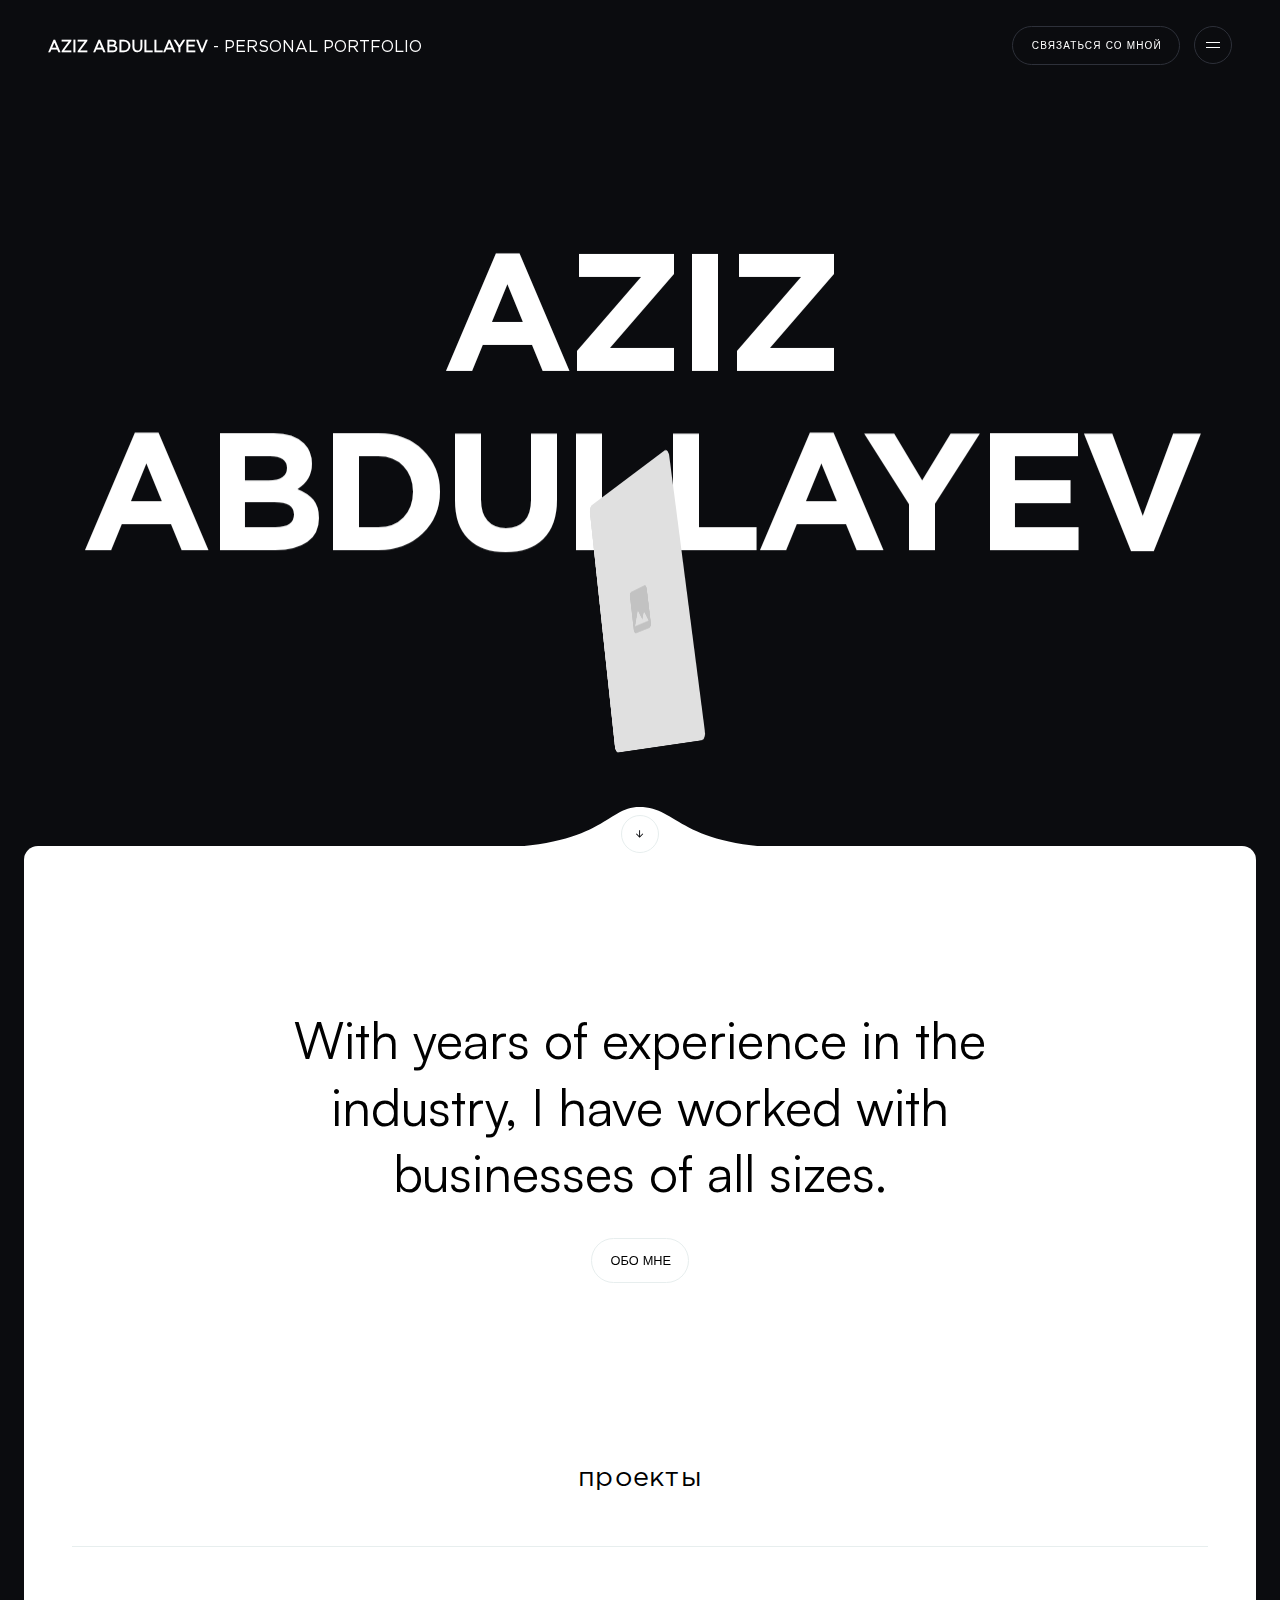
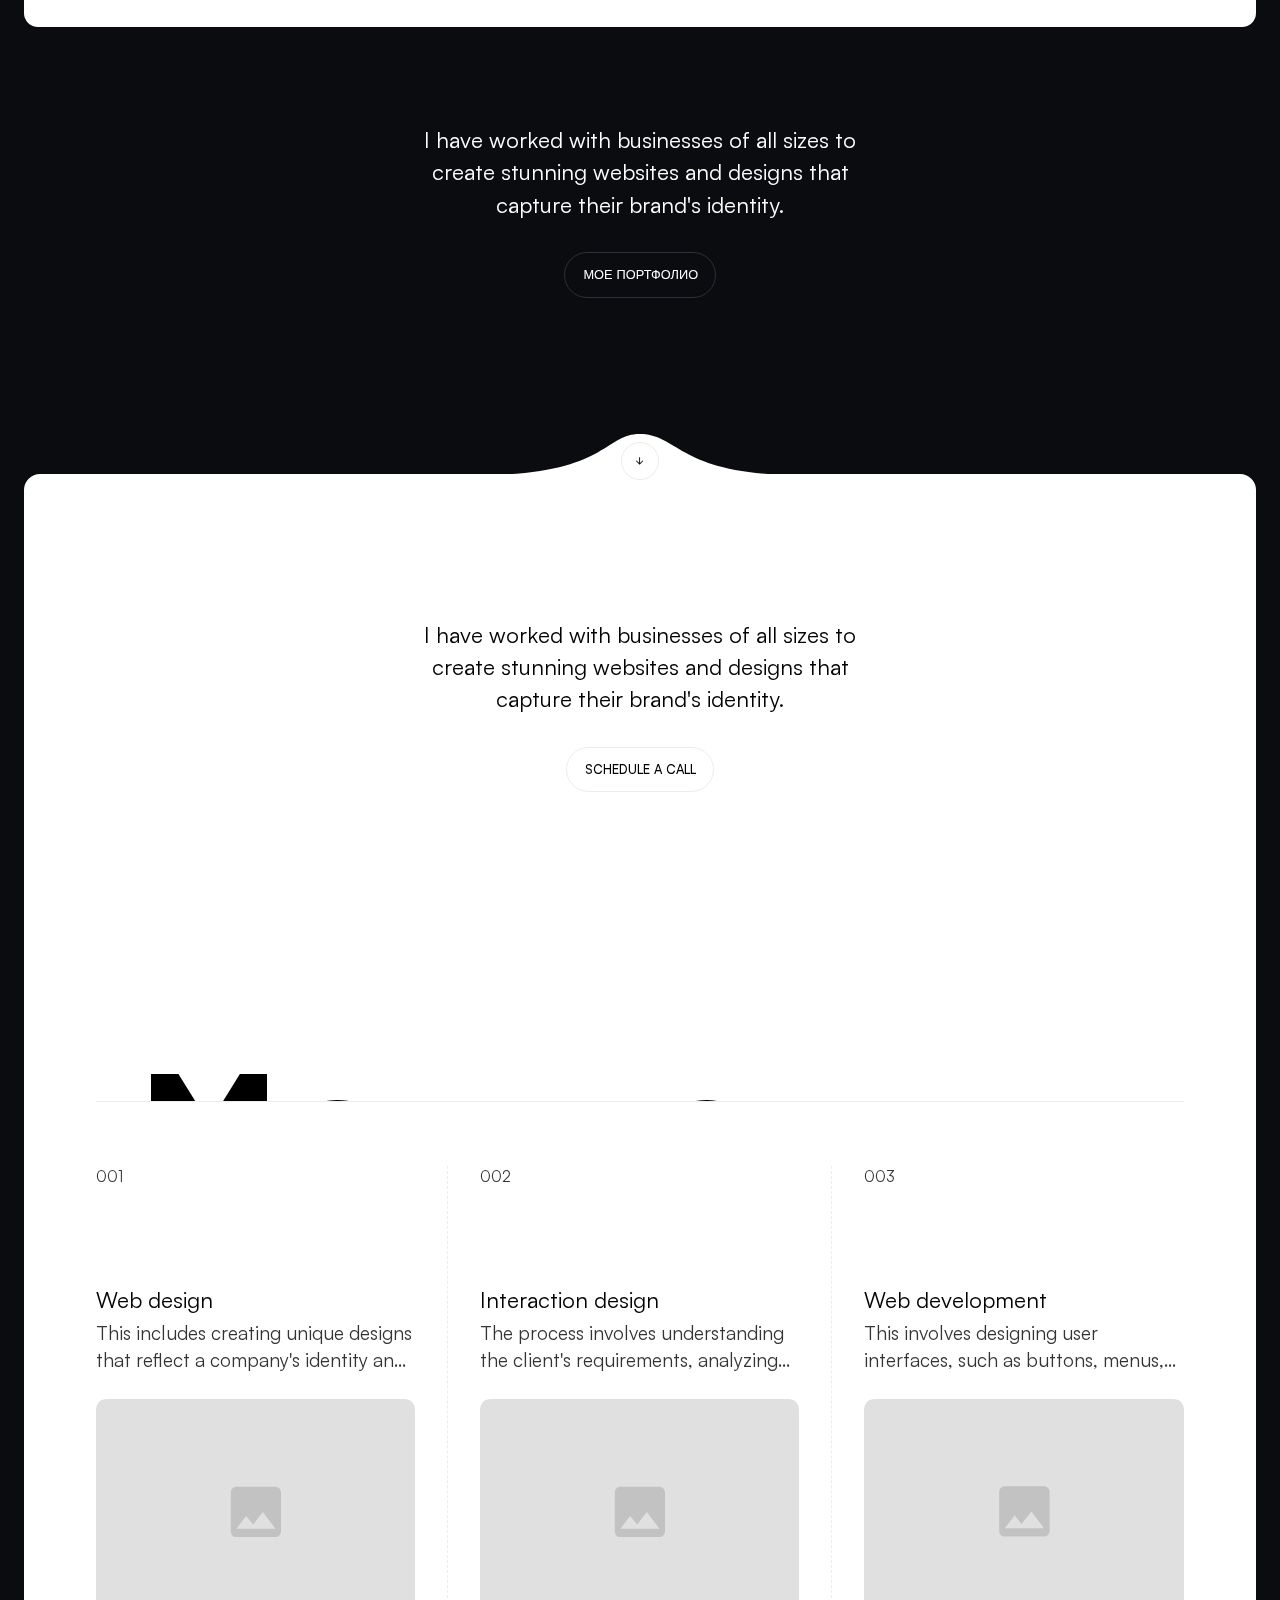
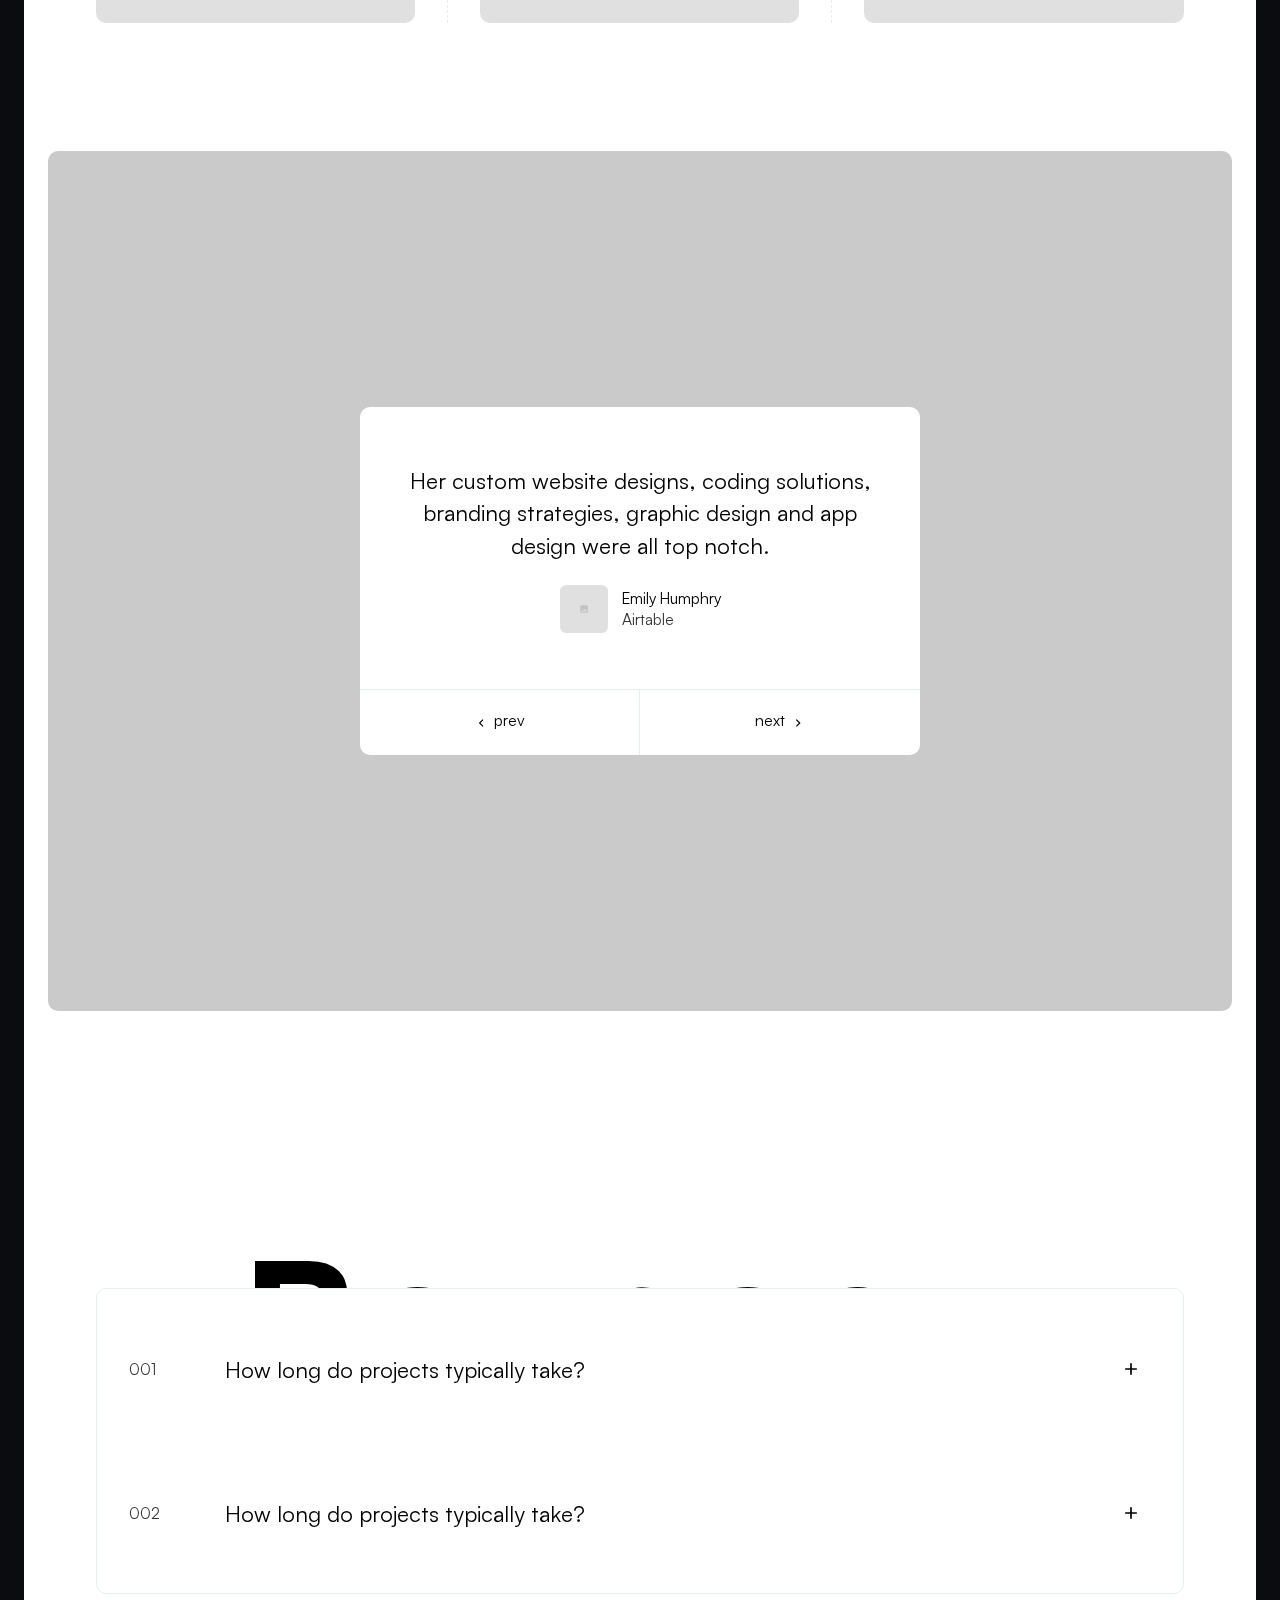
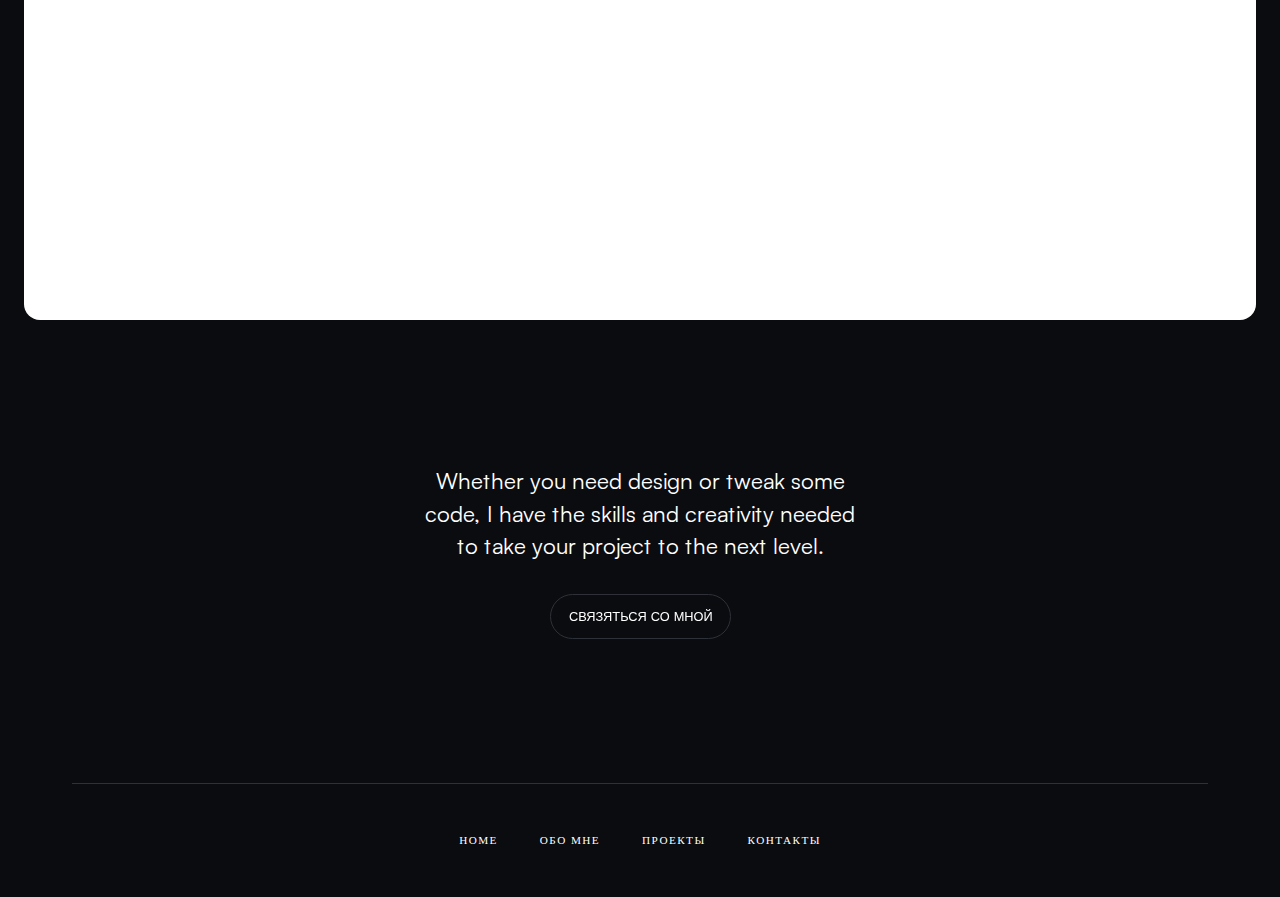
<file: index.htm>
<!DOCTYPE html><html data-wf-page="64b157dfd4194a2c24aa1e99" data-wf-site="assets/trash" lang="ru"><head><meta charset="utf-8"><title>Home small</title><meta content="Home small" property="og:title"><meta content="Home small" property="twitter:title"><meta content="width=device-width, initial-scale=1" name="viewport"><meta content="Webflow" name="generator"><link href="assets/trash/css/styles.css" rel="stylesheet" type="text/css"><link href="https://fonts.googleapis.com" rel="preconnect"><link href="https://fonts.gstatic.com" rel="preconnect" crossorigin="anonymous"><script src="ajax/libs/webfont/1.6.26/webfont.js" type="text/javascript"></script><script type="text/javascript">WebFont.load({  google: {    families: ["Montserrat Alternates:regular"]  }});</script><script type="text/javascript">!function(o,c){var n=c.documentElement,t=" w-mod-";n.className+=t+"js",("ontouchstart"in o||o.DocumentTouch&&c instanceof DocumentTouch)&&(n.className+=t+"touch")}(window,document);</script><link href="assets/logo/logo.svg" rel="shortcut icon" type="image/x-icon"><link href="assets/logo/logo.svg" rel="apple-touch-icon">
</head><body class="body"><div class="page-wrapper"><div class="global-styles w-embed"><style>

/* Make text look crisper and more legible in all browsers */
body {
  -webkit-font-smoothing: antialiased;
  -moz-osx-font-smoothing: grayscale;
  font-smoothing: antialiased;
  text-rendering: optimizeLegibility;
}

/* Focus state style for keyboard navigation for the focusable elements */
*[tabindex]:focus-visible,
  input[type="file"]:focus-visible {
   outline: 0.125rem solid #4d65ff;
   outline-offset: 0.125rem;
}

/* Get rid of top margin on first element in any rich text element */
.w-richtext > :not(div):first-child, .w-richtext > div:first-child > :first-child {
  margin-top: 0 !important;
}

/* Get rid of bottom margin on last element in any rich text element */
.w-richtext>:last-child, .w-richtext ol li:last-child, .w-richtext ul li:last-child {
	margin-bottom: 0 !important;
}

/* Prevent all click and hover interaction with an element */
.pointer-events-off {
	pointer-events: none;
}

/* Enables all click and hover interaction with an element */
.pointer-events-on {
  pointer-events: auto;
}

/* Create a class of .div-square which maintains a 1:1 dimension of a div */
.div-square::after {
	content: "";
	display: block;
	padding-bottom: 100%;
}

/* Make sure containers never lose their center alignment */
.container-medium,.container-small, .container-large {
	margin-right: auto !important;
  margin-left: auto !important;
}

/* 
Make the following elements inherit typography styles from the parent and not have hardcoded values. 
Important: You will not be able to style for example "All Links" in Designer with this CSS applied.
Uncomment this CSS to use it in the project. Leave this message for future hand-off.
*/
/*
a,
.w-input,
.w-select,
.w-tab-link,
.w-nav-link,
.w-dropdown-btn,
.w-dropdown-toggle,
.w-dropdown-link {
  color: inherit;
  text-decoration: inherit;
  font-size: inherit;
}
*/

/* Apply "..." after 3 lines of text */
.text-style-3lines {
	display: -webkit-box;
	overflow: hidden;
	-webkit-line-clamp: 3;
	-webkit-box-orient: vertical;
}

/* Apply "..." after 2 lines of text */
.text-style-2lines {
	display: -webkit-box;
	overflow: hidden;
	-webkit-line-clamp: 2;
	-webkit-box-orient: vertical;
}

/* Adds inline flex display */
.display-inlineflex {
  display: inline-flex;
}

/* These classes are never overwritten */
.hide {
  display: none !important;
}

@media screen and (max-width: 991px) {
    .hide, .hide-tablet {
        display: none !important;
    }
}
  @media screen and (max-width: 767px) {
    .hide-mobile-landscape{
      display: none !important;
    }
}
  @media screen and (max-width: 479px) {
    .hide-mobile{
      display: none !important;
    }
}
 
.margin-0 {
  margin: 0rem !important;
}
  
.padding-0 {
  padding: 0rem !important;
}

.spacing-clean {
padding: 0rem !important;
margin: 0rem !important;
}

.margin-top {
  margin-right: 0rem !important;
  margin-bottom: 0rem !important;
  margin-left: 0rem !important;
}

.padding-top {
  padding-right: 0rem !important;
  padding-bottom: 0rem !important;
  padding-left: 0rem !important;
}
  
.margin-right {
  margin-top: 0rem !important;
  margin-bottom: 0rem !important;
  margin-left: 0rem !important;
}

.padding-right {
  padding-top: 0rem !important;
  padding-bottom: 0rem !important;
  padding-left: 0rem !important;
}

.margin-bottom {
  margin-top: 0rem !important;
  margin-right: 0rem !important;
  margin-left: 0rem !important;
}

.padding-bottom {
  padding-top: 0rem !important;
  padding-right: 0rem !important;
  padding-left: 0rem !important;
}

.margin-left {
  margin-top: 0rem !important;
  margin-right: 0rem !important;
  margin-bottom: 0rem !important;
}
  
.padding-left {
  padding-top: 0rem !important;
  padding-right: 0rem !important;
  padding-bottom: 0rem !important;
}
  
.margin-horizontal {
  margin-top: 0rem !important;
  margin-bottom: 0rem !important;
}

.padding-horizontal {
  padding-top: 0rem !important;
  padding-bottom: 0rem !important;
}

.margin-vertical {
  margin-right: 0rem !important;
  margin-left: 0rem !important;
}
  
.padding-vertical {
  padding-right: 0rem !important;
  padding-left: 0rem !important;
}

</style></div><main class="main-wrapper"><div class="about-hero_navbar"><div class="padding-horizontal padding-medium"><div id="w-node-_9990f78a-f294-0c8f-0b66-9928e91f9a1e-e91f9a1e" data-animation="default" data-collapse="none" data-duration="400" data-easing="ease" data-easing2="ease" role="banner" class="navbar w-nav"><div class="padding-horizontal"><div class="navbar_overlay"></div><div id="w-node-_9990f78a-f294-0c8f-0b66-9928e91f9a1f-e91f9a1e" class="navbar_component"><a href="index.htm" aria-current="page" class="brand w-nav-brand w--current"><div class="text-block"><strong>Aziz abdullayev</strong> - personal portfolio</div></a><nav role="navigation" class="navbar_menu w-nav-menu"><a href="#" class="navlink w-inline-block"><div>Hire me</div></a></nav><div class="w-nav-button"><div class="w-icon-nav-menu"></div></div><div class="navbar_right"><a href="contact.html" class="button hide-mobile-portrait w-inline-block"><div id="nowThis" thattextsplit="hoverTarget" base="20%" class="clip"><div class="hover-text"><div class="text-size-xsmall text-style-allcaps">Связаться со мной</div></div><div class="hover-text bottom-hover-text"><div class="text-size-xsmall text-style-allcaps">нажми на меня!</div></div></div></a><div data-hover="false" data-delay="1000" data-w-id="e4acc428-f7d4-40fd-2558-71aa586d4308" class="navbar_dropdown w-dropdown"><div class="navbar_toggle w-dropdown-toggle"><div class="navbar_line navbar-line-top"></div><div class="navbar_line navbar-line-bottom"></div></div><nav class="navbar_dropdown-list w-dropdown-list"><div class="navbar_drop-content radius-regular"><div class="navbar_link-wrapper"><div id="w-node-dcf96600-dc67-46aa-b261-5e18bb914b2c-e91f9a1e" class="into-view-1"><a href="about.html" class="navbar_link w-inline-block"><div class="heading-style-h5 text-style-allcaps">About</div><div><div class="clip"><div class="hover-arrow left"><div class="icon-1x1-tiny w-embed"><svg width="420" height="420" viewbox="0 0 24 24" fill="none" xmlns="http://www.w3.org/2000/svg">
<path d="M13.1722 12L8.22217 7.04999L9.63617 5.63599L16.0002 12L9.63617 18.364L8.22217 16.95L13.1722 12Z" fill="currentColor"></path>
</svg>
</div></div><div class="hover-arrow"><div class="icon-1x1-tiny w-embed"><svg width="420" height="420" viewbox="0 0 24 24" fill="none" xmlns="http://www.w3.org/2000/svg">
<path d="M13.1722 12L8.22217 7.04999L9.63617 5.63599L16.0002 12L9.63617 18.364L8.22217 16.95L13.1722 12Z" fill="currentColor"></path>
</svg>
</div></div></div></div></a></div><div id="w-node-_801ff30e-95ab-85cf-050c-dad43c1ea620-e91f9a1e" class="into-view-2"><a href="works.html" class="navbar_link w-inline-block"><div class="heading-style-h5 text-style-allcaps">Work</div><div><div class="clip"><div class="hover-arrow left"><div class="icon-1x1-tiny w-embed"><svg width="420" height="420" viewbox="0 0 24 24" fill="none" xmlns="http://www.w3.org/2000/svg">
<path d="M13.1722 12L8.22217 7.04999L9.63617 5.63599L16.0002 12L9.63617 18.364L8.22217 16.95L13.1722 12Z" fill="currentColor"></path>
</svg>
</div></div><div class="hover-arrow"><div class="icon-1x1-tiny w-embed"><svg width="420" height="420" viewbox="0 0 24 24" fill="none" xmlns="http://www.w3.org/2000/svg">
<path d="M13.1722 12L8.22217 7.04999L9.63617 5.63599L16.0002 12L9.63617 18.364L8.22217 16.95L13.1722 12Z" fill="currentColor"></path>
</svg>
</div></div></div></div></a></div><div id="w-node-de31a87d-6672-b57b-39d9-182a3bf92ebb-e91f9a1e" class="into-view-3"><a href="contact.html" class="navbar_link w-inline-block"><div class="heading-style-h5 text-style-allcaps">Contact</div><div><div class="clip"><div class="hover-arrow left"><div class="icon-1x1-tiny w-embed"><svg width="420" height="420" viewbox="0 0 24 24" fill="none" xmlns="http://www.w3.org/2000/svg">
<path d="M13.1722 12L8.22217 7.04999L9.63617 5.63599L16.0002 12L9.63617 18.364L8.22217 16.95L13.1722 12Z" fill="currentColor"></path>
</svg>
</div></div><div class="hover-arrow"><div class="icon-1x1-tiny w-embed"><svg width="420" height="420" viewbox="0 0 24 24" fill="none" xmlns="http://www.w3.org/2000/svg">
<path d="M13.1722 12L8.22217 7.04999L9.63617 5.63599L16.0002 12L9.63617 18.364L8.22217 16.95L13.1722 12Z" fill="currentColor"></path>
</svg>
</div></div></div></div></a></div><div id="w-node-_453bff1a-05a7-bbb8-3bd2-c2cdafdb1f3a-e91f9a1e" class="into-view-4"><a href="#" class="navbar_link w-inline-block"><div class="heading-style-h5 text-style-allcaps">Clone me</div><div><div class="clip"><div class="hover-arrow left"><div class="icon-1x1-tiny w-embed"><svg width="420" height="420" viewbox="0 0 24 24" fill="none" xmlns="http://www.w3.org/2000/svg">
<path d="M13.1722 12L8.22217 7.04999L9.63617 5.63599L16.0002 12L9.63617 18.364L8.22217 16.95L13.1722 12Z" fill="currentColor"></path>
</svg>
</div></div><div class="hover-arrow"><div class="icon-1x1-tiny w-embed"><svg width="420" height="420" viewbox="0 0 24 24" fill="none" xmlns="http://www.w3.org/2000/svg">
<path d="M13.1722 12L8.22217 7.04999L9.63617 5.63599L16.0002 12L9.63617 18.364L8.22217 16.95L13.1722 12Z" fill="currentColor"></path>
</svg>
</div></div></div></div></a></div></div></div></nav></div></div></div></div></div></div></div><section data-w-id="ac4cfc0d-3e39-4290-be56-9510ca35bfb4" class="home-hero"><div class="padding-horizontal padding-medium"><div class="grid-large"><div id="w-node-_6e7df872-1444-4c27-ae3c-6b4673aeb1d3-24aa1e99" class="home-hero-block"><div data-w-id="f9229dca-976e-f012-f753-4e2d139b6694" class="hero-rotate-base"><div data-w-id="bb2ebf59-e0b0-aea3-b323-f5c440cb98b2" style="opacity:0;-webkit-transform:translate3d(0, 85%, 0) scale3d(1, 1, 1) rotateX(0) rotateY(0) rotateZ(0) skew(0, 0);-moz-transform:translate3d(0, 85%, 0) scale3d(1, 1, 1) rotateX(0) rotateY(0) rotateZ(0) skew(0, 0);-ms-transform:translate3d(0, 85%, 0) scale3d(1, 1, 1) rotateX(0) rotateY(0) rotateZ(0) skew(0, 0);transform:translate3d(0, 85%, 0) scale3d(1, 1, 1) rotateX(0) rotateY(0) rotateZ(0) skew(0, 0)" class="hero-rotate-image"><div style="-webkit-transform:translate3d(0, 0, 0) scale3d(0.65, 0.65, 1) rotateX(0) rotateY(180deg) rotateZ(25deg) skew(0, 0);-moz-transform:translate3d(0, 0, 0) scale3d(0.65, 0.65, 1) rotateX(0) rotateY(180deg) rotateZ(25deg) skew(0, 0);-ms-transform:translate3d(0, 0, 0) scale3d(0.65, 0.65, 1) rotateX(0) rotateY(180deg) rotateZ(25deg) skew(0, 0);transform:translate3d(0, 0, 0) scale3d(0.65, 0.65, 1) rotateX(0) rotateY(180deg) rotateZ(25deg) skew(0, 0);transform-style:preserve-3d" class="hero-rotate-item radius-regular"><div class="hero-rotate-height"></div><img src="assets/trash/64b157dfd4194a2c24aa1e6b_image.svg" loading="lazy" alt="" class="image-fill"></div></div></div><div id="w-node-d74ddeb5-c20c-63ef-8fb2-00407a060d1e-24aa1e99" class="home-hero-intro"><div class="clip"><div data-w-id="6d70cae9-6fa2-0bca-a40d-ceb75c4678a0" class="loader-step-one"><h1 split-text="" class="heading-style-huge text-color-white text-align-center"><span style="-webkit-transform:translate3d(0, 100%, 0) scale3d(1, 1, 1) rotateX(0) rotateY(0) rotateZ(0) skew(0, 0);-moz-transform:translate3d(0, 100%, 0) scale3d(1, 1, 1) rotateX(0) rotateY(0) rotateZ(0) skew(0, 0);-ms-transform:translate3d(0, 100%, 0) scale3d(1, 1, 1) rotateX(0) rotateY(0) rotateZ(0) skew(0, 0);transform:translate3d(0, 100%, 0) scale3d(1, 1, 1) rotateX(0) rotateY(0) rotateZ(0) skew(0, 0)" class="letter-1">Aziz</span><br></h1></div></div><div class="clip"><div data-w-id="b495770d-3ec1-918e-d71f-33340b2f0a35" class="loader-step-two"><h1 split-text="" class="heading-style-huge text-color-white text-align-center"><span style="-webkit-transform:translate3d(0, 100%, 0) scale3d(1, 1, 1) rotateX(0) rotateY(0) rotateZ(0) skew(0, 0);-moz-transform:translate3d(0, 100%, 0) scale3d(1, 1, 1) rotateX(0) rotateY(0) rotateZ(0) skew(0, 0);-ms-transform:translate3d(0, 100%, 0) scale3d(1, 1, 1) rotateX(0) rotateY(0) rotateZ(0) skew(0, 0);transform:translate3d(0, 100%, 0) scale3d(1, 1, 1) rotateX(0) rotateY(0) rotateZ(0) skew(0, 0)" class="letter-1">Abdullayev</span></h1></div></div></div></div></div></div></section><section class="home-about"><div class="padding-horizontal padding-small"><div class="grid-large"><div id="intro" class="home-about-block w-node-_268712a1-d5ba-90dc-2dd1-5152fb162c24-24aa1e99"><div class="curve-block-center"><a id="right" href="#intro" class="curve-link w-inline-block"><div class="curve-arrow"><div class="clip"><div class="hover-arrow top"><div class="icon w-embed"><svg width="420" height="420" viewbox="0 0 24 24" fill="none" xmlns="http://www.w3.org/2000/svg">
<path d="M13.0002 16.172L18.3642 10.808L19.7782 12.222L12.0002 20L4.22217 12.222L5.63617 10.808L11.0002 16.172V4H13.0002V16.172Z" fill="currentColor"></path>
</svg>
</div></div><div class="hover-arrow"><div class="icon w-embed"><svg width="420" height="420" viewbox="0 0 24 24" fill="none" xmlns="http://www.w3.org/2000/svg">
<path d="M13.0002 16.172L18.3642 10.808L19.7782 12.222L12.0002 20L4.22217 12.222L5.63617 10.808L11.0002 16.172V4H13.0002V16.172Z" fill="currentColor"></path>
</svg>
</div></div></div></div><img src="assets/trash/64b157dfd4194a2c24aa1e6f_Pre-order_curve.svg" loading="lazy" alt=""></a></div><div class="padding-horizontal padding-medium"><div class="home-about-top"><div class="padding-vertical padding-xlarge"><div class="home-about-intro"><div split-text=" " class="text-size-xlarge text-align-center">With years of experience in the industry, I have worked with businesses of all sizes.</div><a href="about.html" class="button is-light w-inline-block"><div id="nowThis" thattextsplit="hoverTarget" base="20%" class="clip"><div class="hover-text"><div class="text-size-xsmall">Обо мне</div></div><div class="hover-text bottom-hover-text"><div class="text-size-xsmall">Обо мне</div></div></div></a></div></div><div data-w-id="45d2a386-614e-c243-8e80-f59ea4859d64" class="row-title-block"><div class="letter-animation"><div style="-webkit-transform:translate3d(0, 100%, 0) scale3d(1, 1, 1) rotateX(0) rotateY(0) rotateZ(0) skew(0, 0);-moz-transform:translate3d(0, 100%, 0) scale3d(1, 1, 1) rotateX(0) rotateY(0) rotateZ(0) skew(0, 0);-ms-transform:translate3d(0, 100%, 0) scale3d(1, 1, 1) rotateX(0) rotateY(0) rotateZ(0) skew(0, 0);transform:translate3d(0, 100%, 0) scale3d(1, 1, 1) rotateX(0) rotateY(0) rotateZ(0) skew(0, 0)" class="letter-1"></div><div style="-webkit-transform:translate3d(0, 100%, 0) scale3d(1, 1, 1) rotateX(0) rotateY(0) rotateZ(0) skew(0, 0);-moz-transform:translate3d(0, 100%, 0) scale3d(1, 1, 1) rotateX(0) rotateY(0) rotateZ(0) skew(0, 0);-ms-transform:translate3d(0, 100%, 0) scale3d(1, 1, 1) rotateX(0) rotateY(0) rotateZ(0) skew(0, 0);transform:translate3d(0, 100%, 0) scale3d(1, 1, 1) rotateX(0) rotateY(0) rotateZ(0) skew(0, 0)" class="letter-2"></div><div style="-webkit-transform:translate3d(0, 100%, 0) scale3d(1, 1, 1) rotateX(0) rotateY(0) rotateZ(0) skew(0, 0);-moz-transform:translate3d(0, 100%, 0) scale3d(1, 1, 1) rotateX(0) rotateY(0) rotateZ(0) skew(0, 0);-ms-transform:translate3d(0, 100%, 0) scale3d(1, 1, 1) rotateX(0) rotateY(0) rotateZ(0) skew(0, 0);transform:translate3d(0, 100%, 0) scale3d(1, 1, 1) rotateX(0) rotateY(0) rotateZ(0) skew(0, 0)" class="letter-3"></div><div style="-webkit-transform:translate3d(0, 100%, 0) scale3d(1, 1, 1) rotateX(0) rotateY(0) rotateZ(0) skew(0, 0);-moz-transform:translate3d(0, 100%, 0) scale3d(1, 1, 1) rotateX(0) rotateY(0) rotateZ(0) skew(0, 0);-ms-transform:translate3d(0, 100%, 0) scale3d(1, 1, 1) rotateX(0) rotateY(0) rotateZ(0) skew(0, 0);transform:translate3d(0, 100%, 0) scale3d(1, 1, 1) rotateX(0) rotateY(0) rotateZ(0) skew(0, 0)" class="letter-4"></div><div style="-webkit-transform:translate3d(0, 100%, 0) scale3d(1, 1, 1) rotateX(0) rotateY(0) rotateZ(0) skew(0, 0);-moz-transform:translate3d(0, 100%, 0) scale3d(1, 1, 1) rotateX(0) rotateY(0) rotateZ(0) skew(0, 0);-ms-transform:translate3d(0, 100%, 0) scale3d(1, 1, 1) rotateX(0) rotateY(0) rotateZ(0) skew(0, 0);transform:translate3d(0, 100%, 0) scale3d(1, 1, 1) rotateX(0) rotateY(0) rotateZ(0) skew(0, 0)" class="letter-5"></div><div style="-webkit-transform:translate3d(0, 100%, 0) scale3d(1, 1, 1) rotateX(0) rotateY(0) rotateZ(0) skew(0, 0);-moz-transform:translate3d(0, 100%, 0) scale3d(1, 1, 1) rotateX(0) rotateY(0) rotateZ(0) skew(0, 0);-ms-transform:translate3d(0, 100%, 0) scale3d(1, 1, 1) rotateX(0) rotateY(0) rotateZ(0) skew(0, 0);transform:translate3d(0, 100%, 0) scale3d(1, 1, 1) rotateX(0) rotateY(0) rotateZ(0) skew(0, 0)" class="letter-6"></div><div style="-webkit-transform:translate3d(0, 100%, 0) scale3d(1, 1, 1) rotateX(0) rotateY(0) rotateZ(0) skew(0, 0);-moz-transform:translate3d(0, 100%, 0) scale3d(1, 1, 1) rotateX(0) rotateY(0) rotateZ(0) skew(0, 0);-ms-transform:translate3d(0, 100%, 0) scale3d(1, 1, 1) rotateX(0) rotateY(0) rotateZ(0) skew(0, 0);transform:translate3d(0, 100%, 0) scale3d(1, 1, 1) rotateX(0) rotateY(0) rotateZ(0) skew(0, 0)" class="letter-7"></div><div style="-webkit-transform:translate3d(0, 100%, 0) scale3d(1, 1, 1) rotateX(0) rotateY(0) rotateZ(0) skew(0, 0);-moz-transform:translate3d(0, 100%, 0) scale3d(1, 1, 1) rotateX(0) rotateY(0) rotateZ(0) skew(0, 0);-ms-transform:translate3d(0, 100%, 0) scale3d(1, 1, 1) rotateX(0) rotateY(0) rotateZ(0) skew(0, 0);transform:translate3d(0, 100%, 0) scale3d(1, 1, 1) rotateX(0) rotateY(0) rotateZ(0) skew(0, 0)" class="letter-8"></div><div style="-webkit-transform:translate3d(0, 100%, 0) scale3d(1, 1, 1) rotateX(0) rotateY(0) rotateZ(0) skew(0, 0);-moz-transform:translate3d(0, 100%, 0) scale3d(1, 1, 1) rotateX(0) rotateY(0) rotateZ(0) skew(0, 0);-ms-transform:translate3d(0, 100%, 0) scale3d(1, 1, 1) rotateX(0) rotateY(0) rotateZ(0) skew(0, 0);transform:translate3d(0, 100%, 0) scale3d(1, 1, 1) rotateX(0) rotateY(0) rotateZ(0) skew(0, 0)" class="letter-9"></div><div style="-webkit-transform:translate3d(0, 100%, 0) scale3d(1, 1, 1) rotateX(0) rotateY(0) rotateZ(0) skew(0, 0);-moz-transform:translate3d(0, 100%, 0) scale3d(1, 1, 1) rotateX(0) rotateY(0) rotateZ(0) skew(0, 0);-ms-transform:translate3d(0, 100%, 0) scale3d(1, 1, 1) rotateX(0) rotateY(0) rotateZ(0) skew(0, 0);transform:translate3d(0, 100%, 0) scale3d(1, 1, 1) rotateX(0) rotateY(0) rotateZ(0) skew(0, 0)" class="letter-10"></div></div><div class="row-title"><div class="row-title-clip"><div class="row-title-text text-align-center">проекты</div></div><div class="row-title-bottom"></div></div></div></div></div></div></div></div></section><section class="home-about"><div class="padding-horizontal padding-small"><div class="grid-large"><div id="w-node-_5c3f8f70-646c-b32e-c283-d182c9b391c4-24aa1e99" class="padding-vertical padding-xlarge"><div id="w-node-_5c3f8f70-646c-b32e-c283-d182c9b391c0-24aa1e99" class="home-work-block"><div class="home-work-top"><div class="home-service-intro"><div class="text-size-large text-align-center">I have worked with businesses of all sizes to create stunning websites and designs that capture their brand&#x27;s identity.</div><a href="works.html" class="button w-inline-block"><div id="nowThis" thattextsplit="hoverTarget" base="20%" class="clip"><div class="hover-text"><div class="text-size-xsmall">Мое портфолио</div></div><div class="hover-text bottom-hover-text"><div class="text-size-xsmall">Показать</div></div></div></a></div></div><div class="home-work-bottom"><div data-w-id="fa0d9330-b467-34c3-6a7e-e37a46349075" class="line line-wrap_topleft"><div style="-webkit-transform:translate3d(-100%, 0, 0) scale3d(1, 1, 1) rotateX(0) rotateY(0) rotateZ(0) skew(0, 0);-moz-transform:translate3d(-100%, 0, 0) scale3d(1, 1, 1) rotateX(0) rotateY(0) rotateZ(0) skew(0, 0);-ms-transform:translate3d(-100%, 0, 0) scale3d(1, 1, 1) rotateX(0) rotateY(0) rotateZ(0) skew(0, 0);transform:translate3d(-100%, 0, 0) scale3d(1, 1, 1) rotateX(0) rotateY(0) rotateZ(0) skew(0, 0)" class="line-fill"></div></div></div></div></div></div></div></section><section class="home-about"><div class="padding-horizontal padding-small"><div class="grid-large"><div id="services" class="home-service-block w-node-_54a6c794-4338-ce36-32f9-a99b700b0724-24aa1e99"><div class="curve-block-center"><a id="right" href="#services" class="curve-link w-inline-block"><div class="curve-arrow"><div class="clip"><div class="hover-arrow top"><div class="icon w-embed"><svg width="420" height="420" viewbox="0 0 24 24" fill="none" xmlns="http://www.w3.org/2000/svg">
<path d="M13.0002 16.172L18.3642 10.808L19.7782 12.222L12.0002 20L4.22217 12.222L5.63617 10.808L11.0002 16.172V4H13.0002V16.172Z" fill="currentColor"></path>
</svg>
</div></div><div class="hover-arrow"><div class="icon w-embed"><svg width="420" height="420" viewbox="0 0 24 24" fill="none" xmlns="http://www.w3.org/2000/svg">
<path d="M13.0002 16.172L18.3642 10.808L19.7782 12.222L12.0002 20L4.22217 12.222L5.63617 10.808L11.0002 16.172V4H13.0002V16.172Z" fill="currentColor"></path>
</svg>
</div></div></div></div><img src="assets/trash/64b157dfd4194a2c24aa1e6f_Pre-order_curve.svg" loading="lazy" alt=""></a></div><div class="padding-top padding-huge"><div class="padding-horizontal padding-medium"><div class="home-service-top"><div class="home-service-intro"><div class="text-size-large text-align-center">I have worked with businesses of all sizes to create stunning websites and designs that capture their brand&#x27;s identity.</div><a href="contact.html" class="button is-light w-inline-block"><div id="nowThis" thattextsplit="hoverTarget" base="20%" class="clip"><div class="hover-text"><div class="text-size-xsmall">Schedule a call</div></div><div class="hover-text bottom-hover-text"><div class="text-size-xsmall">Schedule a call</div></div></div></a></div></div></div><div class="home-service"><div data-w-id="e9a2ec01-af72-96b6-50cd-acf9ec3cde84" class="row-title-block"><div class="letter-animation"><div style="-webkit-transform:translate3d(0, 100%, 0) scale3d(1, 1, 1) rotateX(0) rotateY(0) rotateZ(0) skew(0, 0);-moz-transform:translate3d(0, 100%, 0) scale3d(1, 1, 1) rotateX(0) rotateY(0) rotateZ(0) skew(0, 0);-ms-transform:translate3d(0, 100%, 0) scale3d(1, 1, 1) rotateX(0) rotateY(0) rotateZ(0) skew(0, 0);transform:translate3d(0, 100%, 0) scale3d(1, 1, 1) rotateX(0) rotateY(0) rotateZ(0) skew(0, 0)" class="letter-1"></div><div style="-webkit-transform:translate3d(0, 100%, 0) scale3d(1, 1, 1) rotateX(0) rotateY(0) rotateZ(0) skew(0, 0);-moz-transform:translate3d(0, 100%, 0) scale3d(1, 1, 1) rotateX(0) rotateY(0) rotateZ(0) skew(0, 0);-ms-transform:translate3d(0, 100%, 0) scale3d(1, 1, 1) rotateX(0) rotateY(0) rotateZ(0) skew(0, 0);transform:translate3d(0, 100%, 0) scale3d(1, 1, 1) rotateX(0) rotateY(0) rotateZ(0) skew(0, 0)" class="letter-2"></div><div style="-webkit-transform:translate3d(0, 100%, 0) scale3d(1, 1, 1) rotateX(0) rotateY(0) rotateZ(0) skew(0, 0);-moz-transform:translate3d(0, 100%, 0) scale3d(1, 1, 1) rotateX(0) rotateY(0) rotateZ(0) skew(0, 0);-ms-transform:translate3d(0, 100%, 0) scale3d(1, 1, 1) rotateX(0) rotateY(0) rotateZ(0) skew(0, 0);transform:translate3d(0, 100%, 0) scale3d(1, 1, 1) rotateX(0) rotateY(0) rotateZ(0) skew(0, 0)" class="letter-3"></div><div style="-webkit-transform:translate3d(0, 100%, 0) scale3d(1, 1, 1) rotateX(0) rotateY(0) rotateZ(0) skew(0, 0);-moz-transform:translate3d(0, 100%, 0) scale3d(1, 1, 1) rotateX(0) rotateY(0) rotateZ(0) skew(0, 0);-ms-transform:translate3d(0, 100%, 0) scale3d(1, 1, 1) rotateX(0) rotateY(0) rotateZ(0) skew(0, 0);transform:translate3d(0, 100%, 0) scale3d(1, 1, 1) rotateX(0) rotateY(0) rotateZ(0) skew(0, 0)" class="letter-4"></div><div style="-webkit-transform:translate3d(0, 100%, 0) scale3d(1, 1, 1) rotateX(0) rotateY(0) rotateZ(0) skew(0, 0);-moz-transform:translate3d(0, 100%, 0) scale3d(1, 1, 1) rotateX(0) rotateY(0) rotateZ(0) skew(0, 0);-ms-transform:translate3d(0, 100%, 0) scale3d(1, 1, 1) rotateX(0) rotateY(0) rotateZ(0) skew(0, 0);transform:translate3d(0, 100%, 0) scale3d(1, 1, 1) rotateX(0) rotateY(0) rotateZ(0) skew(0, 0)" class="letter-5"></div><div style="-webkit-transform:translate3d(0, 100%, 0) scale3d(1, 1, 1) rotateX(0) rotateY(0) rotateZ(0) skew(0, 0);-moz-transform:translate3d(0, 100%, 0) scale3d(1, 1, 1) rotateX(0) rotateY(0) rotateZ(0) skew(0, 0);-ms-transform:translate3d(0, 100%, 0) scale3d(1, 1, 1) rotateX(0) rotateY(0) rotateZ(0) skew(0, 0);transform:translate3d(0, 100%, 0) scale3d(1, 1, 1) rotateX(0) rotateY(0) rotateZ(0) skew(0, 0)" class="letter-6"></div><div style="-webkit-transform:translate3d(0, 100%, 0) scale3d(1, 1, 1) rotateX(0) rotateY(0) rotateZ(0) skew(0, 0);-moz-transform:translate3d(0, 100%, 0) scale3d(1, 1, 1) rotateX(0) rotateY(0) rotateZ(0) skew(0, 0);-ms-transform:translate3d(0, 100%, 0) scale3d(1, 1, 1) rotateX(0) rotateY(0) rotateZ(0) skew(0, 0);transform:translate3d(0, 100%, 0) scale3d(1, 1, 1) rotateX(0) rotateY(0) rotateZ(0) skew(0, 0)" class="letter-7"></div><div style="-webkit-transform:translate3d(0, 100%, 0) scale3d(1, 1, 1) rotateX(0) rotateY(0) rotateZ(0) skew(0, 0);-moz-transform:translate3d(0, 100%, 0) scale3d(1, 1, 1) rotateX(0) rotateY(0) rotateZ(0) skew(0, 0);-ms-transform:translate3d(0, 100%, 0) scale3d(1, 1, 1) rotateX(0) rotateY(0) rotateZ(0) skew(0, 0);transform:translate3d(0, 100%, 0) scale3d(1, 1, 1) rotateX(0) rotateY(0) rotateZ(0) skew(0, 0)" class="letter-8"></div><div style="-webkit-transform:translate3d(0, 100%, 0) scale3d(1, 1, 1) rotateX(0) rotateY(0) rotateZ(0) skew(0, 0);-moz-transform:translate3d(0, 100%, 0) scale3d(1, 1, 1) rotateX(0) rotateY(0) rotateZ(0) skew(0, 0);-ms-transform:translate3d(0, 100%, 0) scale3d(1, 1, 1) rotateX(0) rotateY(0) rotateZ(0) skew(0, 0);transform:translate3d(0, 100%, 0) scale3d(1, 1, 1) rotateX(0) rotateY(0) rotateZ(0) skew(0, 0)" class="letter-9"></div><div style="-webkit-transform:translate3d(0, 100%, 0) scale3d(1, 1, 1) rotateX(0) rotateY(0) rotateZ(0) skew(0, 0);-moz-transform:translate3d(0, 100%, 0) scale3d(1, 1, 1) rotateX(0) rotateY(0) rotateZ(0) skew(0, 0);-ms-transform:translate3d(0, 100%, 0) scale3d(1, 1, 1) rotateX(0) rotateY(0) rotateZ(0) skew(0, 0);transform:translate3d(0, 100%, 0) scale3d(1, 1, 1) rotateX(0) rotateY(0) rotateZ(0) skew(0, 0)" class="letter-10"></div></div><div class="row-title"><div class="row-title-clip"><div class="row-title-text text-align-center"><span style="-webkit-transform:translate3d(0, 100%, 0) scale3d(1, 1, 1) rotateX(0) rotateY(0) rotateZ(0) skew(0, 0);-moz-transform:translate3d(0, 100%, 0) scale3d(1, 1, 1) rotateX(0) rotateY(0) rotateZ(0) skew(0, 0);-ms-transform:translate3d(0, 100%, 0) scale3d(1, 1, 1) rotateX(0) rotateY(0) rotateZ(0) skew(0, 0);transform:translate3d(0, 100%, 0) scale3d(1, 1, 1) rotateX(0) rotateY(0) rotateZ(0) skew(0, 0)" class="letter-1">Мои услуги</span></div></div></div></div><div class="padding-horizontal padding-large"><div class="home-service_base"><div class="home-service-list"><div class="home-service_card"><div class="home-service_top"><div class="text-size-small text-style-muted">001</div><div class="home-service_intro"><div class="text-size-large">Web design</div><div class="text-size-regular text-style-muted text-style-2lines">This includes creating unique designs that reflect a company&#x27;s identity and goals, while also taking into account various aspects of page design such as user experience, usability, navigation, content organization and presentation.</div></div></div><div class="home-service_image"><div class="home-service_height"><img src="assets/trash/64b157dfd4194a2c24aa1e6b_image.svg" loading="lazy" alt="" class="image-fill"></div></div></div><div class="home-service_card"><div class="home-service_top"><div class="text-size-small text-style-muted">002</div><div class="home-service_intro"><div class="text-size-large">Interaction design</div><div class="text-size-regular text-style-muted text-style-2lines">The process involves understanding the client&#x27;s requirements, analyzing existing solutions, and then designing, coding, and testing the web application.</div></div></div><div class="home-service_image"><div class="home-service_height"><img src="assets/trash/64b157dfd4194a2c24aa1e6b_image.svg" loading="lazy" alt="" class="image-fill"></div></div></div><div class="home-service_card end"><div class="home-service_top"><div class="text-size-small text-style-muted">003</div><div class="home-service_intro"><div class="text-size-large">Web development</div><div class="text-size-regular text-style-muted text-style-2lines">This involves designing user interfaces, such as buttons, menus, forms, and other</div></div></div><div class="home-service_image"><div class="home-service_height"><img src="assets/trash/64b157dfd4194a2c24aa1e6b_image.svg" loading="lazy" alt="" class="image-fill"></div></div></div></div></div></div></div><div class="home-banner"><div class="padding-horizontal padding-small"><div class="home-banner_com"><div class="home-banner_bkg"><img src="assets/trash/64b157dfd4194a2c24aa1e6b_image.svg" loading="lazy" alt="" class="image-fill"><div class="overlay light-overlay"></div></div><div class="home-banner_content slider-component"><div class="swiper"><div class="home-banner_slider swiper-wrapper"><div class="home-banner_slide swiper-slide"><div><div class="text-size-large text-align-center">Her custom website designs, coding solutions, branding strategies, graphic design and app design were all top notch.</div></div><div class="home-banner_credit"><div class="home-banner_avatar"><img src="assets/trash/64b157dfd4194a2c24aa1e6b_image.svg" loading="lazy" alt="" class="image-fill"></div><div><div class="text-size-small">Emily Humphry</div><div class="text-size-small text-style-muted">Airtable</div></div></div></div><div class="home-banner_slide swiper-slide"><div><div class="text-size-large text-align-center">I highly recommend her to anyone looking for a creative freelancer who can provide comprehensive services tailored specifically to their needs!</div></div><div class="home-banner_credit"><div class="home-banner_avatar"><img src="assets/trash/64b157dfd4194a2c24aa1e6b_image.svg" loading="lazy" alt="" class="image-fill"></div><div><div class="text-size-small">Molly Wilson</div><div class="text-size-small text-style-muted">Facebook</div></div></div></div><div class="home-banner_slide swiper-slide"><div><div class="text-size-large text-align-center">She provided an incredible package of web design and development services that helped us increase our digital presence by 50%.</div></div><div class="home-banner_credit"><div class="home-banner_avatar"><img src="assets/trash/64b157dfd4194a2c24aa1e6b_image.svg" loading="lazy" alt="" class="image-fill"></div><div><div class="text-size-small">Karla Gordon</div><div class="text-size-small text-style-muted">Google</div></div></div></div></div></div><div class="home-banner_nav"><div id="w-node-a837a935-dca2-a76c-9b94-a9cb3179e530-24aa1e99" data-w-id="a837a935-dca2-a76c-9b94-a9cb3179e530" class="slider-arrow swiper-prev"><div class="clip"><div class="hover-arrow right"><div class="icon-1x1-tiny w-embed"><svg width="420" height="420" viewbox="0 0 24 24" fill="none" xmlns="http://www.w3.org/2000/svg">
<path d="M10.828 12L15.778 16.95L14.364 18.364L8 12L14.364 5.63599L15.778 7.04999L10.828 12Z" fill="currentColor"></path>
</svg>
</div></div><div class="hover-arrow"><div class="icon-1x1-tiny w-embed"><svg width="420" height="420" viewbox="0 0 24 24" fill="none" xmlns="http://www.w3.org/2000/svg">
<path d="M10.828 12L15.778 16.95L14.364 18.364L8 12L14.364 5.63599L15.778 7.04999L10.828 12Z" fill="currentColor"></path>
</svg>
</div></div></div><div class="slider-arrow_text"><div class="text-size-small">prev</div></div></div><div id="w-node-_8b9b0a96-ccd8-223c-687e-06fbe0610f98-24aa1e99" data-w-id="8b9b0a96-ccd8-223c-687e-06fbe0610f98" class="slider-arrow swiper-next"><div class="slider-arrow_text"><div class="text-size-small">next</div></div><div class="clip"><div class="hover-arrow left"><div class="icon-1x1-tiny w-embed"><svg width="420" height="420" viewbox="0 0 24 24" fill="none" xmlns="http://www.w3.org/2000/svg">
<path d="M13.1722 12L8.22217 7.04999L9.63617 5.63599L16.0002 12L9.63617 18.364L8.22217 16.95L13.1722 12Z" fill="currentColor"></path>
</svg>
</div></div><div class="hover-arrow"><div class="icon-1x1-tiny w-embed"><svg width="420" height="420" viewbox="0 0 24 24" fill="none" xmlns="http://www.w3.org/2000/svg">
<path d="M13.1722 12L8.22217 7.04999L9.63617 5.63599L16.0002 12L9.63617 18.364L8.22217 16.95L13.1722 12Z" fill="currentColor"></path>
</svg>
</div></div></div></div></div></div></div></div></div><div class="padding-horizontal padding-large"><div class="padding-bottom padding-large"><div class="home-service_grid"><div class="padding-top"><div data-w-id="09cc2264-e26a-5070-b27f-86bb62b63af6" class="row-title-block"><div class="letter-animation"><div style="-webkit-transform:translate3d(0, 100%, 0) scale3d(1, 1, 1) rotateX(0) rotateY(0) rotateZ(0) skew(0, 0);-moz-transform:translate3d(0, 100%, 0) scale3d(1, 1, 1) rotateX(0) rotateY(0) rotateZ(0) skew(0, 0);-ms-transform:translate3d(0, 100%, 0) scale3d(1, 1, 1) rotateX(0) rotateY(0) rotateZ(0) skew(0, 0);transform:translate3d(0, 100%, 0) scale3d(1, 1, 1) rotateX(0) rotateY(0) rotateZ(0) skew(0, 0)" class="letter-1"></div><div style="-webkit-transform:translate3d(0, 100%, 0) scale3d(1, 1, 1) rotateX(0) rotateY(0) rotateZ(0) skew(0, 0);-moz-transform:translate3d(0, 100%, 0) scale3d(1, 1, 1) rotateX(0) rotateY(0) rotateZ(0) skew(0, 0);-ms-transform:translate3d(0, 100%, 0) scale3d(1, 1, 1) rotateX(0) rotateY(0) rotateZ(0) skew(0, 0);transform:translate3d(0, 100%, 0) scale3d(1, 1, 1) rotateX(0) rotateY(0) rotateZ(0) skew(0, 0)" class="letter-2"></div><div style="-webkit-transform:translate3d(0, 100%, 0) scale3d(1, 1, 1) rotateX(0) rotateY(0) rotateZ(0) skew(0, 0);-moz-transform:translate3d(0, 100%, 0) scale3d(1, 1, 1) rotateX(0) rotateY(0) rotateZ(0) skew(0, 0);-ms-transform:translate3d(0, 100%, 0) scale3d(1, 1, 1) rotateX(0) rotateY(0) rotateZ(0) skew(0, 0);transform:translate3d(0, 100%, 0) scale3d(1, 1, 1) rotateX(0) rotateY(0) rotateZ(0) skew(0, 0)" class="letter-3"></div><div style="-webkit-transform:translate3d(0, 100%, 0) scale3d(1, 1, 1) rotateX(0) rotateY(0) rotateZ(0) skew(0, 0);-moz-transform:translate3d(0, 100%, 0) scale3d(1, 1, 1) rotateX(0) rotateY(0) rotateZ(0) skew(0, 0);-ms-transform:translate3d(0, 100%, 0) scale3d(1, 1, 1) rotateX(0) rotateY(0) rotateZ(0) skew(0, 0);transform:translate3d(0, 100%, 0) scale3d(1, 1, 1) rotateX(0) rotateY(0) rotateZ(0) skew(0, 0)" class="letter-4"></div><div style="-webkit-transform:translate3d(0, 100%, 0) scale3d(1, 1, 1) rotateX(0) rotateY(0) rotateZ(0) skew(0, 0);-moz-transform:translate3d(0, 100%, 0) scale3d(1, 1, 1) rotateX(0) rotateY(0) rotateZ(0) skew(0, 0);-ms-transform:translate3d(0, 100%, 0) scale3d(1, 1, 1) rotateX(0) rotateY(0) rotateZ(0) skew(0, 0);transform:translate3d(0, 100%, 0) scale3d(1, 1, 1) rotateX(0) rotateY(0) rotateZ(0) skew(0, 0)" class="letter-5"></div><div style="-webkit-transform:translate3d(0, 100%, 0) scale3d(1, 1, 1) rotateX(0) rotateY(0) rotateZ(0) skew(0, 0);-moz-transform:translate3d(0, 100%, 0) scale3d(1, 1, 1) rotateX(0) rotateY(0) rotateZ(0) skew(0, 0);-ms-transform:translate3d(0, 100%, 0) scale3d(1, 1, 1) rotateX(0) rotateY(0) rotateZ(0) skew(0, 0);transform:translate3d(0, 100%, 0) scale3d(1, 1, 1) rotateX(0) rotateY(0) rotateZ(0) skew(0, 0)" class="letter-6"></div><div style="-webkit-transform:translate3d(0, 100%, 0) scale3d(1, 1, 1) rotateX(0) rotateY(0) rotateZ(0) skew(0, 0);-moz-transform:translate3d(0, 100%, 0) scale3d(1, 1, 1) rotateX(0) rotateY(0) rotateZ(0) skew(0, 0);-ms-transform:translate3d(0, 100%, 0) scale3d(1, 1, 1) rotateX(0) rotateY(0) rotateZ(0) skew(0, 0);transform:translate3d(0, 100%, 0) scale3d(1, 1, 1) rotateX(0) rotateY(0) rotateZ(0) skew(0, 0)" class="letter-7"></div><div style="-webkit-transform:translate3d(0, 100%, 0) scale3d(1, 1, 1) rotateX(0) rotateY(0) rotateZ(0) skew(0, 0);-moz-transform:translate3d(0, 100%, 0) scale3d(1, 1, 1) rotateX(0) rotateY(0) rotateZ(0) skew(0, 0);-ms-transform:translate3d(0, 100%, 0) scale3d(1, 1, 1) rotateX(0) rotateY(0) rotateZ(0) skew(0, 0);transform:translate3d(0, 100%, 0) scale3d(1, 1, 1) rotateX(0) rotateY(0) rotateZ(0) skew(0, 0)" class="letter-8"></div><div style="-webkit-transform:translate3d(0, 100%, 0) scale3d(1, 1, 1) rotateX(0) rotateY(0) rotateZ(0) skew(0, 0);-moz-transform:translate3d(0, 100%, 0) scale3d(1, 1, 1) rotateX(0) rotateY(0) rotateZ(0) skew(0, 0);-ms-transform:translate3d(0, 100%, 0) scale3d(1, 1, 1) rotateX(0) rotateY(0) rotateZ(0) skew(0, 0);transform:translate3d(0, 100%, 0) scale3d(1, 1, 1) rotateX(0) rotateY(0) rotateZ(0) skew(0, 0)" class="letter-9"></div><div style="-webkit-transform:translate3d(0, 100%, 0) scale3d(1, 1, 1) rotateX(0) rotateY(0) rotateZ(0) skew(0, 0);-moz-transform:translate3d(0, 100%, 0) scale3d(1, 1, 1) rotateX(0) rotateY(0) rotateZ(0) skew(0, 0);-ms-transform:translate3d(0, 100%, 0) scale3d(1, 1, 1) rotateX(0) rotateY(0) rotateZ(0) skew(0, 0);transform:translate3d(0, 100%, 0) scale3d(1, 1, 1) rotateX(0) rotateY(0) rotateZ(0) skew(0, 0)" class="letter-10"></div></div><div class="row-title"><div class="row-title-clip"><div class="row-title-text text-align-center"><span style="-webkit-transform:translate3d(0, 100%, 0) scale3d(1, 1, 1) rotateX(0) rotateY(0) rotateZ(0) skew(0, 0);-moz-transform:translate3d(0, 100%, 0) scale3d(1, 1, 1) rotateX(0) rotateY(0) rotateZ(0) skew(0, 0);-ms-transform:translate3d(0, 100%, 0) scale3d(1, 1, 1) rotateX(0) rotateY(0) rotateZ(0) skew(0, 0);transform:translate3d(0, 100%, 0) scale3d(1, 1, 1) rotateX(0) rotateY(0) rotateZ(0) skew(0, 0)" class="letter-1">Вопросы</span></div></div></div></div></div><div id="w-node-e2d1d4ff-3daa-4a24-661b-de15c7bf01c6-24aa1e99" class="home-faq-block"><div class="home-faq-list radius-regular"><div data-w-id="635eb179-85f7-067d-94b1-dffe60beb2a9" class="home-faq-item no-border"><div class="home-faq-top"><div id="w-node-_635eb179-85f7-067d-94b1-dffe60beb2ab-60beb2a9" class="home-faq-number"><div id="nowThis" thattextsplit="hoverTarget" base="20%" class="clip"><div class="hover-text"><div class="text-size-small text-style-muted">001</div></div><div class="hover-text bottom-hover-text"><div class="text-size-small text-style-muted">001</div></div></div></div><div class="text-size-large">How long do projects typically take?</div><div class="home-faq-icon"><div class="icon-1x1-small w-embed"><svg width="420" height="420" viewbox="0 0 24 24" fill="none" xmlns="http://www.w3.org/2000/svg">
<path d="M11 11V5H13V11H19V13H13V19H11V13H5V11H11Z" fill="currentColor"></path>
</svg>
</div></div></div><div class="hame-faq-bottom"><div class="home-faq-content radius-regular"><div class="home-faq-text"><div class="text-size-regular text-color-white">This involves creating a custom solution for clients who want an online presence tailored to their specific needs. The process involves understanding the client&#x27;s requirements, analyzing existing solutions, and then designing, coding, and testing the web application.</div></div></div></div><div class="line"><div class="line-fill light-line-fill"></div></div></div><div data-w-id="635eb179-85f7-067d-94b1-dffe60beb2a9" class="home-faq-item no-border"><div class="home-faq-top"><div id="w-node-_635eb179-85f7-067d-94b1-dffe60beb2ab-60beb2a9" class="home-faq-number"><div id="nowThis" thattextsplit="hoverTarget" base="20%" class="clip"><div class="hover-text"><div class="text-size-small text-style-muted">002</div></div><div class="hover-text bottom-hover-text"><div class="text-size-small text-style-muted">002</div></div></div></div><div class="text-size-large">How long do projects typically take?</div><div class="home-faq-icon"><div class="icon-1x1-small w-embed"><svg width="420" height="420" viewbox="0 0 24 24" fill="none" xmlns="http://www.w3.org/2000/svg">
<path d="M11 11V5H13V11H19V13H13V19H11V13H5V11H11Z" fill="currentColor"></path>
</svg>
</div></div></div><div class="hame-faq-bottom"><div class="home-faq-content radius-regular"><div class="home-faq-text"><div class="text-size-regular text-color-white">This involves creating a custom solution for clients who want an online presence tailored to their specific needs. The process involves understanding the client&#x27;s requirements, analyzing existing solutions, and then designing, coding, and testing the web application.</div></div></div></div><div class="line"><div class="line-fill light-line-fill"></div></div></div></div></div></div></div></div></div></div></div></div></section><section class="section-footer1"><div class="padding-horizontal padding-small"><div class="grid-large"><div id="w-node-f17c5aa6-ff54-9c14-64f2-750ce83c15a6-e83c15a3" class="footer-block"><div class="padding-vertical padding-huge"><div class="footer-intro"><div class="text-size-large text-align-center text-color-white">Whether you need design or tweak some code, I have the skills and creativity needed to take your project to the next level.</div><a href="contact.html" class="button w-inline-block"><div id="nowThis" thattextsplit="hoverTarget" base="20%" class="clip"><div class="hover-text"><div class="text-size-xsmall">Связяться со мной</div></div><div class="hover-text bottom-hover-text"><div class="text-size-xsmall">Schedule a call</div></div></div></a></div></div><div class="padding-horizontal padding-medium"><div class="footer-bottom"><div id="w-node-f17c5aa6-ff54-9c14-64f2-750ce83c15b2-e83c15a3" class="footer-menu"><a href="index.htm" aria-current="page" class="footer-link w-inline-block w--current"><div class="text-size-tiny text-style-allcaps">Home</div></a><a href="about.html" class="footer-link w-inline-block"><div class="text-size-tiny text-style-allcaps">Обо мне</div></a><a href="works.html" class="footer-link w-inline-block"><div class="text-size-tiny text-style-allcaps">Проекты</div></a><a href="contact.html" class="footer-link w-inline-block"><div class="text-size-tiny text-style-allcaps">Контакты</div></a></div></div></div></div></div></div></section></main></div><script src="js/jquery-3.5.1.min.dc5e7f18c8.js?site=assets/trash" type="text/javascript" integrity="sha256-9/aliU8dGd2tb6OSsuzixeV4y/faTqgFtohetphbbj0=" crossorigin="anonymous"></script><script src="assets/trash/js/webflow.ec9dea089.js" type="text/javascript"></script><script src="npm/swiper%408/swiper-bundle.min.js"></script>

<script>
document.addEventListener( 'DOMContentLoaded', function() {

$(".slider-component").each(function (index) {
  const swiper = new Swiper($(this).find(".swiper")[0], {
    speed: 750,
    loop: true,
    autoHeight: false,
    centeredSlides: false,
    followFinger: true,
    slidesPerView: "auto",
  /*  autoplay: {
      delay: 1500,
      disableOnInteraction: false
    },
    */
    disableOnInteraction: false,
    mousewheel: {
      forceToAxis: true
    },
    keyboard: {
      enabled: true,
      onlyInViewport: true
    },
    breakpoints: {
      // mobile landscape
      480: {
        slidesPerView: "auto"
      },
      // tablet
      768: {
        slidesPerView: "auto"
      },
      // desktop
      992: {
        slidesPerView: "auto"
      }
    },
    pagination: {
      el: $(this).find(".swiper-bullet-wrapper")[0],
      bulletActiveClass: "is-active",
      bulletClass: "swiper-bullet",
      bulletElement: "button",
      clickable: true
    },
    navigation: {
      nextEl: $(this).find(".swiper-next")[0],
      prevEl: $(this).find(".swiper-prev")[0],
      disabledClass: "is-disabled"
    },
    scrollbar: {
      el: $(this).find(".swiper-drag-wrapper")[0],
      draggable: true,
      dragClass: "swiper-drag",
      snapOnRelease: true
    },
    slideActiveClass: "is-active",
    slideDuplicateActiveClass: "is-active"
  });
  //
});


  });
</script></body></html>
</file>
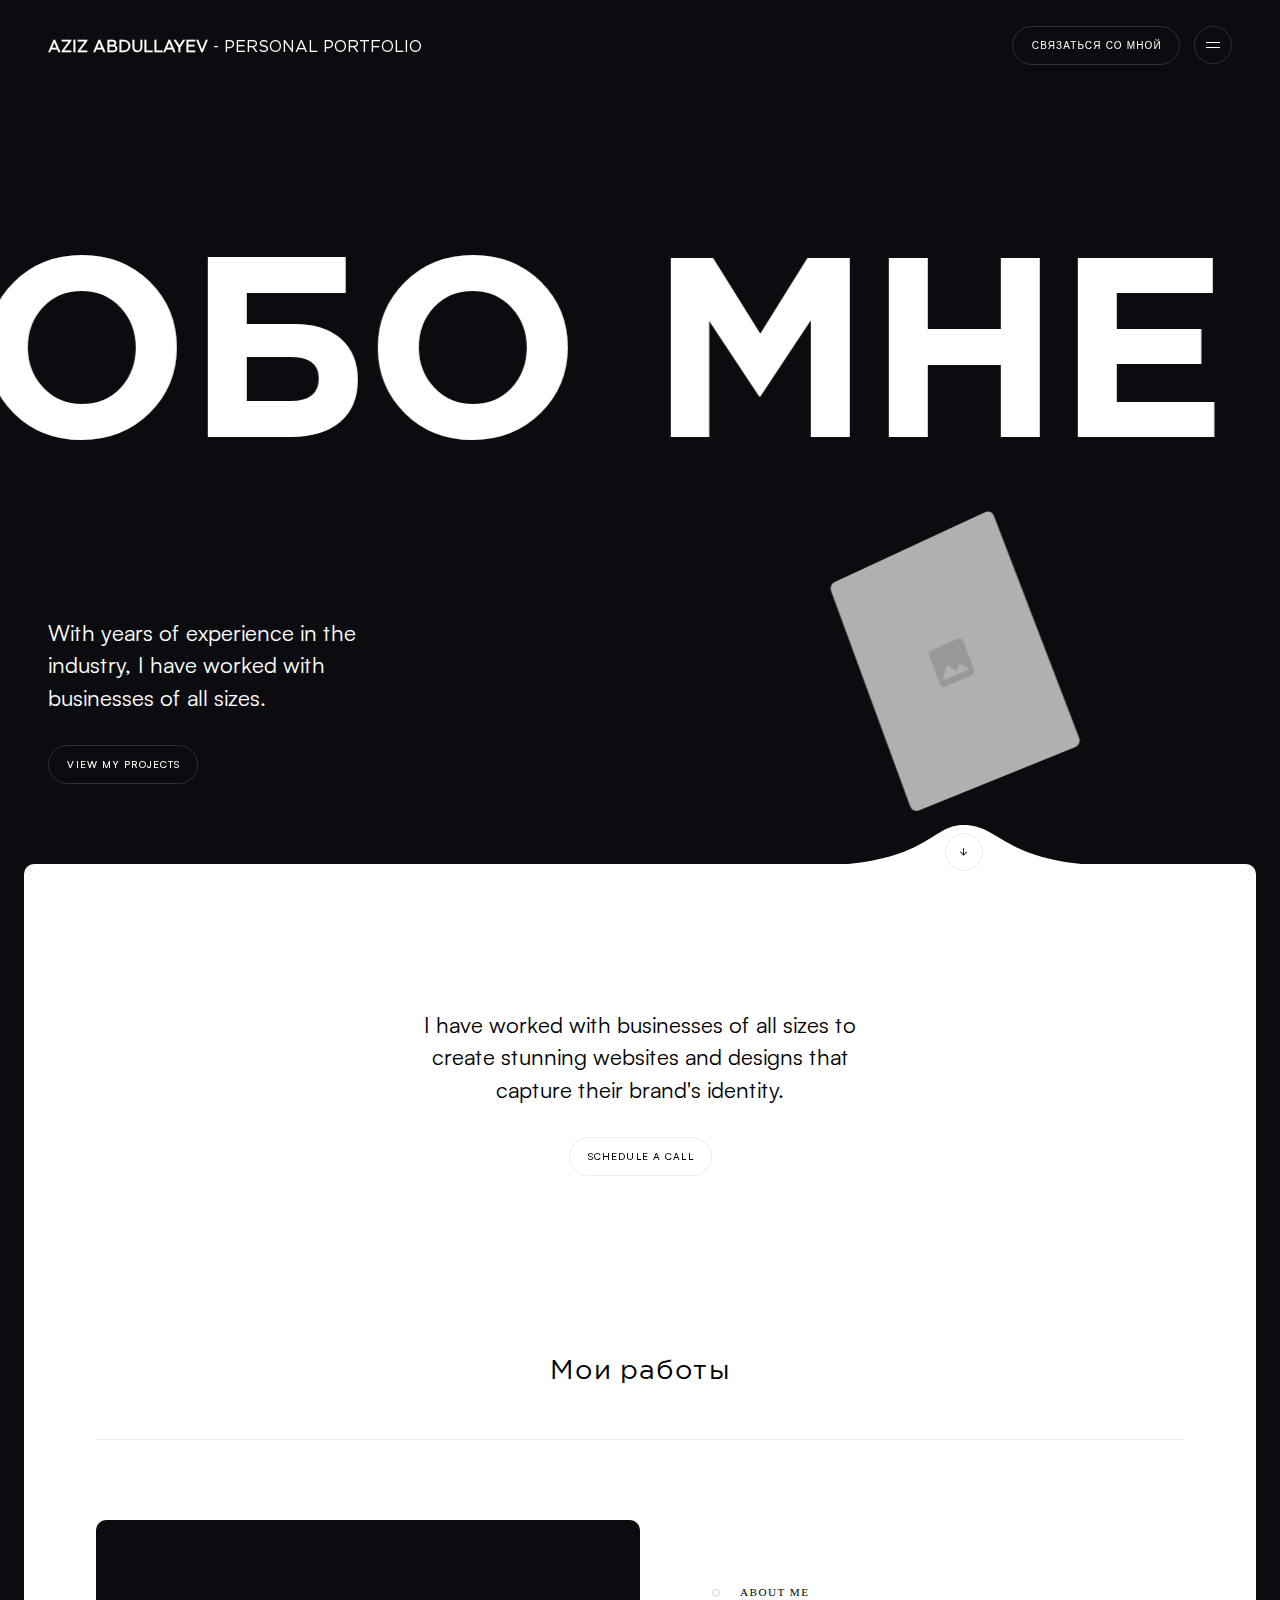
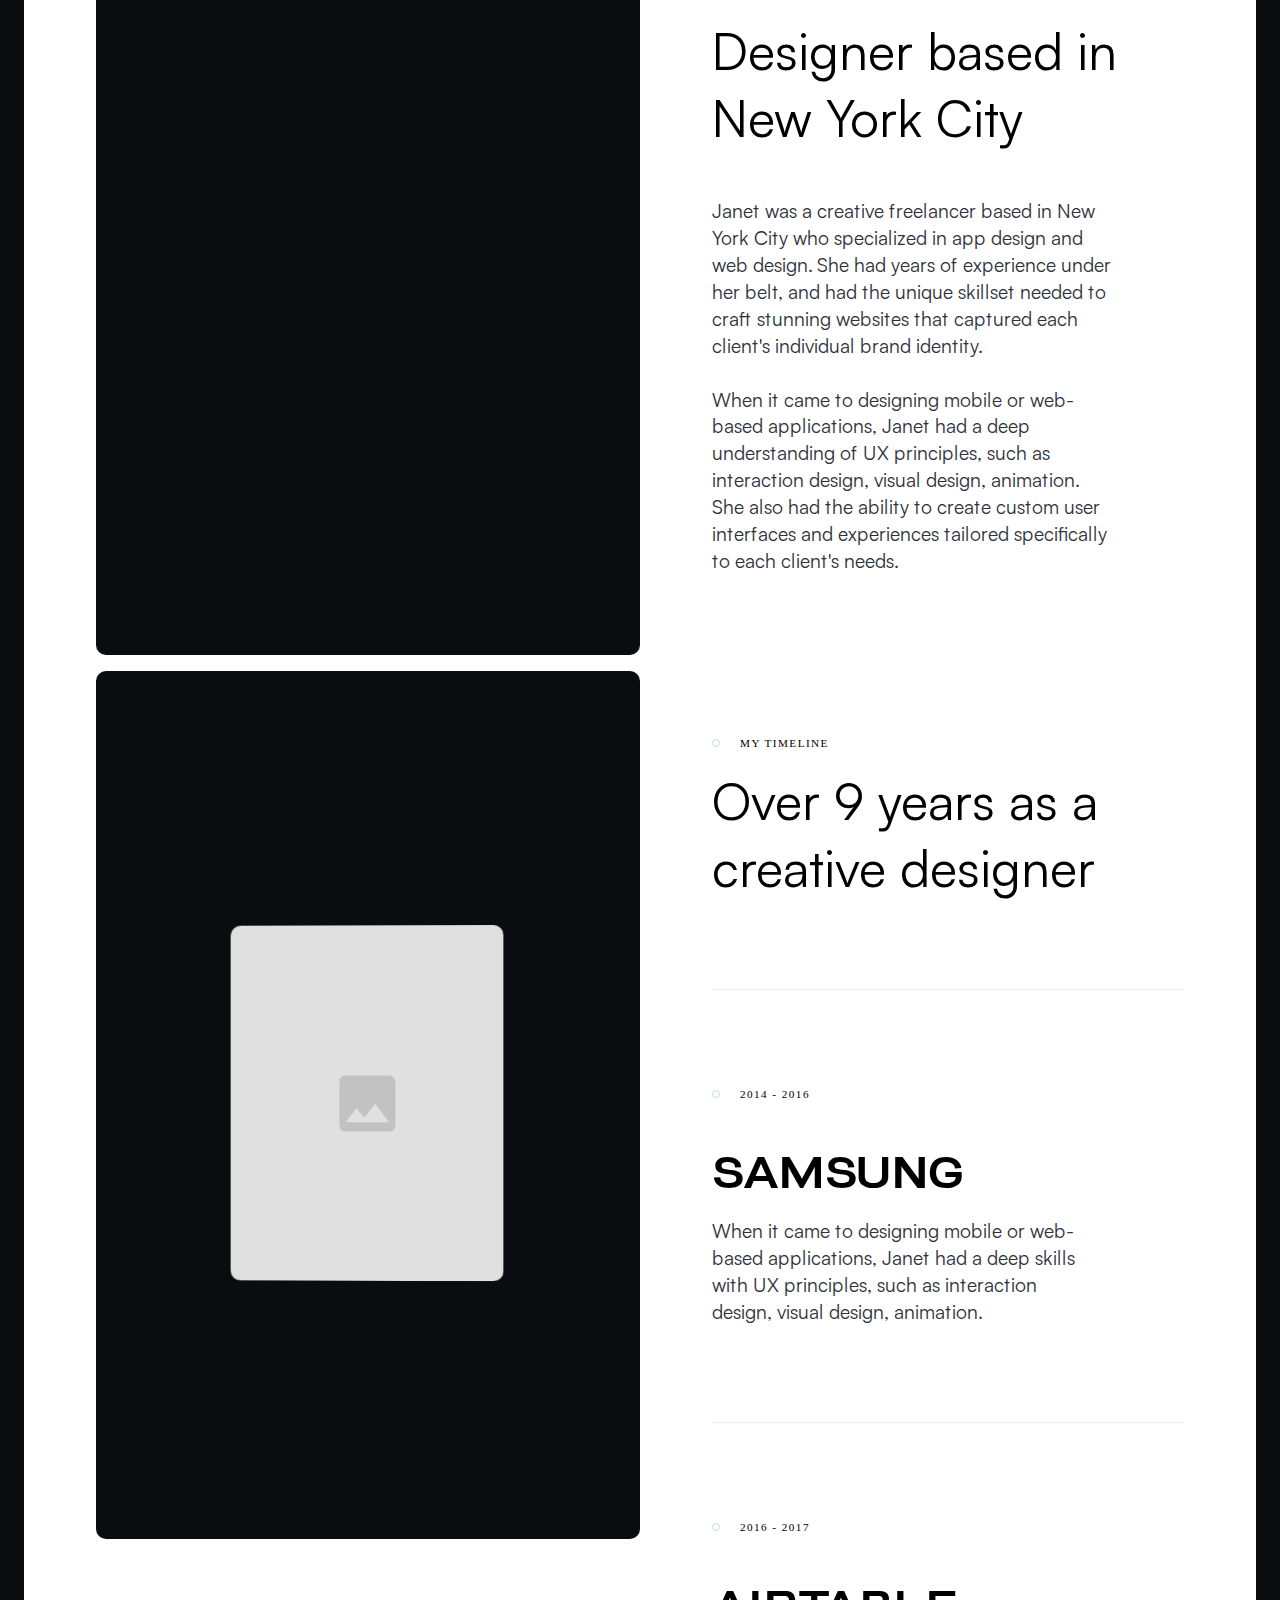
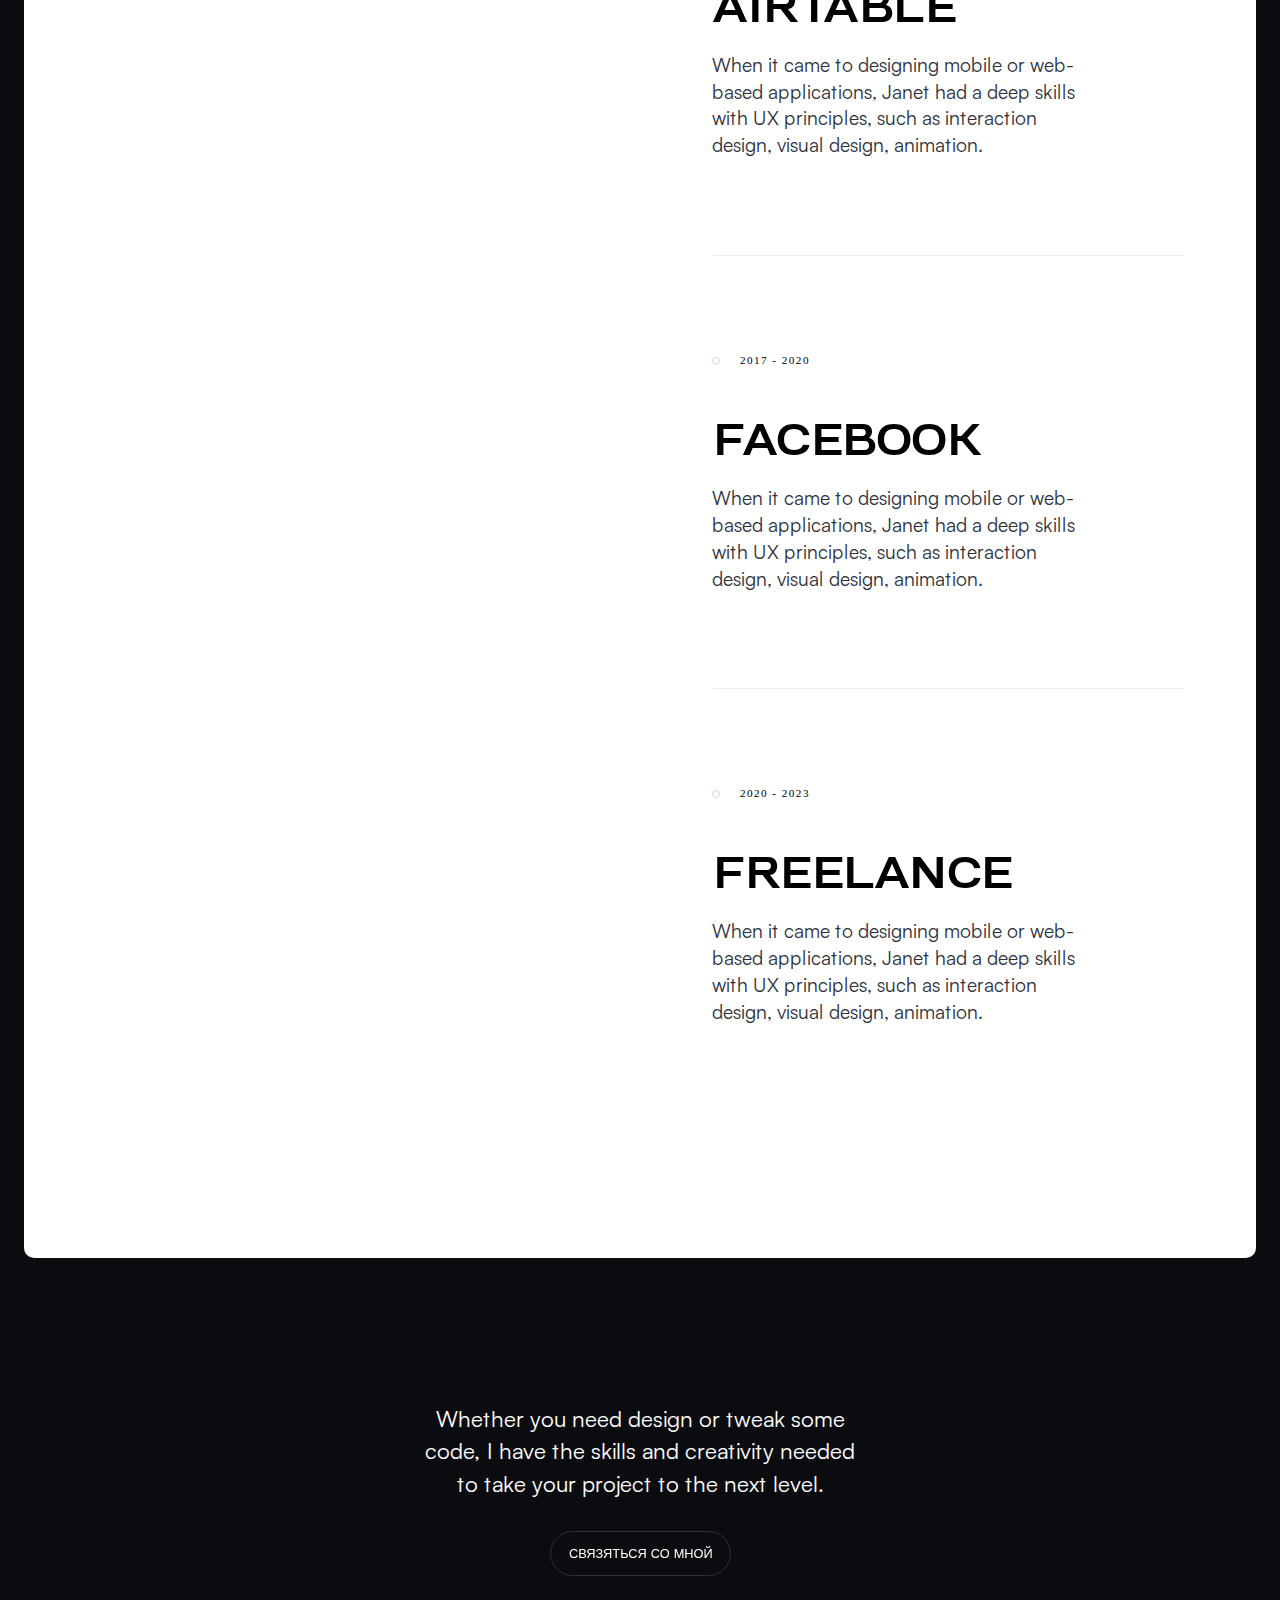
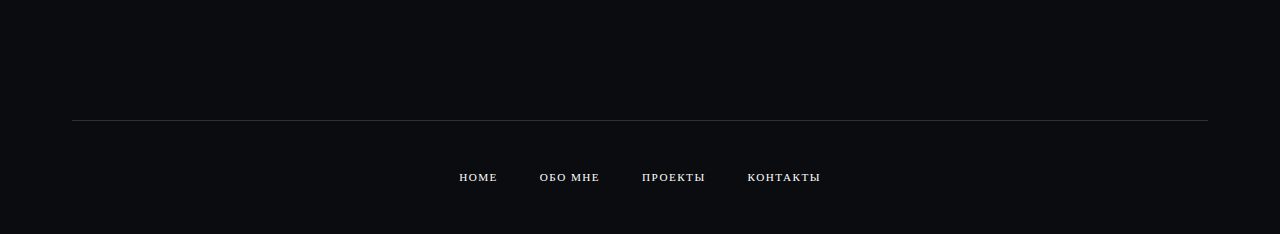
<file: about.html>
<!DOCTYPE html><html changemelater="azizabdullayev.webflow.io" data-wf-page="64b157dfd4194a2c24aa1eb9" data-wf-site="assets/trash" lang="ru"><head><meta charset="utf-8"><title>About Small</title><meta content="About Small" property="og:title"><meta content="About Small" property="twitter:title"><meta content="width=device-width, initial-scale=1" name="viewport"><meta content="Webflow" name="generator"><link href="assets/trash/css/styles.css" rel="stylesheet" type="text/css"><link href="https://fonts.googleapis.com" rel="preconnect"><link href="https://fonts.gstatic.com" rel="preconnect" crossorigin="anonymous"><script src="ajax/libs/webfont/1.6.26/webfont.js" type="text/javascript"></script><script type="text/javascript">WebFont.load({  google: {    families: ["Montserrat Alternates:regular"]  }});</script><script type="text/javascript">!function(o,c){var n=c.documentElement,t=" w-mod-";n.className+=t+"js",("ontouchstart"in o||o.DocumentTouch&&c instanceof DocumentTouch)&&(n.className+=t+"touch")}(window,document);</script><link href="assets/logo/logo.svg" rel="shortcut icon" type="image/x-icon"><link href="assets/logo/logo.svg" rel="apple-touch-icon"></head><body><div class="page-wrapper"><div class="global-styles w-embed"><style>
/* Make text look crisper and more legible in all browsers */
body {
  -webkit-font-smoothing: antialiased;
  -moz-osx-font-smoothing: grayscale;
  font-smoothing: antialiased;
  text-rendering: optimizeLegibility;
}

/* Focus state style for keyboard navigation for the focusable elements */
*[tabindex]:focus-visible,
  input[type="file"]:focus-visible {
   outline: 0.125rem solid #4d65ff;
   outline-offset: 0.125rem;
}

/* Get rid of top margin on first element in any rich text element */
.w-richtext > :not(div):first-child, .w-richtext > div:first-child > :first-child {
  margin-top: 0 !important;
}

/* Get rid of bottom margin on last element in any rich text element */
.w-richtext>:last-child, .w-richtext ol li:last-child, .w-richtext ul li:last-child {
	margin-bottom: 0 !important;
}

/* Prevent all click and hover interaction with an element */
.pointer-events-off {
	pointer-events: none;
}

/* Enables all click and hover interaction with an element */
.pointer-events-on {
  pointer-events: auto;
}

/* Create a class of .div-square which maintains a 1:1 dimension of a div */
.div-square::after {
	content: "";
	display: block;
	padding-bottom: 100%;
}

/* Make sure containers never lose their center alignment */
.container-medium,.container-small, .container-large {
	margin-right: auto !important;
  margin-left: auto !important;
}

/* 
Make the following elements inherit typography styles from the parent and not have hardcoded values. 
Important: You will not be able to style for example "All Links" in Designer with this CSS applied.
Uncomment this CSS to use it in the project. Leave this message for future hand-off.
*/
/*
a,
.w-input,
.w-select,
.w-tab-link,
.w-nav-link,
.w-dropdown-btn,
.w-dropdown-toggle,
.w-dropdown-link {
  color: inherit;
  text-decoration: inherit;
  font-size: inherit;
}
*/

/* Apply "..." after 3 lines of text */
.text-style-3lines {
	display: -webkit-box;
	overflow: hidden;
	-webkit-line-clamp: 3;
	-webkit-box-orient: vertical;
}

/* Apply "..." after 2 lines of text */
.text-style-2lines {
	display: -webkit-box;
	overflow: hidden;
	-webkit-line-clamp: 2;
	-webkit-box-orient: vertical;
}

/* Adds inline flex display */
.display-inlineflex {
  display: inline-flex;
}

/* These classes are never overwritten */
.hide {
  display: none !important;
}

@media screen and (max-width: 991px) {
    .hide, .hide-tablet {
        display: none !important;
    }
}
  @media screen and (max-width: 767px) {
    .hide-mobile-landscape{
      display: none !important;
    }
}
  @media screen and (max-width: 479px) {
    .hide-mobile{
      display: none !important;
    }
}
 
.margin-0 {
  margin: 0rem !important;
}
  
.padding-0 {
  padding: 0rem !important;
}

.spacing-clean {
padding: 0rem !important;
margin: 0rem !important;
}

.margin-top {
  margin-right: 0rem !important;
  margin-bottom: 0rem !important;
  margin-left: 0rem !important;
}

.padding-top {
  padding-right: 0rem !important;
  padding-bottom: 0rem !important;
  padding-left: 0rem !important;
}
  
.margin-right {
  margin-top: 0rem !important;
  margin-bottom: 0rem !important;
  margin-left: 0rem !important;
}

.padding-right {
  padding-top: 0rem !important;
  padding-bottom: 0rem !important;
  padding-left: 0rem !important;
}

.margin-bottom {
  margin-top: 0rem !important;
  margin-right: 0rem !important;
  margin-left: 0rem !important;
}

.padding-bottom {
  padding-top: 0rem !important;
  padding-right: 0rem !important;
  padding-left: 0rem !important;
}

.margin-left {
  margin-top: 0rem !important;
  margin-right: 0rem !important;
  margin-bottom: 0rem !important;
}
  
.padding-left {
  padding-top: 0rem !important;
  padding-right: 0rem !important;
  padding-bottom: 0rem !important;
}
  
.margin-horizontal {
  margin-top: 0rem !important;
  margin-bottom: 0rem !important;
}

.padding-horizontal {
  padding-top: 0rem !important;
  padding-bottom: 0rem !important;
}

.margin-vertical {
  margin-right: 0rem !important;
  margin-left: 0rem !important;
}
  
.padding-vertical {
  padding-right: 0rem !important;
  padding-left: 0rem !important;
}

</style></div><main class="main-wrapper"><div class="about-hero_navbar"><div class="padding-horizontal padding-medium"><div id="w-node-_9990f78a-f294-0c8f-0b66-9928e91f9a1e-e91f9a1e" data-animation="default" data-collapse="none" data-duration="400" data-easing="ease" data-easing2="ease" role="banner" class="navbar w-nav"><div class="padding-horizontal"><div class="navbar_overlay"></div><div id="w-node-_9990f78a-f294-0c8f-0b66-9928e91f9a1f-e91f9a1e" class="navbar_component"><a href="index.htm" class="brand w-nav-brand"><div class="text-block"><strong>Aziz abdullayev</strong> - personal portfolio</div></a><nav role="navigation" class="navbar_menu w-nav-menu"><a href="#" class="navlink w-inline-block"><div>Hire me</div></a></nav><div class="w-nav-button"><div class="w-icon-nav-menu"></div></div><div class="navbar_right"><a href="contact.html" class="button hide-mobile-portrait w-inline-block"><div id="nowThis" thattextsplit="hoverTarget" base="20%" class="clip"><div class="hover-text"><div class="text-size-xsmall text-style-allcaps">Связаться со мной</div></div><div class="hover-text bottom-hover-text"><div class="text-size-xsmall text-style-allcaps">нажми на меня!</div></div></div></a><div data-hover="false" data-delay="1000" data-w-id="e4acc428-f7d4-40fd-2558-71aa586d4308" class="navbar_dropdown w-dropdown"><div class="navbar_toggle w-dropdown-toggle"><div class="navbar_line navbar-line-top"></div><div class="navbar_line navbar-line-bottom"></div></div><nav class="navbar_dropdown-list w-dropdown-list"><div class="navbar_drop-content radius-regular"><div class="navbar_link-wrapper"><div id="w-node-dcf96600-dc67-46aa-b261-5e18bb914b2c-e91f9a1e" class="into-view-1"><a href="about.html" aria-current="page" class="navbar_link w-inline-block w--current"><div class="heading-style-h5 text-style-allcaps">About</div><div><div class="clip"><div class="hover-arrow left"><div class="icon-1x1-tiny w-embed"><svg width="420" height="420" viewbox="0 0 24 24" fill="none" xmlns="http://www.w3.org/2000/svg">
<path d="M13.1722 12L8.22217 7.04999L9.63617 5.63599L16.0002 12L9.63617 18.364L8.22217 16.95L13.1722 12Z" fill="currentColor"></path>
</svg>
</div></div><div class="hover-arrow"><div class="icon-1x1-tiny w-embed"><svg width="420" height="420" viewbox="0 0 24 24" fill="none" xmlns="http://www.w3.org/2000/svg">
<path d="M13.1722 12L8.22217 7.04999L9.63617 5.63599L16.0002 12L9.63617 18.364L8.22217 16.95L13.1722 12Z" fill="currentColor"></path>
</svg>
</div></div></div></div></a></div><div id="w-node-_801ff30e-95ab-85cf-050c-dad43c1ea620-e91f9a1e" class="into-view-2"><a href="works.html" class="navbar_link w-inline-block"><div class="heading-style-h5 text-style-allcaps">Work</div><div><div class="clip"><div class="hover-arrow left"><div class="icon-1x1-tiny w-embed"><svg width="420" height="420" viewbox="0 0 24 24" fill="none" xmlns="http://www.w3.org/2000/svg">
<path d="M13.1722 12L8.22217 7.04999L9.63617 5.63599L16.0002 12L9.63617 18.364L8.22217 16.95L13.1722 12Z" fill="currentColor"></path>
</svg>
</div></div><div class="hover-arrow"><div class="icon-1x1-tiny w-embed"><svg width="420" height="420" viewbox="0 0 24 24" fill="none" xmlns="http://www.w3.org/2000/svg">
<path d="M13.1722 12L8.22217 7.04999L9.63617 5.63599L16.0002 12L9.63617 18.364L8.22217 16.95L13.1722 12Z" fill="currentColor"></path>
</svg>
</div></div></div></div></a></div><div id="w-node-de31a87d-6672-b57b-39d9-182a3bf92ebb-e91f9a1e" class="into-view-3"><a href="contact.html" class="navbar_link w-inline-block"><div class="heading-style-h5 text-style-allcaps">Contact</div><div><div class="clip"><div class="hover-arrow left"><div class="icon-1x1-tiny w-embed"><svg width="420" height="420" viewbox="0 0 24 24" fill="none" xmlns="http://www.w3.org/2000/svg">
<path d="M13.1722 12L8.22217 7.04999L9.63617 5.63599L16.0002 12L9.63617 18.364L8.22217 16.95L13.1722 12Z" fill="currentColor"></path>
</svg>
</div></div><div class="hover-arrow"><div class="icon-1x1-tiny w-embed"><svg width="420" height="420" viewbox="0 0 24 24" fill="none" xmlns="http://www.w3.org/2000/svg">
<path d="M13.1722 12L8.22217 7.04999L9.63617 5.63599L16.0002 12L9.63617 18.364L8.22217 16.95L13.1722 12Z" fill="currentColor"></path>
</svg>
</div></div></div></div></a></div><div id="w-node-_453bff1a-05a7-bbb8-3bd2-c2cdafdb1f3a-e91f9a1e" class="into-view-4"><a href="#" class="navbar_link w-inline-block"><div class="heading-style-h5 text-style-allcaps">Clone me</div><div><div class="clip"><div class="hover-arrow left"><div class="icon-1x1-tiny w-embed"><svg width="420" height="420" viewbox="0 0 24 24" fill="none" xmlns="http://www.w3.org/2000/svg">
<path d="M13.1722 12L8.22217 7.04999L9.63617 5.63599L16.0002 12L9.63617 18.364L8.22217 16.95L13.1722 12Z" fill="currentColor"></path>
</svg>
</div></div><div class="hover-arrow"><div class="icon-1x1-tiny w-embed"><svg width="420" height="420" viewbox="0 0 24 24" fill="none" xmlns="http://www.w3.org/2000/svg">
<path d="M13.1722 12L8.22217 7.04999L9.63617 5.63599L16.0002 12L9.63617 18.364L8.22217 16.95L13.1722 12Z" fill="currentColor"></path>
</svg>
</div></div></div></div></a></div></div></div></nav></div></div></div></div></div></div></div><section data-w-id="ac4cfc0d-3e39-4290-be56-9510ca35bfb4" class="about-hero"><div class="padding-horizontal padding-small"><div class="grid-large"><div id="w-node-_6e7df872-1444-4c27-ae3c-6b4673aeb1d3-24aa1eb9" class="about-hero-block"><div id="w-node-ef93f526-e3f8-6265-c443-7e05c624edb6-24aa1eb9" class="about-hero-left"><div id="w-node-_33a40b8b-70fe-856d-a5d5-400b2b14b0a5-24aa1eb9" class="hero-loop"><div class="hero-loop-text"><div class="hero-loop-strip"><div class="loop-text"><div class="text-block-2">Обо мне</div></div><div class="loop-text"><div class="text-block-2">ОБо мне</div></div></div></div></div><div id="w-node-f4c73470-2f9e-6fb3-dc67-d4b90270cd8b-24aa1eb9" class="padding-horizontal padding-small"><div id="w-node-_21a5a1ea-18a2-6a44-2315-f3602a8f32f3-24aa1eb9" class="about-hero-text"><p class="text-size-large text-color-white">With years of experience in the industry, I have worked with businesses of all sizes.<a href="https://creative-person.webflow.io/about-hide"><strong><br></strong></a></p><a href="works.html" class="button w-inline-block"><div id="nowThis" thattextsplit="hoverTarget" base="20%" class="clip"><div class="hover-text"><div class="text-size-xsmall text-style-allcaps">View my projects</div></div><div class="hover-text bottom-hover-text"><div class="text-size-xsmall text-style-allcaps">View my projects</div></div></div></a></div></div></div><div id="w-node-d74ddeb5-c20c-63ef-8fb2-00407a060d1e-24aa1eb9" class="about-hero-right"><div data-w-id="7a0847c7-c971-1306-9ae0-c465fd477c71" class="hero-rotate-base"><div data-w-id="7a0847c7-c971-1306-9ae0-c465fd477c72" style="opacity:0;-webkit-transform:translate3d(0, 85%, 0) scale3d(1, 1, 1) rotateX(0) rotateY(0) rotateZ(0) skew(0, 0);-moz-transform:translate3d(0, 85%, 0) scale3d(1, 1, 1) rotateX(0) rotateY(0) rotateZ(0) skew(0, 0);-ms-transform:translate3d(0, 85%, 0) scale3d(1, 1, 1) rotateX(0) rotateY(0) rotateZ(0) skew(0, 0);transform:translate3d(0, 85%, 0) scale3d(1, 1, 1) rotateX(0) rotateY(0) rotateZ(0) skew(0, 0)" class="hero-rotate-image"><div class="hero-rotate-item radius-regular"><div class="hero-rotate-height"></div><img src="assets/trash/64b157dfd4194a2c24aa1e6b_image.svg" loading="lazy" alt="" class="image-fill"></div></div></div></div></div></div></div></section><section class="about-story"><div class="curve-block-right"><a id="right" href="#about" class="curve-link w-node-cf6efd5f-ee6b-1d3f-4e6b-d8bcc38057b4-24aa1eb9 w-inline-block"><div class="curve-arrow"><div class="clip"><div class="hover-arrow top"><div class="icon w-embed"><svg width="420" height="420" viewbox="0 0 24 24" fill="none" xmlns="http://www.w3.org/2000/svg">
<path d="M13.0002 16.172L18.3642 10.808L19.7782 12.222L12.0002 20L4.22217 12.222L5.63617 10.808L11.0002 16.172V4H13.0002V16.172Z" fill="currentColor"></path>
</svg>
</div></div><div class="hover-arrow"><div class="icon w-embed"><svg width="420" height="420" viewbox="0 0 24 24" fill="none" xmlns="http://www.w3.org/2000/svg">
<path d="M13.0002 16.172L18.3642 10.808L19.7782 12.222L12.0002 20L4.22217 12.222L5.63617 10.808L11.0002 16.172V4H13.0002V16.172Z" fill="currentColor"></path>
</svg>
</div></div></div></div><img src="assets/trash/64b157dfd4194a2c24aa1e6f_Pre-order_curve.svg" loading="lazy" alt=""></a></div><div class="padding-horizontal padding-small"><div class="grid-large"><div id="about" class="about-body-block radius-regular w-node-_268712a1-d5ba-90dc-2dd1-5152fb162c24-24aa1eb9"><div class="padding-horizontal padding-large"><div class="padding-top padding-huge"><div class="home-service-top"><div class="home-service-intro"><div class="text-size-large text-align-center">I have worked with businesses of all sizes to create stunning websites and designs that capture their brand&#x27;s identity.<a href="https://creative-person.webflow.io/#"><strong><br></strong></a></div><a href="contact.html" class="button is-light w-inline-block"><div id="nowThis" thattextsplit="hoverTarget" base="20%" class="clip"><div class="hover-text"><div class="text-size-xsmall text-style-allcaps">Schedule a call</div></div><div class="hover-text bottom-hover-text"><div class="text-size-xsmall text-style-allcaps">Schedule a call</div></div></div></a></div></div><div data-w-id="c72d569f-e69f-809b-10df-7439c32972db" class="row-title-block"><div class="letter-animation"><div style="-webkit-transform:translate3d(0, 100%, 0) scale3d(1, 1, 1) rotateX(0) rotateY(0) rotateZ(0) skew(0, 0);-moz-transform:translate3d(0, 100%, 0) scale3d(1, 1, 1) rotateX(0) rotateY(0) rotateZ(0) skew(0, 0);-ms-transform:translate3d(0, 100%, 0) scale3d(1, 1, 1) rotateX(0) rotateY(0) rotateZ(0) skew(0, 0);transform:translate3d(0, 100%, 0) scale3d(1, 1, 1) rotateX(0) rotateY(0) rotateZ(0) skew(0, 0)" class="letter-1"></div><div style="-webkit-transform:translate3d(0, 100%, 0) scale3d(1, 1, 1) rotateX(0) rotateY(0) rotateZ(0) skew(0, 0);-moz-transform:translate3d(0, 100%, 0) scale3d(1, 1, 1) rotateX(0) rotateY(0) rotateZ(0) skew(0, 0);-ms-transform:translate3d(0, 100%, 0) scale3d(1, 1, 1) rotateX(0) rotateY(0) rotateZ(0) skew(0, 0);transform:translate3d(0, 100%, 0) scale3d(1, 1, 1) rotateX(0) rotateY(0) rotateZ(0) skew(0, 0)" class="letter-2"></div><div style="-webkit-transform:translate3d(0, 100%, 0) scale3d(1, 1, 1) rotateX(0) rotateY(0) rotateZ(0) skew(0, 0);-moz-transform:translate3d(0, 100%, 0) scale3d(1, 1, 1) rotateX(0) rotateY(0) rotateZ(0) skew(0, 0);-ms-transform:translate3d(0, 100%, 0) scale3d(1, 1, 1) rotateX(0) rotateY(0) rotateZ(0) skew(0, 0);transform:translate3d(0, 100%, 0) scale3d(1, 1, 1) rotateX(0) rotateY(0) rotateZ(0) skew(0, 0)" class="letter-3"></div><div style="-webkit-transform:translate3d(0, 100%, 0) scale3d(1, 1, 1) rotateX(0) rotateY(0) rotateZ(0) skew(0, 0);-moz-transform:translate3d(0, 100%, 0) scale3d(1, 1, 1) rotateX(0) rotateY(0) rotateZ(0) skew(0, 0);-ms-transform:translate3d(0, 100%, 0) scale3d(1, 1, 1) rotateX(0) rotateY(0) rotateZ(0) skew(0, 0);transform:translate3d(0, 100%, 0) scale3d(1, 1, 1) rotateX(0) rotateY(0) rotateZ(0) skew(0, 0)" class="letter-4"></div><div style="-webkit-transform:translate3d(0, 100%, 0) scale3d(1, 1, 1) rotateX(0) rotateY(0) rotateZ(0) skew(0, 0);-moz-transform:translate3d(0, 100%, 0) scale3d(1, 1, 1) rotateX(0) rotateY(0) rotateZ(0) skew(0, 0);-ms-transform:translate3d(0, 100%, 0) scale3d(1, 1, 1) rotateX(0) rotateY(0) rotateZ(0) skew(0, 0);transform:translate3d(0, 100%, 0) scale3d(1, 1, 1) rotateX(0) rotateY(0) rotateZ(0) skew(0, 0)" class="letter-5"></div><div style="-webkit-transform:translate3d(0, 100%, 0) scale3d(1, 1, 1) rotateX(0) rotateY(0) rotateZ(0) skew(0, 0);-moz-transform:translate3d(0, 100%, 0) scale3d(1, 1, 1) rotateX(0) rotateY(0) rotateZ(0) skew(0, 0);-ms-transform:translate3d(0, 100%, 0) scale3d(1, 1, 1) rotateX(0) rotateY(0) rotateZ(0) skew(0, 0);transform:translate3d(0, 100%, 0) scale3d(1, 1, 1) rotateX(0) rotateY(0) rotateZ(0) skew(0, 0)" class="letter-6"></div><div style="-webkit-transform:translate3d(0, 100%, 0) scale3d(1, 1, 1) rotateX(0) rotateY(0) rotateZ(0) skew(0, 0);-moz-transform:translate3d(0, 100%, 0) scale3d(1, 1, 1) rotateX(0) rotateY(0) rotateZ(0) skew(0, 0);-ms-transform:translate3d(0, 100%, 0) scale3d(1, 1, 1) rotateX(0) rotateY(0) rotateZ(0) skew(0, 0);transform:translate3d(0, 100%, 0) scale3d(1, 1, 1) rotateX(0) rotateY(0) rotateZ(0) skew(0, 0)" class="letter-7"></div><div style="-webkit-transform:translate3d(0, 100%, 0) scale3d(1, 1, 1) rotateX(0) rotateY(0) rotateZ(0) skew(0, 0);-moz-transform:translate3d(0, 100%, 0) scale3d(1, 1, 1) rotateX(0) rotateY(0) rotateZ(0) skew(0, 0);-ms-transform:translate3d(0, 100%, 0) scale3d(1, 1, 1) rotateX(0) rotateY(0) rotateZ(0) skew(0, 0);transform:translate3d(0, 100%, 0) scale3d(1, 1, 1) rotateX(0) rotateY(0) rotateZ(0) skew(0, 0)" class="letter-8"></div><div style="-webkit-transform:translate3d(0, 100%, 0) scale3d(1, 1, 1) rotateX(0) rotateY(0) rotateZ(0) skew(0, 0);-moz-transform:translate3d(0, 100%, 0) scale3d(1, 1, 1) rotateX(0) rotateY(0) rotateZ(0) skew(0, 0);-ms-transform:translate3d(0, 100%, 0) scale3d(1, 1, 1) rotateX(0) rotateY(0) rotateZ(0) skew(0, 0);transform:translate3d(0, 100%, 0) scale3d(1, 1, 1) rotateX(0) rotateY(0) rotateZ(0) skew(0, 0)" class="letter-9"></div><div style="-webkit-transform:translate3d(0, 100%, 0) scale3d(1, 1, 1) rotateX(0) rotateY(0) rotateZ(0) skew(0, 0);-moz-transform:translate3d(0, 100%, 0) scale3d(1, 1, 1) rotateX(0) rotateY(0) rotateZ(0) skew(0, 0);-ms-transform:translate3d(0, 100%, 0) scale3d(1, 1, 1) rotateX(0) rotateY(0) rotateZ(0) skew(0, 0);transform:translate3d(0, 100%, 0) scale3d(1, 1, 1) rotateX(0) rotateY(0) rotateZ(0) skew(0, 0)" class="letter-10"></div></div><div class="row-title"><div class="row-title-clip"><div class="row-title-text text-align-center">Мои работы</div></div><div class="row-title-bottom"></div></div></div></div><div class="padding-bottom"><div class="padding-top"><div class="about-history-block"><div id="w-node-f1bf464d-fc74-223e-b627-a97de31d547d-24aa1eb9" class="about-history-left"><div data-w-id="f1bf464d-fc74-223e-b627-a97de31d547e" class="about-history-image radius-regular"><div style="opacity:0;-webkit-transform:translate3d(0, 85%, 0) scale3d(1, 1, 1) rotateX(0) rotateY(0) rotateZ(0) skew(0, 0);-moz-transform:translate3d(0, 85%, 0) scale3d(1, 1, 1) rotateX(0) rotateY(0) rotateZ(0) skew(0, 0);-ms-transform:translate3d(0, 85%, 0) scale3d(1, 1, 1) rotateX(0) rotateY(0) rotateZ(0) skew(0, 0);transform:translate3d(0, 85%, 0) scale3d(1, 1, 1) rotateX(0) rotateY(0) rotateZ(0) skew(0, 0)" class="rotate-card"><div style="-webkit-transform:translate3d(0, 0, 0) scale3d(0.65, 0.65, 1) rotateX(0) rotateY(180deg) rotateZ(25deg) skew(0, 0);-moz-transform:translate3d(0, 0, 0) scale3d(0.65, 0.65, 1) rotateX(0) rotateY(180deg) rotateZ(25deg) skew(0, 0);-ms-transform:translate3d(0, 0, 0) scale3d(0.65, 0.65, 1) rotateX(0) rotateY(180deg) rotateZ(25deg) skew(0, 0);transform:translate3d(0, 0, 0) scale3d(0.65, 0.65, 1) rotateX(0) rotateY(180deg) rotateZ(25deg) skew(0, 0);transform-style:preserve-3d" class="rotate-card-item"><div class="rotate-card-image radius-regular"><div class="rotate-card-height"></div><img src="assets/trash/64b157dfd4194a2c24aa1e6b_image.svg" loading="lazy" alt="" class="image-fill"></div></div></div></div></div><div id="w-node-f1bf464d-fc74-223e-b627-a97de31d5484-24aa1eb9" class="about-history-list"><div id="w-node-_6dd294bf-1428-eb7e-ac6c-ec3499cf5ba9-24aa1eb9" class="about-story-right"><div id="w-node-_8c3d9bea-5a97-0693-2304-16ce8df33be6-24aa1eb9" class="margin-bottom margin-medium"><div class="margin-bottom margin-small"><div class="title-tag"><div class="circle"></div><div class="text-size-tiny text-style-allcaps">About me</div></div></div><p class="text-size-xlarge">Designer based in New York City</p></div><div id="w-node-_1e145ad7-277e-9d69-ef8e-57f007a29bcf-24aa1eb9" class="about-story-paragraph"><div class="text-size-regular text-color-grey">Janet was a creative freelancer based in New York City who specialized in app design and web design. She had years of experience under her belt, and had the unique skillset needed to craft stunning websites that captured each client&#x27;s individual brand identity.<br>‍<br>When it came to designing mobile or web-based applications, Janet had a deep understanding of UX principles, such as interaction design, visual design, animation. She also had the ability to create custom user interfaces and experiences tailored specifically to each client&#x27;s needs.<br></div></div></div></div></div></div><div class="padding-bottom padding-large"><div class="padding-top"><div class="about-history-block"><div id="w-node-_44fe54da-fc95-84f6-1f71-7e4c772897d7-24aa1eb9" class="about-history-left"><div class="about-history-image radius-regular"><div class="rotate-card"><div class="rotate-card-item"><div class="rotate-card-image radius-regular"><div class="rotate-card-height"></div><img src="assets/trash/64b157dfd4194a2c24aa1e6b_image.svg" loading="lazy" alt="" class="image-fill"></div></div></div></div></div><div id="w-node-_44fe54da-fc95-84f6-1f71-7e4c772897de-24aa1eb9" class="about-history-list"><div id="w-node-_5a68c496-28a2-7b64-7db1-06b2e8f1ee25-24aa1eb9" class="margin-bottom margin-large"><div class="margin-bottom margin-small"><div class="title-tag"><div class="circle"></div><div class="text-size-tiny text-style-allcaps">My timeline</div></div></div><div class="about-history-top"><p class="text-size-xlarge">Over 9 years as a creative designer</p></div></div><div id="w-node-_97b9e7c1-e1ee-d810-ecd2-3b96031dc498-031dc498" class="about-history-item"><div class="about-history-intro"><div class="about-history-title"><div class="margin-bottom margin-medium"><div class="title-tag"><div class="circle"></div><div class="text-size-tiny text-style-allcaps">2014 - 2016</div></div></div><h3 class="heading-style-h3">Samsung</h3></div><div class="text-size-regular text-color-grey">When it came to designing mobile or web-based applications, Janet had a deep skills with UX principles, such as interaction design, visual design, animation.</div></div></div><div id="w-node-_97b9e7c1-e1ee-d810-ecd2-3b96031dc498-031dc498" class="about-history-item"><div class="about-history-intro"><div class="about-history-title"><div class="margin-bottom margin-medium"><div class="title-tag"><div class="circle"></div><div class="text-size-tiny text-style-allcaps">2016 - 2017</div></div></div><h3 class="heading-style-h3">Airtable</h3></div><div class="text-size-regular text-color-grey">When it came to designing mobile or web-based applications, Janet had a deep skills with UX principles, such as interaction design, visual design, animation.</div></div></div><div id="w-node-_97b9e7c1-e1ee-d810-ecd2-3b96031dc498-031dc498" class="about-history-item"><div class="about-history-intro"><div class="about-history-title"><div class="margin-bottom margin-medium"><div class="title-tag"><div class="circle"></div><div class="text-size-tiny text-style-allcaps">2017 - 2020</div></div></div><h3 class="heading-style-h3">Facebook</h3></div><div class="text-size-regular text-color-grey">When it came to designing mobile or web-based applications, Janet had a deep skills with UX principles, such as interaction design, visual design, animation.</div></div></div><div id="w-node-_97b9e7c1-e1ee-d810-ecd2-3b96031dc498-031dc498" class="about-history-item"><div class="about-history-intro"><div class="about-history-title"><div class="margin-bottom margin-medium"><div class="title-tag"><div class="circle"></div><div class="text-size-tiny text-style-allcaps">2020 - 2023</div></div></div><h3 class="heading-style-h3">Freelance</h3></div><div class="text-size-regular text-color-grey">When it came to designing mobile or web-based applications, Janet had a deep skills with UX principles, such as interaction design, visual design, animation.</div></div></div></div></div></div></div></div></div></div></div></div></section><section class="section-footer1"><div class="padding-horizontal padding-small"><div class="grid-large"><div id="w-node-f17c5aa6-ff54-9c14-64f2-750ce83c15a6-e83c15a3" class="footer-block"><div class="padding-vertical padding-huge"><div class="footer-intro"><div class="text-size-large text-align-center text-color-white">Whether you need design or tweak some code, I have the skills and creativity needed to take your project to the next level.</div><a href="contact.html" class="button w-inline-block"><div id="nowThis" thattextsplit="hoverTarget" base="20%" class="clip"><div class="hover-text"><div class="text-size-xsmall">Связяться со мной</div></div><div class="hover-text bottom-hover-text"><div class="text-size-xsmall">Schedule a call</div></div></div></a></div></div><div class="padding-horizontal padding-medium"><div class="footer-bottom"><div id="w-node-f17c5aa6-ff54-9c14-64f2-750ce83c15b2-e83c15a3" class="footer-menu"><a href="index.htm" class="footer-link w-inline-block"><div class="text-size-tiny text-style-allcaps">Home</div></a><a href="about.html" aria-current="page" class="footer-link w-inline-block w--current"><div class="text-size-tiny text-style-allcaps">Обо мне</div></a><a href="works.html" class="footer-link w-inline-block"><div class="text-size-tiny text-style-allcaps">Проекты</div></a><a href="contact.html" class="footer-link w-inline-block"><div class="text-size-tiny text-style-allcaps">Контакты</div></a></div></div></div></div></div></div></section></main></div><script src="js/jquery-3.5.1.min.dc5e7f18c8.js?site=assets/trash" type="text/javascript" integrity="sha256-9/aliU8dGd2tb6OSsuzixeV4y/faTqgFtohetphbbj0=" crossorigin="anonymous"></script><script src="assets/trash/js/webflow.ec9dea089.js" type="text/javascript"></script></body></html>
</file>
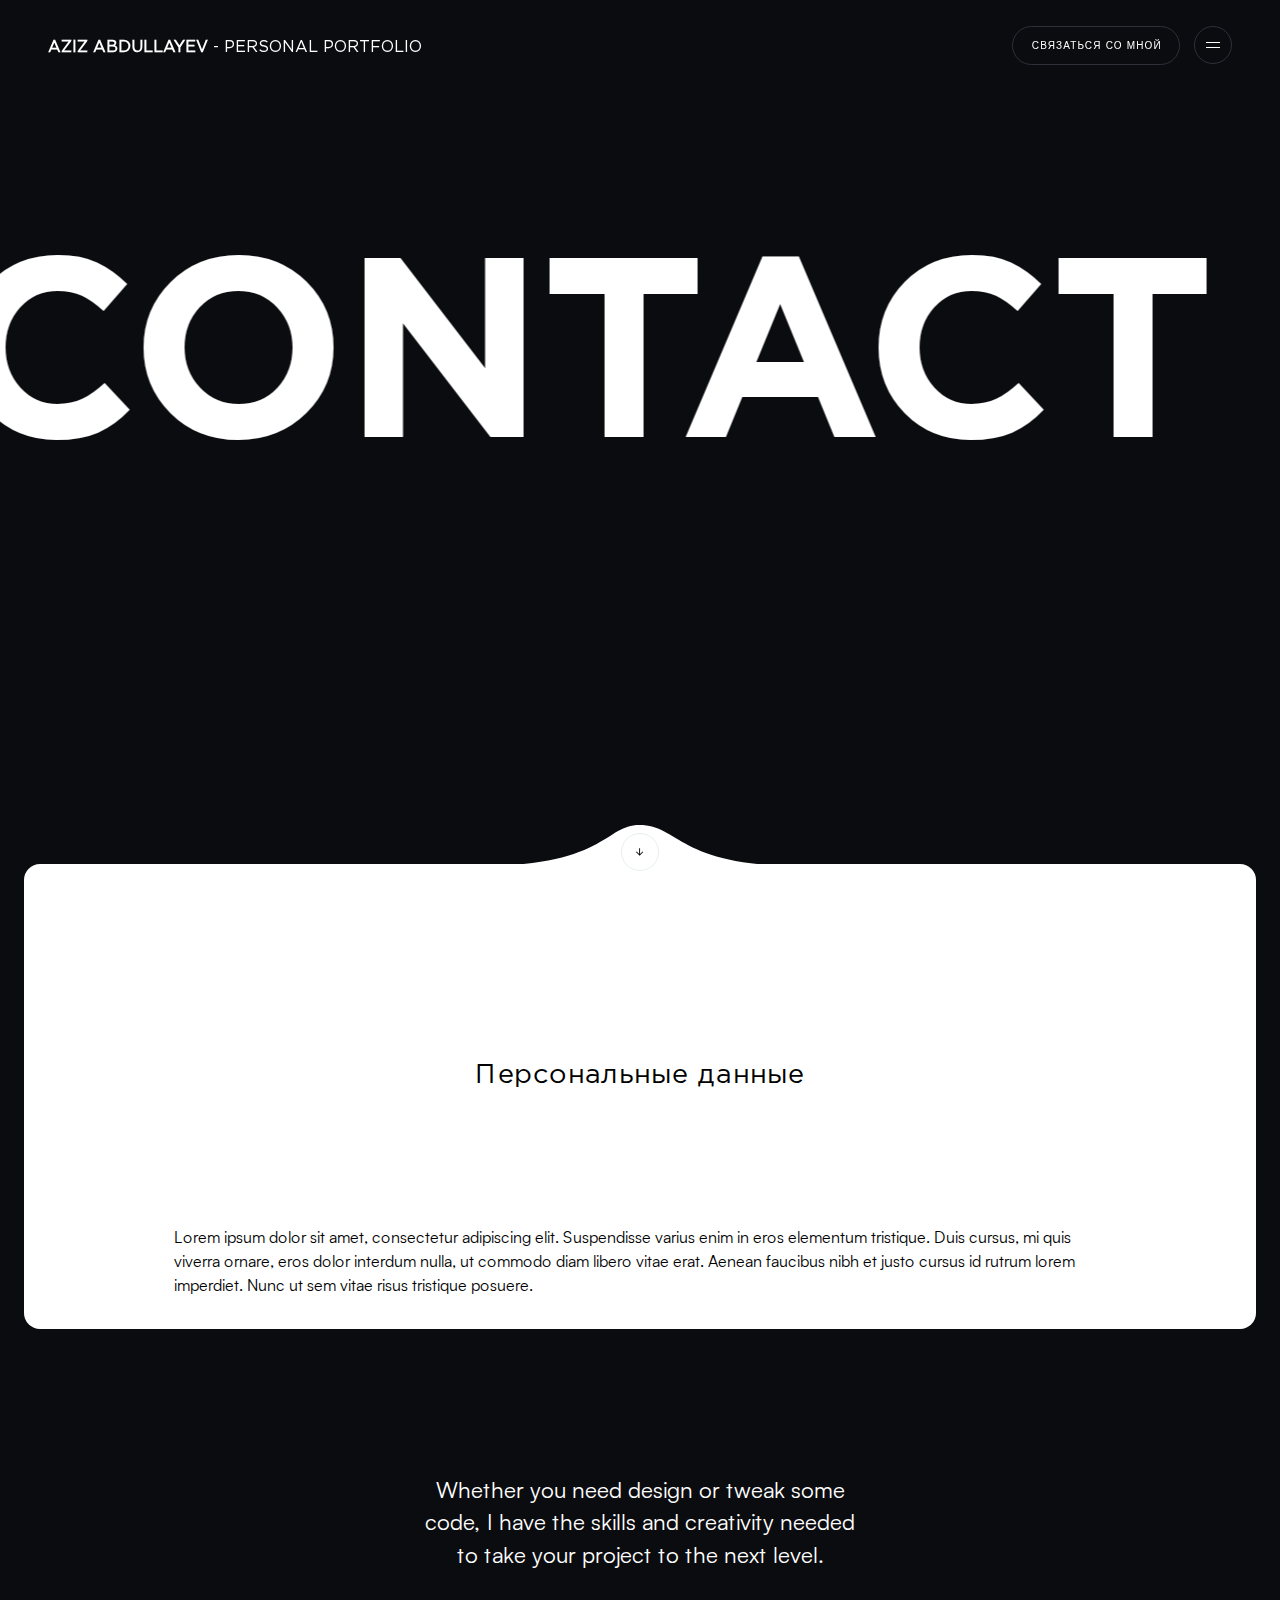
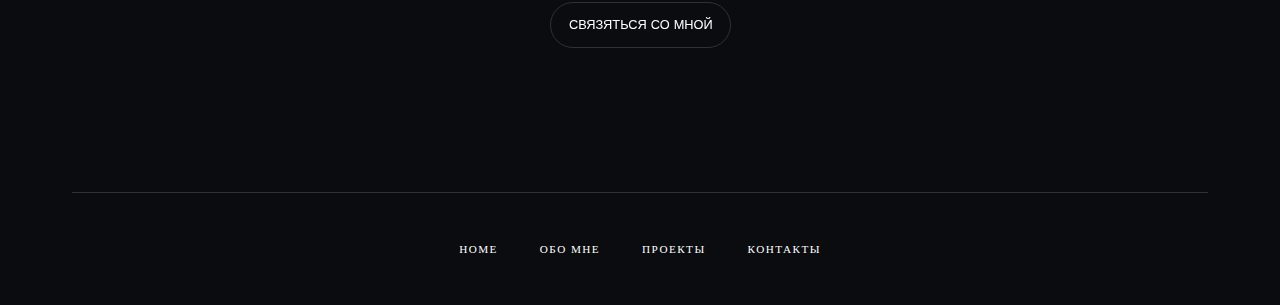
<file: contact.html>
<!DOCTYPE html><html changemelater="azizabdullayev.webflow.io" data-wf-page="64b157dfd4194a2c24aa1eb9" data-wf-site="assets/trash" lang="ru"><head><meta charset="utf-8"><title>Contact</title><meta content="Contact" property="og:title"><meta content="Contact" property="twitter:title"><meta content="width=device-width, initial-scale=1" name="viewport"><meta content="Webflow" name="generator"><link href="assets/trash/css/styles.css" rel="stylesheet" type="text/css"><link href="https://fonts.googleapis.com" rel="preconnect"><link href="https://fonts.gstatic.com" rel="preconnect" crossorigin="anonymous"><script src="ajax/libs/webfont/1.6.26/webfont.js" type="text/javascript"></script><script type="text/javascript">WebFont.load({  google: {    families: ["Montserrat Alternates:regular"]  }});</script><script type="text/javascript">!function(o,c){var n=c.documentElement,t=" w-mod-";n.className+=t+"js",("ontouchstart"in o||o.DocumentTouch&&c instanceof DocumentTouch)&&(n.className+=t+"touch")}(window,document);</script><link href="assets/logo/logo.svg" rel="shortcut icon" type="image/x-icon"><link href="assets/trash/assets/logo/logo.svg" rel="apple-touch-icon"></head><body><div class="page-wrapper"><div class="global-styles w-embed"><style>

/* Make text look crisper and more legible in all browsers */
body {
  -webkit-font-smoothing: antialiased;
  -moz-osx-font-smoothing: grayscale;
  font-smoothing: antialiased;
  text-rendering: optimizeLegibility;
}

/* Focus state style for keyboard navigation for the focusable elements */
*[tabindex]:focus-visible,
  input[type="file"]:focus-visible {
   outline: 0.125rem solid #4d65ff;
   outline-offset: 0.125rem;
}

/* Get rid of top margin on first element in any rich text element */
.w-richtext > :not(div):first-child, .w-richtext > div:first-child > :first-child {
  margin-top: 0 !important;
}

/* Get rid of bottom margin on last element in any rich text element */
.w-richtext>:last-child, .w-richtext ol li:last-child, .w-richtext ul li:last-child {
	margin-bottom: 0 !important;
}

/* Prevent all click and hover interaction with an element */
.pointer-events-off {
	pointer-events: none;
}

/* Enables all click and hover interaction with an element */
.pointer-events-on {
  pointer-events: auto;
}

/* Create a class of .div-square which maintains a 1:1 dimension of a div */
.div-square::after {
	content: "";
	display: block;
	padding-bottom: 100%;
}

/* Make sure containers never lose their center alignment */
.container-medium,.container-small, .container-large {
	margin-right: auto !important;
  margin-left: auto !important;
}

/* 
Make the following elements inherit typography styles from the parent and not have hardcoded values. 
Important: You will not be able to style for example "All Links" in Designer with this CSS applied.
Uncomment this CSS to use it in the project. Leave this message for future hand-off.
*/
/*
a,
.w-input,
.w-select,
.w-tab-link,
.w-nav-link,
.w-dropdown-btn,
.w-dropdown-toggle,
.w-dropdown-link {
  color: inherit;
  text-decoration: inherit;
  font-size: inherit;
}
*/

/* Apply "..." after 3 lines of text */
.text-style-3lines {
	display: -webkit-box;
	overflow: hidden;
	-webkit-line-clamp: 3;
	-webkit-box-orient: vertical;
}

/* Apply "..." after 2 lines of text */
.text-style-2lines {
	display: -webkit-box;
	overflow: hidden;
	-webkit-line-clamp: 2;
	-webkit-box-orient: vertical;
}

/* Adds inline flex display */
.display-inlineflex {
  display: inline-flex;
}

/* These classes are never overwritten */
.hide {
  display: none !important;
}

@media screen and (max-width: 991px) {
    .hide, .hide-tablet {
        display: none !important;
    }
}
  @media screen and (max-width: 767px) {
    .hide-mobile-landscape{
      display: none !important;
    }
}
  @media screen and (max-width: 479px) {
    .hide-mobile{
      display: none !important;
    }
}
 
.margin-0 {
  margin: 0rem !important;
}
  
.padding-0 {
  padding: 0rem !important;
}

.spacing-clean {
padding: 0rem !important;
margin: 0rem !important;
}

.margin-top {
  margin-right: 0rem !important;
  margin-bottom: 0rem !important;
  margin-left: 0rem !important;
}

.padding-top {
  padding-right: 0rem !important;
  padding-bottom: 0rem !important;
  padding-left: 0rem !important;
}
  
.margin-right {
  margin-top: 0rem !important;
  margin-bottom: 0rem !important;
  margin-left: 0rem !important;
}

.padding-right {
  padding-top: 0rem !important;
  padding-bottom: 0rem !important;
  padding-left: 0rem !important;
}

.margin-bottom {
  margin-top: 0rem !important;
  margin-right: 0rem !important;
  margin-left: 0rem !important;
}

.padding-bottom {
  padding-top: 0rem !important;
  padding-right: 0rem !important;
  padding-left: 0rem !important;
}

.margin-left {
  margin-top: 0rem !important;
  margin-right: 0rem !important;
  margin-bottom: 0rem !important;
}
  
.padding-left {
  padding-top: 0rem !important;
  padding-right: 0rem !important;
  padding-bottom: 0rem !important;
}
  
.margin-horizontal {
  margin-top: 0rem !important;
  margin-bottom: 0rem !important;
}

.padding-horizontal {
  padding-top: 0rem !important;
  padding-bottom: 0rem !important;
}

.margin-vertical {
  margin-right: 0rem !important;
  margin-left: 0rem !important;
}
  
.padding-vertical {
  padding-right: 0rem !important;
  padding-left: 0rem !important;
}

</style></div><main class="main-wrapper"><div class="about-hero_navbar"><div class="padding-horizontal padding-medium"><div id="w-node-_9990f78a-f294-0c8f-0b66-9928e91f9a1e-e91f9a1e" data-animation="default" data-collapse="none" data-duration="400" data-easing="ease" data-easing2="ease" role="banner" class="navbar w-nav"><div class="padding-horizontal"><div class="navbar_overlay"></div><div id="w-node-_9990f78a-f294-0c8f-0b66-9928e91f9a1f-e91f9a1e" class="navbar_component"><a href="index.htm" class="brand w-nav-brand"><div class="text-block"><strong>Aziz abdullayev</strong> - personal portfolio</div></a><nav role="navigation" class="navbar_menu w-nav-menu"><a href="#" class="navlink w-inline-block"><div>Hire me</div></a></nav><div class="w-nav-button"><div class="w-icon-nav-menu"></div></div><div class="navbar_right"><a href="contact.html" aria-current="page" class="button hide-mobile-portrait w-inline-block w--current"><div id="nowThis" thattextsplit="hoverTarget" base="20%" class="clip"><div class="hover-text"><div class="text-size-xsmall text-style-allcaps">Связаться со мной</div></div><div class="hover-text bottom-hover-text"><div class="text-size-xsmall text-style-allcaps">нажми на меня!</div></div></div></a><div data-hover="false" data-delay="1000" data-w-id="e4acc428-f7d4-40fd-2558-71aa586d4308" class="navbar_dropdown w-dropdown"><div class="navbar_toggle w-dropdown-toggle"><div class="navbar_line navbar-line-top"></div><div class="navbar_line navbar-line-bottom"></div></div><nav class="navbar_dropdown-list w-dropdown-list"><div class="navbar_drop-content radius-regular"><div class="navbar_link-wrapper"><div id="w-node-dcf96600-dc67-46aa-b261-5e18bb914b2c-e91f9a1e" class="into-view-1"><a href="about.html" class="navbar_link w-inline-block"><div class="heading-style-h5 text-style-allcaps">About</div><div><div class="clip"><div class="hover-arrow left"><div class="icon-1x1-tiny w-embed"><svg width="420" height="420" viewbox="0 0 24 24" fill="none" xmlns="http://www.w3.org/2000/svg">
<path d="M13.1722 12L8.22217 7.04999L9.63617 5.63599L16.0002 12L9.63617 18.364L8.22217 16.95L13.1722 12Z" fill="currentColor"></path>
</svg>
</div></div><div class="hover-arrow"><div class="icon-1x1-tiny w-embed"><svg width="420" height="420" viewbox="0 0 24 24" fill="none" xmlns="http://www.w3.org/2000/svg">
<path d="M13.1722 12L8.22217 7.04999L9.63617 5.63599L16.0002 12L9.63617 18.364L8.22217 16.95L13.1722 12Z" fill="currentColor"></path>
</svg>
</div></div></div></div></a></div><div id="w-node-_801ff30e-95ab-85cf-050c-dad43c1ea620-e91f9a1e" class="into-view-2"><a href="works.html" class="navbar_link w-inline-block"><div class="heading-style-h5 text-style-allcaps">Work</div><div><div class="clip"><div class="hover-arrow left"><div class="icon-1x1-tiny w-embed"><svg width="420" height="420" viewbox="0 0 24 24" fill="none" xmlns="http://www.w3.org/2000/svg">
<path d="M13.1722 12L8.22217 7.04999L9.63617 5.63599L16.0002 12L9.63617 18.364L8.22217 16.95L13.1722 12Z" fill="currentColor"></path>
</svg>
</div></div><div class="hover-arrow"><div class="icon-1x1-tiny w-embed"><svg width="420" height="420" viewbox="0 0 24 24" fill="none" xmlns="http://www.w3.org/2000/svg">
<path d="M13.1722 12L8.22217 7.04999L9.63617 5.63599L16.0002 12L9.63617 18.364L8.22217 16.95L13.1722 12Z" fill="currentColor"></path>
</svg>
</div></div></div></div></a></div><div id="w-node-de31a87d-6672-b57b-39d9-182a3bf92ebb-e91f9a1e" class="into-view-3"><a href="contact.html" aria-current="page" class="navbar_link w-inline-block w--current"><div class="heading-style-h5 text-style-allcaps">Contact</div><div><div class="clip"><div class="hover-arrow left"><div class="icon-1x1-tiny w-embed"><svg width="420" height="420" viewbox="0 0 24 24" fill="none" xmlns="http://www.w3.org/2000/svg">
<path d="M13.1722 12L8.22217 7.04999L9.63617 5.63599L16.0002 12L9.63617 18.364L8.22217 16.95L13.1722 12Z" fill="currentColor"></path>
</svg>
</div></div><div class="hover-arrow"><div class="icon-1x1-tiny w-embed"><svg width="420" height="420" viewbox="0 0 24 24" fill="none" xmlns="http://www.w3.org/2000/svg">
<path d="M13.1722 12L8.22217 7.04999L9.63617 5.63599L16.0002 12L9.63617 18.364L8.22217 16.95L13.1722 12Z" fill="currentColor"></path>
</svg>
</div></div></div></div></a></div><div id="w-node-_453bff1a-05a7-bbb8-3bd2-c2cdafdb1f3a-e91f9a1e" class="into-view-4"><a href="#" class="navbar_link w-inline-block"><div class="heading-style-h5 text-style-allcaps">Clone me</div><div><div class="clip"><div class="hover-arrow left"><div class="icon-1x1-tiny w-embed"><svg width="420" height="420" viewbox="0 0 24 24" fill="none" xmlns="http://www.w3.org/2000/svg">
<path d="M13.1722 12L8.22217 7.04999L9.63617 5.63599L16.0002 12L9.63617 18.364L8.22217 16.95L13.1722 12Z" fill="currentColor"></path>
</svg>
</div></div><div class="hover-arrow"><div class="icon-1x1-tiny w-embed"><svg width="420" height="420" viewbox="0 0 24 24" fill="none" xmlns="http://www.w3.org/2000/svg">
<path d="M13.1722 12L8.22217 7.04999L9.63617 5.63599L16.0002 12L9.63617 18.364L8.22217 16.95L13.1722 12Z" fill="currentColor"></path>
</svg>
</div></div></div></div></a></div></div></div></nav></div></div></div></div></div></div></div><section data-w-id="ac4cfc0d-3e39-4290-be56-9510ca35bfb4" class="about-hero"><div class="padding-horizontal padding-small"><div class="contact-block"><div id="w-node-ef93f526-e3f8-6265-c443-7e05c624edb6-24aa1ebb" class="about-hero-left"><div id="w-node-_33a40b8b-70fe-856d-a5d5-400b2b14b0a5-24aa1ebb" class="hero-loop"><div class="hero-loop-text"><div class="hero-loop-strip"><div class="loop-text"><div class="text-block-2">Contact me</div></div><div class="loop-text"><div class="text-block-2">Contact me</div></div></div></div></div></div><div id="w-node-_54cca2e2-27ff-f4cd-9928-56bd07a98705-24aa1ebb" class="contact-base"><div class="work-spacer work-top-spacer"></div></div></div></div></section><section class="home-about"><div class="padding-horizontal padding-small"><div class="grid-large"><div id="services" class="home-service-block w-node-fd39cbbb-5d40-85c2-72d7-44a0eb1d830d-24aa1ebb"><div class="curve-block-center"><a id="right" href="#services" class="curve-link w-inline-block"><div class="curve-arrow"><div class="clip"><div class="hover-arrow top"><div class="icon w-embed"><svg width="420" height="420" viewbox="0 0 24 24" fill="none" xmlns="http://www.w3.org/2000/svg">
<path d="M13.0002 16.172L18.3642 10.808L19.7782 12.222L12.0002 20L4.22217 12.222L5.63617 10.808L11.0002 16.172V4H13.0002V16.172Z" fill="currentColor"></path>
</svg>
</div></div><div class="hover-arrow"><div class="icon w-embed"><svg width="420" height="420" viewbox="0 0 24 24" fill="none" xmlns="http://www.w3.org/2000/svg">
<path d="M13.0002 16.172L18.3642 10.808L19.7782 12.222L12.0002 20L4.22217 12.222L5.63617 10.808L11.0002 16.172V4H13.0002V16.172Z" fill="currentColor"></path>
</svg>
</div></div></div></div><img src="assets/trash/64b157dfd4194a2c24aa1e6f_Pre-order_curve.svg" loading="lazy" alt=""></a></div><div class="padding-top padding-huge"><div class="padding-horizontal padding-medium"></div><div class="padding-horizontal padding-large"><div class="padding-bottom padding-large"><div><div class="padding-top"><div data-w-id="fd39cbbb-5d40-85c2-72d7-44a0eb1d8347" class="row-title-block"><div class="letter-animation"><div style="-webkit-transform:translate3d(0, 100%, 0) scale3d(1, 1, 1) rotateX(0) rotateY(0) rotateZ(0) skew(0, 0);-moz-transform:translate3d(0, 100%, 0) scale3d(1, 1, 1) rotateX(0) rotateY(0) rotateZ(0) skew(0, 0);-ms-transform:translate3d(0, 100%, 0) scale3d(1, 1, 1) rotateX(0) rotateY(0) rotateZ(0) skew(0, 0);transform:translate3d(0, 100%, 0) scale3d(1, 1, 1) rotateX(0) rotateY(0) rotateZ(0) skew(0, 0)" class="letter-1"></div><div style="-webkit-transform:translate3d(0, 100%, 0) scale3d(1, 1, 1) rotateX(0) rotateY(0) rotateZ(0) skew(0, 0);-moz-transform:translate3d(0, 100%, 0) scale3d(1, 1, 1) rotateX(0) rotateY(0) rotateZ(0) skew(0, 0);-ms-transform:translate3d(0, 100%, 0) scale3d(1, 1, 1) rotateX(0) rotateY(0) rotateZ(0) skew(0, 0);transform:translate3d(0, 100%, 0) scale3d(1, 1, 1) rotateX(0) rotateY(0) rotateZ(0) skew(0, 0)" class="letter-2"></div><div style="-webkit-transform:translate3d(0, 100%, 0) scale3d(1, 1, 1) rotateX(0) rotateY(0) rotateZ(0) skew(0, 0);-moz-transform:translate3d(0, 100%, 0) scale3d(1, 1, 1) rotateX(0) rotateY(0) rotateZ(0) skew(0, 0);-ms-transform:translate3d(0, 100%, 0) scale3d(1, 1, 1) rotateX(0) rotateY(0) rotateZ(0) skew(0, 0);transform:translate3d(0, 100%, 0) scale3d(1, 1, 1) rotateX(0) rotateY(0) rotateZ(0) skew(0, 0)" class="letter-3"></div><div style="-webkit-transform:translate3d(0, 100%, 0) scale3d(1, 1, 1) rotateX(0) rotateY(0) rotateZ(0) skew(0, 0);-moz-transform:translate3d(0, 100%, 0) scale3d(1, 1, 1) rotateX(0) rotateY(0) rotateZ(0) skew(0, 0);-ms-transform:translate3d(0, 100%, 0) scale3d(1, 1, 1) rotateX(0) rotateY(0) rotateZ(0) skew(0, 0);transform:translate3d(0, 100%, 0) scale3d(1, 1, 1) rotateX(0) rotateY(0) rotateZ(0) skew(0, 0)" class="letter-4"></div><div style="-webkit-transform:translate3d(0, 100%, 0) scale3d(1, 1, 1) rotateX(0) rotateY(0) rotateZ(0) skew(0, 0);-moz-transform:translate3d(0, 100%, 0) scale3d(1, 1, 1) rotateX(0) rotateY(0) rotateZ(0) skew(0, 0);-ms-transform:translate3d(0, 100%, 0) scale3d(1, 1, 1) rotateX(0) rotateY(0) rotateZ(0) skew(0, 0);transform:translate3d(0, 100%, 0) scale3d(1, 1, 1) rotateX(0) rotateY(0) rotateZ(0) skew(0, 0)" class="letter-5"></div><div style="-webkit-transform:translate3d(0, 100%, 0) scale3d(1, 1, 1) rotateX(0) rotateY(0) rotateZ(0) skew(0, 0);-moz-transform:translate3d(0, 100%, 0) scale3d(1, 1, 1) rotateX(0) rotateY(0) rotateZ(0) skew(0, 0);-ms-transform:translate3d(0, 100%, 0) scale3d(1, 1, 1) rotateX(0) rotateY(0) rotateZ(0) skew(0, 0);transform:translate3d(0, 100%, 0) scale3d(1, 1, 1) rotateX(0) rotateY(0) rotateZ(0) skew(0, 0)" class="letter-6"></div><div style="-webkit-transform:translate3d(0, 100%, 0) scale3d(1, 1, 1) rotateX(0) rotateY(0) rotateZ(0) skew(0, 0);-moz-transform:translate3d(0, 100%, 0) scale3d(1, 1, 1) rotateX(0) rotateY(0) rotateZ(0) skew(0, 0);-ms-transform:translate3d(0, 100%, 0) scale3d(1, 1, 1) rotateX(0) rotateY(0) rotateZ(0) skew(0, 0);transform:translate3d(0, 100%, 0) scale3d(1, 1, 1) rotateX(0) rotateY(0) rotateZ(0) skew(0, 0)" class="letter-7"></div><div style="-webkit-transform:translate3d(0, 100%, 0) scale3d(1, 1, 1) rotateX(0) rotateY(0) rotateZ(0) skew(0, 0);-moz-transform:translate3d(0, 100%, 0) scale3d(1, 1, 1) rotateX(0) rotateY(0) rotateZ(0) skew(0, 0);-ms-transform:translate3d(0, 100%, 0) scale3d(1, 1, 1) rotateX(0) rotateY(0) rotateZ(0) skew(0, 0);transform:translate3d(0, 100%, 0) scale3d(1, 1, 1) rotateX(0) rotateY(0) rotateZ(0) skew(0, 0)" class="letter-8"></div><div style="-webkit-transform:translate3d(0, 100%, 0) scale3d(1, 1, 1) rotateX(0) rotateY(0) rotateZ(0) skew(0, 0);-moz-transform:translate3d(0, 100%, 0) scale3d(1, 1, 1) rotateX(0) rotateY(0) rotateZ(0) skew(0, 0);-ms-transform:translate3d(0, 100%, 0) scale3d(1, 1, 1) rotateX(0) rotateY(0) rotateZ(0) skew(0, 0);transform:translate3d(0, 100%, 0) scale3d(1, 1, 1) rotateX(0) rotateY(0) rotateZ(0) skew(0, 0)" class="letter-9"></div><div style="-webkit-transform:translate3d(0, 100%, 0) scale3d(1, 1, 1) rotateX(0) rotateY(0) rotateZ(0) skew(0, 0);-moz-transform:translate3d(0, 100%, 0) scale3d(1, 1, 1) rotateX(0) rotateY(0) rotateZ(0) skew(0, 0);-ms-transform:translate3d(0, 100%, 0) scale3d(1, 1, 1) rotateX(0) rotateY(0) rotateZ(0) skew(0, 0);transform:translate3d(0, 100%, 0) scale3d(1, 1, 1) rotateX(0) rotateY(0) rotateZ(0) skew(0, 0)" class="letter-10"></div></div><div class="row-title"><div class="row-title-clip"><div class="row-title-text text-align-center">Персональные данные</div></div></div></div></div></div></div></div><p class="paragraph">Lorem ipsum dolor sit amet, consectetur adipiscing elit. Suspendisse varius enim in eros elementum tristique. Duis cursus, mi quis viverra ornare, eros dolor interdum nulla, ut commodo diam libero vitae erat. Aenean faucibus nibh et justo cursus id rutrum lorem imperdiet. Nunc ut sem vitae risus tristique posuere.</p></div></div></div></div></section><section class="section-footer1"><div class="padding-horizontal padding-small"><div class="grid-large"><div id="w-node-f17c5aa6-ff54-9c14-64f2-750ce83c15a6-e83c15a3" class="footer-block"><div class="padding-vertical padding-huge"><div class="footer-intro"><div class="text-size-large text-align-center text-color-white">Whether you need design or tweak some code, I have the skills and creativity needed to take your project to the next level.</div><a href="contact.html" aria-current="page" class="button w-inline-block w--current"><div id="nowThis" thattextsplit="hoverTarget" base="20%" class="clip"><div class="hover-text"><div class="text-size-xsmall">Связяться со мной</div></div><div class="hover-text bottom-hover-text"><div class="text-size-xsmall">Schedule a call</div></div></div></a></div></div><div class="padding-horizontal padding-medium"><div class="footer-bottom"><div id="w-node-f17c5aa6-ff54-9c14-64f2-750ce83c15b2-e83c15a3" class="footer-menu"><a href="index.htm" class="footer-link w-inline-block"><div class="text-size-tiny text-style-allcaps">Home</div></a><a href="about.html" class="footer-link w-inline-block"><div class="text-size-tiny text-style-allcaps">Обо мне</div></a><a href="works.html" class="footer-link w-inline-block"><div class="text-size-tiny text-style-allcaps">Проекты</div></a><a href="contact.html" aria-current="page" class="footer-link w-inline-block w--current"><div class="text-size-tiny text-style-allcaps">Контакты</div></a></div></div></div></div></div></div></section></main></div><script src="js/jquery-3.5.1.min.dc5e7f18c8.js?site=assets/trash" type="text/javascript" integrity="sha256-9/aliU8dGd2tb6OSsuzixeV4y/faTqgFtohetphbbj0=" crossorigin="anonymous"></script><script src="assets/trash/js/webflow.ec9dea089.js" type="text/javascript"></script></body></html>
</file>
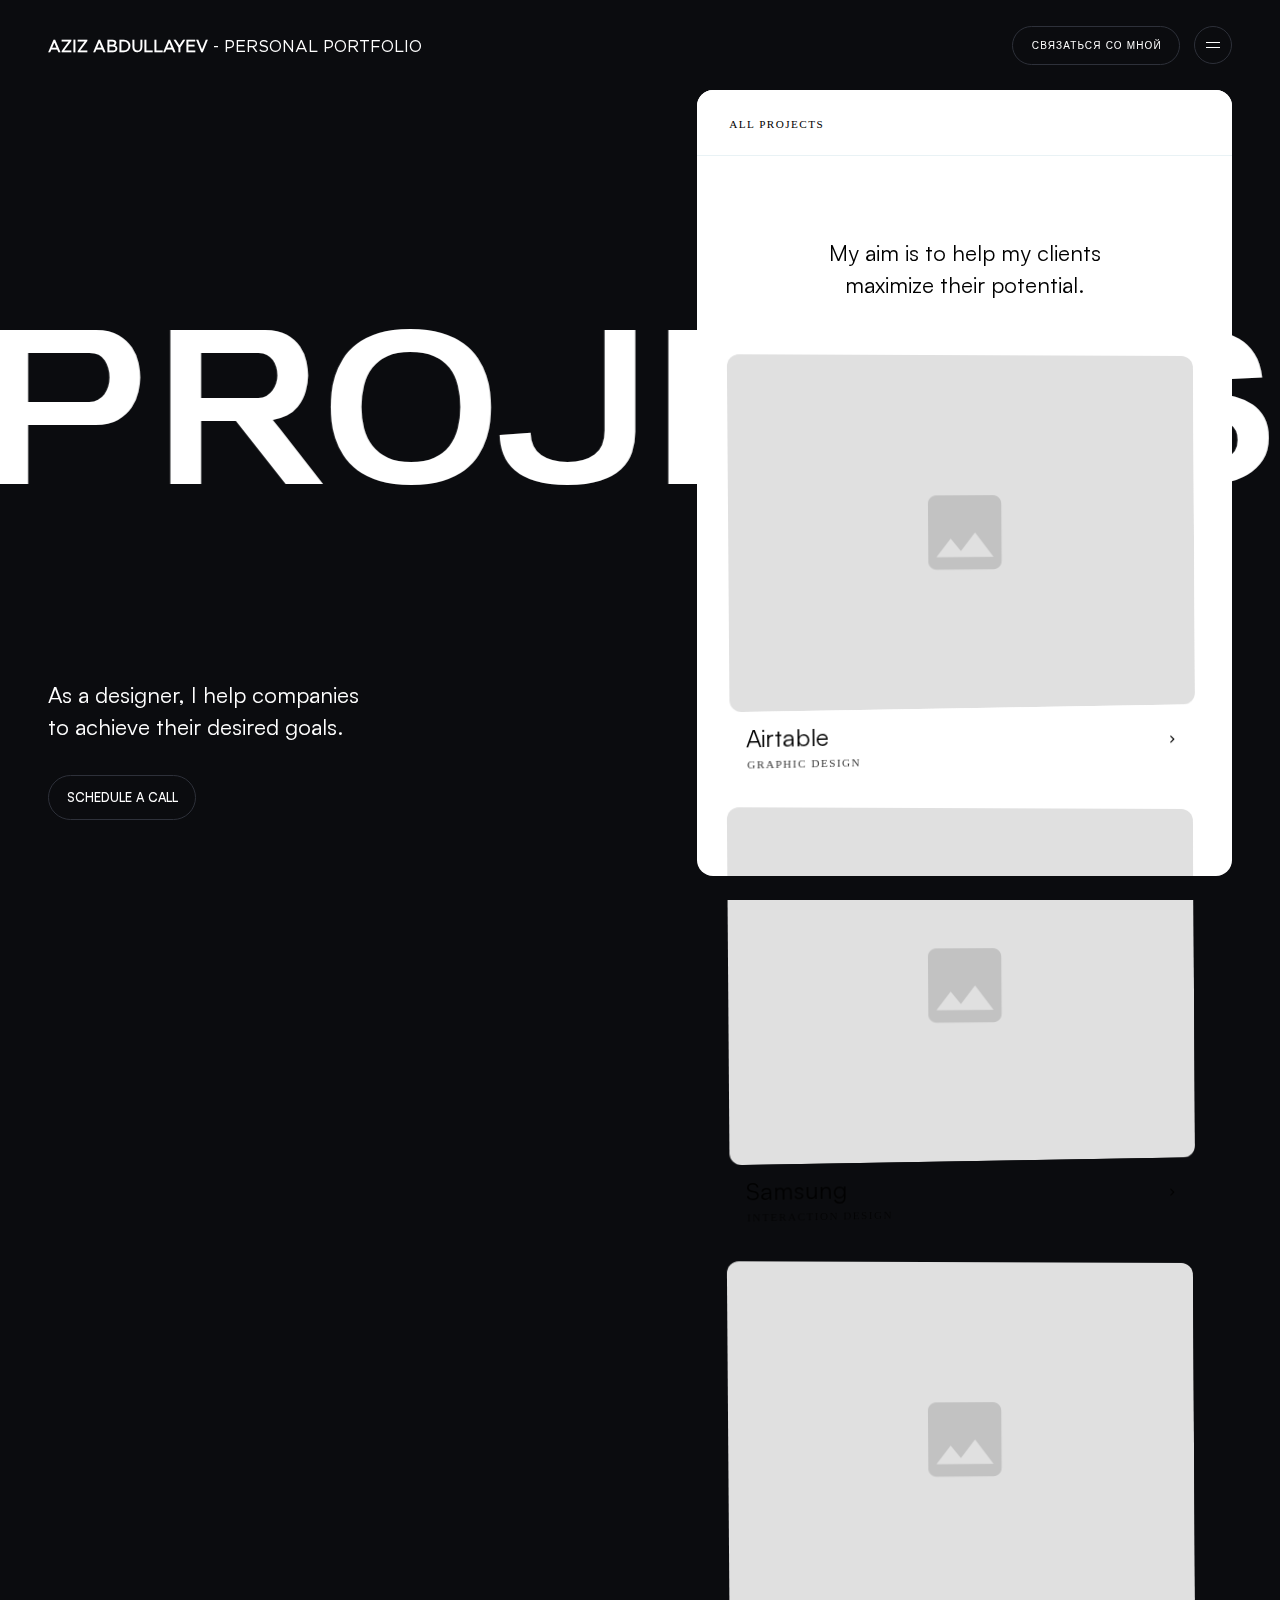
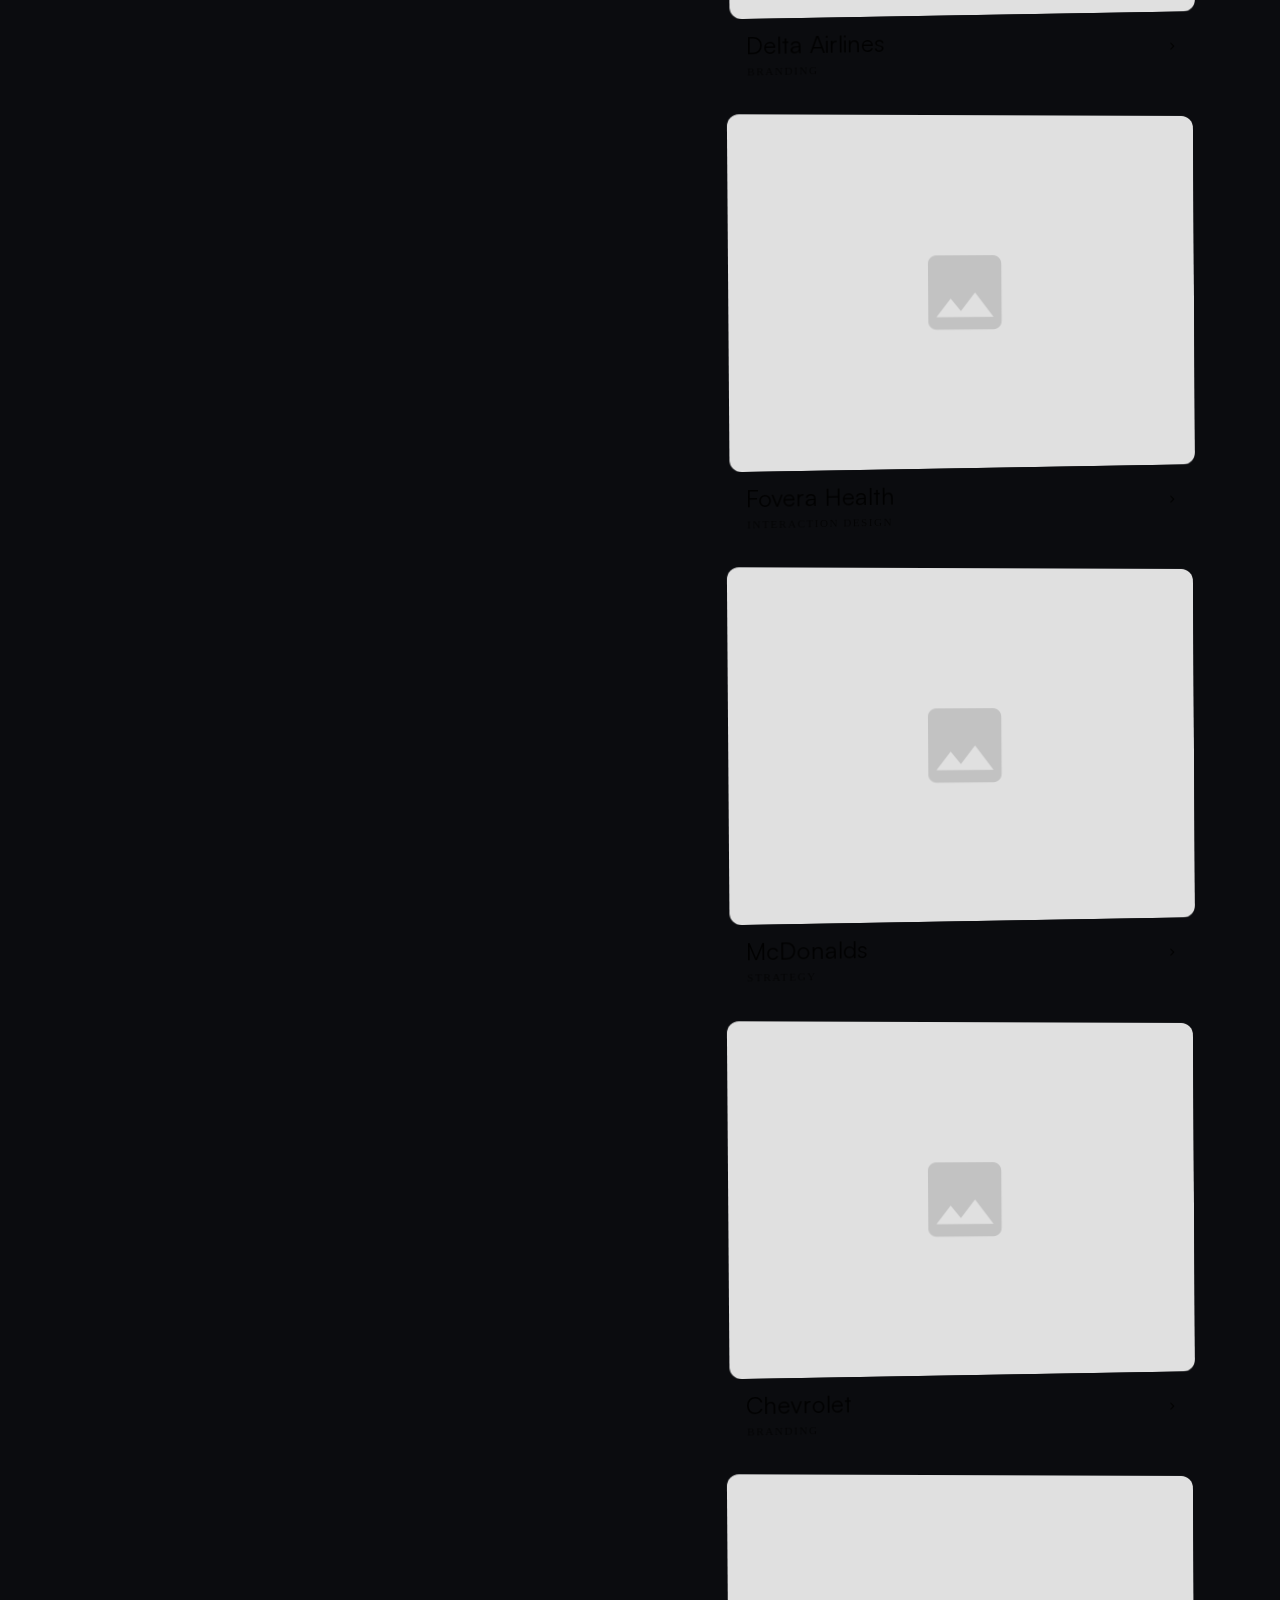
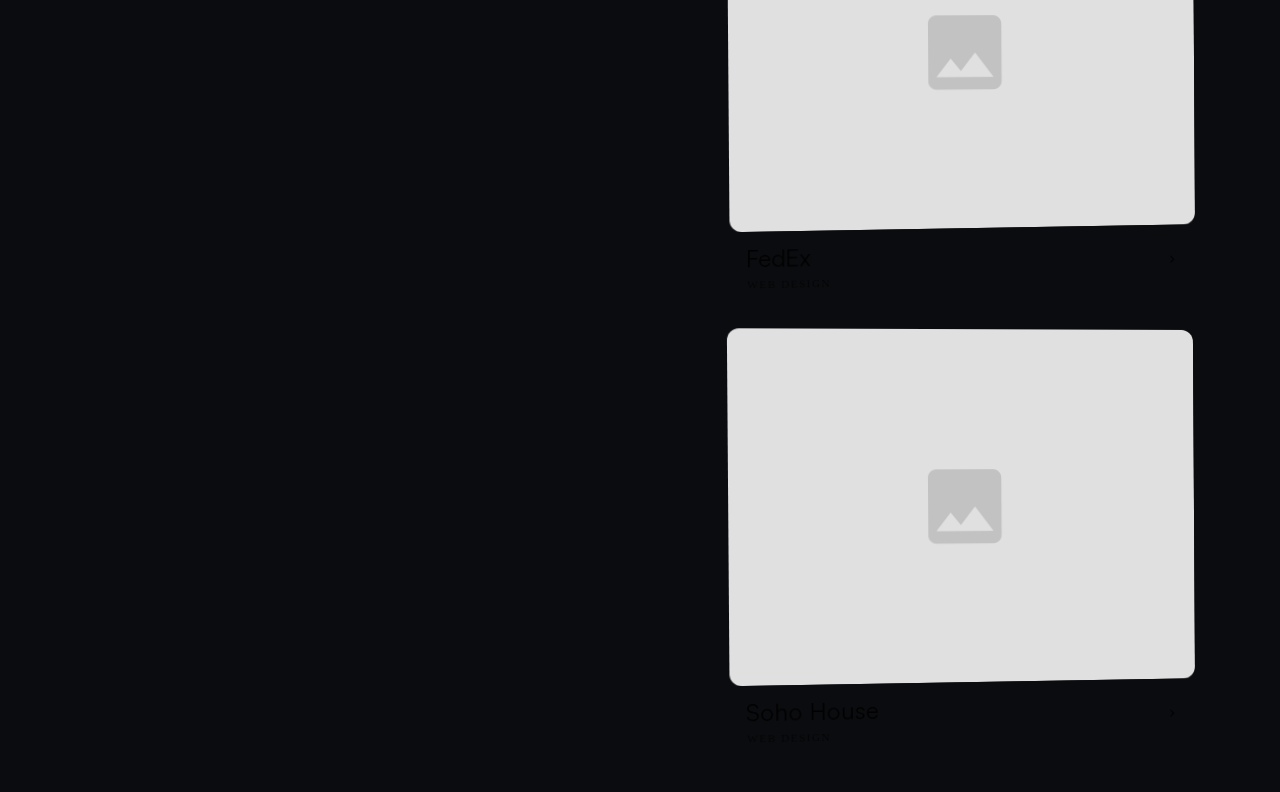
<file: works.html>
﻿<!DOCTYPE html><!-- This site was created in Webflow. https://www.webflow.com --><!-- Last Published: Fri Jul 14 2023 15:58:32 GMT+0000 (Coordinated Universal Time) --><html changemelater="azizabdullayev.webflow.io" data-wf-page="64b157dfd4194a2c24aa1ee5" data-wf-site="assets/trash" lang="ru"><head><meta charset="utf-8"><title>Works Small</title><meta content="Works Small" property="og:title"><meta content="Works Small" property="twitter:title"><meta content="width=device-width, initial-scale=1" name="viewport"><meta content="Webflow" name="generator"><link href="assets/trash/css/styles.css" rel="stylesheet" type="text/css"><link href="https://fonts.googleapis.com" rel="preconnect"><link href="https://fonts.gstatic.com" rel="preconnect" crossorigin="anonymous"><script src="ajax/libs/webfont/1.6.26/webfont.js" type="text/javascript"></script><script type="text/javascript">WebFont.load({  google: {    families: ["Montserrat Alternates:regular"]  }});</script><script type="text/javascript">!function(o,c){var n=c.documentElement,t=" w-mod-";n.className+=t+"js",("ontouchstart"in o||o.DocumentTouch&&c instanceof DocumentTouch)&&(n.className+=t+"touch")}(window,document);</script><link href="assets/logo/logo.svg" rel="shortcut icon" type="image/x-icon"><link href="assets/trash/assets/logo/logo.svg" rel="apple-touch-icon"></head><body><div class="page-wrapper"><div class="global-styles w-embed"><style>

/* Make text look crisper and more legible in all browsers */
body {
  -webkit-font-smoothing: antialiased;
  -moz-osx-font-smoothing: grayscale;
  font-smoothing: antialiased;
  text-rendering: optimizeLegibility;
}

/* Focus state style for keyboard navigation for the focusable elements */
*[tabindex]:focus-visible,
  input[type="file"]:focus-visible {
   outline: 0.125rem solid #4d65ff;
   outline-offset: 0.125rem;
}

/* Get rid of top margin on first element in any rich text element */
.w-richtext > :not(div):first-child, .w-richtext > div:first-child > :first-child {
  margin-top: 0 !important;
}

/* Get rid of bottom margin on last element in any rich text element */
.w-richtext>:last-child, .w-richtext ol li:last-child, .w-richtext ul li:last-child {
	margin-bottom: 0 !important;
}

/* Prevent all click and hover interaction with an element */
.pointer-events-off {
	pointer-events: none;
}

/* Enables all click and hover interaction with an element */
.pointer-events-on {
  pointer-events: auto;
}

/* Create a class of .div-square which maintains a 1:1 dimension of a div */
.div-square::after {
	content: "";
	display: block;
	padding-bottom: 100%;
}

/* Make sure containers never lose their center alignment */
.container-medium,.container-small, .container-large {
	margin-right: auto !important;
  margin-left: auto !important;
}

/* 
Make the following elements inherit typography styles from the parent and not have hardcoded values. 
Important: You will not be able to style for example "All Links" in Designer with this CSS applied.
Uncomment this CSS to use it in the project. Leave this message for future hand-off.
*/
/*
a,
.w-input,
.w-select,
.w-tab-link,
.w-nav-link,
.w-dropdown-btn,
.w-dropdown-toggle,
.w-dropdown-link {
  color: inherit;
  text-decoration: inherit;
  font-size: inherit;
}
*/

/* Apply "..." after 3 lines of text */
.text-style-3lines {
	display: -webkit-box;
	overflow: hidden;
	-webkit-line-clamp: 3;
	-webkit-box-orient: vertical;
}

/* Apply "..." after 2 lines of text */
.text-style-2lines {
	display: -webkit-box;
	overflow: hidden;
	-webkit-line-clamp: 2;
	-webkit-box-orient: vertical;
}

/* Adds inline flex display */
.display-inlineflex {
  display: inline-flex;
}

/* These classes are never overwritten */
.hide {
  display: none !important;
}

@media screen and (max-width: 991px) {
    .hide, .hide-tablet {
        display: none !important;
    }
}
  @media screen and (max-width: 767px) {
    .hide-mobile-landscape{
      display: none !important;
    }
}
  @media screen and (max-width: 479px) {
    .hide-mobile{
      display: none !important;
    }
}
 
.margin-0 {
  margin: 0rem !important;
}
  
.padding-0 {
  padding: 0rem !important;
}

.spacing-clean {
padding: 0rem !important;
margin: 0rem !important;
}

.margin-top {
  margin-right: 0rem !important;
  margin-bottom: 0rem !important;
  margin-left: 0rem !important;
}

.padding-top {
  padding-right: 0rem !important;
  padding-bottom: 0rem !important;
  padding-left: 0rem !important;
}
  
.margin-right {
  margin-top: 0rem !important;
  margin-bottom: 0rem !important;
  margin-left: 0rem !important;
}

.padding-right {
  padding-top: 0rem !important;
  padding-bottom: 0rem !important;
  padding-left: 0rem !important;
}

.margin-bottom {
  margin-top: 0rem !important;
  margin-right: 0rem !important;
  margin-left: 0rem !important;
}

.padding-bottom {
  padding-top: 0rem !important;
  padding-right: 0rem !important;
  padding-left: 0rem !important;
}

.margin-left {
  margin-top: 0rem !important;
  margin-right: 0rem !important;
  margin-bottom: 0rem !important;
}
  
.padding-left {
  padding-top: 0rem !important;
  padding-right: 0rem !important;
  padding-bottom: 0rem !important;
}
  
.margin-horizontal {
  margin-top: 0rem !important;
  margin-bottom: 0rem !important;
}

.padding-horizontal {
  padding-top: 0rem !important;
  padding-bottom: 0rem !important;
}

.margin-vertical {
  margin-right: 0rem !important;
  margin-left: 0rem !important;
}
  
.padding-vertical {
  padding-right: 0rem !important;
  padding-left: 0rem !important;
}

</style></div><main class="main-wrapper"><section data-w-id="ac4cfc0d-3e39-4290-be56-9510ca35bfb4" class="work-hero"><div class="padding-horizontal padding-small"><div class="grid-large"><div id="w-node-_4397b0ea-827d-dc31-5d9d-93e6bf306058-24aa1ee5" class="works-hero_navbar"><div class="padding-horizontal padding-medium"><div id="w-node-_9990f78a-f294-0c8f-0b66-9928e91f9a1e-e91f9a1e" data-animation="default" data-collapse="none" data-duration="400" data-easing="ease" data-easing2="ease" role="banner" class="navbar w-nav"><div class="padding-horizontal"><div class="navbar_overlay"></div><div id="w-node-_9990f78a-f294-0c8f-0b66-9928e91f9a1f-e91f9a1e" class="navbar_component"><a href="index.htm" class="brand w-nav-brand"><div class="text-block"><strong>Aziz abdullayev</strong> - personal portfolio</div></a><nav role="navigation" class="navbar_menu w-nav-menu"><a href="#" class="navlink w-inline-block"><div>Hire me</div></a></nav><div class="w-nav-button"><div class="w-icon-nav-menu"></div></div><div class="navbar_right"><a href="contact.html" class="button hide-mobile-portrait w-inline-block"><div id="nowThis" thattextsplit="hoverTarget" base="20%" class="clip"><div class="hover-text"><div class="text-size-xsmall text-style-allcaps">Связаться со мной</div></div><div class="hover-text bottom-hover-text"><div class="text-size-xsmall text-style-allcaps">нажми на меня!</div></div></div></a><div data-hover="false" data-delay="1000" data-w-id="e4acc428-f7d4-40fd-2558-71aa586d4308" class="navbar_dropdown w-dropdown"><div class="navbar_toggle w-dropdown-toggle"><div class="navbar_line navbar-line-top"></div><div class="navbar_line navbar-line-bottom"></div></div><nav class="navbar_dropdown-list w-dropdown-list"><div class="navbar_drop-content radius-regular"><div class="navbar_link-wrapper"><div id="w-node-dcf96600-dc67-46aa-b261-5e18bb914b2c-e91f9a1e" class="into-view-1"><a href="about.html" class="navbar_link w-inline-block"><div class="heading-style-h5 text-style-allcaps">About</div><div><div class="clip"><div class="hover-arrow left"><div class="icon-1x1-tiny w-embed"><svg width="420" height="420" viewbox="0 0 24 24" fill="none" xmlns="http://www.w3.org/2000/svg">
<path d="M13.1722 12L8.22217 7.04999L9.63617 5.63599L16.0002 12L9.63617 18.364L8.22217 16.95L13.1722 12Z" fill="currentColor"></path>
</svg>
</div></div><div class="hover-arrow"><div class="icon-1x1-tiny w-embed"><svg width="420" height="420" viewbox="0 0 24 24" fill="none" xmlns="http://www.w3.org/2000/svg">
<path d="M13.1722 12L8.22217 7.04999L9.63617 5.63599L16.0002 12L9.63617 18.364L8.22217 16.95L13.1722 12Z" fill="currentColor"></path>
</svg>
</div></div></div></div></a></div><div id="w-node-_801ff30e-95ab-85cf-050c-dad43c1ea620-e91f9a1e" class="into-view-2"><a href="works.html" aria-current="page" class="navbar_link w-inline-block w--current"><div class="heading-style-h5 text-style-allcaps">Work</div><div><div class="clip"><div class="hover-arrow left"><div class="icon-1x1-tiny w-embed"><svg width="420" height="420" viewbox="0 0 24 24" fill="none" xmlns="http://www.w3.org/2000/svg">
<path d="M13.1722 12L8.22217 7.04999L9.63617 5.63599L16.0002 12L9.63617 18.364L8.22217 16.95L13.1722 12Z" fill="currentColor"></path>
</svg>
</div></div><div class="hover-arrow"><div class="icon-1x1-tiny w-embed"><svg width="420" height="420" viewbox="0 0 24 24" fill="none" xmlns="http://www.w3.org/2000/svg">
<path d="M13.1722 12L8.22217 7.04999L9.63617 5.63599L16.0002 12L9.63617 18.364L8.22217 16.95L13.1722 12Z" fill="currentColor"></path>
</svg>
</div></div></div></div></a></div><div id="w-node-de31a87d-6672-b57b-39d9-182a3bf92ebb-e91f9a1e" class="into-view-3"><a href="contact.html" class="navbar_link w-inline-block"><div class="heading-style-h5 text-style-allcaps">Contact</div><div><div class="clip"><div class="hover-arrow left"><div class="icon-1x1-tiny w-embed"><svg width="420" height="420" viewbox="0 0 24 24" fill="none" xmlns="http://www.w3.org/2000/svg">
<path d="M13.1722 12L8.22217 7.04999L9.63617 5.63599L16.0002 12L9.63617 18.364L8.22217 16.95L13.1722 12Z" fill="currentColor"></path>
</svg>
</div></div><div class="hover-arrow"><div class="icon-1x1-tiny w-embed"><svg width="420" height="420" viewbox="0 0 24 24" fill="none" xmlns="http://www.w3.org/2000/svg">
<path d="M13.1722 12L8.22217 7.04999L9.63617 5.63599L16.0002 12L9.63617 18.364L8.22217 16.95L13.1722 12Z" fill="currentColor"></path>
</svg>
</div></div></div></div></a></div><div id="w-node-_453bff1a-05a7-bbb8-3bd2-c2cdafdb1f3a-e91f9a1e" class="into-view-4"><a href="#" class="navbar_link w-inline-block"><div class="heading-style-h5 text-style-allcaps">Clone me</div><div><div class="clip"><div class="hover-arrow left"><div class="icon-1x1-tiny w-embed"><svg width="420" height="420" viewbox="0 0 24 24" fill="none" xmlns="http://www.w3.org/2000/svg">
<path d="M13.1722 12L8.22217 7.04999L9.63617 5.63599L16.0002 12L9.63617 18.364L8.22217 16.95L13.1722 12Z" fill="currentColor"></path>
</svg>
</div></div><div class="hover-arrow"><div class="icon-1x1-tiny w-embed"><svg width="420" height="420" viewbox="0 0 24 24" fill="none" xmlns="http://www.w3.org/2000/svg">
<path d="M13.1722 12L8.22217 7.04999L9.63617 5.63599L16.0002 12L9.63617 18.364L8.22217 16.95L13.1722 12Z" fill="currentColor"></path>
</svg>
</div></div></div></div></a></div></div></div></nav></div></div></div></div></div></div></div><div id="w-node-_6e7df872-1444-4c27-ae3c-6b4673aeb1d3-24aa1ee5" class="work-hero-block"><div id="w-node-ef93f526-e3f8-6265-c443-7e05c624edb6-24aa1ee5" class="work-hero-left"><div id="w-node-_33a40b8b-70fe-856d-a5d5-400b2b14b0a5-24aa1ee5" class="hero-loop"><div class="hero-loop-text"><div class="hero-loop-strip"><div class="loop-text"><div>Projects</div></div><div class="loop-text"><div>Projects</div></div></div></div></div><div id="w-node-_5d8d4bd2-09ab-dabe-28e7-f91b64ad2add-24aa1ee5" class="about-hero-intro"><div id="w-node-_21a5a1ea-18a2-6a44-2315-f3602a8f32f3-24aa1ee5" class="about-hero-text"><p class="text-size-large text-color-white">As a designer, I help companies to achieve their desired goals.</p><a href="contact.html" class="button w-inline-block"><div id="nowThis" thattextsplit="hoverTarget" base="20%" class="clip"><div class="hover-text"><div class="text-size-xsmall">Schedule a call</div></div><div class="hover-text bottom-hover-text"><div class="text-size-xsmall">Schedule a call</div></div></div></a></div></div></div><div class="work-right"><div id="w-node-_267fb6cd-3be7-14e8-d4c6-a22c045329f4-24aa1ee5" class="work-spacer work-top-spacer"></div><div id="w-node-_167055f6-41b1-f8ae-1c54-f8b98da4fb82-24aa1ee5" class="work-right-background"><div class="work-spacer work-top-spacer"></div><div class="work-white-background"></div><div class="work-spacer work-bottom-spacer"></div></div><div id="w-node-edf02031-f728-f29e-b474-e56db336066d-24aa1ee5" class="work-content"><div class="work-spacer work-top-spacer"></div><div class="work-top"><div class="work-padding-block"><div class="work-top-text"><div class="work-top-left"><div class="text-size-tiny text-style-allcaps">All projects</div></div></div></div></div><div class="work-intro"><div class="work-intro-title"><div class="text-size-large text-align-center">My aim is to help my clients maximize their potential.</div></div></div><div class="work-list-wrapper w-dyn-list"><div fs-cmsfilter-element="list" data-w-id="6338eb0e-f00e-ae9a-5ed8-332a534e54eb" role="list" class="work-list w-dyn-items"><div role="listitem" class="work-list-card w-dyn-item"><a data-w-id="6338eb0e-f00e-ae9a-5ed8-332a534e54ed" style="-webkit-transform:translate3d(0, 20vh, 0) scale3d(1, 1, 1) rotateX(-5deg) rotateY(110deg) rotateZ(-5deg) skew(0, 0);-moz-transform:translate3d(0, 20vh, 0) scale3d(1, 1, 1) rotateX(-5deg) rotateY(110deg) rotateZ(-5deg) skew(0, 0);-ms-transform:translate3d(0, 20vh, 0) scale3d(1, 1, 1) rotateX(-5deg) rotateY(110deg) rotateZ(-5deg) skew(0, 0);transform:translate3d(0, 20vh, 0) scale3d(1, 1, 1) rotateX(-5deg) rotateY(110deg) rotateZ(-5deg) skew(0, 0);transform-style:preserve-3d;opacity:0" href="projects/airtable.html" class="work-card-item w-inline-block"><div class="work-card-image"><div class="work-card-height"></div><img src="assets/trash/64b157dfd4194a2c24aa1e6b_image.svg" loading="lazy" alt="" class="image-fill"></div><div class="work-card-text"><div><h3 class="heading-style-h4">Airtable</h3><div class="work-card_tag"><div class="text-size-tiny text-style-allcaps text-style-muted">Graphic design</div></div></div><div class="clip"><div class="hover-arrow left"><div class="icon-1x1-tiny w-embed"><svg width="420" height="420" viewbox="0 0 24 24" fill="none" xmlns="http://www.w3.org/2000/svg">
<path d="M13.1722 12L8.22217 7.04999L9.63617 5.63599L16.0002 12L9.63617 18.364L8.22217 16.95L13.1722 12Z" fill="currentColor"></path>
</svg>
</div></div><div class="hover-arrow"><div class="icon-1x1-tiny w-embed"><svg width="420" height="420" viewbox="0 0 24 24" fill="none" xmlns="http://www.w3.org/2000/svg">
<path d="M13.1722 12L8.22217 7.04999L9.63617 5.63599L16.0002 12L9.63617 18.364L8.22217 16.95L13.1722 12Z" fill="currentColor"></path>
</svg>
</div></div></div></div></a></div><div role="listitem" class="work-list-card w-dyn-item"><a data-w-id="6338eb0e-f00e-ae9a-5ed8-332a534e54ed" style="-webkit-transform:translate3d(0, 20vh, 0) scale3d(1, 1, 1) rotateX(-5deg) rotateY(110deg) rotateZ(-5deg) skew(0, 0);-moz-transform:translate3d(0, 20vh, 0) scale3d(1, 1, 1) rotateX(-5deg) rotateY(110deg) rotateZ(-5deg) skew(0, 0);-ms-transform:translate3d(0, 20vh, 0) scale3d(1, 1, 1) rotateX(-5deg) rotateY(110deg) rotateZ(-5deg) skew(0, 0);transform:translate3d(0, 20vh, 0) scale3d(1, 1, 1) rotateX(-5deg) rotateY(110deg) rotateZ(-5deg) skew(0, 0);transform-style:preserve-3d;opacity:0" href="projects/samsung.html" class="work-card-item w-inline-block"><div class="work-card-image"><div class="work-card-height"></div><img src="assets/trash/64b157dfd4194a2c24aa1e6b_image.svg" loading="lazy" alt="" class="image-fill"></div><div class="work-card-text"><div><h3 class="heading-style-h4">Samsung</h3><div class="work-card_tag"><div class="text-size-tiny text-style-allcaps text-style-muted">Interaction design</div></div></div><div class="clip"><div class="hover-arrow left"><div class="icon-1x1-tiny w-embed"><svg width="420" height="420" viewbox="0 0 24 24" fill="none" xmlns="http://www.w3.org/2000/svg">
<path d="M13.1722 12L8.22217 7.04999L9.63617 5.63599L16.0002 12L9.63617 18.364L8.22217 16.95L13.1722 12Z" fill="currentColor"></path>
</svg>
</div></div><div class="hover-arrow"><div class="icon-1x1-tiny w-embed"><svg width="420" height="420" viewbox="0 0 24 24" fill="none" xmlns="http://www.w3.org/2000/svg">
<path d="M13.1722 12L8.22217 7.04999L9.63617 5.63599L16.0002 12L9.63617 18.364L8.22217 16.95L13.1722 12Z" fill="currentColor"></path>
</svg>
</div></div></div></div></a></div><div role="listitem" class="work-list-card w-dyn-item"><a data-w-id="6338eb0e-f00e-ae9a-5ed8-332a534e54ed" style="-webkit-transform:translate3d(0, 20vh, 0) scale3d(1, 1, 1) rotateX(-5deg) rotateY(110deg) rotateZ(-5deg) skew(0, 0);-moz-transform:translate3d(0, 20vh, 0) scale3d(1, 1, 1) rotateX(-5deg) rotateY(110deg) rotateZ(-5deg) skew(0, 0);-ms-transform:translate3d(0, 20vh, 0) scale3d(1, 1, 1) rotateX(-5deg) rotateY(110deg) rotateZ(-5deg) skew(0, 0);transform:translate3d(0, 20vh, 0) scale3d(1, 1, 1) rotateX(-5deg) rotateY(110deg) rotateZ(-5deg) skew(0, 0);transform-style:preserve-3d;opacity:0" href="projects/delta-airlines.html" class="work-card-item w-inline-block"><div class="work-card-image"><div class="work-card-height"></div><img src="assets/trash/64b157dfd4194a2c24aa1e6b_image.svg" loading="lazy" alt="" class="image-fill"></div><div class="work-card-text"><div><h3 class="heading-style-h4">Delta Airlines</h3><div class="work-card_tag"><div class="text-size-tiny text-style-allcaps text-style-muted">Branding</div></div></div><div class="clip"><div class="hover-arrow left"><div class="icon-1x1-tiny w-embed"><svg width="420" height="420" viewbox="0 0 24 24" fill="none" xmlns="http://www.w3.org/2000/svg">
<path d="M13.1722 12L8.22217 7.04999L9.63617 5.63599L16.0002 12L9.63617 18.364L8.22217 16.95L13.1722 12Z" fill="currentColor"></path>
</svg>
</div></div><div class="hover-arrow"><div class="icon-1x1-tiny w-embed"><svg width="420" height="420" viewbox="0 0 24 24" fill="none" xmlns="http://www.w3.org/2000/svg">
<path d="M13.1722 12L8.22217 7.04999L9.63617 5.63599L16.0002 12L9.63617 18.364L8.22217 16.95L13.1722 12Z" fill="currentColor"></path>
</svg>
</div></div></div></div></a></div><div role="listitem" class="work-list-card w-dyn-item"><a data-w-id="6338eb0e-f00e-ae9a-5ed8-332a534e54ed" style="-webkit-transform:translate3d(0, 20vh, 0) scale3d(1, 1, 1) rotateX(-5deg) rotateY(110deg) rotateZ(-5deg) skew(0, 0);-moz-transform:translate3d(0, 20vh, 0) scale3d(1, 1, 1) rotateX(-5deg) rotateY(110deg) rotateZ(-5deg) skew(0, 0);-ms-transform:translate3d(0, 20vh, 0) scale3d(1, 1, 1) rotateX(-5deg) rotateY(110deg) rotateZ(-5deg) skew(0, 0);transform:translate3d(0, 20vh, 0) scale3d(1, 1, 1) rotateX(-5deg) rotateY(110deg) rotateZ(-5deg) skew(0, 0);transform-style:preserve-3d;opacity:0" href="projects/fovera-health.html" class="work-card-item w-inline-block"><div class="work-card-image"><div class="work-card-height"></div><img src="assets/trash/64b157dfd4194a2c24aa1e6b_image.svg" loading="lazy" alt="" class="image-fill"></div><div class="work-card-text"><div><h3 class="heading-style-h4">Fovera Health</h3><div class="work-card_tag"><div class="text-size-tiny text-style-allcaps text-style-muted">Interaction design</div></div></div><div class="clip"><div class="hover-arrow left"><div class="icon-1x1-tiny w-embed"><svg width="420" height="420" viewbox="0 0 24 24" fill="none" xmlns="http://www.w3.org/2000/svg">
<path d="M13.1722 12L8.22217 7.04999L9.63617 5.63599L16.0002 12L9.63617 18.364L8.22217 16.95L13.1722 12Z" fill="currentColor"></path>
</svg>
</div></div><div class="hover-arrow"><div class="icon-1x1-tiny w-embed"><svg width="420" height="420" viewbox="0 0 24 24" fill="none" xmlns="http://www.w3.org/2000/svg">
<path d="M13.1722 12L8.22217 7.04999L9.63617 5.63599L16.0002 12L9.63617 18.364L8.22217 16.95L13.1722 12Z" fill="currentColor"></path>
</svg>
</div></div></div></div></a></div><div role="listitem" class="work-list-card w-dyn-item"><a data-w-id="6338eb0e-f00e-ae9a-5ed8-332a534e54ed" style="-webkit-transform:translate3d(0, 20vh, 0) scale3d(1, 1, 1) rotateX(-5deg) rotateY(110deg) rotateZ(-5deg) skew(0, 0);-moz-transform:translate3d(0, 20vh, 0) scale3d(1, 1, 1) rotateX(-5deg) rotateY(110deg) rotateZ(-5deg) skew(0, 0);-ms-transform:translate3d(0, 20vh, 0) scale3d(1, 1, 1) rotateX(-5deg) rotateY(110deg) rotateZ(-5deg) skew(0, 0);transform:translate3d(0, 20vh, 0) scale3d(1, 1, 1) rotateX(-5deg) rotateY(110deg) rotateZ(-5deg) skew(0, 0);transform-style:preserve-3d;opacity:0" href="projects/mcdonalds.html" class="work-card-item w-inline-block"><div class="work-card-image"><div class="work-card-height"></div><img src="assets/trash/64b157dfd4194a2c24aa1e6b_image.svg" loading="lazy" alt="" class="image-fill"></div><div class="work-card-text"><div><h3 class="heading-style-h4">McDonalds</h3><div class="work-card_tag"><div class="text-size-tiny text-style-allcaps text-style-muted">Strategy</div></div></div><div class="clip"><div class="hover-arrow left"><div class="icon-1x1-tiny w-embed"><svg width="420" height="420" viewbox="0 0 24 24" fill="none" xmlns="http://www.w3.org/2000/svg">
<path d="M13.1722 12L8.22217 7.04999L9.63617 5.63599L16.0002 12L9.63617 18.364L8.22217 16.95L13.1722 12Z" fill="currentColor"></path>
</svg>
</div></div><div class="hover-arrow"><div class="icon-1x1-tiny w-embed"><svg width="420" height="420" viewbox="0 0 24 24" fill="none" xmlns="http://www.w3.org/2000/svg">
<path d="M13.1722 12L8.22217 7.04999L9.63617 5.63599L16.0002 12L9.63617 18.364L8.22217 16.95L13.1722 12Z" fill="currentColor"></path>
</svg>
</div></div></div></div></a></div><div role="listitem" class="work-list-card w-dyn-item"><a data-w-id="6338eb0e-f00e-ae9a-5ed8-332a534e54ed" style="-webkit-transform:translate3d(0, 20vh, 0) scale3d(1, 1, 1) rotateX(-5deg) rotateY(110deg) rotateZ(-5deg) skew(0, 0);-moz-transform:translate3d(0, 20vh, 0) scale3d(1, 1, 1) rotateX(-5deg) rotateY(110deg) rotateZ(-5deg) skew(0, 0);-ms-transform:translate3d(0, 20vh, 0) scale3d(1, 1, 1) rotateX(-5deg) rotateY(110deg) rotateZ(-5deg) skew(0, 0);transform:translate3d(0, 20vh, 0) scale3d(1, 1, 1) rotateX(-5deg) rotateY(110deg) rotateZ(-5deg) skew(0, 0);transform-style:preserve-3d;opacity:0" href="projects/chevrolet.html" class="work-card-item w-inline-block"><div class="work-card-image"><div class="work-card-height"></div><img src="assets/trash/64b157dfd4194a2c24aa1e6b_image.svg" loading="lazy" alt="" class="image-fill"></div><div class="work-card-text"><div><h3 class="heading-style-h4">chevrolet</h3><div class="work-card_tag"><div class="text-size-tiny text-style-allcaps text-style-muted">Branding</div></div></div><div class="clip"><div class="hover-arrow left"><div class="icon-1x1-tiny w-embed"><svg width="420" height="420" viewbox="0 0 24 24" fill="none" xmlns="http://www.w3.org/2000/svg">
<path d="M13.1722 12L8.22217 7.04999L9.63617 5.63599L16.0002 12L9.63617 18.364L8.22217 16.95L13.1722 12Z" fill="currentColor"></path>
</svg>
</div></div><div class="hover-arrow"><div class="icon-1x1-tiny w-embed"><svg width="420" height="420" viewbox="0 0 24 24" fill="none" xmlns="http://www.w3.org/2000/svg">
<path d="M13.1722 12L8.22217 7.04999L9.63617 5.63599L16.0002 12L9.63617 18.364L8.22217 16.95L13.1722 12Z" fill="currentColor"></path>
</svg>
</div></div></div></div></a></div><div role="listitem" class="work-list-card w-dyn-item"><a data-w-id="6338eb0e-f00e-ae9a-5ed8-332a534e54ed" style="-webkit-transform:translate3d(0, 20vh, 0) scale3d(1, 1, 1) rotateX(-5deg) rotateY(110deg) rotateZ(-5deg) skew(0, 0);-moz-transform:translate3d(0, 20vh, 0) scale3d(1, 1, 1) rotateX(-5deg) rotateY(110deg) rotateZ(-5deg) skew(0, 0);-ms-transform:translate3d(0, 20vh, 0) scale3d(1, 1, 1) rotateX(-5deg) rotateY(110deg) rotateZ(-5deg) skew(0, 0);transform:translate3d(0, 20vh, 0) scale3d(1, 1, 1) rotateX(-5deg) rotateY(110deg) rotateZ(-5deg) skew(0, 0);transform-style:preserve-3d;opacity:0" href="projects/fedex.html" class="work-card-item w-inline-block"><div class="work-card-image"><div class="work-card-height"></div><img src="assets/trash/64b157dfd4194a2c24aa1e6b_image.svg" loading="lazy" alt="" class="image-fill"></div><div class="work-card-text"><div><h3 class="heading-style-h4">FedEx</h3><div class="work-card_tag"><div class="text-size-tiny text-style-allcaps text-style-muted">Web Design</div></div></div><div class="clip"><div class="hover-arrow left"><div class="icon-1x1-tiny w-embed"><svg width="420" height="420" viewbox="0 0 24 24" fill="none" xmlns="http://www.w3.org/2000/svg">
<path d="M13.1722 12L8.22217 7.04999L9.63617 5.63599L16.0002 12L9.63617 18.364L8.22217 16.95L13.1722 12Z" fill="currentColor"></path>
</svg>
</div></div><div class="hover-arrow"><div class="icon-1x1-tiny w-embed"><svg width="420" height="420" viewbox="0 0 24 24" fill="none" xmlns="http://www.w3.org/2000/svg">
<path d="M13.1722 12L8.22217 7.04999L9.63617 5.63599L16.0002 12L9.63617 18.364L8.22217 16.95L13.1722 12Z" fill="currentColor"></path>
</svg>
</div></div></div></div></a></div><div role="listitem" class="work-list-card w-dyn-item"><a data-w-id="6338eb0e-f00e-ae9a-5ed8-332a534e54ed" style="-webkit-transform:translate3d(0, 20vh, 0) scale3d(1, 1, 1) rotateX(-5deg) rotateY(110deg) rotateZ(-5deg) skew(0, 0);-moz-transform:translate3d(0, 20vh, 0) scale3d(1, 1, 1) rotateX(-5deg) rotateY(110deg) rotateZ(-5deg) skew(0, 0);-ms-transform:translate3d(0, 20vh, 0) scale3d(1, 1, 1) rotateX(-5deg) rotateY(110deg) rotateZ(-5deg) skew(0, 0);transform:translate3d(0, 20vh, 0) scale3d(1, 1, 1) rotateX(-5deg) rotateY(110deg) rotateZ(-5deg) skew(0, 0);transform-style:preserve-3d;opacity:0" href="projects/soho-house.html" class="work-card-item w-inline-block"><div class="work-card-image"><div class="work-card-height"></div><img src="assets/trash/64b157dfd4194a2c24aa1e6b_image.svg" loading="lazy" alt="" class="image-fill"></div><div class="work-card-text"><div><h3 class="heading-style-h4">Soho House</h3><div class="work-card_tag"><div class="text-size-tiny text-style-allcaps text-style-muted">Web Design</div></div></div><div class="clip"><div class="hover-arrow left"><div class="icon-1x1-tiny w-embed"><svg width="420" height="420" viewbox="0 0 24 24" fill="none" xmlns="http://www.w3.org/2000/svg">
<path d="M13.1722 12L8.22217 7.04999L9.63617 5.63599L16.0002 12L9.63617 18.364L8.22217 16.95L13.1722 12Z" fill="currentColor"></path>
</svg>
</div></div><div class="hover-arrow"><div class="icon-1x1-tiny w-embed"><svg width="420" height="420" viewbox="0 0 24 24" fill="none" xmlns="http://www.w3.org/2000/svg">
<path d="M13.1722 12L8.22217 7.04999L9.63617 5.63599L16.0002 12L9.63617 18.364L8.22217 16.95L13.1722 12Z" fill="currentColor"></path>
</svg>
</div></div></div></div></a></div></div></div><div class="work-spacer work-bottom-spacer"></div></div><div id="w-node-cfd9cec7-55de-eb70-8a8a-9fef35ef2426-24aa1ee5" class="work-spacer work-bottom-spacer"></div></div></div></div></div></section></main></div><script src="js/jquery-3.5.1.min.dc5e7f18c8.js?site=assets/trash" type="text/javascript" integrity="sha256-9/aliU8dGd2tb6OSsuzixeV4y/faTqgFtohetphbbj0=" crossorigin="anonymous"></script><script src="assets/trash/js/webflow.ec9dea089.js" type="text/javascript"></script></body></html>
</file>
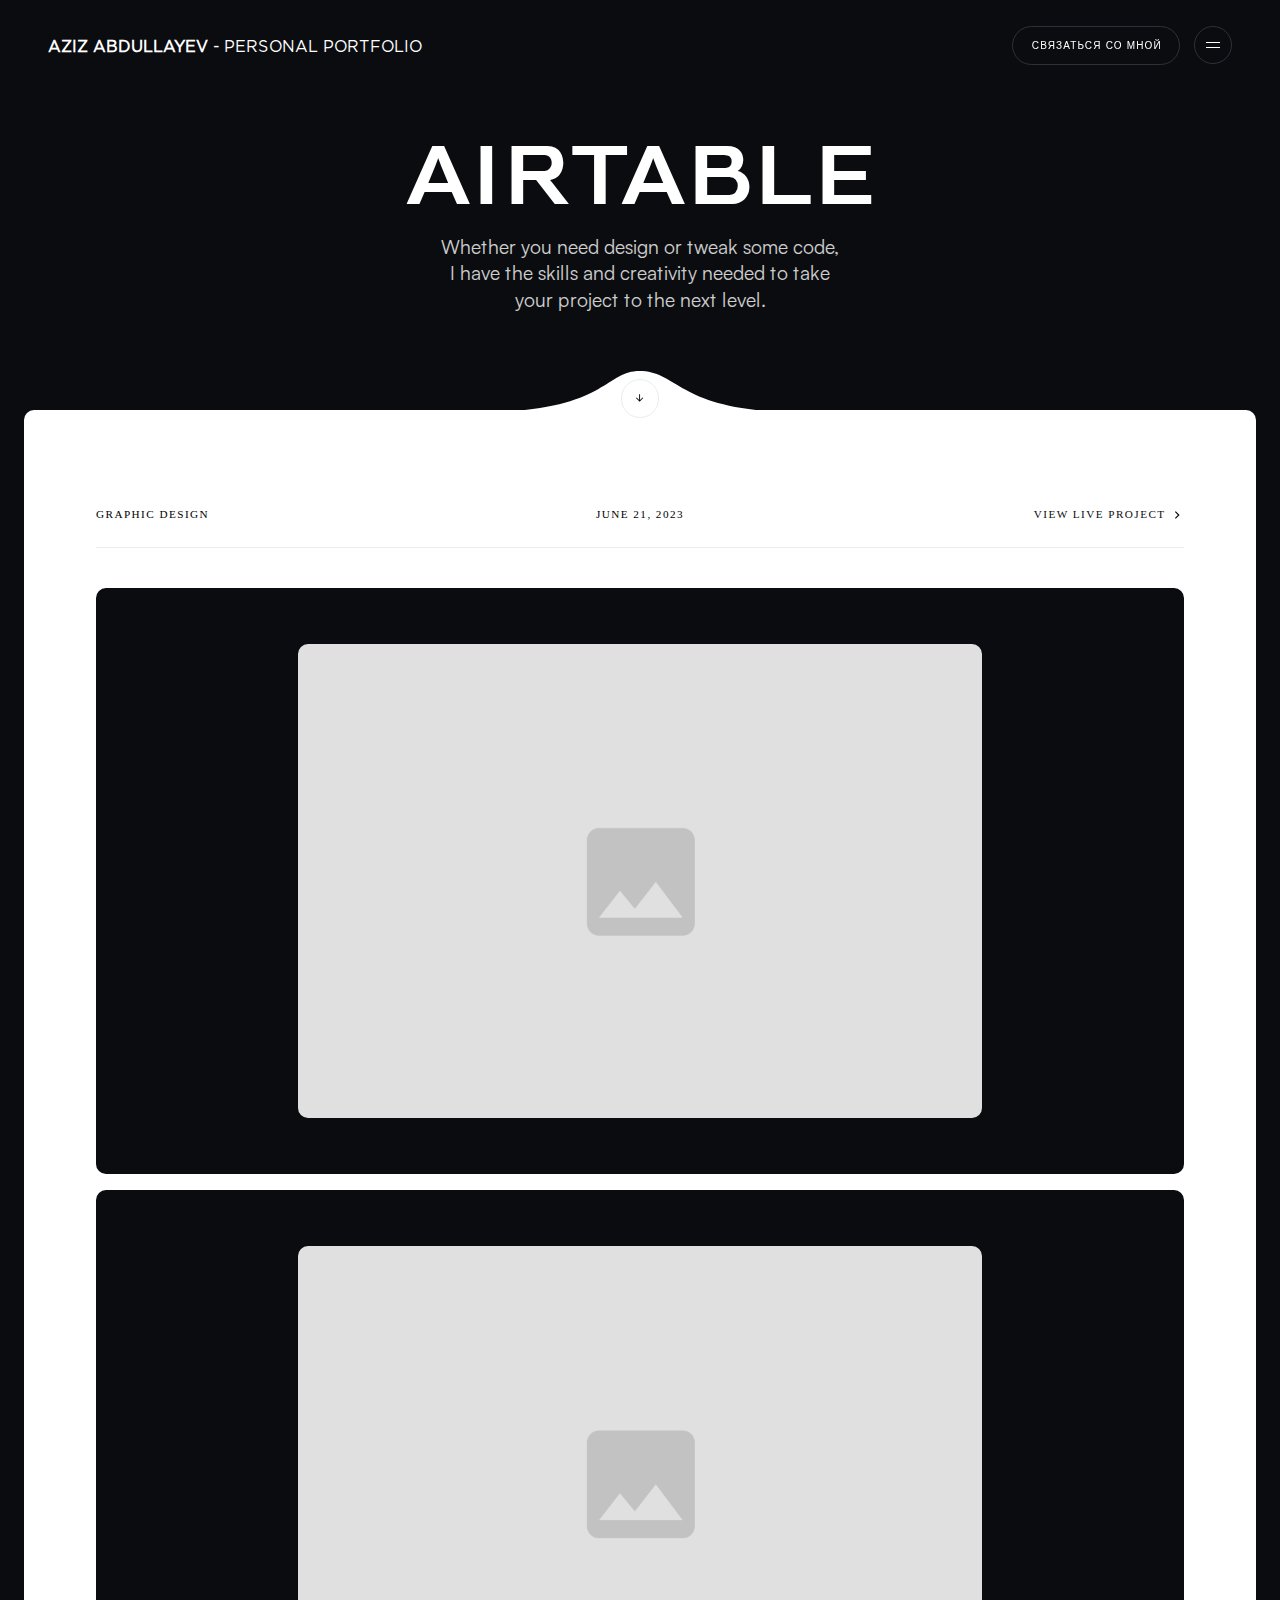
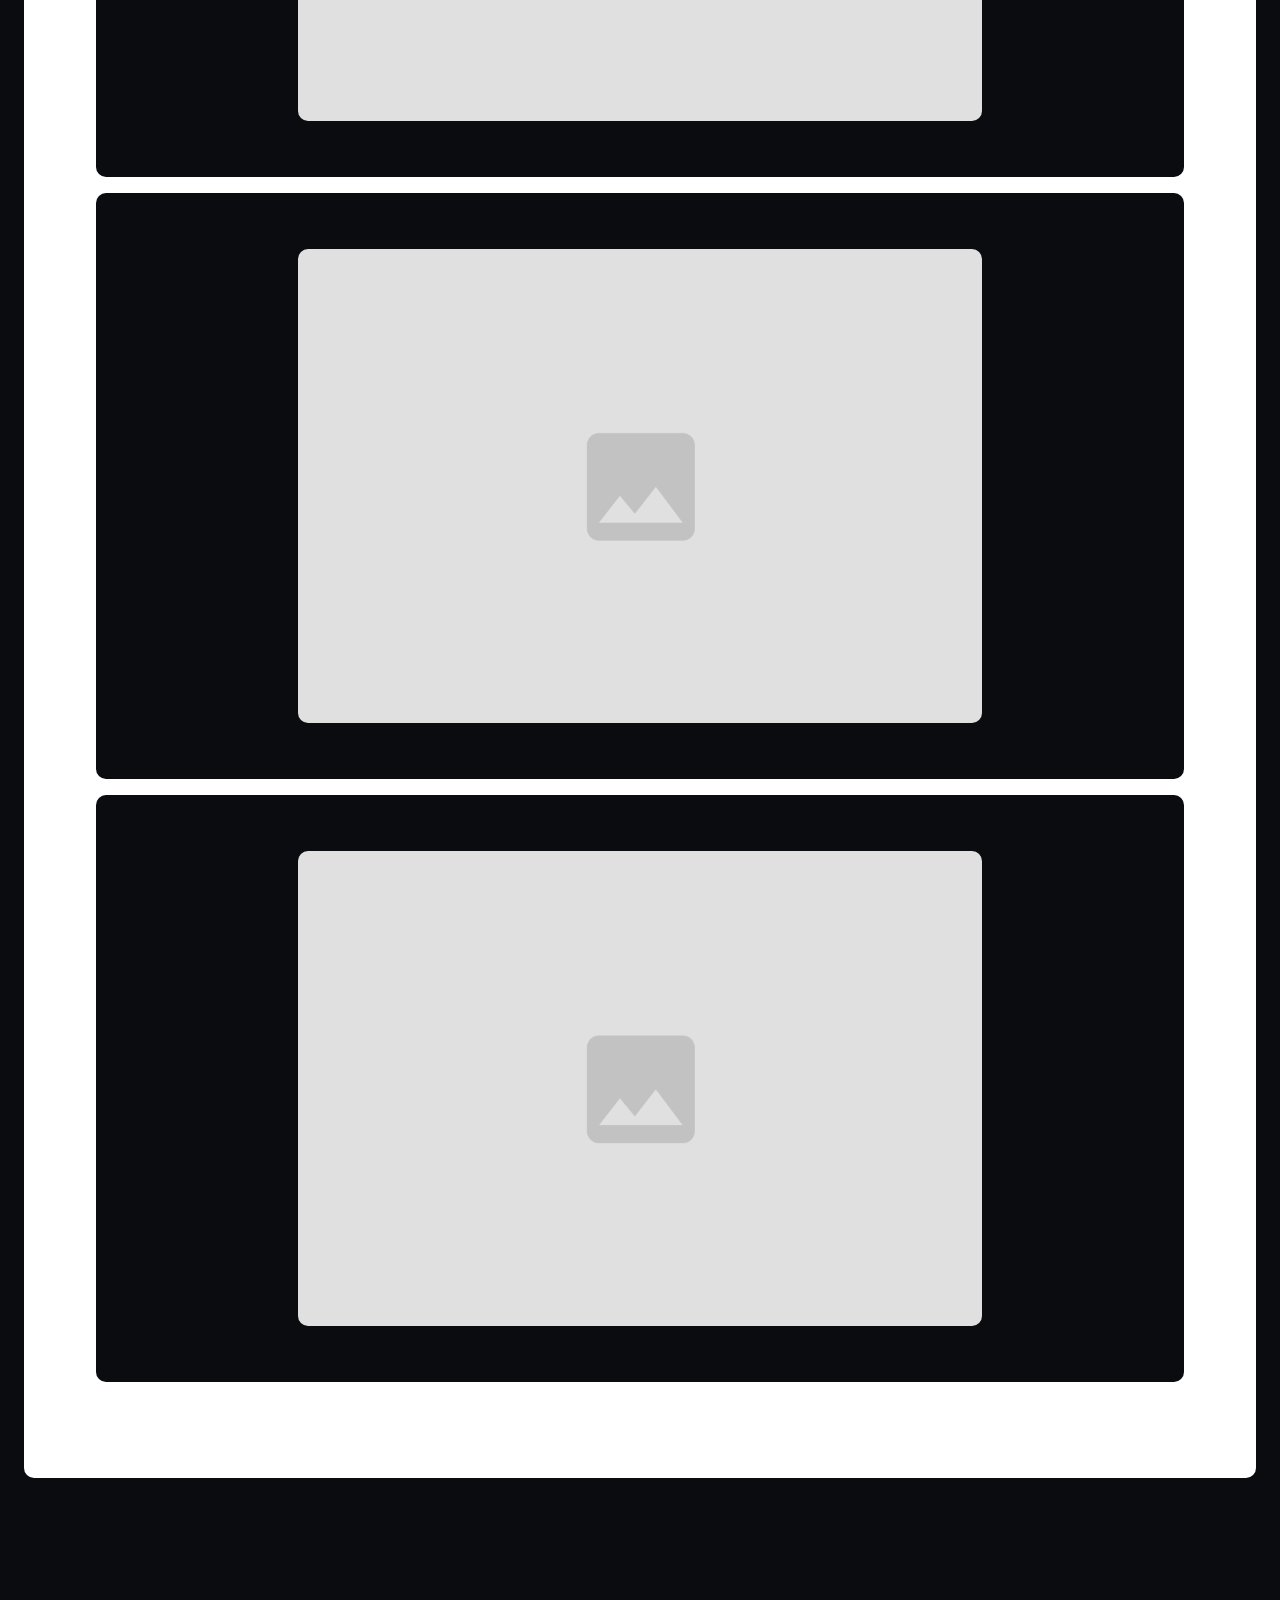
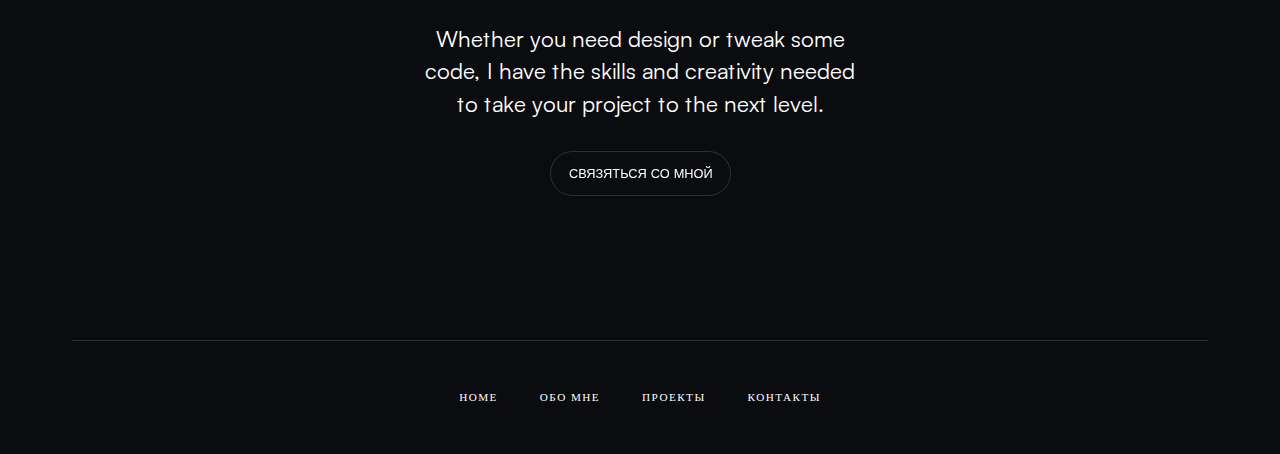
<file: projects/airtable.html>
﻿<!DOCTYPE html><!-- This site was created in Webflow. https://www.webflow.com --><!-- Last Published: Fri Jul 14 2023 15:58:32 GMT+0000 (Coordinated Universal Time) --><html changemelater="azizabdullayev.webflow.io" data-wf-page="64b157dfd4194a2c24aa1ed1" data-wf-site="assets/trash" lang="ru"><head><meta charset="utf-8"><title>AzizDesign</title><meta content="width=device-width, initial-scale=1" name="viewport"><meta content="Webflow" name="generator"><link href="../assets/trash/css/styles.css" rel="stylesheet" type="text/css"><link href="https://fonts.googleapis.com" rel="preconnect"><link href="https://fonts.gstatic.com" rel="preconnect" crossorigin="anonymous"><script src="../ajax/libs/webfont/1.6.26/webfont.js" type="text/javascript"></script><script type="text/javascript">WebFont.load({  google: {    families: ["Montserrat Alternates:regular"]  }});</script><script type="text/javascript">!function(o,c){var n=c.documentElement,t=" w-mod-";n.className+=t+"js",("ontouchstart"in o||o.DocumentTouch&&c instanceof DocumentTouch)&&(n.className+=t+"touch")}(window,document);</script><link href="../assets/logo/logo.svg" rel="shortcut icon" type="image/x-icon"><link href="../assets/trash/assets/logo/logo.svg" rel="apple-touch-icon"></head><body><div class="page-wrapper"><main class="main-wrapper"><div class="about-hero_navbar"><div class="padding-horizontal padding-medium"><div id="w-node-_9990f78a-f294-0c8f-0b66-9928e91f9a1e-e91f9a1e" data-animation="default" data-collapse="none" data-duration="400" data-easing="ease" data-easing2="ease" role="banner" class="navbar w-nav"><div class="padding-horizontal"><div class="navbar_overlay"></div><div id="w-node-_9990f78a-f294-0c8f-0b66-9928e91f9a1f-e91f9a1e" class="navbar_component"><a href="../index.htm" class="brand w-nav-brand"><div class="text-block"><strong>Aziz abdullayev</strong> - personal portfolio</div></a><nav role="navigation" class="navbar_menu w-nav-menu"><a href="#" class="navlink w-inline-block"><div>Hire me</div></a></nav><div class="w-nav-button"><div class="w-icon-nav-menu"></div></div><div class="navbar_right"><a href="../contact.html" class="button hide-mobile-portrait w-inline-block"><div id="nowThis" thattextsplit="hoverTarget" base="20%" class="clip"><div class="hover-text"><div class="text-size-xsmall text-style-allcaps">Связаться со мной</div></div><div class="hover-text bottom-hover-text"><div class="text-size-xsmall text-style-allcaps">нажми на меня!</div></div></div></a><div data-hover="false" data-delay="1000" data-w-id="e4acc428-f7d4-40fd-2558-71aa586d4308" class="navbar_dropdown w-dropdown"><div class="navbar_toggle w-dropdown-toggle"><div class="navbar_line navbar-line-top"></div><div class="navbar_line navbar-line-bottom"></div></div><nav class="navbar_dropdown-list w-dropdown-list"><div class="navbar_drop-content radius-regular"><div class="navbar_link-wrapper"><div id="w-node-dcf96600-dc67-46aa-b261-5e18bb914b2c-e91f9a1e" class="into-view-1"><a href="../about.html" class="navbar_link w-inline-block"><div class="heading-style-h5 text-style-allcaps">About</div><div><div class="clip"><div class="hover-arrow left"><div class="icon-1x1-tiny w-embed"><svg width="420" height="420" viewbox="0 0 24 24" fill="none" xmlns="http://www.w3.org/2000/svg">
<path d="M13.1722 12L8.22217 7.04999L9.63617 5.63599L16.0002 12L9.63617 18.364L8.22217 16.95L13.1722 12Z" fill="currentColor"></path>
</svg>
</div></div><div class="hover-arrow"><div class="icon-1x1-tiny w-embed"><svg width="420" height="420" viewbox="0 0 24 24" fill="none" xmlns="http://www.w3.org/2000/svg">
<path d="M13.1722 12L8.22217 7.04999L9.63617 5.63599L16.0002 12L9.63617 18.364L8.22217 16.95L13.1722 12Z" fill="currentColor"></path>
</svg>
</div></div></div></div></a></div><div id="w-node-_801ff30e-95ab-85cf-050c-dad43c1ea620-e91f9a1e" class="into-view-2"><a href="../works.html" class="navbar_link w-inline-block"><div class="heading-style-h5 text-style-allcaps">Work</div><div><div class="clip"><div class="hover-arrow left"><div class="icon-1x1-tiny w-embed"><svg width="420" height="420" viewbox="0 0 24 24" fill="none" xmlns="http://www.w3.org/2000/svg">
<path d="M13.1722 12L8.22217 7.04999L9.63617 5.63599L16.0002 12L9.63617 18.364L8.22217 16.95L13.1722 12Z" fill="currentColor"></path>
</svg>
</div></div><div class="hover-arrow"><div class="icon-1x1-tiny w-embed"><svg width="420" height="420" viewbox="0 0 24 24" fill="none" xmlns="http://www.w3.org/2000/svg">
<path d="M13.1722 12L8.22217 7.04999L9.63617 5.63599L16.0002 12L9.63617 18.364L8.22217 16.95L13.1722 12Z" fill="currentColor"></path>
</svg>
</div></div></div></div></a></div><div id="w-node-de31a87d-6672-b57b-39d9-182a3bf92ebb-e91f9a1e" class="into-view-3"><a href="../contact.html" class="navbar_link w-inline-block"><div class="heading-style-h5 text-style-allcaps">Contact</div><div><div class="clip"><div class="hover-arrow left"><div class="icon-1x1-tiny w-embed"><svg width="420" height="420" viewbox="0 0 24 24" fill="none" xmlns="http://www.w3.org/2000/svg">
<path d="M13.1722 12L8.22217 7.04999L9.63617 5.63599L16.0002 12L9.63617 18.364L8.22217 16.95L13.1722 12Z" fill="currentColor"></path>
</svg>
</div></div><div class="hover-arrow"><div class="icon-1x1-tiny w-embed"><svg width="420" height="420" viewbox="0 0 24 24" fill="none" xmlns="http://www.w3.org/2000/svg">
<path d="M13.1722 12L8.22217 7.04999L9.63617 5.63599L16.0002 12L9.63617 18.364L8.22217 16.95L13.1722 12Z" fill="currentColor"></path>
</svg>
</div></div></div></div></a></div><div id="w-node-_453bff1a-05a7-bbb8-3bd2-c2cdafdb1f3a-e91f9a1e" class="into-view-4"><a href="#" class="navbar_link w-inline-block"><div class="heading-style-h5 text-style-allcaps">Clone me</div><div><div class="clip"><div class="hover-arrow left"><div class="icon-1x1-tiny w-embed"><svg width="420" height="420" viewbox="0 0 24 24" fill="none" xmlns="http://www.w3.org/2000/svg">
<path d="M13.1722 12L8.22217 7.04999L9.63617 5.63599L16.0002 12L9.63617 18.364L8.22217 16.95L13.1722 12Z" fill="currentColor"></path>
</svg>
</div></div><div class="hover-arrow"><div class="icon-1x1-tiny w-embed"><svg width="420" height="420" viewbox="0 0 24 24" fill="none" xmlns="http://www.w3.org/2000/svg">
<path d="M13.1722 12L8.22217 7.04999L9.63617 5.63599L16.0002 12L9.63617 18.364L8.22217 16.95L13.1722 12Z" fill="currentColor"></path>
</svg>
</div></div></div></div></a></div></div></div></nav></div></div></div></div></div></div></div><section class="section-work-hero"><div class="padding-horizontal padding-small"><div><div class="work-hero_component"><div id="w-node-_811293e2-1bc5-b0a6-a195-608f0fa9fc65-24aa1ed1" class="work-hero_intro"><h1 class="heading-style-h1">Airtable</h1><div class="work-body_descript"><p class="text-size-regular text-align-center text-style-muted">Whether you need design or tweak some code, I have the skills and creativity needed to take your project to the next level.</p></div></div></div></div></div></section><div class="padding-horizontal padding-small"><section class="section-work-body radius-regular"><div class="projects-hero_curve"><a id="right" href="#" class="curve-link slider__next w-node-b7d4bac5-c5da-00f7-0481-7ea41223e7dc-24aa1ed1 w-inline-block"><div class="curve-arrow"><div class="icon w-embed"><svg width="420" height="420" viewbox="0 0 24 24" fill="none" xmlns="http://www.w3.org/2000/svg">
<path d="M13.0002 16.172L18.3642 10.808L19.7782 12.222L12.0002 20L4.22217 12.222L5.63617 10.808L11.0002 16.172V4H13.0002V16.172Z" fill="currentColor"></path>
</svg>
</div></div><img src="../assets/trash/64b157dfd4194a2c24aa1e6f_Pre-order_curve.svg" loading="lazy" alt=""></a></div><div class="padding-horizontal padding-large"><div class="padding-vertical padding-xlarge"><div class="work-body_details"><div class="text-size-tiny text-style-allcaps">Graphic design</div><div id="w-node-_074cc14b-26f4-e1d4-faab-6eedf466c5ea-24aa1ed1" class="text-size-tiny text-style-allcaps">June 21, 2023</div><a id="w-node-_74b25528-8e75-f630-89e7-d5815cd7d424-24aa1ed1" data-w-id="74b25528-8e75-f630-89e7-d5815cd7d424" href="#" class="hyperlink w-inline-block"><div id="w-node-_990a5f04-3aaf-03fc-28a1-7923a331c223-24aa1ed1" class="text-size-tiny text-style-allcaps">View live project</div><div class="clip"><div class="hover-arrow left"><div class="icon-1x1-tiny w-embed"><svg width="420" height="420" viewbox="0 0 24 24" fill="none" xmlns="http://www.w3.org/2000/svg">
<path d="M13.1722 12L8.22217 7.04999L9.63617 5.63599L16.0002 12L9.63617 18.364L8.22217 16.95L13.1722 12Z" fill="currentColor"></path>
</svg>
</div></div><div class="hover-arrow"><div class="icon-1x1-tiny w-embed"><svg width="420" height="420" viewbox="0 0 24 24" fill="none" xmlns="http://www.w3.org/2000/svg">
<path d="M13.1722 12L8.22217 7.04999L9.63617 5.63599L16.0002 12L9.63617 18.364L8.22217 16.95L13.1722 12Z" fill="currentColor"></path>
</svg>
</div></div></div></a></div><div><div class="work-body_component"><div class="w-dyn-list"><script type="text/x-wf-template" id="wf-template-05edfdc2-0e21-ef8c-bf97-8d17801fe344">%3Cdiv%20role%3D%22listitem%22%20class%3D%22w-dyn-item%20w-dyn-repeater-item%22%3E%3Cdiv%20id%3D%22w-node-bf9de591-1104-d543-6b28-ee8c4f4ccb7a-24aa1ed1%22%20class%3D%22work-body_item%20radius-regular%22%3E%3Cimg%20loading%3D%22lazy%22%20alt%3D%22%22%20src%3D%22https%3A%2F%2Fuploads-ssl.webflow.com%2Fassets/trash_2%2F64b157dfd4194a2c24aa1ea2_Placeholder-Image.svg%22%20class%3D%22work-body_image%22%2F%3E%3C%2Fdiv%3E%3C%2Fdiv%3E</script><div role="list" class="work-body_list w-dyn-items"><div role="listitem" class="w-dyn-item w-dyn-repeater-item"><div id="w-node-bf9de591-1104-d543-6b28-ee8c4f4ccb7a-24aa1ed1" class="work-body_item radius-regular"><img loading="lazy" alt="" src="../assets/trash_2/64b157dfd4194a2c24aa1ea2_Placeholder-Image.svg" class="work-body_image"></div></div><div role="listitem" class="w-dyn-item w-dyn-repeater-item"><div id="w-node-bf9de591-1104-d543-6b28-ee8c4f4ccb7a-24aa1ed1" class="work-body_item radius-regular"><img loading="lazy" alt="" src="../assets/trash_2/64b157dfd4194a2c24aa1ea2_Placeholder-Image.svg" class="work-body_image"></div></div><div role="listitem" class="w-dyn-item w-dyn-repeater-item"><div id="w-node-bf9de591-1104-d543-6b28-ee8c4f4ccb7a-24aa1ed1" class="work-body_item radius-regular"><img loading="lazy" alt="" src="../assets/trash_2/64b157dfd4194a2c24aa1ea2_Placeholder-Image.svg" class="work-body_image"></div></div><div role="listitem" class="w-dyn-item w-dyn-repeater-item"><div id="w-node-bf9de591-1104-d543-6b28-ee8c4f4ccb7a-24aa1ed1" class="work-body_item radius-regular"><img loading="lazy" alt="" src="../assets/trash_2/64b157dfd4194a2c24aa1ea2_Placeholder-Image.svg" class="work-body_image"></div></div></div><div class="w-dyn-hide w-dyn-empty"><div>No items found.</div></div></div></div></div></div></div></section></div><section class="section-footer1"><div class="padding-horizontal padding-small"><div class="grid-large"><div id="w-node-f17c5aa6-ff54-9c14-64f2-750ce83c15a6-e83c15a3" class="footer-block"><div class="padding-vertical padding-huge"><div class="footer-intro"><div class="text-size-large text-align-center text-color-white">Whether you need design or tweak some code, I have the skills and creativity needed to take your project to the next level.</div><a href="../contact.html" class="button w-inline-block"><div id="nowThis" thattextsplit="hoverTarget" base="20%" class="clip"><div class="hover-text"><div class="text-size-xsmall">Связяться со мной</div></div><div class="hover-text bottom-hover-text"><div class="text-size-xsmall">Schedule a call</div></div></div></a></div></div><div class="padding-horizontal padding-medium"><div class="footer-bottom"><div id="w-node-f17c5aa6-ff54-9c14-64f2-750ce83c15b2-e83c15a3" class="footer-menu"><a href="../index.htm" class="footer-link w-inline-block"><div class="text-size-tiny text-style-allcaps">Home</div></a><a href="../about.html" class="footer-link w-inline-block"><div class="text-size-tiny text-style-allcaps">Обо мне</div></a><a href="../works.html" class="footer-link w-inline-block"><div class="text-size-tiny text-style-allcaps">Проекты</div></a><a href="../contact.html" class="footer-link w-inline-block"><div class="text-size-tiny text-style-allcaps">Контакты</div></a></div></div></div></div></div></div></section></main></div><script src="../js/jquery-3.5.1.min.dc5e7f18c8.js?site=assets/trash" type="text/javascript" integrity="sha256-9/aliU8dGd2tb6OSsuzixeV4y/faTqgFtohetphbbj0=" crossorigin="anonymous"></script><script src="../assets/trash/js/webflow.ec9dea089.js" type="text/javascript"></script></body></html>
</file>
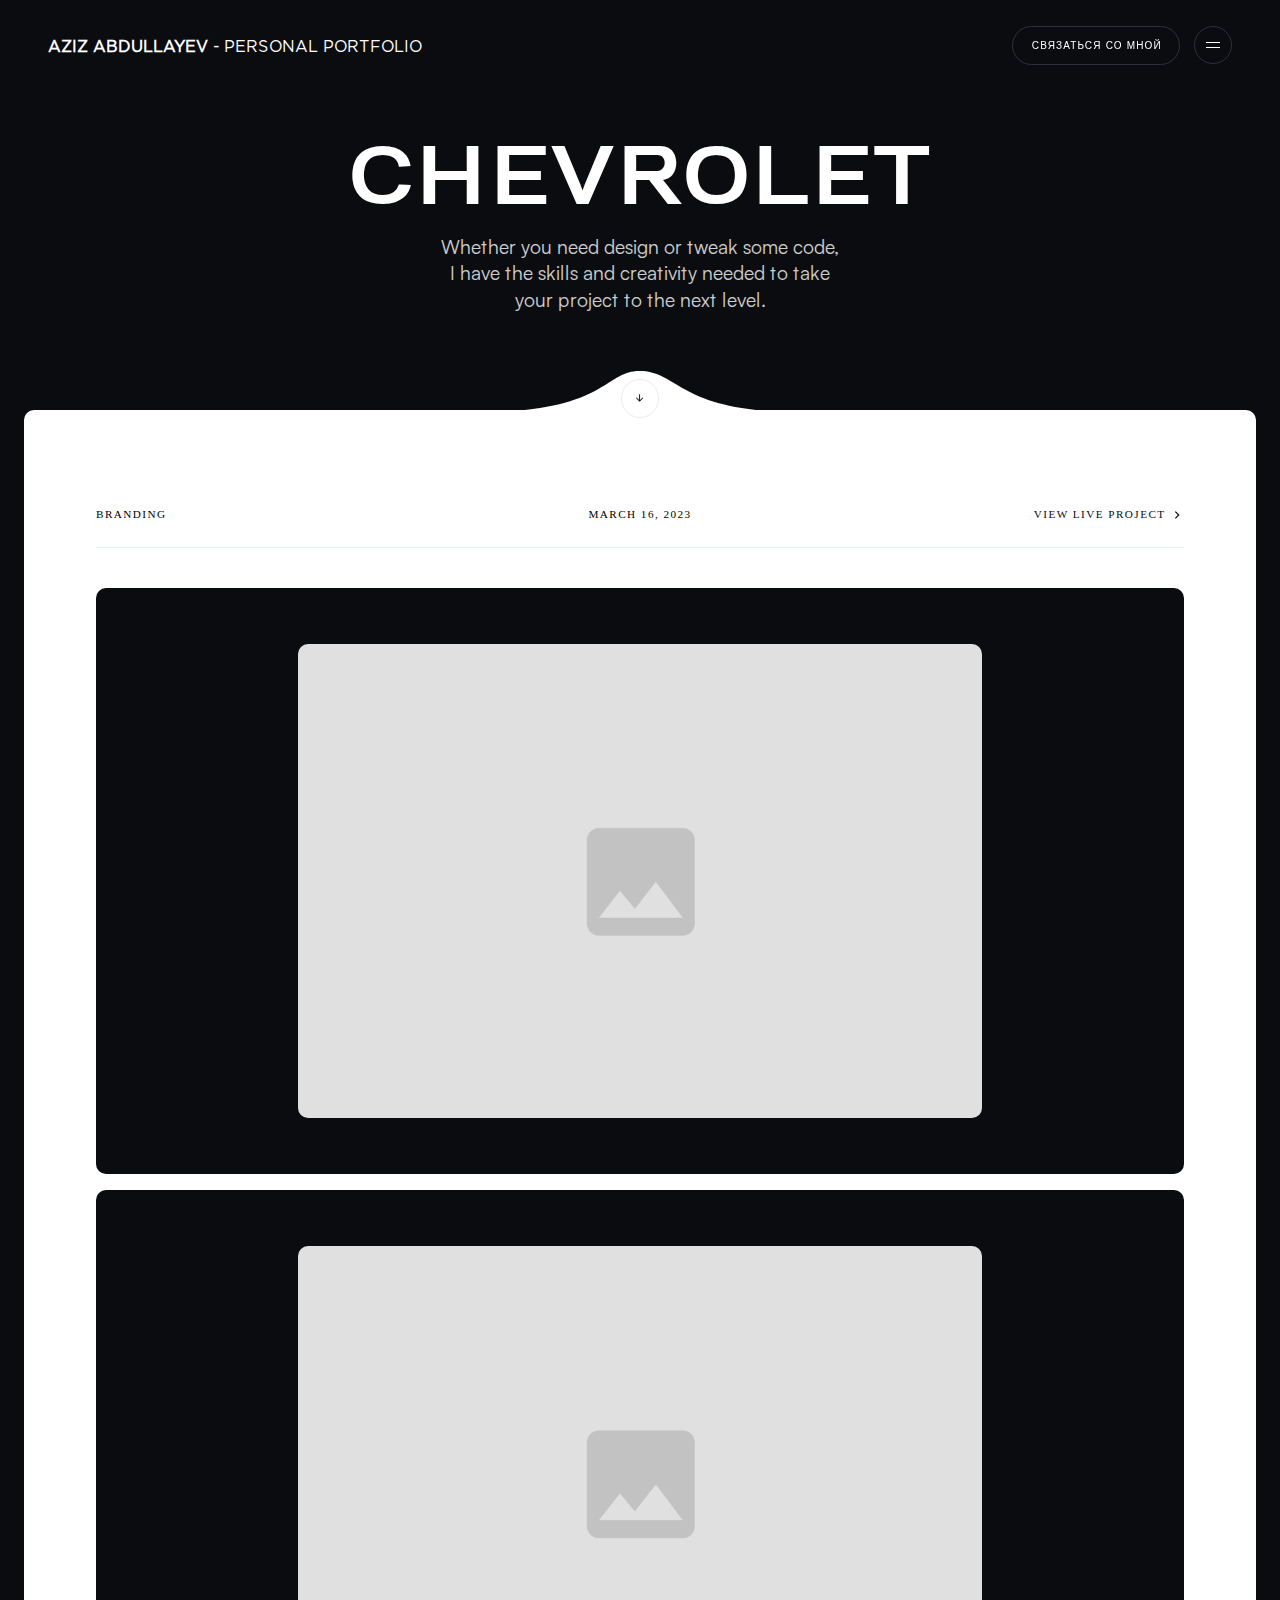
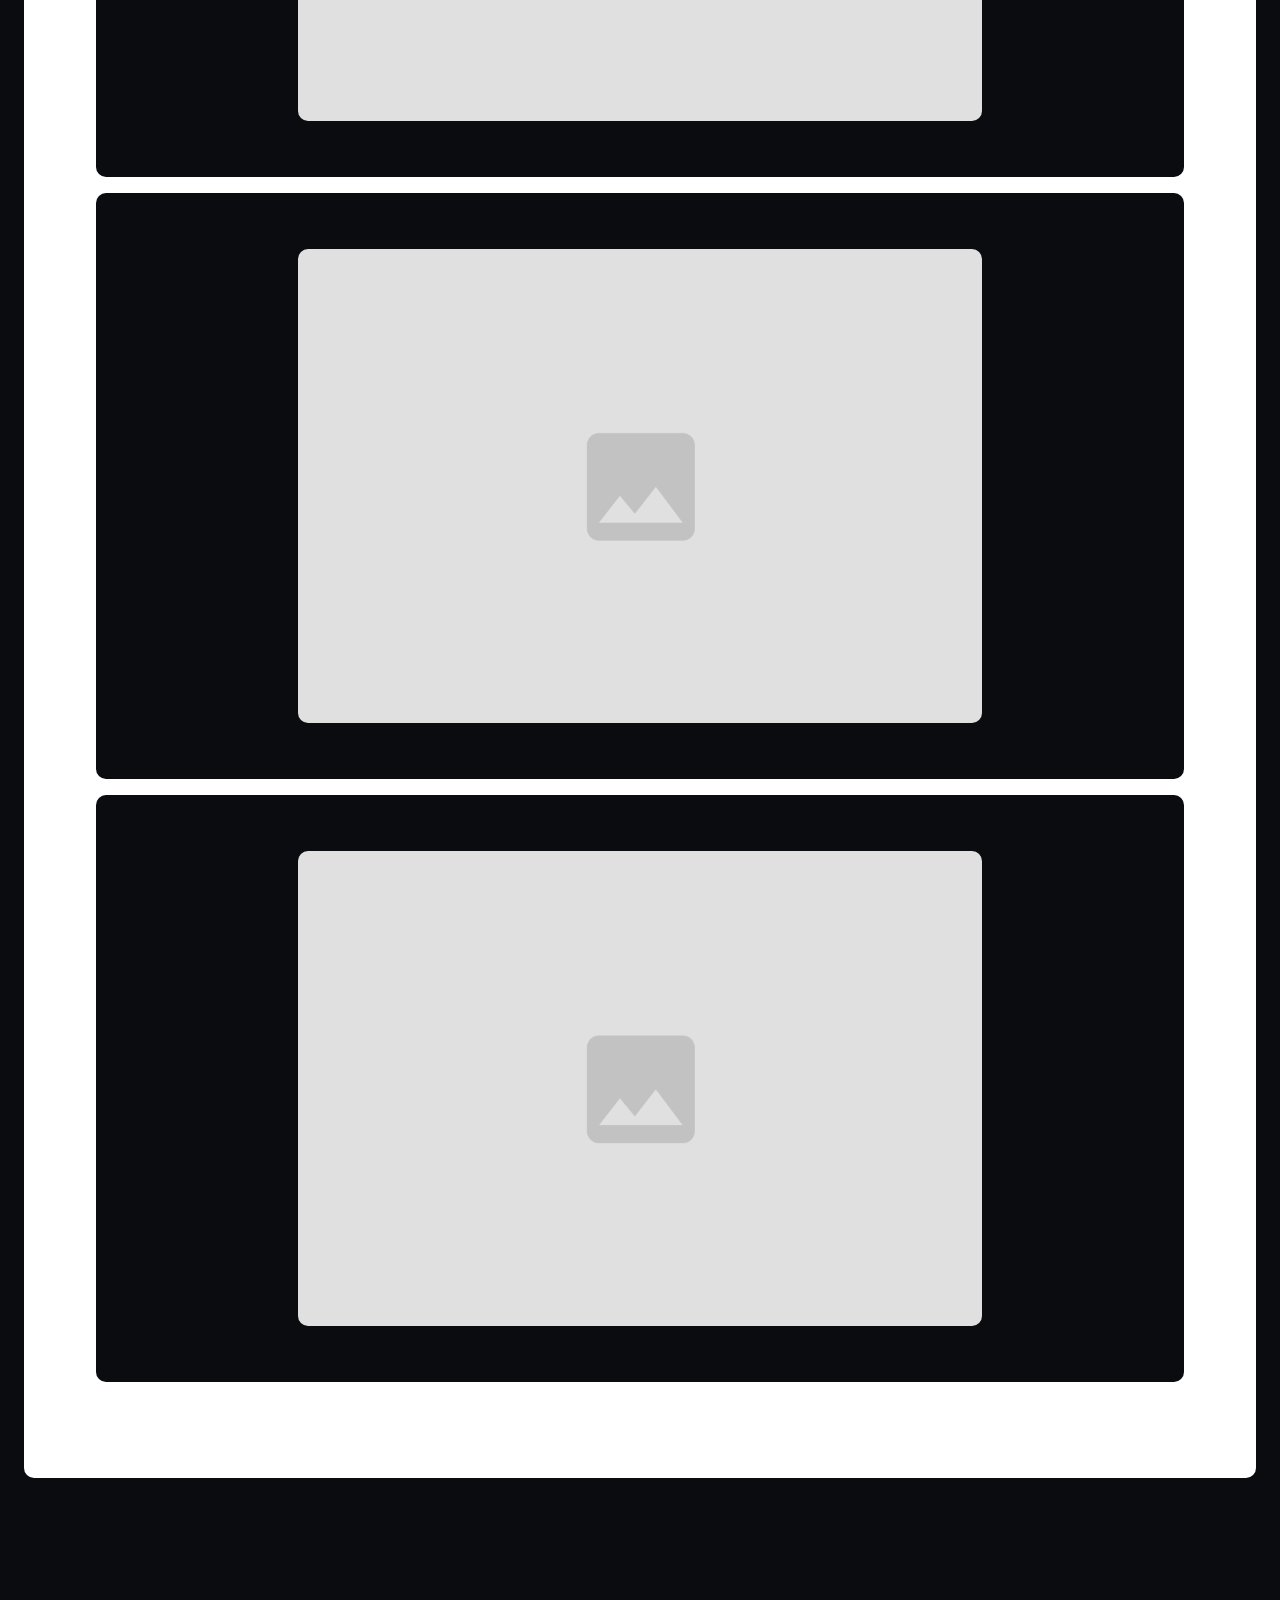
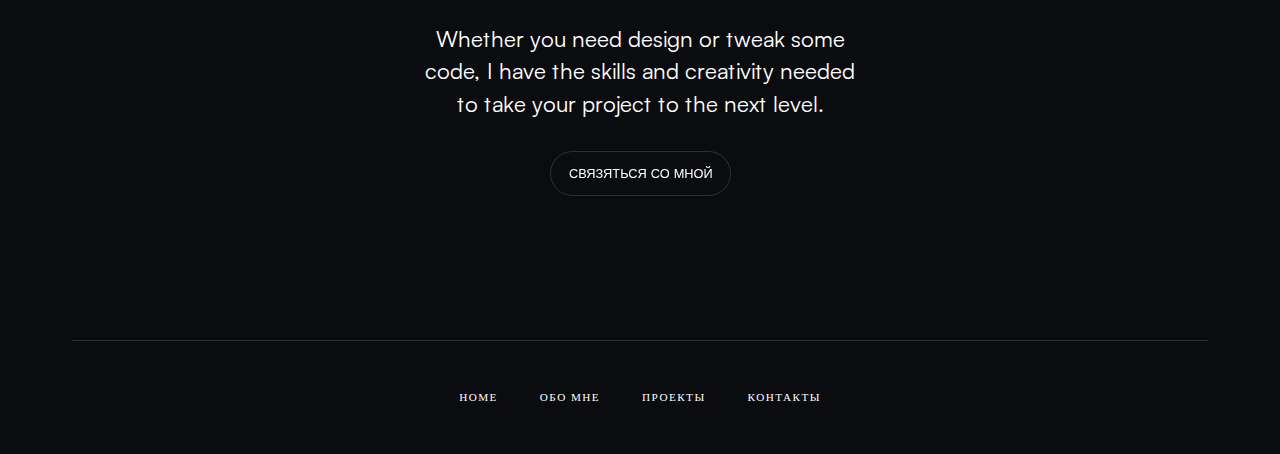
<file: projects/chevrolet.html>
﻿<!DOCTYPE html><!-- This site was created in Webflow. https://www.webflow.com --><!-- Last Published: Fri Jul 14 2023 15:58:32 GMT+0000 (Coordinated Universal Time) --><html changemelater="azizabdullayev.webflow.io" data-wf-page="64b157dfd4194a2c24aa1ed1" data-wf-site="assets/trash" lang="ru"><head><meta charset="utf-8"><title>AzizDesign</title><meta content="width=device-width, initial-scale=1" name="viewport"><meta content="Webflow" name="generator"><link href="../assets/trash/css/styles.css" rel="stylesheet" type="text/css"><link href="https://fonts.googleapis.com" rel="preconnect"><link href="https://fonts.gstatic.com" rel="preconnect" crossorigin="anonymous"><script src="../ajax/libs/webfont/1.6.26/webfont.js" type="text/javascript"></script><script type="text/javascript">WebFont.load({  google: {    families: ["Montserrat Alternates:regular"]  }});</script><script type="text/javascript">!function(o,c){var n=c.documentElement,t=" w-mod-";n.className+=t+"js",("ontouchstart"in o||o.DocumentTouch&&c instanceof DocumentTouch)&&(n.className+=t+"touch")}(window,document);</script><link href="../assets/logo/logo.svg" rel="shortcut icon" type="image/x-icon"><link href="../assets/trash/assets/logo/logo.svg" rel="apple-touch-icon"></head><body><div class="page-wrapper"><main class="main-wrapper"><div class="about-hero_navbar"><div class="padding-horizontal padding-medium"><div id="w-node-_9990f78a-f294-0c8f-0b66-9928e91f9a1e-e91f9a1e" data-animation="default" data-collapse="none" data-duration="400" data-easing="ease" data-easing2="ease" role="banner" class="navbar w-nav"><div class="padding-horizontal"><div class="navbar_overlay"></div><div id="w-node-_9990f78a-f294-0c8f-0b66-9928e91f9a1f-e91f9a1e" class="navbar_component"><a href="../index.htm" class="brand w-nav-brand"><div class="text-block"><strong>Aziz abdullayev</strong> - personal portfolio</div></a><nav role="navigation" class="navbar_menu w-nav-menu"><a href="#" class="navlink w-inline-block"><div>Hire me</div></a></nav><div class="w-nav-button"><div class="w-icon-nav-menu"></div></div><div class="navbar_right"><a href="../contact.html" class="button hide-mobile-portrait w-inline-block"><div id="nowThis" thattextsplit="hoverTarget" base="20%" class="clip"><div class="hover-text"><div class="text-size-xsmall text-style-allcaps">Связаться со мной</div></div><div class="hover-text bottom-hover-text"><div class="text-size-xsmall text-style-allcaps">нажми на меня!</div></div></div></a><div data-hover="false" data-delay="1000" data-w-id="e4acc428-f7d4-40fd-2558-71aa586d4308" class="navbar_dropdown w-dropdown"><div class="navbar_toggle w-dropdown-toggle"><div class="navbar_line navbar-line-top"></div><div class="navbar_line navbar-line-bottom"></div></div><nav class="navbar_dropdown-list w-dropdown-list"><div class="navbar_drop-content radius-regular"><div class="navbar_link-wrapper"><div id="w-node-dcf96600-dc67-46aa-b261-5e18bb914b2c-e91f9a1e" class="into-view-1"><a href="../about.html" class="navbar_link w-inline-block"><div class="heading-style-h5 text-style-allcaps">About</div><div><div class="clip"><div class="hover-arrow left"><div class="icon-1x1-tiny w-embed"><svg width="420" height="420" viewbox="0 0 24 24" fill="none" xmlns="http://www.w3.org/2000/svg">
<path d="M13.1722 12L8.22217 7.04999L9.63617 5.63599L16.0002 12L9.63617 18.364L8.22217 16.95L13.1722 12Z" fill="currentColor"></path>
</svg>
</div></div><div class="hover-arrow"><div class="icon-1x1-tiny w-embed"><svg width="420" height="420" viewbox="0 0 24 24" fill="none" xmlns="http://www.w3.org/2000/svg">
<path d="M13.1722 12L8.22217 7.04999L9.63617 5.63599L16.0002 12L9.63617 18.364L8.22217 16.95L13.1722 12Z" fill="currentColor"></path>
</svg>
</div></div></div></div></a></div><div id="w-node-_801ff30e-95ab-85cf-050c-dad43c1ea620-e91f9a1e" class="into-view-2"><a href="../works.html" class="navbar_link w-inline-block"><div class="heading-style-h5 text-style-allcaps">Work</div><div><div class="clip"><div class="hover-arrow left"><div class="icon-1x1-tiny w-embed"><svg width="420" height="420" viewbox="0 0 24 24" fill="none" xmlns="http://www.w3.org/2000/svg">
<path d="M13.1722 12L8.22217 7.04999L9.63617 5.63599L16.0002 12L9.63617 18.364L8.22217 16.95L13.1722 12Z" fill="currentColor"></path>
</svg>
</div></div><div class="hover-arrow"><div class="icon-1x1-tiny w-embed"><svg width="420" height="420" viewbox="0 0 24 24" fill="none" xmlns="http://www.w3.org/2000/svg">
<path d="M13.1722 12L8.22217 7.04999L9.63617 5.63599L16.0002 12L9.63617 18.364L8.22217 16.95L13.1722 12Z" fill="currentColor"></path>
</svg>
</div></div></div></div></a></div><div id="w-node-de31a87d-6672-b57b-39d9-182a3bf92ebb-e91f9a1e" class="into-view-3"><a href="../contact.html" class="navbar_link w-inline-block"><div class="heading-style-h5 text-style-allcaps">Contact</div><div><div class="clip"><div class="hover-arrow left"><div class="icon-1x1-tiny w-embed"><svg width="420" height="420" viewbox="0 0 24 24" fill="none" xmlns="http://www.w3.org/2000/svg">
<path d="M13.1722 12L8.22217 7.04999L9.63617 5.63599L16.0002 12L9.63617 18.364L8.22217 16.95L13.1722 12Z" fill="currentColor"></path>
</svg>
</div></div><div class="hover-arrow"><div class="icon-1x1-tiny w-embed"><svg width="420" height="420" viewbox="0 0 24 24" fill="none" xmlns="http://www.w3.org/2000/svg">
<path d="M13.1722 12L8.22217 7.04999L9.63617 5.63599L16.0002 12L9.63617 18.364L8.22217 16.95L13.1722 12Z" fill="currentColor"></path>
</svg>
</div></div></div></div></a></div><div id="w-node-_453bff1a-05a7-bbb8-3bd2-c2cdafdb1f3a-e91f9a1e" class="into-view-4"><a href="#" class="navbar_link w-inline-block"><div class="heading-style-h5 text-style-allcaps">Clone me</div><div><div class="clip"><div class="hover-arrow left"><div class="icon-1x1-tiny w-embed"><svg width="420" height="420" viewbox="0 0 24 24" fill="none" xmlns="http://www.w3.org/2000/svg">
<path d="M13.1722 12L8.22217 7.04999L9.63617 5.63599L16.0002 12L9.63617 18.364L8.22217 16.95L13.1722 12Z" fill="currentColor"></path>
</svg>
</div></div><div class="hover-arrow"><div class="icon-1x1-tiny w-embed"><svg width="420" height="420" viewbox="0 0 24 24" fill="none" xmlns="http://www.w3.org/2000/svg">
<path d="M13.1722 12L8.22217 7.04999L9.63617 5.63599L16.0002 12L9.63617 18.364L8.22217 16.95L13.1722 12Z" fill="currentColor"></path>
</svg>
</div></div></div></div></a></div></div></div></nav></div></div></div></div></div></div></div><section class="section-work-hero"><div class="padding-horizontal padding-small"><div><div class="work-hero_component"><div id="w-node-_811293e2-1bc5-b0a6-a195-608f0fa9fc65-24aa1ed1" class="work-hero_intro"><h1 class="heading-style-h1">chevrolet</h1><div class="work-body_descript"><p class="text-size-regular text-align-center text-style-muted">Whether you need design or tweak some code, I have the skills and creativity needed to take your project to the next level.</p></div></div></div></div></div></section><div class="padding-horizontal padding-small"><section class="section-work-body radius-regular"><div class="projects-hero_curve"><a id="right" href="#" class="curve-link slider__next w-node-b7d4bac5-c5da-00f7-0481-7ea41223e7dc-24aa1ed1 w-inline-block"><div class="curve-arrow"><div class="icon w-embed"><svg width="420" height="420" viewbox="0 0 24 24" fill="none" xmlns="http://www.w3.org/2000/svg">
<path d="M13.0002 16.172L18.3642 10.808L19.7782 12.222L12.0002 20L4.22217 12.222L5.63617 10.808L11.0002 16.172V4H13.0002V16.172Z" fill="currentColor"></path>
</svg>
</div></div><img src="../assets/trash/64b157dfd4194a2c24aa1e6f_Pre-order_curve.svg" loading="lazy" alt=""></a></div><div class="padding-horizontal padding-large"><div class="padding-vertical padding-xlarge"><div class="work-body_details"><div class="text-size-tiny text-style-allcaps">Branding</div><div id="w-node-_074cc14b-26f4-e1d4-faab-6eedf466c5ea-24aa1ed1" class="text-size-tiny text-style-allcaps">March 16, 2023</div><a id="w-node-_74b25528-8e75-f630-89e7-d5815cd7d424-24aa1ed1" data-w-id="74b25528-8e75-f630-89e7-d5815cd7d424" href="#" class="hyperlink w-inline-block"><div id="w-node-_990a5f04-3aaf-03fc-28a1-7923a331c223-24aa1ed1" class="text-size-tiny text-style-allcaps">View live project</div><div class="clip"><div class="hover-arrow left"><div class="icon-1x1-tiny w-embed"><svg width="420" height="420" viewbox="0 0 24 24" fill="none" xmlns="http://www.w3.org/2000/svg">
<path d="M13.1722 12L8.22217 7.04999L9.63617 5.63599L16.0002 12L9.63617 18.364L8.22217 16.95L13.1722 12Z" fill="currentColor"></path>
</svg>
</div></div><div class="hover-arrow"><div class="icon-1x1-tiny w-embed"><svg width="420" height="420" viewbox="0 0 24 24" fill="none" xmlns="http://www.w3.org/2000/svg">
<path d="M13.1722 12L8.22217 7.04999L9.63617 5.63599L16.0002 12L9.63617 18.364L8.22217 16.95L13.1722 12Z" fill="currentColor"></path>
</svg>
</div></div></div></a></div><div><div class="work-body_component"><div class="w-dyn-list"><script type="text/x-wf-template" id="wf-template-05edfdc2-0e21-ef8c-bf97-8d17801fe344">%3Cdiv%20role%3D%22listitem%22%20class%3D%22w-dyn-item%20w-dyn-repeater-item%22%3E%3Cdiv%20id%3D%22w-node-bf9de591-1104-d543-6b28-ee8c4f4ccb7a-24aa1ed1%22%20class%3D%22work-body_item%20radius-regular%22%3E%3Cimg%20loading%3D%22lazy%22%20alt%3D%22%22%20src%3D%22https%3A%2F%2Fuploads-ssl.webflow.com%2Fassets/trash_2%2F64b157dfd4194a2c24aa1ea2_Placeholder-Image.svg%22%20class%3D%22work-body_image%22%2F%3E%3C%2Fdiv%3E%3C%2Fdiv%3E</script><div role="list" class="work-body_list w-dyn-items"><div role="listitem" class="w-dyn-item w-dyn-repeater-item"><div id="w-node-bf9de591-1104-d543-6b28-ee8c4f4ccb7a-24aa1ed1" class="work-body_item radius-regular"><img loading="lazy" alt="" src="../assets/trash_2/64b157dfd4194a2c24aa1ea2_Placeholder-Image.svg" class="work-body_image"></div></div><div role="listitem" class="w-dyn-item w-dyn-repeater-item"><div id="w-node-bf9de591-1104-d543-6b28-ee8c4f4ccb7a-24aa1ed1" class="work-body_item radius-regular"><img loading="lazy" alt="" src="../assets/trash_2/64b157dfd4194a2c24aa1ea2_Placeholder-Image.svg" class="work-body_image"></div></div><div role="listitem" class="w-dyn-item w-dyn-repeater-item"><div id="w-node-bf9de591-1104-d543-6b28-ee8c4f4ccb7a-24aa1ed1" class="work-body_item radius-regular"><img loading="lazy" alt="" src="../assets/trash_2/64b157dfd4194a2c24aa1ea2_Placeholder-Image.svg" class="work-body_image"></div></div><div role="listitem" class="w-dyn-item w-dyn-repeater-item"><div id="w-node-bf9de591-1104-d543-6b28-ee8c4f4ccb7a-24aa1ed1" class="work-body_item radius-regular"><img loading="lazy" alt="" src="../assets/trash_2/64b157dfd4194a2c24aa1ea2_Placeholder-Image.svg" class="work-body_image"></div></div></div><div class="w-dyn-hide w-dyn-empty"><div>No items found.</div></div></div></div></div></div></div></section></div><section class="section-footer1"><div class="padding-horizontal padding-small"><div class="grid-large"><div id="w-node-f17c5aa6-ff54-9c14-64f2-750ce83c15a6-e83c15a3" class="footer-block"><div class="padding-vertical padding-huge"><div class="footer-intro"><div class="text-size-large text-align-center text-color-white">Whether you need design or tweak some code, I have the skills and creativity needed to take your project to the next level.</div><a href="../contact.html" class="button w-inline-block"><div id="nowThis" thattextsplit="hoverTarget" base="20%" class="clip"><div class="hover-text"><div class="text-size-xsmall">Связяться со мной</div></div><div class="hover-text bottom-hover-text"><div class="text-size-xsmall">Schedule a call</div></div></div></a></div></div><div class="padding-horizontal padding-medium"><div class="footer-bottom"><div id="w-node-f17c5aa6-ff54-9c14-64f2-750ce83c15b2-e83c15a3" class="footer-menu"><a href="../index.htm" class="footer-link w-inline-block"><div class="text-size-tiny text-style-allcaps">Home</div></a><a href="../about.html" class="footer-link w-inline-block"><div class="text-size-tiny text-style-allcaps">Обо мне</div></a><a href="../works.html" class="footer-link w-inline-block"><div class="text-size-tiny text-style-allcaps">Проекты</div></a><a href="../contact.html" class="footer-link w-inline-block"><div class="text-size-tiny text-style-allcaps">Контакты</div></a></div></div></div></div></div></div></section></main></div><script src="../js/jquery-3.5.1.min.dc5e7f18c8.js?site=assets/trash" type="text/javascript" integrity="sha256-9/aliU8dGd2tb6OSsuzixeV4y/faTqgFtohetphbbj0=" crossorigin="anonymous"></script><script src="../assets/trash/js/webflow.ec9dea089.js" type="text/javascript"></script></body></html>
</file>
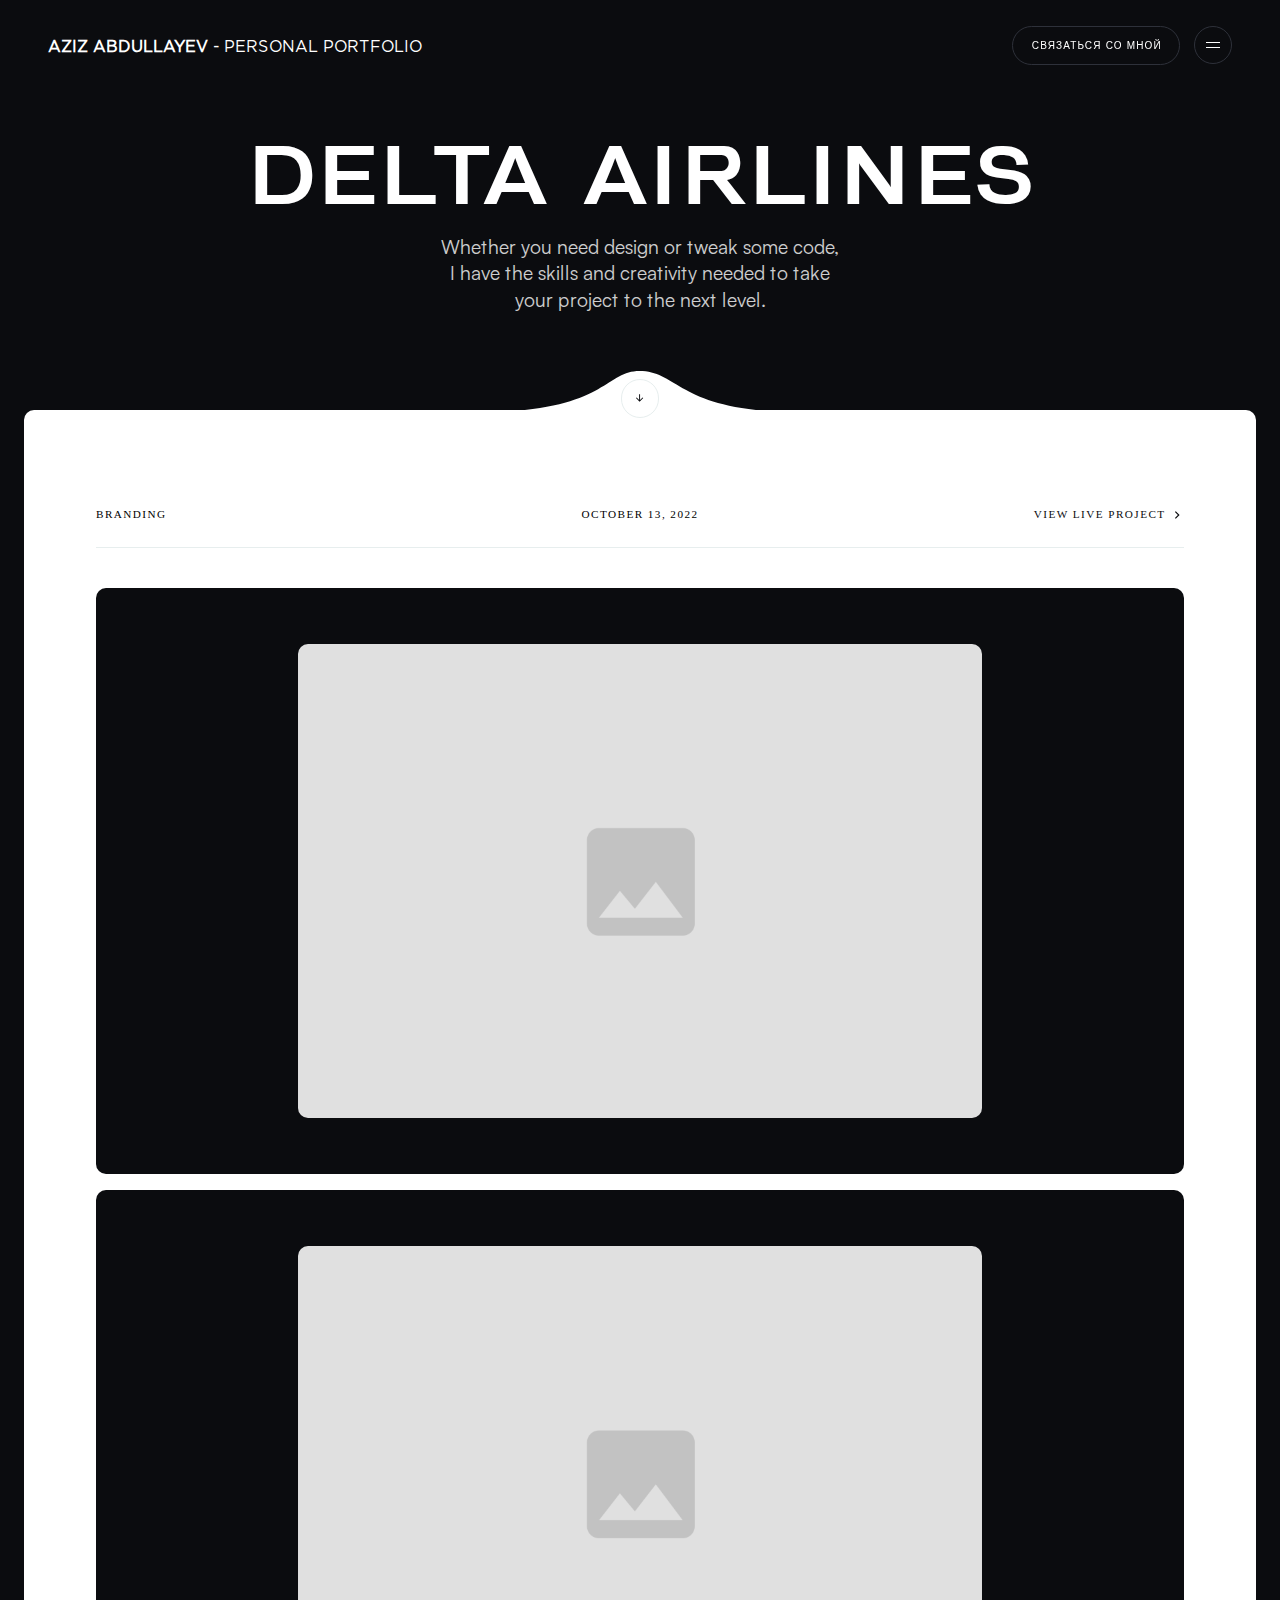
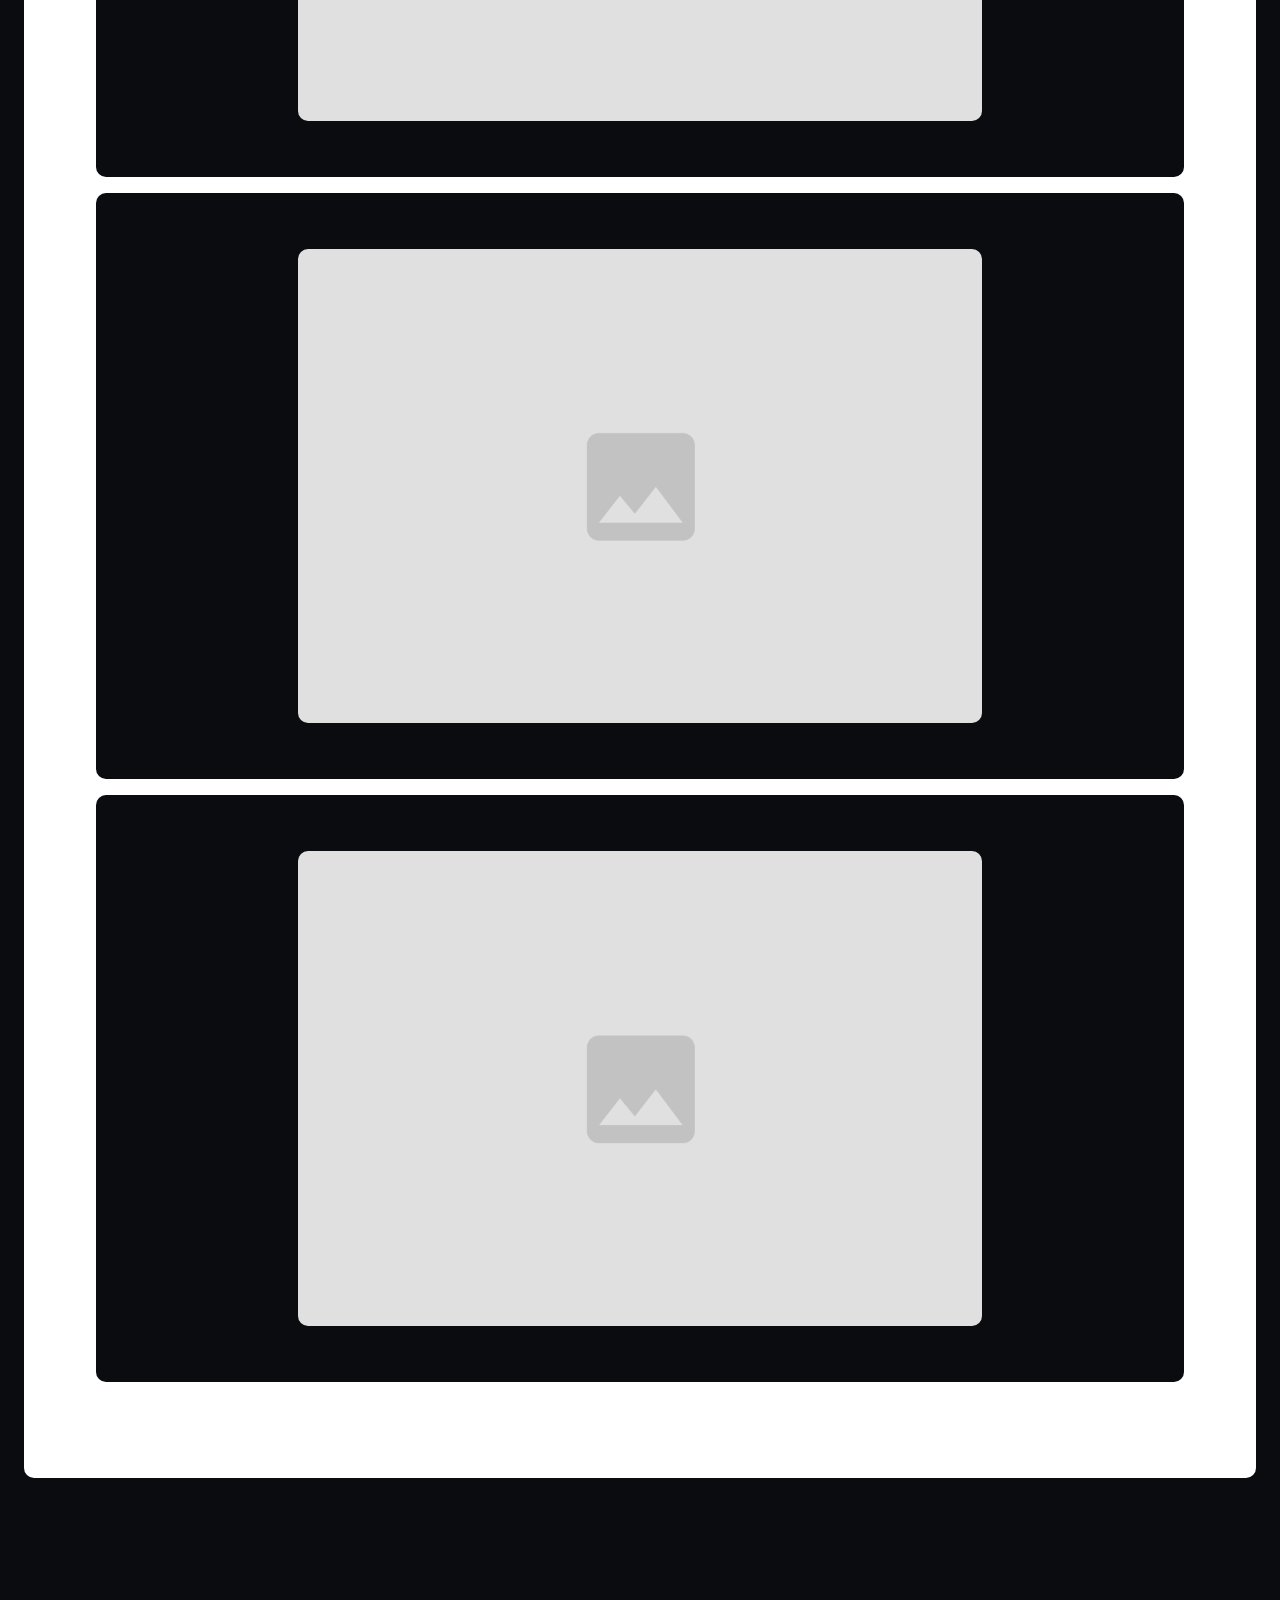
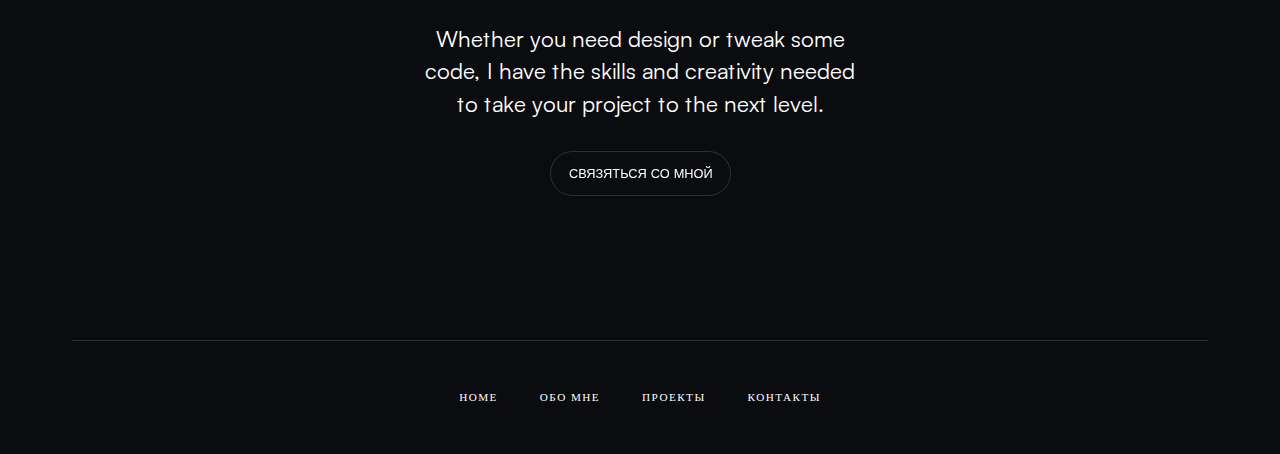
<file: projects/delta-airlines.html>
﻿<!DOCTYPE html><!-- This site was created in Webflow. https://www.webflow.com --><!-- Last Published: Fri Jul 14 2023 15:58:32 GMT+0000 (Coordinated Universal Time) --><html changemelater="azizabdullayev.webflow.io" data-wf-page="64b157dfd4194a2c24aa1ed1" data-wf-site="assets/trash" lang="ru"><head><meta charset="utf-8"><title>AzizDesign</title><meta content="width=device-width, initial-scale=1" name="viewport"><meta content="Webflow" name="generator"><link href="../assets/trash/css/styles.css" rel="stylesheet" type="text/css"><link href="https://fonts.googleapis.com" rel="preconnect"><link href="https://fonts.gstatic.com" rel="preconnect" crossorigin="anonymous"><script src="../ajax/libs/webfont/1.6.26/webfont.js" type="text/javascript"></script><script type="text/javascript">WebFont.load({  google: {    families: ["Montserrat Alternates:regular"]  }});</script><script type="text/javascript">!function(o,c){var n=c.documentElement,t=" w-mod-";n.className+=t+"js",("ontouchstart"in o||o.DocumentTouch&&c instanceof DocumentTouch)&&(n.className+=t+"touch")}(window,document);</script><link href="../assets/logo/logo.svg" rel="shortcut icon" type="image/x-icon"><link href="../assets/trash/assets/logo/logo.svg" rel="apple-touch-icon"></head><body><div class="page-wrapper"><main class="main-wrapper"><div class="about-hero_navbar"><div class="padding-horizontal padding-medium"><div id="w-node-_9990f78a-f294-0c8f-0b66-9928e91f9a1e-e91f9a1e" data-animation="default" data-collapse="none" data-duration="400" data-easing="ease" data-easing2="ease" role="banner" class="navbar w-nav"><div class="padding-horizontal"><div class="navbar_overlay"></div><div id="w-node-_9990f78a-f294-0c8f-0b66-9928e91f9a1f-e91f9a1e" class="navbar_component"><a href="../index.htm" class="brand w-nav-brand"><div class="text-block"><strong>Aziz abdullayev</strong> - personal portfolio</div></a><nav role="navigation" class="navbar_menu w-nav-menu"><a href="#" class="navlink w-inline-block"><div>Hire me</div></a></nav><div class="w-nav-button"><div class="w-icon-nav-menu"></div></div><div class="navbar_right"><a href="../contact.html" class="button hide-mobile-portrait w-inline-block"><div id="nowThis" thattextsplit="hoverTarget" base="20%" class="clip"><div class="hover-text"><div class="text-size-xsmall text-style-allcaps">Связаться со мной</div></div><div class="hover-text bottom-hover-text"><div class="text-size-xsmall text-style-allcaps">нажми на меня!</div></div></div></a><div data-hover="false" data-delay="1000" data-w-id="e4acc428-f7d4-40fd-2558-71aa586d4308" class="navbar_dropdown w-dropdown"><div class="navbar_toggle w-dropdown-toggle"><div class="navbar_line navbar-line-top"></div><div class="navbar_line navbar-line-bottom"></div></div><nav class="navbar_dropdown-list w-dropdown-list"><div class="navbar_drop-content radius-regular"><div class="navbar_link-wrapper"><div id="w-node-dcf96600-dc67-46aa-b261-5e18bb914b2c-e91f9a1e" class="into-view-1"><a href="../about.html" class="navbar_link w-inline-block"><div class="heading-style-h5 text-style-allcaps">About</div><div><div class="clip"><div class="hover-arrow left"><div class="icon-1x1-tiny w-embed"><svg width="420" height="420" viewbox="0 0 24 24" fill="none" xmlns="http://www.w3.org/2000/svg">
<path d="M13.1722 12L8.22217 7.04999L9.63617 5.63599L16.0002 12L9.63617 18.364L8.22217 16.95L13.1722 12Z" fill="currentColor"></path>
</svg>
</div></div><div class="hover-arrow"><div class="icon-1x1-tiny w-embed"><svg width="420" height="420" viewbox="0 0 24 24" fill="none" xmlns="http://www.w3.org/2000/svg">
<path d="M13.1722 12L8.22217 7.04999L9.63617 5.63599L16.0002 12L9.63617 18.364L8.22217 16.95L13.1722 12Z" fill="currentColor"></path>
</svg>
</div></div></div></div></a></div><div id="w-node-_801ff30e-95ab-85cf-050c-dad43c1ea620-e91f9a1e" class="into-view-2"><a href="../works.html" class="navbar_link w-inline-block"><div class="heading-style-h5 text-style-allcaps">Work</div><div><div class="clip"><div class="hover-arrow left"><div class="icon-1x1-tiny w-embed"><svg width="420" height="420" viewbox="0 0 24 24" fill="none" xmlns="http://www.w3.org/2000/svg">
<path d="M13.1722 12L8.22217 7.04999L9.63617 5.63599L16.0002 12L9.63617 18.364L8.22217 16.95L13.1722 12Z" fill="currentColor"></path>
</svg>
</div></div><div class="hover-arrow"><div class="icon-1x1-tiny w-embed"><svg width="420" height="420" viewbox="0 0 24 24" fill="none" xmlns="http://www.w3.org/2000/svg">
<path d="M13.1722 12L8.22217 7.04999L9.63617 5.63599L16.0002 12L9.63617 18.364L8.22217 16.95L13.1722 12Z" fill="currentColor"></path>
</svg>
</div></div></div></div></a></div><div id="w-node-de31a87d-6672-b57b-39d9-182a3bf92ebb-e91f9a1e" class="into-view-3"><a href="../contact.html" class="navbar_link w-inline-block"><div class="heading-style-h5 text-style-allcaps">Contact</div><div><div class="clip"><div class="hover-arrow left"><div class="icon-1x1-tiny w-embed"><svg width="420" height="420" viewbox="0 0 24 24" fill="none" xmlns="http://www.w3.org/2000/svg">
<path d="M13.1722 12L8.22217 7.04999L9.63617 5.63599L16.0002 12L9.63617 18.364L8.22217 16.95L13.1722 12Z" fill="currentColor"></path>
</svg>
</div></div><div class="hover-arrow"><div class="icon-1x1-tiny w-embed"><svg width="420" height="420" viewbox="0 0 24 24" fill="none" xmlns="http://www.w3.org/2000/svg">
<path d="M13.1722 12L8.22217 7.04999L9.63617 5.63599L16.0002 12L9.63617 18.364L8.22217 16.95L13.1722 12Z" fill="currentColor"></path>
</svg>
</div></div></div></div></a></div><div id="w-node-_453bff1a-05a7-bbb8-3bd2-c2cdafdb1f3a-e91f9a1e" class="into-view-4"><a href="#" class="navbar_link w-inline-block"><div class="heading-style-h5 text-style-allcaps">Clone me</div><div><div class="clip"><div class="hover-arrow left"><div class="icon-1x1-tiny w-embed"><svg width="420" height="420" viewbox="0 0 24 24" fill="none" xmlns="http://www.w3.org/2000/svg">
<path d="M13.1722 12L8.22217 7.04999L9.63617 5.63599L16.0002 12L9.63617 18.364L8.22217 16.95L13.1722 12Z" fill="currentColor"></path>
</svg>
</div></div><div class="hover-arrow"><div class="icon-1x1-tiny w-embed"><svg width="420" height="420" viewbox="0 0 24 24" fill="none" xmlns="http://www.w3.org/2000/svg">
<path d="M13.1722 12L8.22217 7.04999L9.63617 5.63599L16.0002 12L9.63617 18.364L8.22217 16.95L13.1722 12Z" fill="currentColor"></path>
</svg>
</div></div></div></div></a></div></div></div></nav></div></div></div></div></div></div></div><section class="section-work-hero"><div class="padding-horizontal padding-small"><div><div class="work-hero_component"><div id="w-node-_811293e2-1bc5-b0a6-a195-608f0fa9fc65-24aa1ed1" class="work-hero_intro"><h1 class="heading-style-h1">Delta Airlines</h1><div class="work-body_descript"><p class="text-size-regular text-align-center text-style-muted">Whether you need design or tweak some code, I have the skills and creativity needed to take your project to the next level.</p></div></div></div></div></div></section><div class="padding-horizontal padding-small"><section class="section-work-body radius-regular"><div class="projects-hero_curve"><a id="right" href="#" class="curve-link slider__next w-node-b7d4bac5-c5da-00f7-0481-7ea41223e7dc-24aa1ed1 w-inline-block"><div class="curve-arrow"><div class="icon w-embed"><svg width="420" height="420" viewbox="0 0 24 24" fill="none" xmlns="http://www.w3.org/2000/svg">
<path d="M13.0002 16.172L18.3642 10.808L19.7782 12.222L12.0002 20L4.22217 12.222L5.63617 10.808L11.0002 16.172V4H13.0002V16.172Z" fill="currentColor"></path>
</svg>
</div></div><img src="../assets/trash/64b157dfd4194a2c24aa1e6f_Pre-order_curve.svg" loading="lazy" alt=""></a></div><div class="padding-horizontal padding-large"><div class="padding-vertical padding-xlarge"><div class="work-body_details"><div class="text-size-tiny text-style-allcaps">Branding</div><div id="w-node-_074cc14b-26f4-e1d4-faab-6eedf466c5ea-24aa1ed1" class="text-size-tiny text-style-allcaps">October 13, 2022</div><a id="w-node-_74b25528-8e75-f630-89e7-d5815cd7d424-24aa1ed1" data-w-id="74b25528-8e75-f630-89e7-d5815cd7d424" href="#" class="hyperlink w-inline-block"><div id="w-node-_990a5f04-3aaf-03fc-28a1-7923a331c223-24aa1ed1" class="text-size-tiny text-style-allcaps">View live project</div><div class="clip"><div class="hover-arrow left"><div class="icon-1x1-tiny w-embed"><svg width="420" height="420" viewbox="0 0 24 24" fill="none" xmlns="http://www.w3.org/2000/svg">
<path d="M13.1722 12L8.22217 7.04999L9.63617 5.63599L16.0002 12L9.63617 18.364L8.22217 16.95L13.1722 12Z" fill="currentColor"></path>
</svg>
</div></div><div class="hover-arrow"><div class="icon-1x1-tiny w-embed"><svg width="420" height="420" viewbox="0 0 24 24" fill="none" xmlns="http://www.w3.org/2000/svg">
<path d="M13.1722 12L8.22217 7.04999L9.63617 5.63599L16.0002 12L9.63617 18.364L8.22217 16.95L13.1722 12Z" fill="currentColor"></path>
</svg>
</div></div></div></a></div><div><div class="work-body_component"><div class="w-dyn-list"><script type="text/x-wf-template" id="wf-template-05edfdc2-0e21-ef8c-bf97-8d17801fe344">%3Cdiv%20role%3D%22listitem%22%20class%3D%22w-dyn-item%20w-dyn-repeater-item%22%3E%3Cdiv%20id%3D%22w-node-bf9de591-1104-d543-6b28-ee8c4f4ccb7a-24aa1ed1%22%20class%3D%22work-body_item%20radius-regular%22%3E%3Cimg%20loading%3D%22lazy%22%20alt%3D%22%22%20src%3D%22https%3A%2F%2Fuploads-ssl.webflow.com%2Fassets/trash_2%2F64b157dfd4194a2c24aa1ea2_Placeholder-Image.svg%22%20class%3D%22work-body_image%22%2F%3E%3C%2Fdiv%3E%3C%2Fdiv%3E</script><div role="list" class="work-body_list w-dyn-items"><div role="listitem" class="w-dyn-item w-dyn-repeater-item"><div id="w-node-bf9de591-1104-d543-6b28-ee8c4f4ccb7a-24aa1ed1" class="work-body_item radius-regular"><img loading="lazy" alt="" src="../assets/trash_2/64b157dfd4194a2c24aa1ea2_Placeholder-Image.svg" class="work-body_image"></div></div><div role="listitem" class="w-dyn-item w-dyn-repeater-item"><div id="w-node-bf9de591-1104-d543-6b28-ee8c4f4ccb7a-24aa1ed1" class="work-body_item radius-regular"><img loading="lazy" alt="" src="../assets/trash_2/64b157dfd4194a2c24aa1ea2_Placeholder-Image.svg" class="work-body_image"></div></div><div role="listitem" class="w-dyn-item w-dyn-repeater-item"><div id="w-node-bf9de591-1104-d543-6b28-ee8c4f4ccb7a-24aa1ed1" class="work-body_item radius-regular"><img loading="lazy" alt="" src="../assets/trash_2/64b157dfd4194a2c24aa1ea2_Placeholder-Image.svg" class="work-body_image"></div></div><div role="listitem" class="w-dyn-item w-dyn-repeater-item"><div id="w-node-bf9de591-1104-d543-6b28-ee8c4f4ccb7a-24aa1ed1" class="work-body_item radius-regular"><img loading="lazy" alt="" src="../assets/trash_2/64b157dfd4194a2c24aa1ea2_Placeholder-Image.svg" class="work-body_image"></div></div></div><div class="w-dyn-hide w-dyn-empty"><div>No items found.</div></div></div></div></div></div></div></section></div><section class="section-footer1"><div class="padding-horizontal padding-small"><div class="grid-large"><div id="w-node-f17c5aa6-ff54-9c14-64f2-750ce83c15a6-e83c15a3" class="footer-block"><div class="padding-vertical padding-huge"><div class="footer-intro"><div class="text-size-large text-align-center text-color-white">Whether you need design or tweak some code, I have the skills and creativity needed to take your project to the next level.</div><a href="../contact.html" class="button w-inline-block"><div id="nowThis" thattextsplit="hoverTarget" base="20%" class="clip"><div class="hover-text"><div class="text-size-xsmall">Связяться со мной</div></div><div class="hover-text bottom-hover-text"><div class="text-size-xsmall">Schedule a call</div></div></div></a></div></div><div class="padding-horizontal padding-medium"><div class="footer-bottom"><div id="w-node-f17c5aa6-ff54-9c14-64f2-750ce83c15b2-e83c15a3" class="footer-menu"><a href="../index.htm" class="footer-link w-inline-block"><div class="text-size-tiny text-style-allcaps">Home</div></a><a href="../about.html" class="footer-link w-inline-block"><div class="text-size-tiny text-style-allcaps">Обо мне</div></a><a href="../works.html" class="footer-link w-inline-block"><div class="text-size-tiny text-style-allcaps">Проекты</div></a><a href="../contact.html" class="footer-link w-inline-block"><div class="text-size-tiny text-style-allcaps">Контакты</div></a></div></div></div></div></div></div></section></main></div><script src="../js/jquery-3.5.1.min.dc5e7f18c8.js?site=assets/trash" type="text/javascript" integrity="sha256-9/aliU8dGd2tb6OSsuzixeV4y/faTqgFtohetphbbj0=" crossorigin="anonymous"></script><script src="../assets/trash/js/webflow.ec9dea089.js" type="text/javascript"></script></body></html>
</file>
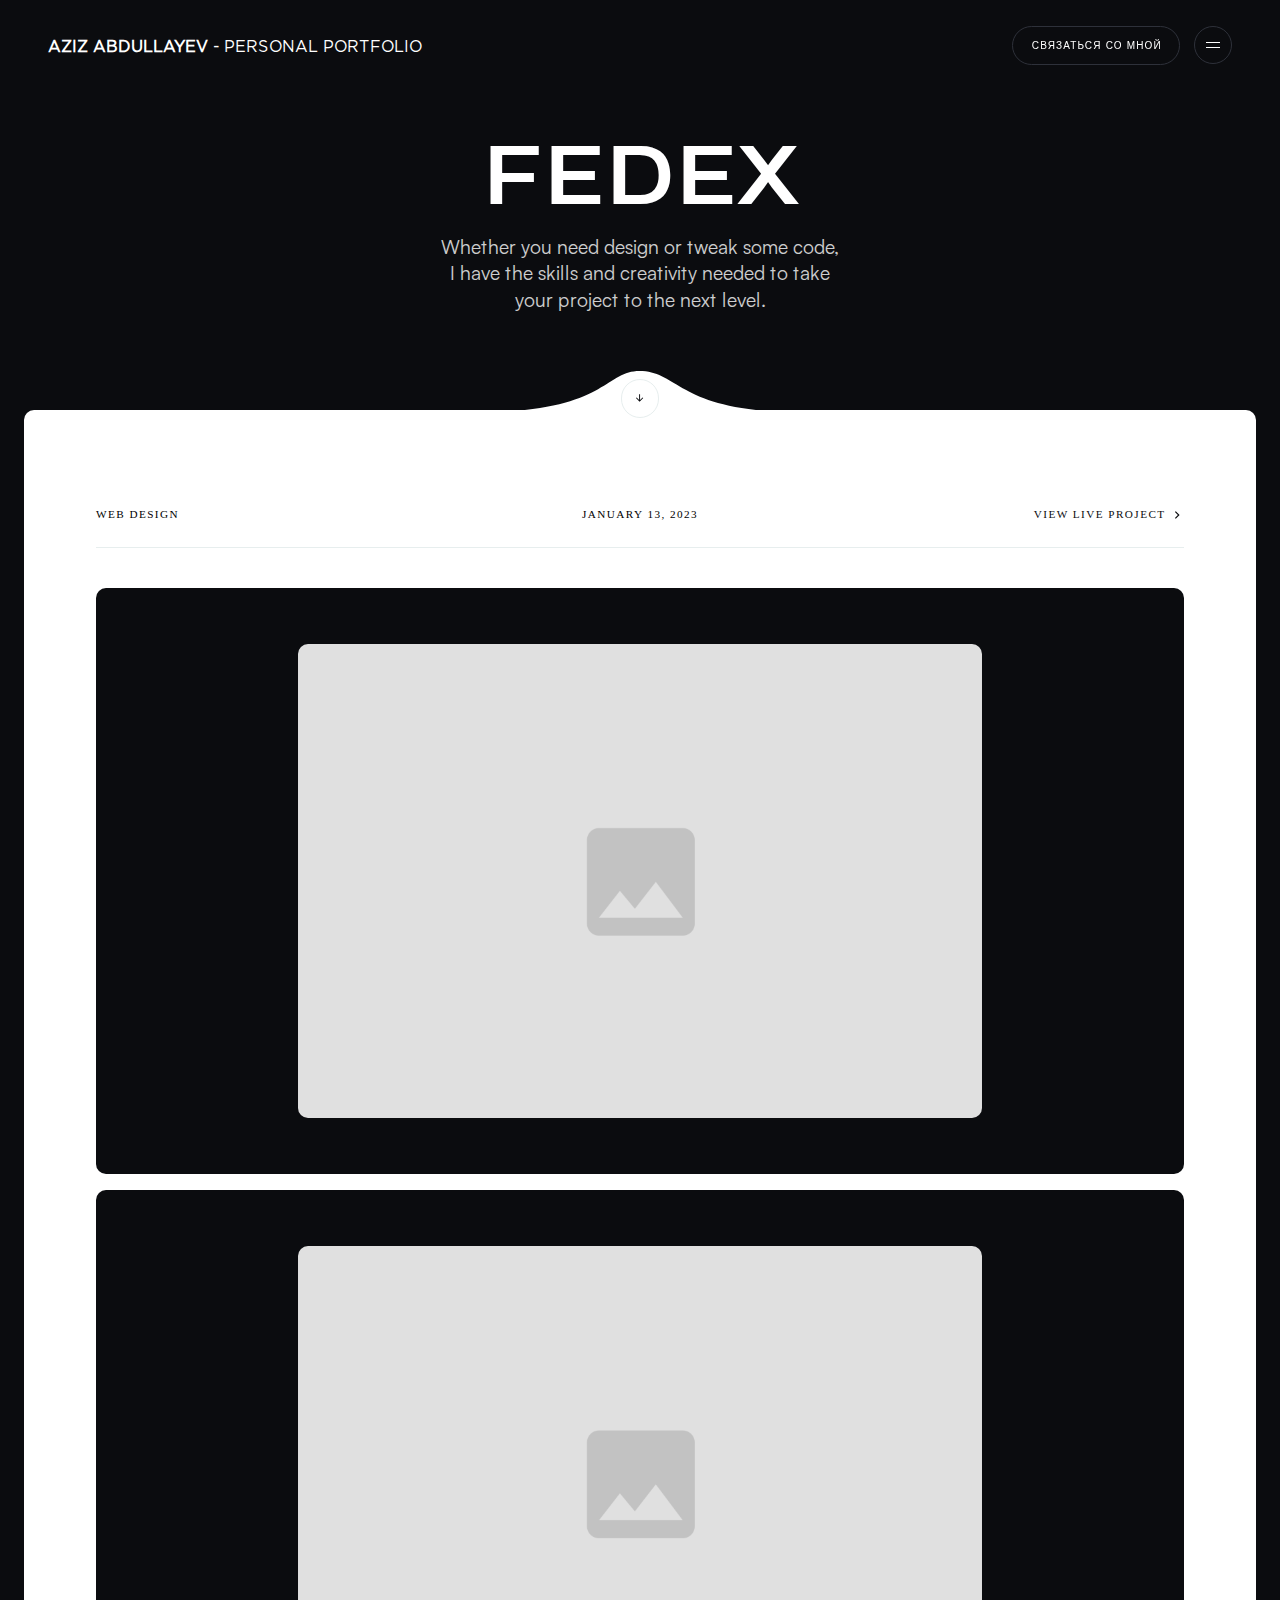
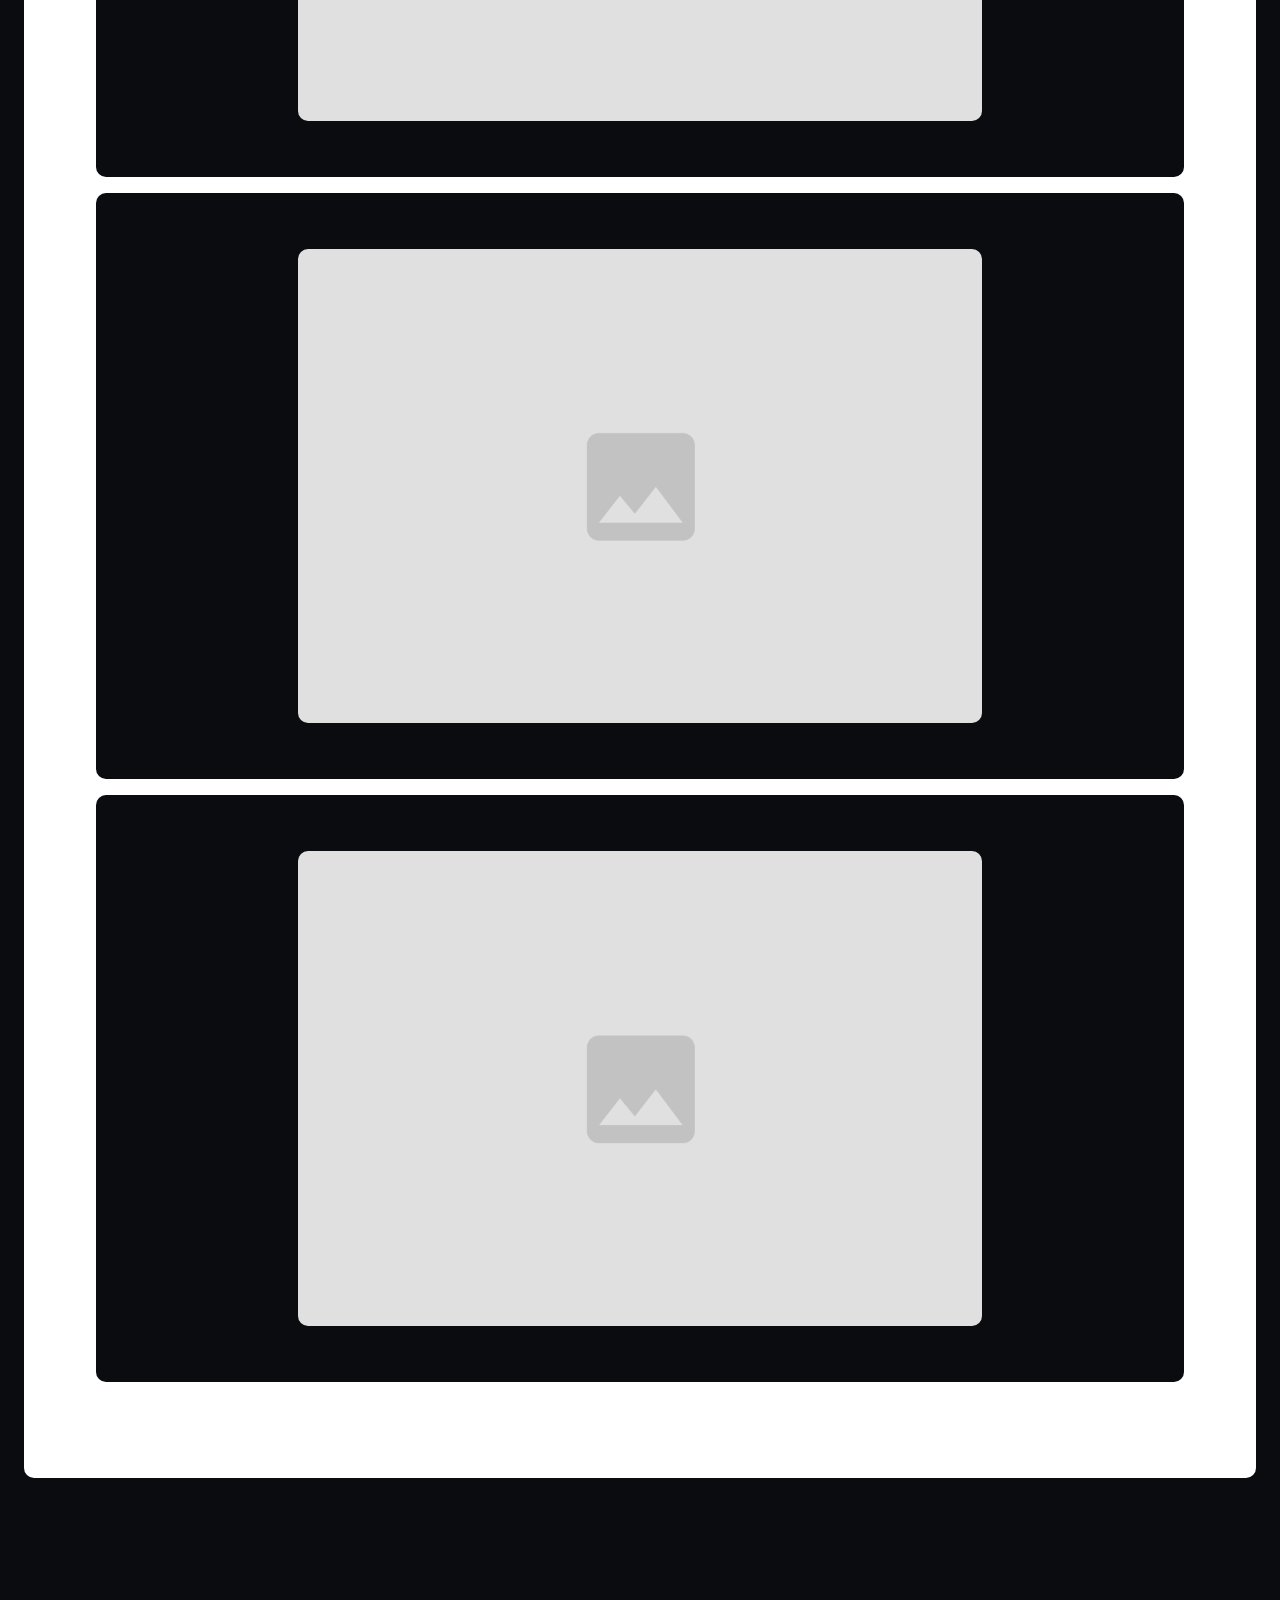
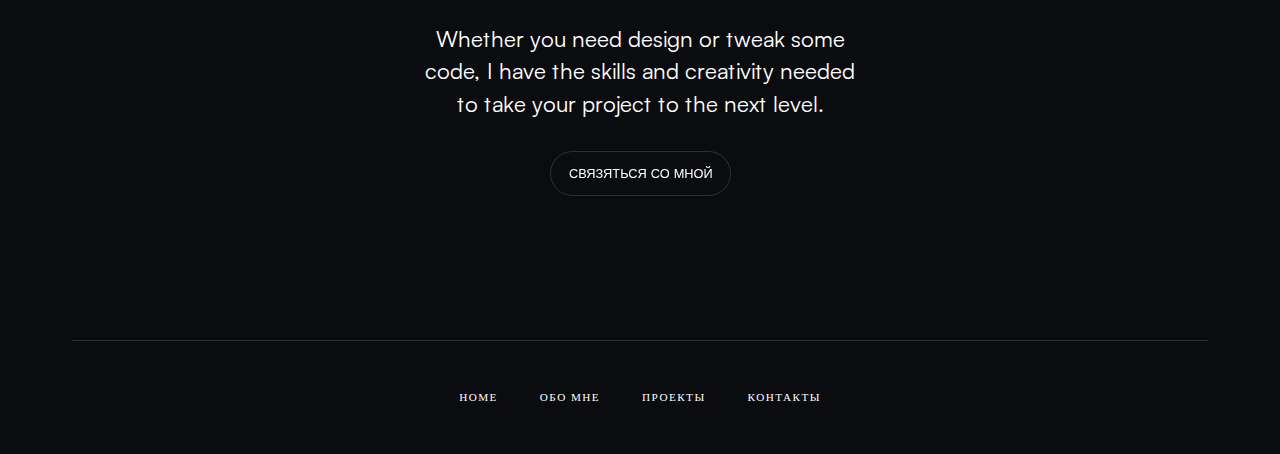
<file: projects/fedex.html>
﻿<!DOCTYPE html><!-- This site was created in Webflow. https://www.webflow.com --><!-- Last Published: Fri Jul 14 2023 15:58:32 GMT+0000 (Coordinated Universal Time) --><html changemelater="azizabdullayev.webflow.io" data-wf-page="64b157dfd4194a2c24aa1ed1" data-wf-site="assets/trash" lang="ru"><head><meta charset="utf-8"><title>AzizDesign</title><meta content="width=device-width, initial-scale=1" name="viewport"><meta content="Webflow" name="generator"><link href="../assets/trash/css/styles.css" rel="stylesheet" type="text/css"><link href="https://fonts.googleapis.com" rel="preconnect"><link href="https://fonts.gstatic.com" rel="preconnect" crossorigin="anonymous"><script src="../ajax/libs/webfont/1.6.26/webfont.js" type="text/javascript"></script><script type="text/javascript">WebFont.load({  google: {    families: ["Montserrat Alternates:regular"]  }});</script><script type="text/javascript">!function(o,c){var n=c.documentElement,t=" w-mod-";n.className+=t+"js",("ontouchstart"in o||o.DocumentTouch&&c instanceof DocumentTouch)&&(n.className+=t+"touch")}(window,document);</script><link href="../assets/logo/logo.svg" rel="shortcut icon" type="image/x-icon"><link href="../assets/trash/assets/logo/logo.svg" rel="apple-touch-icon"></head><body><div class="page-wrapper"><main class="main-wrapper"><div class="about-hero_navbar"><div class="padding-horizontal padding-medium"><div id="w-node-_9990f78a-f294-0c8f-0b66-9928e91f9a1e-e91f9a1e" data-animation="default" data-collapse="none" data-duration="400" data-easing="ease" data-easing2="ease" role="banner" class="navbar w-nav"><div class="padding-horizontal"><div class="navbar_overlay"></div><div id="w-node-_9990f78a-f294-0c8f-0b66-9928e91f9a1f-e91f9a1e" class="navbar_component"><a href="../index.htm" class="brand w-nav-brand"><div class="text-block"><strong>Aziz abdullayev</strong> - personal portfolio</div></a><nav role="navigation" class="navbar_menu w-nav-menu"><a href="#" class="navlink w-inline-block"><div>Hire me</div></a></nav><div class="w-nav-button"><div class="w-icon-nav-menu"></div></div><div class="navbar_right"><a href="../contact.html" class="button hide-mobile-portrait w-inline-block"><div id="nowThis" thattextsplit="hoverTarget" base="20%" class="clip"><div class="hover-text"><div class="text-size-xsmall text-style-allcaps">Связаться со мной</div></div><div class="hover-text bottom-hover-text"><div class="text-size-xsmall text-style-allcaps">нажми на меня!</div></div></div></a><div data-hover="false" data-delay="1000" data-w-id="e4acc428-f7d4-40fd-2558-71aa586d4308" class="navbar_dropdown w-dropdown"><div class="navbar_toggle w-dropdown-toggle"><div class="navbar_line navbar-line-top"></div><div class="navbar_line navbar-line-bottom"></div></div><nav class="navbar_dropdown-list w-dropdown-list"><div class="navbar_drop-content radius-regular"><div class="navbar_link-wrapper"><div id="w-node-dcf96600-dc67-46aa-b261-5e18bb914b2c-e91f9a1e" class="into-view-1"><a href="../about.html" class="navbar_link w-inline-block"><div class="heading-style-h5 text-style-allcaps">About</div><div><div class="clip"><div class="hover-arrow left"><div class="icon-1x1-tiny w-embed"><svg width="420" height="420" viewbox="0 0 24 24" fill="none" xmlns="http://www.w3.org/2000/svg">
<path d="M13.1722 12L8.22217 7.04999L9.63617 5.63599L16.0002 12L9.63617 18.364L8.22217 16.95L13.1722 12Z" fill="currentColor"></path>
</svg>
</div></div><div class="hover-arrow"><div class="icon-1x1-tiny w-embed"><svg width="420" height="420" viewbox="0 0 24 24" fill="none" xmlns="http://www.w3.org/2000/svg">
<path d="M13.1722 12L8.22217 7.04999L9.63617 5.63599L16.0002 12L9.63617 18.364L8.22217 16.95L13.1722 12Z" fill="currentColor"></path>
</svg>
</div></div></div></div></a></div><div id="w-node-_801ff30e-95ab-85cf-050c-dad43c1ea620-e91f9a1e" class="into-view-2"><a href="../works.html" class="navbar_link w-inline-block"><div class="heading-style-h5 text-style-allcaps">Work</div><div><div class="clip"><div class="hover-arrow left"><div class="icon-1x1-tiny w-embed"><svg width="420" height="420" viewbox="0 0 24 24" fill="none" xmlns="http://www.w3.org/2000/svg">
<path d="M13.1722 12L8.22217 7.04999L9.63617 5.63599L16.0002 12L9.63617 18.364L8.22217 16.95L13.1722 12Z" fill="currentColor"></path>
</svg>
</div></div><div class="hover-arrow"><div class="icon-1x1-tiny w-embed"><svg width="420" height="420" viewbox="0 0 24 24" fill="none" xmlns="http://www.w3.org/2000/svg">
<path d="M13.1722 12L8.22217 7.04999L9.63617 5.63599L16.0002 12L9.63617 18.364L8.22217 16.95L13.1722 12Z" fill="currentColor"></path>
</svg>
</div></div></div></div></a></div><div id="w-node-de31a87d-6672-b57b-39d9-182a3bf92ebb-e91f9a1e" class="into-view-3"><a href="../contact.html" class="navbar_link w-inline-block"><div class="heading-style-h5 text-style-allcaps">Contact</div><div><div class="clip"><div class="hover-arrow left"><div class="icon-1x1-tiny w-embed"><svg width="420" height="420" viewbox="0 0 24 24" fill="none" xmlns="http://www.w3.org/2000/svg">
<path d="M13.1722 12L8.22217 7.04999L9.63617 5.63599L16.0002 12L9.63617 18.364L8.22217 16.95L13.1722 12Z" fill="currentColor"></path>
</svg>
</div></div><div class="hover-arrow"><div class="icon-1x1-tiny w-embed"><svg width="420" height="420" viewbox="0 0 24 24" fill="none" xmlns="http://www.w3.org/2000/svg">
<path d="M13.1722 12L8.22217 7.04999L9.63617 5.63599L16.0002 12L9.63617 18.364L8.22217 16.95L13.1722 12Z" fill="currentColor"></path>
</svg>
</div></div></div></div></a></div><div id="w-node-_453bff1a-05a7-bbb8-3bd2-c2cdafdb1f3a-e91f9a1e" class="into-view-4"><a href="#" class="navbar_link w-inline-block"><div class="heading-style-h5 text-style-allcaps">Clone me</div><div><div class="clip"><div class="hover-arrow left"><div class="icon-1x1-tiny w-embed"><svg width="420" height="420" viewbox="0 0 24 24" fill="none" xmlns="http://www.w3.org/2000/svg">
<path d="M13.1722 12L8.22217 7.04999L9.63617 5.63599L16.0002 12L9.63617 18.364L8.22217 16.95L13.1722 12Z" fill="currentColor"></path>
</svg>
</div></div><div class="hover-arrow"><div class="icon-1x1-tiny w-embed"><svg width="420" height="420" viewbox="0 0 24 24" fill="none" xmlns="http://www.w3.org/2000/svg">
<path d="M13.1722 12L8.22217 7.04999L9.63617 5.63599L16.0002 12L9.63617 18.364L8.22217 16.95L13.1722 12Z" fill="currentColor"></path>
</svg>
</div></div></div></div></a></div></div></div></nav></div></div></div></div></div></div></div><section class="section-work-hero"><div class="padding-horizontal padding-small"><div><div class="work-hero_component"><div id="w-node-_811293e2-1bc5-b0a6-a195-608f0fa9fc65-24aa1ed1" class="work-hero_intro"><h1 class="heading-style-h1">FedEx</h1><div class="work-body_descript"><p class="text-size-regular text-align-center text-style-muted">Whether you need design or tweak some code, I have the skills and creativity needed to take your project to the next level.</p></div></div></div></div></div></section><div class="padding-horizontal padding-small"><section class="section-work-body radius-regular"><div class="projects-hero_curve"><a id="right" href="#" class="curve-link slider__next w-node-b7d4bac5-c5da-00f7-0481-7ea41223e7dc-24aa1ed1 w-inline-block"><div class="curve-arrow"><div class="icon w-embed"><svg width="420" height="420" viewbox="0 0 24 24" fill="none" xmlns="http://www.w3.org/2000/svg">
<path d="M13.0002 16.172L18.3642 10.808L19.7782 12.222L12.0002 20L4.22217 12.222L5.63617 10.808L11.0002 16.172V4H13.0002V16.172Z" fill="currentColor"></path>
</svg>
</div></div><img src="../assets/trash/64b157dfd4194a2c24aa1e6f_Pre-order_curve.svg" loading="lazy" alt=""></a></div><div class="padding-horizontal padding-large"><div class="padding-vertical padding-xlarge"><div class="work-body_details"><div class="text-size-tiny text-style-allcaps">Web Design</div><div id="w-node-_074cc14b-26f4-e1d4-faab-6eedf466c5ea-24aa1ed1" class="text-size-tiny text-style-allcaps">January 13, 2023</div><a id="w-node-_74b25528-8e75-f630-89e7-d5815cd7d424-24aa1ed1" data-w-id="74b25528-8e75-f630-89e7-d5815cd7d424" href="#" class="hyperlink w-inline-block"><div id="w-node-_990a5f04-3aaf-03fc-28a1-7923a331c223-24aa1ed1" class="text-size-tiny text-style-allcaps">View live project</div><div class="clip"><div class="hover-arrow left"><div class="icon-1x1-tiny w-embed"><svg width="420" height="420" viewbox="0 0 24 24" fill="none" xmlns="http://www.w3.org/2000/svg">
<path d="M13.1722 12L8.22217 7.04999L9.63617 5.63599L16.0002 12L9.63617 18.364L8.22217 16.95L13.1722 12Z" fill="currentColor"></path>
</svg>
</div></div><div class="hover-arrow"><div class="icon-1x1-tiny w-embed"><svg width="420" height="420" viewbox="0 0 24 24" fill="none" xmlns="http://www.w3.org/2000/svg">
<path d="M13.1722 12L8.22217 7.04999L9.63617 5.63599L16.0002 12L9.63617 18.364L8.22217 16.95L13.1722 12Z" fill="currentColor"></path>
</svg>
</div></div></div></a></div><div><div class="work-body_component"><div class="w-dyn-list"><script type="text/x-wf-template" id="wf-template-05edfdc2-0e21-ef8c-bf97-8d17801fe344">%3Cdiv%20role%3D%22listitem%22%20class%3D%22w-dyn-item%20w-dyn-repeater-item%22%3E%3Cdiv%20id%3D%22w-node-bf9de591-1104-d543-6b28-ee8c4f4ccb7a-24aa1ed1%22%20class%3D%22work-body_item%20radius-regular%22%3E%3Cimg%20loading%3D%22lazy%22%20alt%3D%22%22%20src%3D%22https%3A%2F%2Fuploads-ssl.webflow.com%2Fassets/trash_2%2F64b157dfd4194a2c24aa1ea2_Placeholder-Image.svg%22%20class%3D%22work-body_image%22%2F%3E%3C%2Fdiv%3E%3C%2Fdiv%3E</script><div role="list" class="work-body_list w-dyn-items"><div role="listitem" class="w-dyn-item w-dyn-repeater-item"><div id="w-node-bf9de591-1104-d543-6b28-ee8c4f4ccb7a-24aa1ed1" class="work-body_item radius-regular"><img loading="lazy" alt="" src="../assets/trash_2/64b157dfd4194a2c24aa1ea2_Placeholder-Image.svg" class="work-body_image"></div></div><div role="listitem" class="w-dyn-item w-dyn-repeater-item"><div id="w-node-bf9de591-1104-d543-6b28-ee8c4f4ccb7a-24aa1ed1" class="work-body_item radius-regular"><img loading="lazy" alt="" src="../assets/trash_2/64b157dfd4194a2c24aa1ea2_Placeholder-Image.svg" class="work-body_image"></div></div><div role="listitem" class="w-dyn-item w-dyn-repeater-item"><div id="w-node-bf9de591-1104-d543-6b28-ee8c4f4ccb7a-24aa1ed1" class="work-body_item radius-regular"><img loading="lazy" alt="" src="../assets/trash_2/64b157dfd4194a2c24aa1ea2_Placeholder-Image.svg" class="work-body_image"></div></div><div role="listitem" class="w-dyn-item w-dyn-repeater-item"><div id="w-node-bf9de591-1104-d543-6b28-ee8c4f4ccb7a-24aa1ed1" class="work-body_item radius-regular"><img loading="lazy" alt="" src="../assets/trash_2/64b157dfd4194a2c24aa1ea2_Placeholder-Image.svg" class="work-body_image"></div></div></div><div class="w-dyn-hide w-dyn-empty"><div>No items found.</div></div></div></div></div></div></div></section></div><section class="section-footer1"><div class="padding-horizontal padding-small"><div class="grid-large"><div id="w-node-f17c5aa6-ff54-9c14-64f2-750ce83c15a6-e83c15a3" class="footer-block"><div class="padding-vertical padding-huge"><div class="footer-intro"><div class="text-size-large text-align-center text-color-white">Whether you need design or tweak some code, I have the skills and creativity needed to take your project to the next level.</div><a href="../contact.html" class="button w-inline-block"><div id="nowThis" thattextsplit="hoverTarget" base="20%" class="clip"><div class="hover-text"><div class="text-size-xsmall">Связяться со мной</div></div><div class="hover-text bottom-hover-text"><div class="text-size-xsmall">Schedule a call</div></div></div></a></div></div><div class="padding-horizontal padding-medium"><div class="footer-bottom"><div id="w-node-f17c5aa6-ff54-9c14-64f2-750ce83c15b2-e83c15a3" class="footer-menu"><a href="../index.htm" class="footer-link w-inline-block"><div class="text-size-tiny text-style-allcaps">Home</div></a><a href="../about.html" class="footer-link w-inline-block"><div class="text-size-tiny text-style-allcaps">Обо мне</div></a><a href="../works.html" class="footer-link w-inline-block"><div class="text-size-tiny text-style-allcaps">Проекты</div></a><a href="../contact.html" class="footer-link w-inline-block"><div class="text-size-tiny text-style-allcaps">Контакты</div></a></div></div></div></div></div></div></section></main></div><script src="../js/jquery-3.5.1.min.dc5e7f18c8.js?site=assets/trash" type="text/javascript" integrity="sha256-9/aliU8dGd2tb6OSsuzixeV4y/faTqgFtohetphbbj0=" crossorigin="anonymous"></script><script src="../assets/trash/js/webflow.ec9dea089.js" type="text/javascript"></script></body></html>
</file>
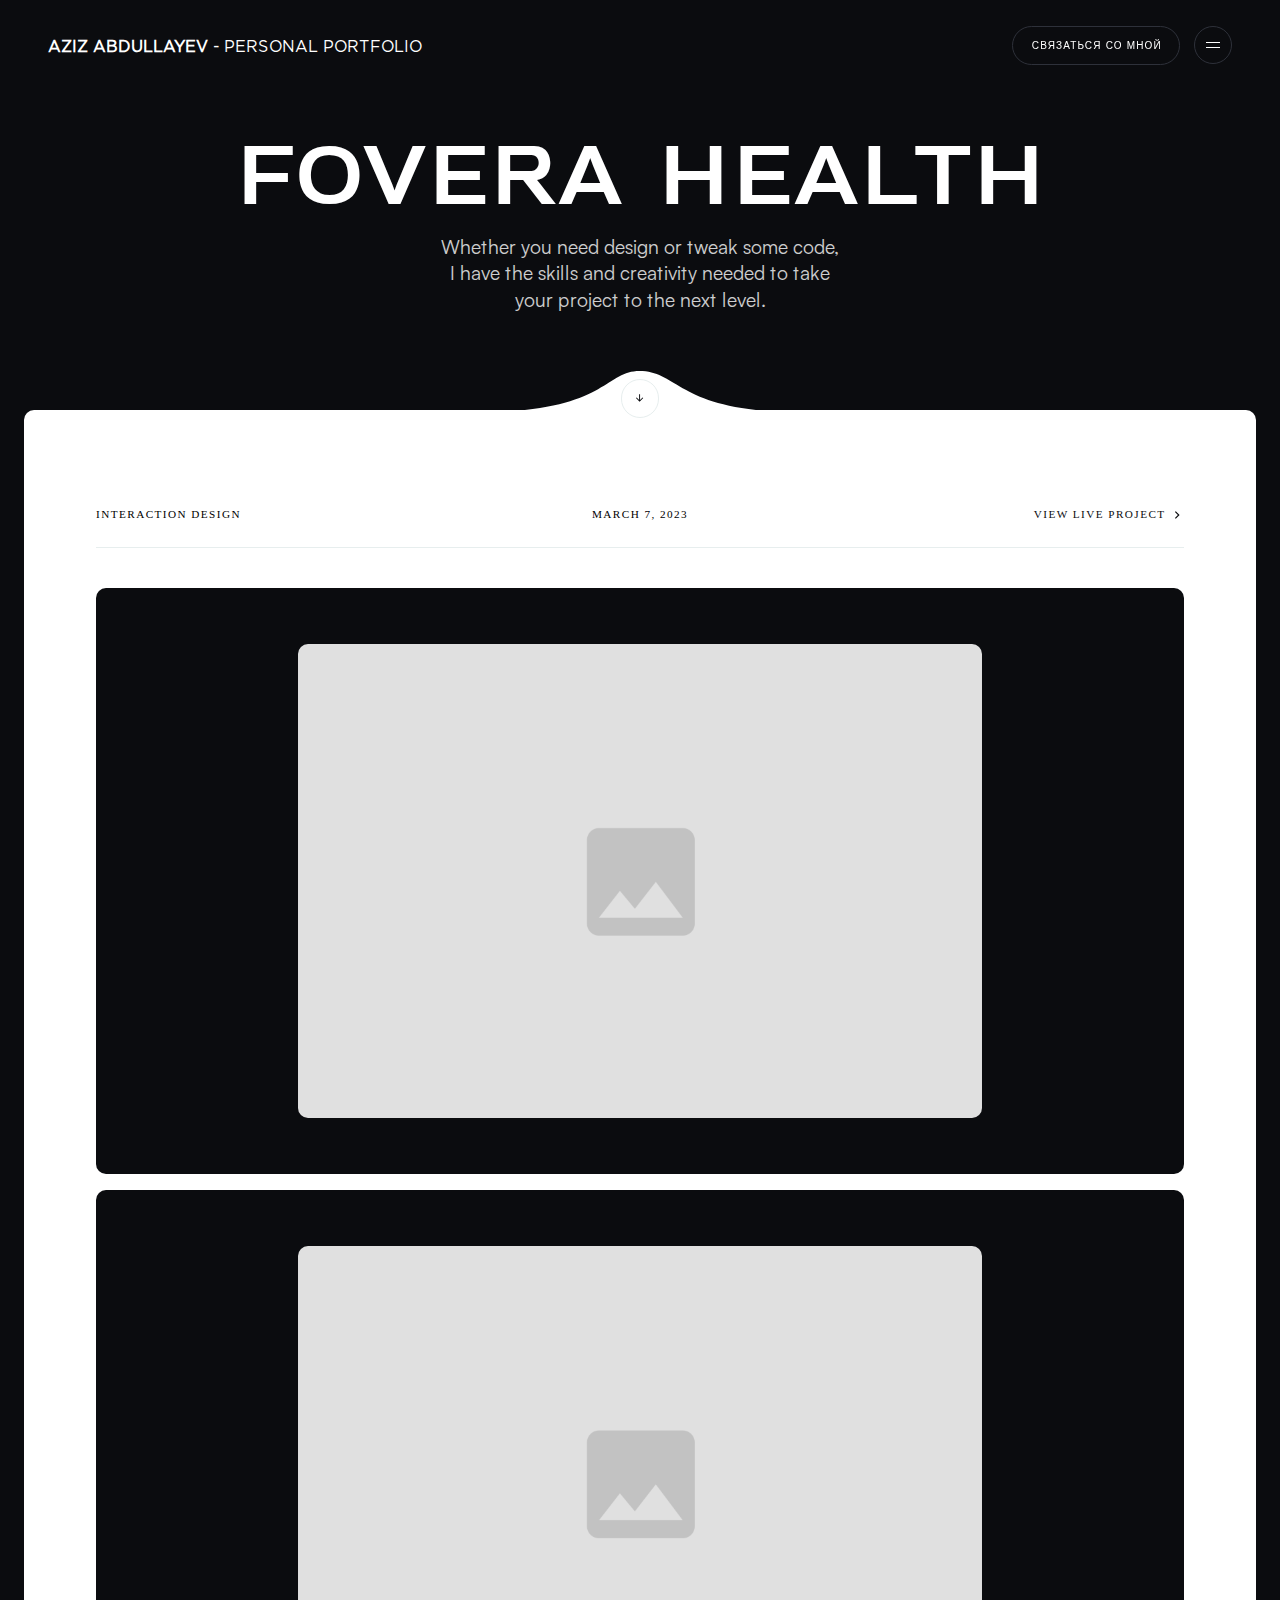
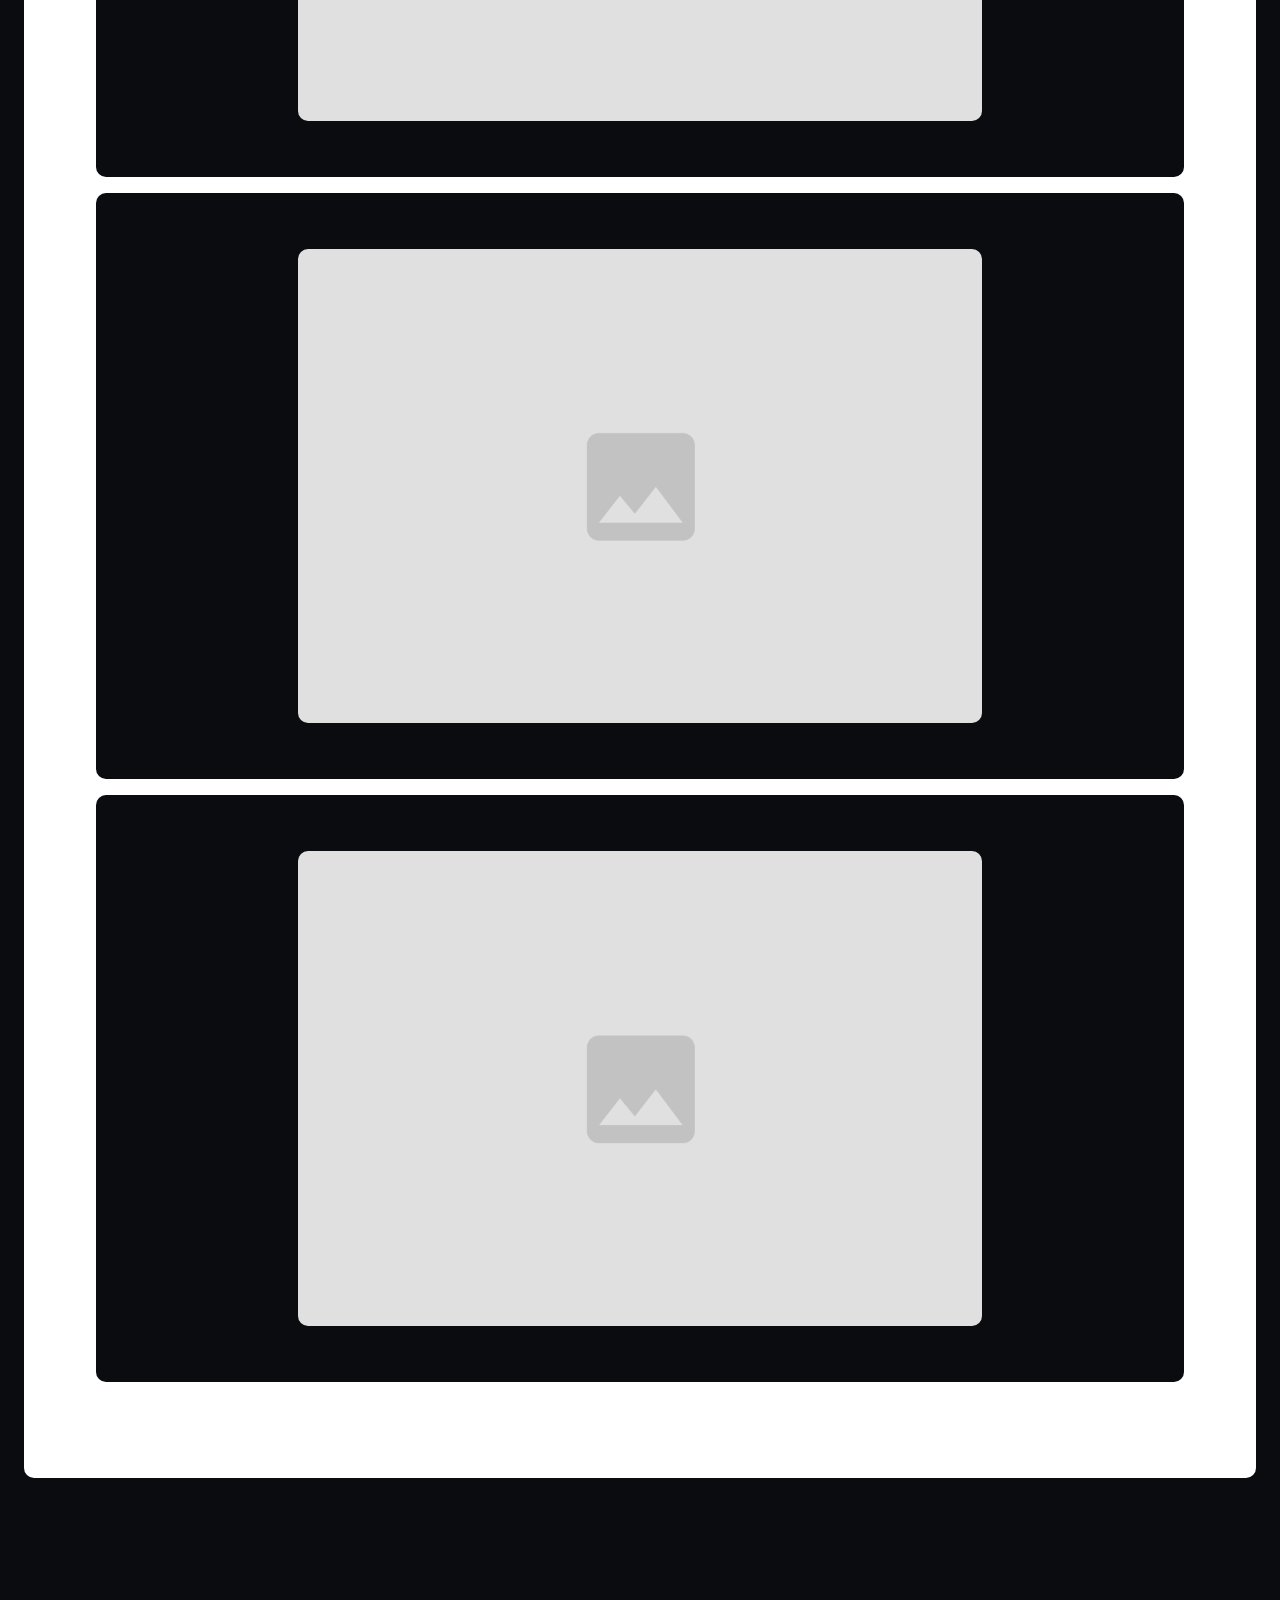
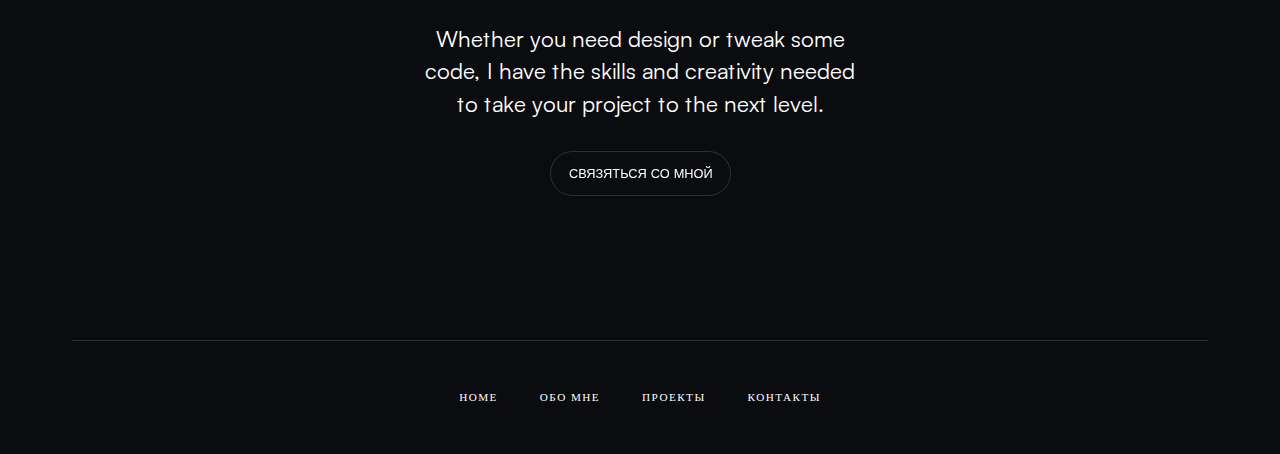
<file: projects/fovera-health.html>
﻿<!DOCTYPE html><!-- This site was created in Webflow. https://www.webflow.com --><!-- Last Published: Fri Jul 14 2023 15:58:32 GMT+0000 (Coordinated Universal Time) --><html changemelater="azizabdullayev.webflow.io" data-wf-page="64b157dfd4194a2c24aa1ed1" data-wf-site="assets/trash" lang="ru"><head><meta charset="utf-8"><title>AzizDesign</title><meta content="width=device-width, initial-scale=1" name="viewport"><meta content="Webflow" name="generator"><link href="../assets/trash/css/styles.css" rel="stylesheet" type="text/css"><link href="https://fonts.googleapis.com" rel="preconnect"><link href="https://fonts.gstatic.com" rel="preconnect" crossorigin="anonymous"><script src="../ajax/libs/webfont/1.6.26/webfont.js" type="text/javascript"></script><script type="text/javascript">WebFont.load({  google: {    families: ["Montserrat Alternates:regular"]  }});</script><script type="text/javascript">!function(o,c){var n=c.documentElement,t=" w-mod-";n.className+=t+"js",("ontouchstart"in o||o.DocumentTouch&&c instanceof DocumentTouch)&&(n.className+=t+"touch")}(window,document);</script><link href="../assets/logo/logo.svg" rel="shortcut icon" type="image/x-icon"><link href="../assets/trash/assets/logo/logo.svg" rel="apple-touch-icon"></head><body><div class="page-wrapper"><main class="main-wrapper"><div class="about-hero_navbar"><div class="padding-horizontal padding-medium"><div id="w-node-_9990f78a-f294-0c8f-0b66-9928e91f9a1e-e91f9a1e" data-animation="default" data-collapse="none" data-duration="400" data-easing="ease" data-easing2="ease" role="banner" class="navbar w-nav"><div class="padding-horizontal"><div class="navbar_overlay"></div><div id="w-node-_9990f78a-f294-0c8f-0b66-9928e91f9a1f-e91f9a1e" class="navbar_component"><a href="../index.htm" class="brand w-nav-brand"><div class="text-block"><strong>Aziz abdullayev</strong> - personal portfolio</div></a><nav role="navigation" class="navbar_menu w-nav-menu"><a href="#" class="navlink w-inline-block"><div>Hire me</div></a></nav><div class="w-nav-button"><div class="w-icon-nav-menu"></div></div><div class="navbar_right"><a href="../contact.html" class="button hide-mobile-portrait w-inline-block"><div id="nowThis" thattextsplit="hoverTarget" base="20%" class="clip"><div class="hover-text"><div class="text-size-xsmall text-style-allcaps">Связаться со мной</div></div><div class="hover-text bottom-hover-text"><div class="text-size-xsmall text-style-allcaps">нажми на меня!</div></div></div></a><div data-hover="false" data-delay="1000" data-w-id="e4acc428-f7d4-40fd-2558-71aa586d4308" class="navbar_dropdown w-dropdown"><div class="navbar_toggle w-dropdown-toggle"><div class="navbar_line navbar-line-top"></div><div class="navbar_line navbar-line-bottom"></div></div><nav class="navbar_dropdown-list w-dropdown-list"><div class="navbar_drop-content radius-regular"><div class="navbar_link-wrapper"><div id="w-node-dcf96600-dc67-46aa-b261-5e18bb914b2c-e91f9a1e" class="into-view-1"><a href="../about.html" class="navbar_link w-inline-block"><div class="heading-style-h5 text-style-allcaps">About</div><div><div class="clip"><div class="hover-arrow left"><div class="icon-1x1-tiny w-embed"><svg width="420" height="420" viewbox="0 0 24 24" fill="none" xmlns="http://www.w3.org/2000/svg">
<path d="M13.1722 12L8.22217 7.04999L9.63617 5.63599L16.0002 12L9.63617 18.364L8.22217 16.95L13.1722 12Z" fill="currentColor"></path>
</svg>
</div></div><div class="hover-arrow"><div class="icon-1x1-tiny w-embed"><svg width="420" height="420" viewbox="0 0 24 24" fill="none" xmlns="http://www.w3.org/2000/svg">
<path d="M13.1722 12L8.22217 7.04999L9.63617 5.63599L16.0002 12L9.63617 18.364L8.22217 16.95L13.1722 12Z" fill="currentColor"></path>
</svg>
</div></div></div></div></a></div><div id="w-node-_801ff30e-95ab-85cf-050c-dad43c1ea620-e91f9a1e" class="into-view-2"><a href="../works.html" class="navbar_link w-inline-block"><div class="heading-style-h5 text-style-allcaps">Work</div><div><div class="clip"><div class="hover-arrow left"><div class="icon-1x1-tiny w-embed"><svg width="420" height="420" viewbox="0 0 24 24" fill="none" xmlns="http://www.w3.org/2000/svg">
<path d="M13.1722 12L8.22217 7.04999L9.63617 5.63599L16.0002 12L9.63617 18.364L8.22217 16.95L13.1722 12Z" fill="currentColor"></path>
</svg>
</div></div><div class="hover-arrow"><div class="icon-1x1-tiny w-embed"><svg width="420" height="420" viewbox="0 0 24 24" fill="none" xmlns="http://www.w3.org/2000/svg">
<path d="M13.1722 12L8.22217 7.04999L9.63617 5.63599L16.0002 12L9.63617 18.364L8.22217 16.95L13.1722 12Z" fill="currentColor"></path>
</svg>
</div></div></div></div></a></div><div id="w-node-de31a87d-6672-b57b-39d9-182a3bf92ebb-e91f9a1e" class="into-view-3"><a href="../contact.html" class="navbar_link w-inline-block"><div class="heading-style-h5 text-style-allcaps">Contact</div><div><div class="clip"><div class="hover-arrow left"><div class="icon-1x1-tiny w-embed"><svg width="420" height="420" viewbox="0 0 24 24" fill="none" xmlns="http://www.w3.org/2000/svg">
<path d="M13.1722 12L8.22217 7.04999L9.63617 5.63599L16.0002 12L9.63617 18.364L8.22217 16.95L13.1722 12Z" fill="currentColor"></path>
</svg>
</div></div><div class="hover-arrow"><div class="icon-1x1-tiny w-embed"><svg width="420" height="420" viewbox="0 0 24 24" fill="none" xmlns="http://www.w3.org/2000/svg">
<path d="M13.1722 12L8.22217 7.04999L9.63617 5.63599L16.0002 12L9.63617 18.364L8.22217 16.95L13.1722 12Z" fill="currentColor"></path>
</svg>
</div></div></div></div></a></div><div id="w-node-_453bff1a-05a7-bbb8-3bd2-c2cdafdb1f3a-e91f9a1e" class="into-view-4"><a href="#" class="navbar_link w-inline-block"><div class="heading-style-h5 text-style-allcaps">Clone me</div><div><div class="clip"><div class="hover-arrow left"><div class="icon-1x1-tiny w-embed"><svg width="420" height="420" viewbox="0 0 24 24" fill="none" xmlns="http://www.w3.org/2000/svg">
<path d="M13.1722 12L8.22217 7.04999L9.63617 5.63599L16.0002 12L9.63617 18.364L8.22217 16.95L13.1722 12Z" fill="currentColor"></path>
</svg>
</div></div><div class="hover-arrow"><div class="icon-1x1-tiny w-embed"><svg width="420" height="420" viewbox="0 0 24 24" fill="none" xmlns="http://www.w3.org/2000/svg">
<path d="M13.1722 12L8.22217 7.04999L9.63617 5.63599L16.0002 12L9.63617 18.364L8.22217 16.95L13.1722 12Z" fill="currentColor"></path>
</svg>
</div></div></div></div></a></div></div></div></nav></div></div></div></div></div></div></div><section class="section-work-hero"><div class="padding-horizontal padding-small"><div><div class="work-hero_component"><div id="w-node-_811293e2-1bc5-b0a6-a195-608f0fa9fc65-24aa1ed1" class="work-hero_intro"><h1 class="heading-style-h1">Fovera Health</h1><div class="work-body_descript"><p class="text-size-regular text-align-center text-style-muted">Whether you need design or tweak some code, I have the skills and creativity needed to take your project to the next level.</p></div></div></div></div></div></section><div class="padding-horizontal padding-small"><section class="section-work-body radius-regular"><div class="projects-hero_curve"><a id="right" href="#" class="curve-link slider__next w-node-b7d4bac5-c5da-00f7-0481-7ea41223e7dc-24aa1ed1 w-inline-block"><div class="curve-arrow"><div class="icon w-embed"><svg width="420" height="420" viewbox="0 0 24 24" fill="none" xmlns="http://www.w3.org/2000/svg">
<path d="M13.0002 16.172L18.3642 10.808L19.7782 12.222L12.0002 20L4.22217 12.222L5.63617 10.808L11.0002 16.172V4H13.0002V16.172Z" fill="currentColor"></path>
</svg>
</div></div><img src="../assets/trash/64b157dfd4194a2c24aa1e6f_Pre-order_curve.svg" loading="lazy" alt=""></a></div><div class="padding-horizontal padding-large"><div class="padding-vertical padding-xlarge"><div class="work-body_details"><div class="text-size-tiny text-style-allcaps">Interaction design</div><div id="w-node-_074cc14b-26f4-e1d4-faab-6eedf466c5ea-24aa1ed1" class="text-size-tiny text-style-allcaps">March 7, 2023</div><a id="w-node-_74b25528-8e75-f630-89e7-d5815cd7d424-24aa1ed1" data-w-id="74b25528-8e75-f630-89e7-d5815cd7d424" href="#" class="hyperlink w-inline-block"><div id="w-node-_990a5f04-3aaf-03fc-28a1-7923a331c223-24aa1ed1" class="text-size-tiny text-style-allcaps">View live project</div><div class="clip"><div class="hover-arrow left"><div class="icon-1x1-tiny w-embed"><svg width="420" height="420" viewbox="0 0 24 24" fill="none" xmlns="http://www.w3.org/2000/svg">
<path d="M13.1722 12L8.22217 7.04999L9.63617 5.63599L16.0002 12L9.63617 18.364L8.22217 16.95L13.1722 12Z" fill="currentColor"></path>
</svg>
</div></div><div class="hover-arrow"><div class="icon-1x1-tiny w-embed"><svg width="420" height="420" viewbox="0 0 24 24" fill="none" xmlns="http://www.w3.org/2000/svg">
<path d="M13.1722 12L8.22217 7.04999L9.63617 5.63599L16.0002 12L9.63617 18.364L8.22217 16.95L13.1722 12Z" fill="currentColor"></path>
</svg>
</div></div></div></a></div><div><div class="work-body_component"><div class="w-dyn-list"><script type="text/x-wf-template" id="wf-template-05edfdc2-0e21-ef8c-bf97-8d17801fe344">%3Cdiv%20role%3D%22listitem%22%20class%3D%22w-dyn-item%20w-dyn-repeater-item%22%3E%3Cdiv%20id%3D%22w-node-bf9de591-1104-d543-6b28-ee8c4f4ccb7a-24aa1ed1%22%20class%3D%22work-body_item%20radius-regular%22%3E%3Cimg%20loading%3D%22lazy%22%20alt%3D%22%22%20src%3D%22https%3A%2F%2Fuploads-ssl.webflow.com%2Fassets/trash_2%2F64b157dfd4194a2c24aa1ea2_Placeholder-Image.svg%22%20class%3D%22work-body_image%22%2F%3E%3C%2Fdiv%3E%3C%2Fdiv%3E</script><div role="list" class="work-body_list w-dyn-items"><div role="listitem" class="w-dyn-item w-dyn-repeater-item"><div id="w-node-bf9de591-1104-d543-6b28-ee8c4f4ccb7a-24aa1ed1" class="work-body_item radius-regular"><img loading="lazy" alt="" src="../assets/trash_2/64b157dfd4194a2c24aa1ea2_Placeholder-Image.svg" class="work-body_image"></div></div><div role="listitem" class="w-dyn-item w-dyn-repeater-item"><div id="w-node-bf9de591-1104-d543-6b28-ee8c4f4ccb7a-24aa1ed1" class="work-body_item radius-regular"><img loading="lazy" alt="" src="../assets/trash_2/64b157dfd4194a2c24aa1ea2_Placeholder-Image.svg" class="work-body_image"></div></div><div role="listitem" class="w-dyn-item w-dyn-repeater-item"><div id="w-node-bf9de591-1104-d543-6b28-ee8c4f4ccb7a-24aa1ed1" class="work-body_item radius-regular"><img loading="lazy" alt="" src="../assets/trash_2/64b157dfd4194a2c24aa1ea2_Placeholder-Image.svg" class="work-body_image"></div></div><div role="listitem" class="w-dyn-item w-dyn-repeater-item"><div id="w-node-bf9de591-1104-d543-6b28-ee8c4f4ccb7a-24aa1ed1" class="work-body_item radius-regular"><img loading="lazy" alt="" src="../assets/trash_2/64b157dfd4194a2c24aa1ea2_Placeholder-Image.svg" class="work-body_image"></div></div></div><div class="w-dyn-hide w-dyn-empty"><div>No items found.</div></div></div></div></div></div></div></section></div><section class="section-footer1"><div class="padding-horizontal padding-small"><div class="grid-large"><div id="w-node-f17c5aa6-ff54-9c14-64f2-750ce83c15a6-e83c15a3" class="footer-block"><div class="padding-vertical padding-huge"><div class="footer-intro"><div class="text-size-large text-align-center text-color-white">Whether you need design or tweak some code, I have the skills and creativity needed to take your project to the next level.</div><a href="../contact.html" class="button w-inline-block"><div id="nowThis" thattextsplit="hoverTarget" base="20%" class="clip"><div class="hover-text"><div class="text-size-xsmall">Связяться со мной</div></div><div class="hover-text bottom-hover-text"><div class="text-size-xsmall">Schedule a call</div></div></div></a></div></div><div class="padding-horizontal padding-medium"><div class="footer-bottom"><div id="w-node-f17c5aa6-ff54-9c14-64f2-750ce83c15b2-e83c15a3" class="footer-menu"><a href="../index.htm" class="footer-link w-inline-block"><div class="text-size-tiny text-style-allcaps">Home</div></a><a href="../about.html" class="footer-link w-inline-block"><div class="text-size-tiny text-style-allcaps">Обо мне</div></a><a href="../works.html" class="footer-link w-inline-block"><div class="text-size-tiny text-style-allcaps">Проекты</div></a><a href="../contact.html" class="footer-link w-inline-block"><div class="text-size-tiny text-style-allcaps">Контакты</div></a></div></div></div></div></div></div></section></main></div><script src="../js/jquery-3.5.1.min.dc5e7f18c8.js?site=assets/trash" type="text/javascript" integrity="sha256-9/aliU8dGd2tb6OSsuzixeV4y/faTqgFtohetphbbj0=" crossorigin="anonymous"></script><script src="../assets/trash/js/webflow.ec9dea089.js" type="text/javascript"></script></body></html>
</file>
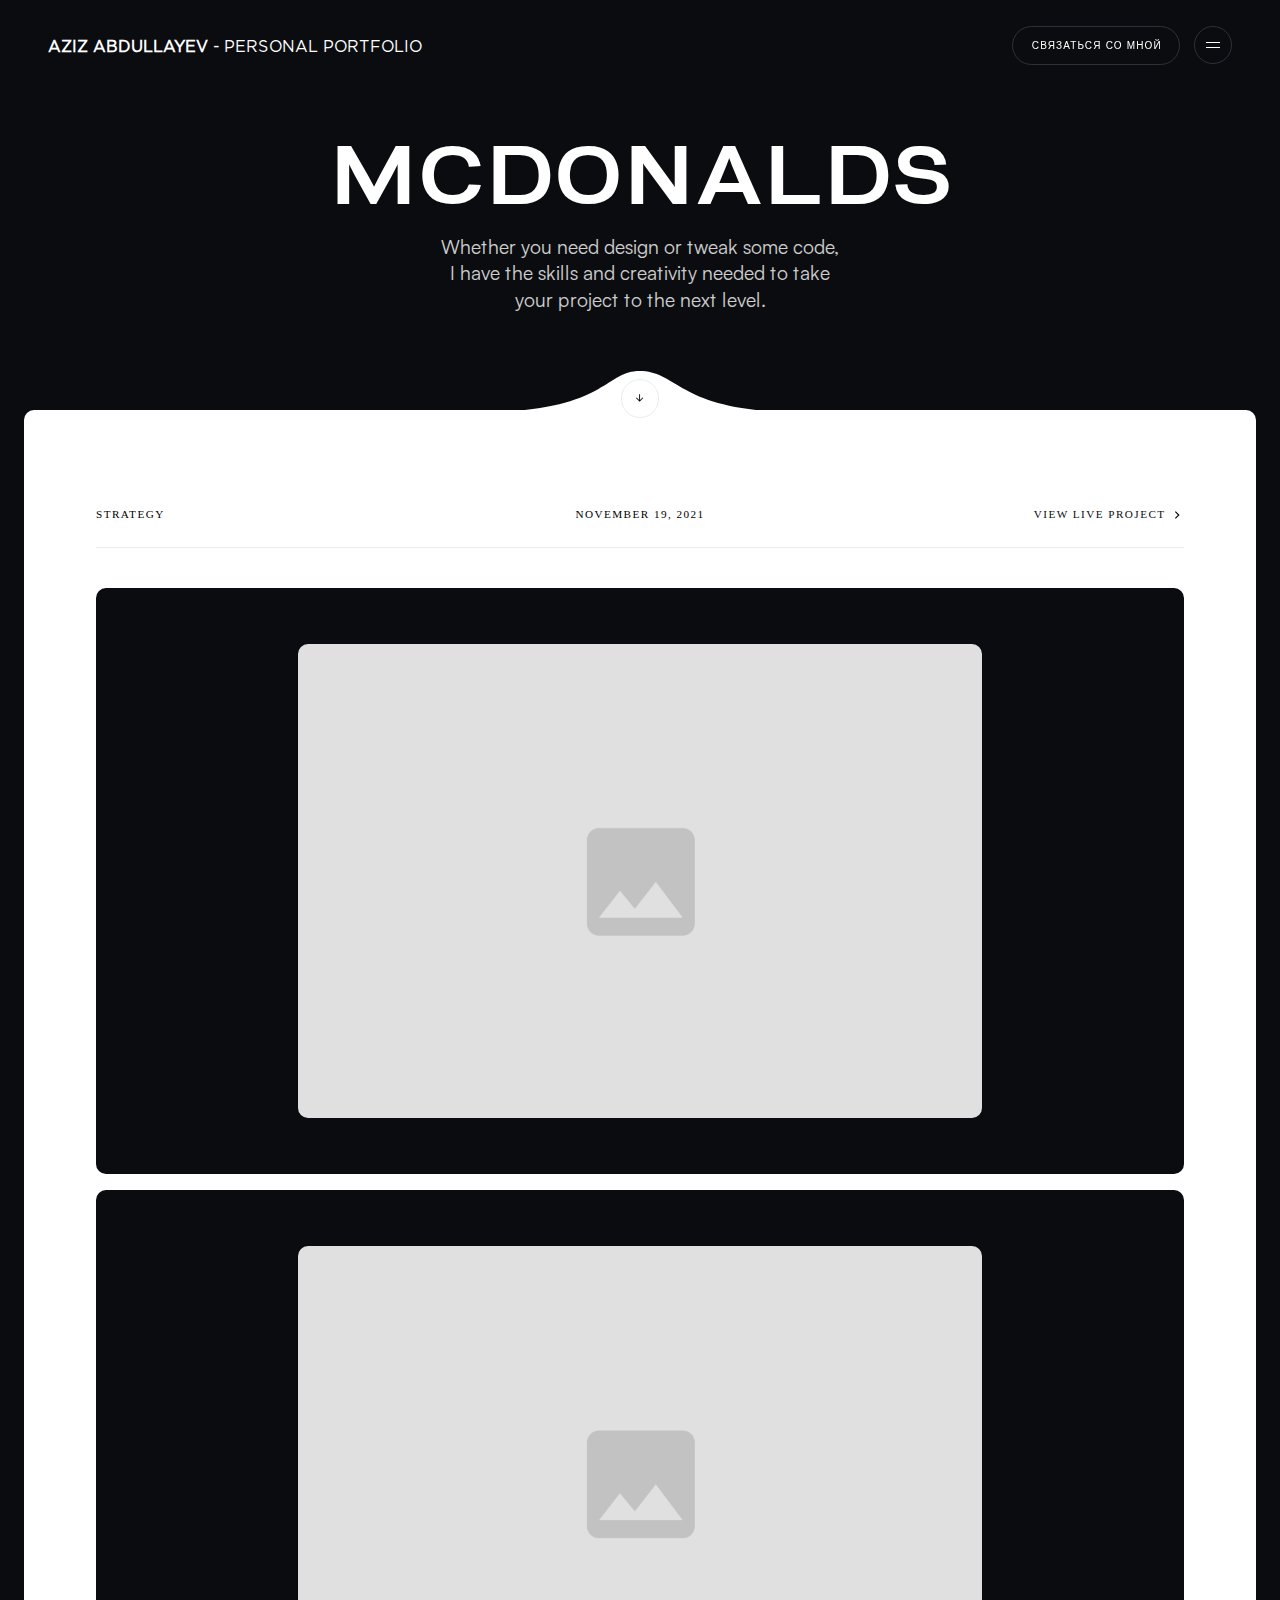
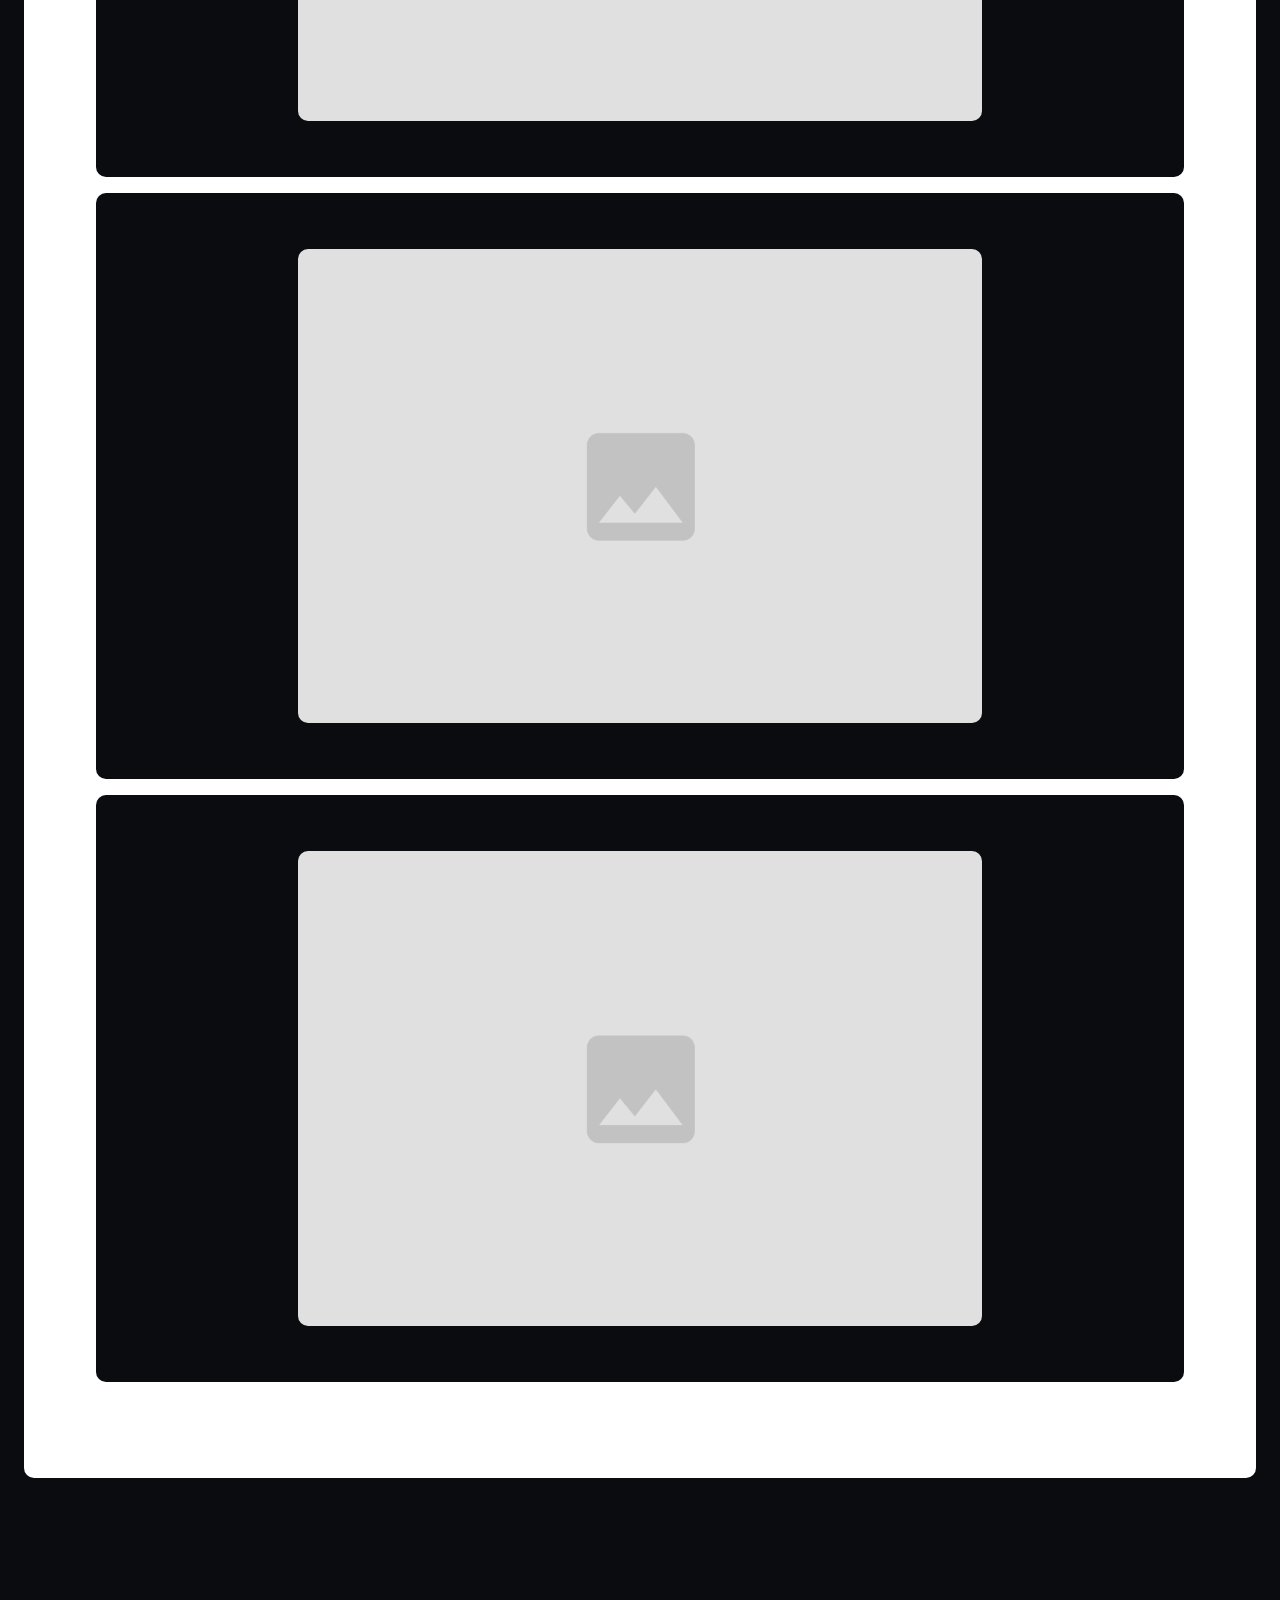
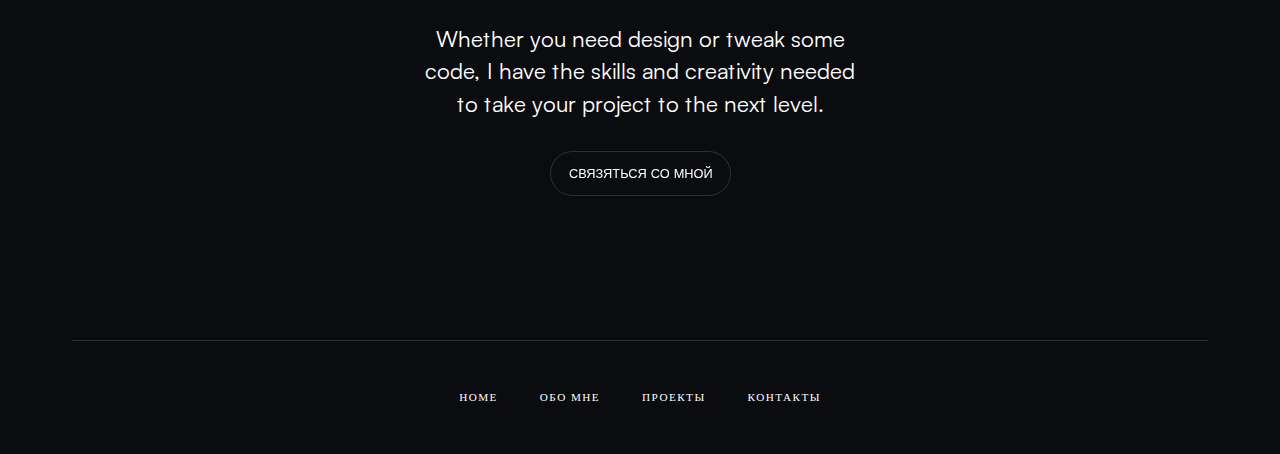
<file: projects/mcdonalds.html>
﻿<!DOCTYPE html><!-- This site was created in Webflow. https://www.webflow.com --><!-- Last Published: Fri Jul 14 2023 15:58:32 GMT+0000 (Coordinated Universal Time) --><html changemelater="azizabdullayev.webflow.io" data-wf-page="64b157dfd4194a2c24aa1ed1" data-wf-site="assets/trash" lang="ru"><head><meta charset="utf-8"><title>AzizDesign</title><meta content="width=device-width, initial-scale=1" name="viewport"><meta content="Webflow" name="generator"><link href="../assets/trash/css/styles.css" rel="stylesheet" type="text/css"><link href="https://fonts.googleapis.com" rel="preconnect"><link href="https://fonts.gstatic.com" rel="preconnect" crossorigin="anonymous"><script src="../ajax/libs/webfont/1.6.26/webfont.js" type="text/javascript"></script><script type="text/javascript">WebFont.load({  google: {    families: ["Montserrat Alternates:regular"]  }});</script><script type="text/javascript">!function(o,c){var n=c.documentElement,t=" w-mod-";n.className+=t+"js",("ontouchstart"in o||o.DocumentTouch&&c instanceof DocumentTouch)&&(n.className+=t+"touch")}(window,document);</script><link href="../assets/logo/logo.svg" rel="shortcut icon" type="image/x-icon"><link href="../assets/trash/assets/logo/logo.svg" rel="apple-touch-icon"></head><body><div class="page-wrapper"><main class="main-wrapper"><div class="about-hero_navbar"><div class="padding-horizontal padding-medium"><div id="w-node-_9990f78a-f294-0c8f-0b66-9928e91f9a1e-e91f9a1e" data-animation="default" data-collapse="none" data-duration="400" data-easing="ease" data-easing2="ease" role="banner" class="navbar w-nav"><div class="padding-horizontal"><div class="navbar_overlay"></div><div id="w-node-_9990f78a-f294-0c8f-0b66-9928e91f9a1f-e91f9a1e" class="navbar_component"><a href="../index.htm" class="brand w-nav-brand"><div class="text-block"><strong>Aziz abdullayev</strong> - personal portfolio</div></a><nav role="navigation" class="navbar_menu w-nav-menu"><a href="#" class="navlink w-inline-block"><div>Hire me</div></a></nav><div class="w-nav-button"><div class="w-icon-nav-menu"></div></div><div class="navbar_right"><a href="../contact.html" class="button hide-mobile-portrait w-inline-block"><div id="nowThis" thattextsplit="hoverTarget" base="20%" class="clip"><div class="hover-text"><div class="text-size-xsmall text-style-allcaps">Связаться со мной</div></div><div class="hover-text bottom-hover-text"><div class="text-size-xsmall text-style-allcaps">нажми на меня!</div></div></div></a><div data-hover="false" data-delay="1000" data-w-id="e4acc428-f7d4-40fd-2558-71aa586d4308" class="navbar_dropdown w-dropdown"><div class="navbar_toggle w-dropdown-toggle"><div class="navbar_line navbar-line-top"></div><div class="navbar_line navbar-line-bottom"></div></div><nav class="navbar_dropdown-list w-dropdown-list"><div class="navbar_drop-content radius-regular"><div class="navbar_link-wrapper"><div id="w-node-dcf96600-dc67-46aa-b261-5e18bb914b2c-e91f9a1e" class="into-view-1"><a href="../about.html" class="navbar_link w-inline-block"><div class="heading-style-h5 text-style-allcaps">About</div><div><div class="clip"><div class="hover-arrow left"><div class="icon-1x1-tiny w-embed"><svg width="420" height="420" viewbox="0 0 24 24" fill="none" xmlns="http://www.w3.org/2000/svg">
<path d="M13.1722 12L8.22217 7.04999L9.63617 5.63599L16.0002 12L9.63617 18.364L8.22217 16.95L13.1722 12Z" fill="currentColor"></path>
</svg>
</div></div><div class="hover-arrow"><div class="icon-1x1-tiny w-embed"><svg width="420" height="420" viewbox="0 0 24 24" fill="none" xmlns="http://www.w3.org/2000/svg">
<path d="M13.1722 12L8.22217 7.04999L9.63617 5.63599L16.0002 12L9.63617 18.364L8.22217 16.95L13.1722 12Z" fill="currentColor"></path>
</svg>
</div></div></div></div></a></div><div id="w-node-_801ff30e-95ab-85cf-050c-dad43c1ea620-e91f9a1e" class="into-view-2"><a href="../works.html" class="navbar_link w-inline-block"><div class="heading-style-h5 text-style-allcaps">Work</div><div><div class="clip"><div class="hover-arrow left"><div class="icon-1x1-tiny w-embed"><svg width="420" height="420" viewbox="0 0 24 24" fill="none" xmlns="http://www.w3.org/2000/svg">
<path d="M13.1722 12L8.22217 7.04999L9.63617 5.63599L16.0002 12L9.63617 18.364L8.22217 16.95L13.1722 12Z" fill="currentColor"></path>
</svg>
</div></div><div class="hover-arrow"><div class="icon-1x1-tiny w-embed"><svg width="420" height="420" viewbox="0 0 24 24" fill="none" xmlns="http://www.w3.org/2000/svg">
<path d="M13.1722 12L8.22217 7.04999L9.63617 5.63599L16.0002 12L9.63617 18.364L8.22217 16.95L13.1722 12Z" fill="currentColor"></path>
</svg>
</div></div></div></div></a></div><div id="w-node-de31a87d-6672-b57b-39d9-182a3bf92ebb-e91f9a1e" class="into-view-3"><a href="../contact.html" class="navbar_link w-inline-block"><div class="heading-style-h5 text-style-allcaps">Contact</div><div><div class="clip"><div class="hover-arrow left"><div class="icon-1x1-tiny w-embed"><svg width="420" height="420" viewbox="0 0 24 24" fill="none" xmlns="http://www.w3.org/2000/svg">
<path d="M13.1722 12L8.22217 7.04999L9.63617 5.63599L16.0002 12L9.63617 18.364L8.22217 16.95L13.1722 12Z" fill="currentColor"></path>
</svg>
</div></div><div class="hover-arrow"><div class="icon-1x1-tiny w-embed"><svg width="420" height="420" viewbox="0 0 24 24" fill="none" xmlns="http://www.w3.org/2000/svg">
<path d="M13.1722 12L8.22217 7.04999L9.63617 5.63599L16.0002 12L9.63617 18.364L8.22217 16.95L13.1722 12Z" fill="currentColor"></path>
</svg>
</div></div></div></div></a></div><div id="w-node-_453bff1a-05a7-bbb8-3bd2-c2cdafdb1f3a-e91f9a1e" class="into-view-4"><a href="#" class="navbar_link w-inline-block"><div class="heading-style-h5 text-style-allcaps">Clone me</div><div><div class="clip"><div class="hover-arrow left"><div class="icon-1x1-tiny w-embed"><svg width="420" height="420" viewbox="0 0 24 24" fill="none" xmlns="http://www.w3.org/2000/svg">
<path d="M13.1722 12L8.22217 7.04999L9.63617 5.63599L16.0002 12L9.63617 18.364L8.22217 16.95L13.1722 12Z" fill="currentColor"></path>
</svg>
</div></div><div class="hover-arrow"><div class="icon-1x1-tiny w-embed"><svg width="420" height="420" viewbox="0 0 24 24" fill="none" xmlns="http://www.w3.org/2000/svg">
<path d="M13.1722 12L8.22217 7.04999L9.63617 5.63599L16.0002 12L9.63617 18.364L8.22217 16.95L13.1722 12Z" fill="currentColor"></path>
</svg>
</div></div></div></div></a></div></div></div></nav></div></div></div></div></div></div></div><section class="section-work-hero"><div class="padding-horizontal padding-small"><div><div class="work-hero_component"><div id="w-node-_811293e2-1bc5-b0a6-a195-608f0fa9fc65-24aa1ed1" class="work-hero_intro"><h1 class="heading-style-h1">McDonalds</h1><div class="work-body_descript"><p class="text-size-regular text-align-center text-style-muted">Whether you need design or tweak some code, I have the skills and creativity needed to take your project to the next level.</p></div></div></div></div></div></section><div class="padding-horizontal padding-small"><section class="section-work-body radius-regular"><div class="projects-hero_curve"><a id="right" href="#" class="curve-link slider__next w-node-b7d4bac5-c5da-00f7-0481-7ea41223e7dc-24aa1ed1 w-inline-block"><div class="curve-arrow"><div class="icon w-embed"><svg width="420" height="420" viewbox="0 0 24 24" fill="none" xmlns="http://www.w3.org/2000/svg">
<path d="M13.0002 16.172L18.3642 10.808L19.7782 12.222L12.0002 20L4.22217 12.222L5.63617 10.808L11.0002 16.172V4H13.0002V16.172Z" fill="currentColor"></path>
</svg>
</div></div><img src="../assets/trash/64b157dfd4194a2c24aa1e6f_Pre-order_curve.svg" loading="lazy" alt=""></a></div><div class="padding-horizontal padding-large"><div class="padding-vertical padding-xlarge"><div class="work-body_details"><div class="text-size-tiny text-style-allcaps">Strategy</div><div id="w-node-_074cc14b-26f4-e1d4-faab-6eedf466c5ea-24aa1ed1" class="text-size-tiny text-style-allcaps">November 19, 2021</div><a id="w-node-_74b25528-8e75-f630-89e7-d5815cd7d424-24aa1ed1" data-w-id="74b25528-8e75-f630-89e7-d5815cd7d424" href="#" class="hyperlink w-inline-block"><div id="w-node-_990a5f04-3aaf-03fc-28a1-7923a331c223-24aa1ed1" class="text-size-tiny text-style-allcaps">View live project</div><div class="clip"><div class="hover-arrow left"><div class="icon-1x1-tiny w-embed"><svg width="420" height="420" viewbox="0 0 24 24" fill="none" xmlns="http://www.w3.org/2000/svg">
<path d="M13.1722 12L8.22217 7.04999L9.63617 5.63599L16.0002 12L9.63617 18.364L8.22217 16.95L13.1722 12Z" fill="currentColor"></path>
</svg>
</div></div><div class="hover-arrow"><div class="icon-1x1-tiny w-embed"><svg width="420" height="420" viewbox="0 0 24 24" fill="none" xmlns="http://www.w3.org/2000/svg">
<path d="M13.1722 12L8.22217 7.04999L9.63617 5.63599L16.0002 12L9.63617 18.364L8.22217 16.95L13.1722 12Z" fill="currentColor"></path>
</svg>
</div></div></div></a></div><div><div class="work-body_component"><div class="w-dyn-list"><script type="text/x-wf-template" id="wf-template-05edfdc2-0e21-ef8c-bf97-8d17801fe344">%3Cdiv%20role%3D%22listitem%22%20class%3D%22w-dyn-item%20w-dyn-repeater-item%22%3E%3Cdiv%20id%3D%22w-node-bf9de591-1104-d543-6b28-ee8c4f4ccb7a-24aa1ed1%22%20class%3D%22work-body_item%20radius-regular%22%3E%3Cimg%20loading%3D%22lazy%22%20alt%3D%22%22%20src%3D%22https%3A%2F%2Fuploads-ssl.webflow.com%2Fassets/trash_2%2F64b157dfd4194a2c24aa1ea2_Placeholder-Image.svg%22%20class%3D%22work-body_image%22%2F%3E%3C%2Fdiv%3E%3C%2Fdiv%3E</script><div role="list" class="work-body_list w-dyn-items"><div role="listitem" class="w-dyn-item w-dyn-repeater-item"><div id="w-node-bf9de591-1104-d543-6b28-ee8c4f4ccb7a-24aa1ed1" class="work-body_item radius-regular"><img loading="lazy" alt="" src="../assets/trash_2/64b157dfd4194a2c24aa1ea2_Placeholder-Image.svg" class="work-body_image"></div></div><div role="listitem" class="w-dyn-item w-dyn-repeater-item"><div id="w-node-bf9de591-1104-d543-6b28-ee8c4f4ccb7a-24aa1ed1" class="work-body_item radius-regular"><img loading="lazy" alt="" src="../assets/trash_2/64b157dfd4194a2c24aa1ea2_Placeholder-Image.svg" class="work-body_image"></div></div><div role="listitem" class="w-dyn-item w-dyn-repeater-item"><div id="w-node-bf9de591-1104-d543-6b28-ee8c4f4ccb7a-24aa1ed1" class="work-body_item radius-regular"><img loading="lazy" alt="" src="../assets/trash_2/64b157dfd4194a2c24aa1ea2_Placeholder-Image.svg" class="work-body_image"></div></div><div role="listitem" class="w-dyn-item w-dyn-repeater-item"><div id="w-node-bf9de591-1104-d543-6b28-ee8c4f4ccb7a-24aa1ed1" class="work-body_item radius-regular"><img loading="lazy" alt="" src="../assets/trash_2/64b157dfd4194a2c24aa1ea2_Placeholder-Image.svg" class="work-body_image"></div></div></div><div class="w-dyn-hide w-dyn-empty"><div>No items found.</div></div></div></div></div></div></div></section></div><section class="section-footer1"><div class="padding-horizontal padding-small"><div class="grid-large"><div id="w-node-f17c5aa6-ff54-9c14-64f2-750ce83c15a6-e83c15a3" class="footer-block"><div class="padding-vertical padding-huge"><div class="footer-intro"><div class="text-size-large text-align-center text-color-white">Whether you need design or tweak some code, I have the skills and creativity needed to take your project to the next level.</div><a href="../contact.html" class="button w-inline-block"><div id="nowThis" thattextsplit="hoverTarget" base="20%" class="clip"><div class="hover-text"><div class="text-size-xsmall">Связяться со мной</div></div><div class="hover-text bottom-hover-text"><div class="text-size-xsmall">Schedule a call</div></div></div></a></div></div><div class="padding-horizontal padding-medium"><div class="footer-bottom"><div id="w-node-f17c5aa6-ff54-9c14-64f2-750ce83c15b2-e83c15a3" class="footer-menu"><a href="../index.htm" class="footer-link w-inline-block"><div class="text-size-tiny text-style-allcaps">Home</div></a><a href="../about.html" class="footer-link w-inline-block"><div class="text-size-tiny text-style-allcaps">Обо мне</div></a><a href="../works.html" class="footer-link w-inline-block"><div class="text-size-tiny text-style-allcaps">Проекты</div></a><a href="../contact.html" class="footer-link w-inline-block"><div class="text-size-tiny text-style-allcaps">Контакты</div></a></div></div></div></div></div></div></section></main></div><script src="../js/jquery-3.5.1.min.dc5e7f18c8.js?site=assets/trash" type="text/javascript" integrity="sha256-9/aliU8dGd2tb6OSsuzixeV4y/faTqgFtohetphbbj0=" crossorigin="anonymous"></script><script src="../assets/trash/js/webflow.ec9dea089.js" type="text/javascript"></script></body></html>
</file>
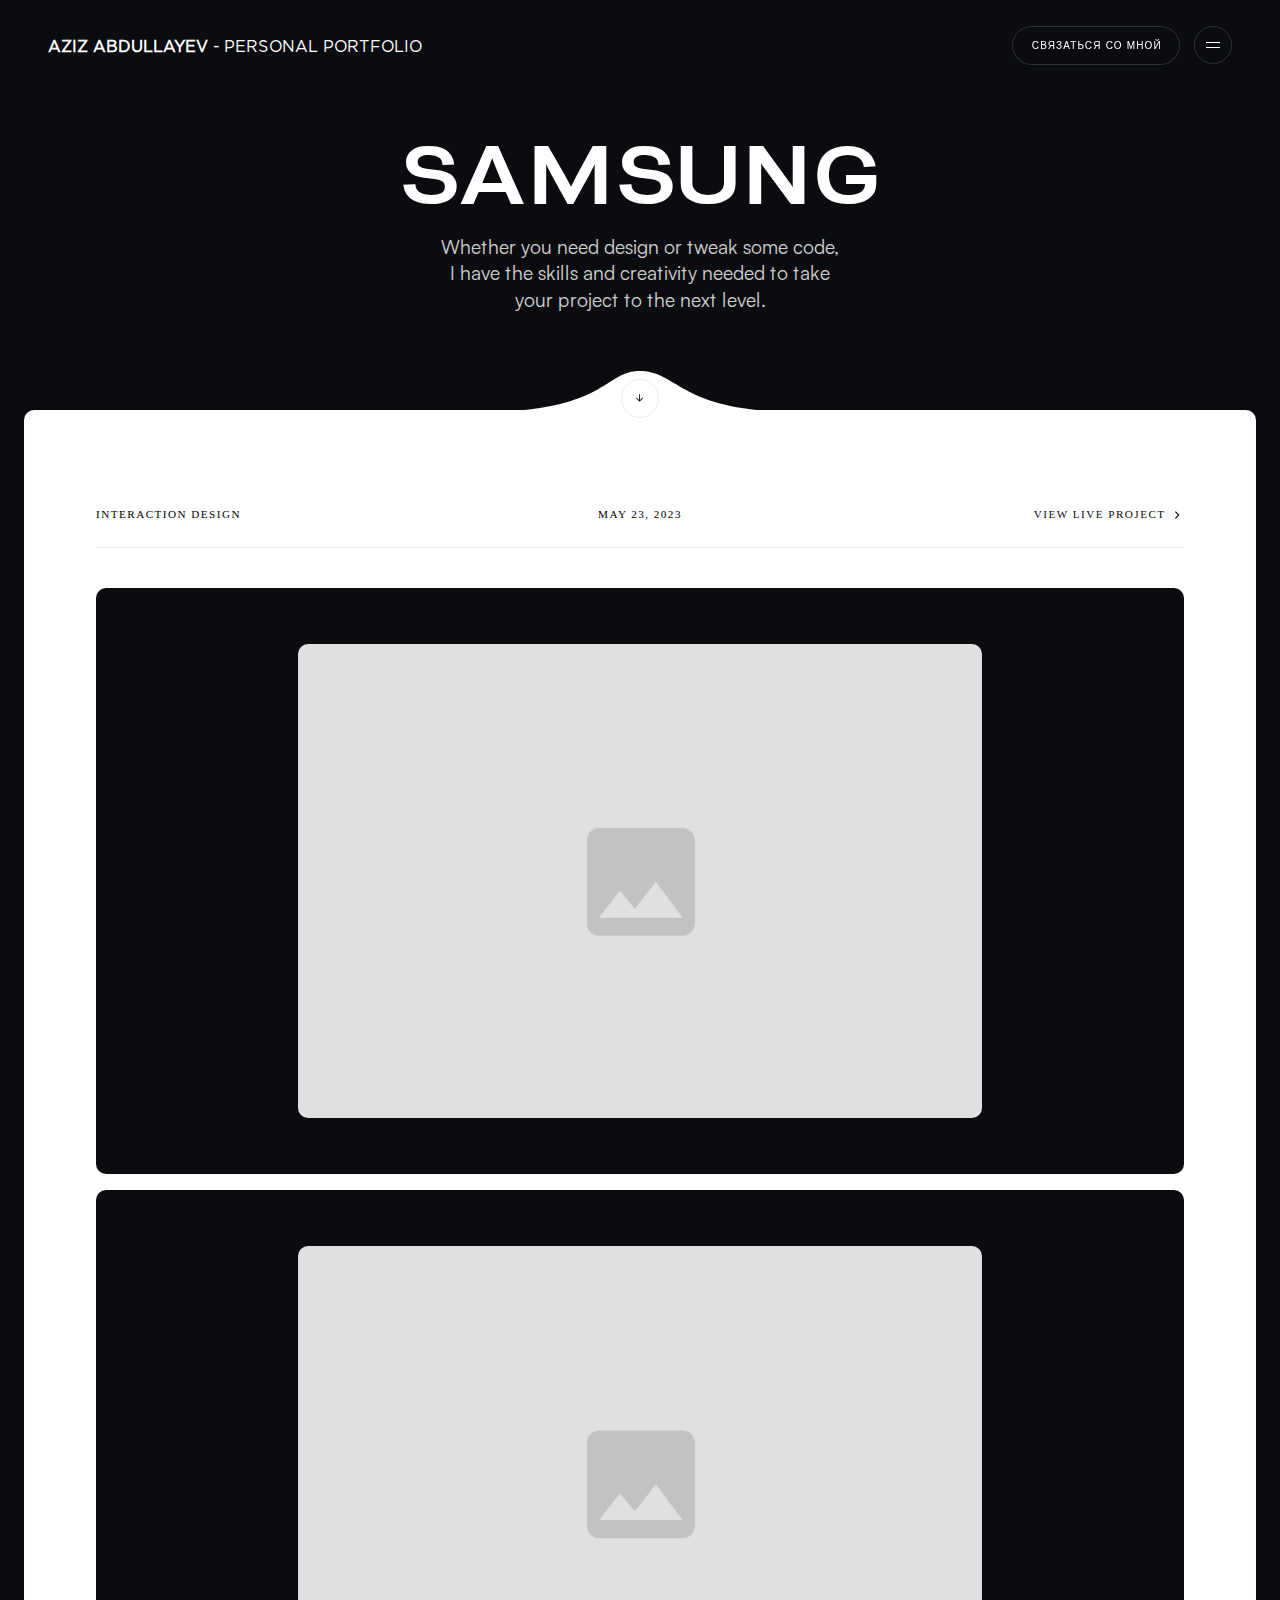
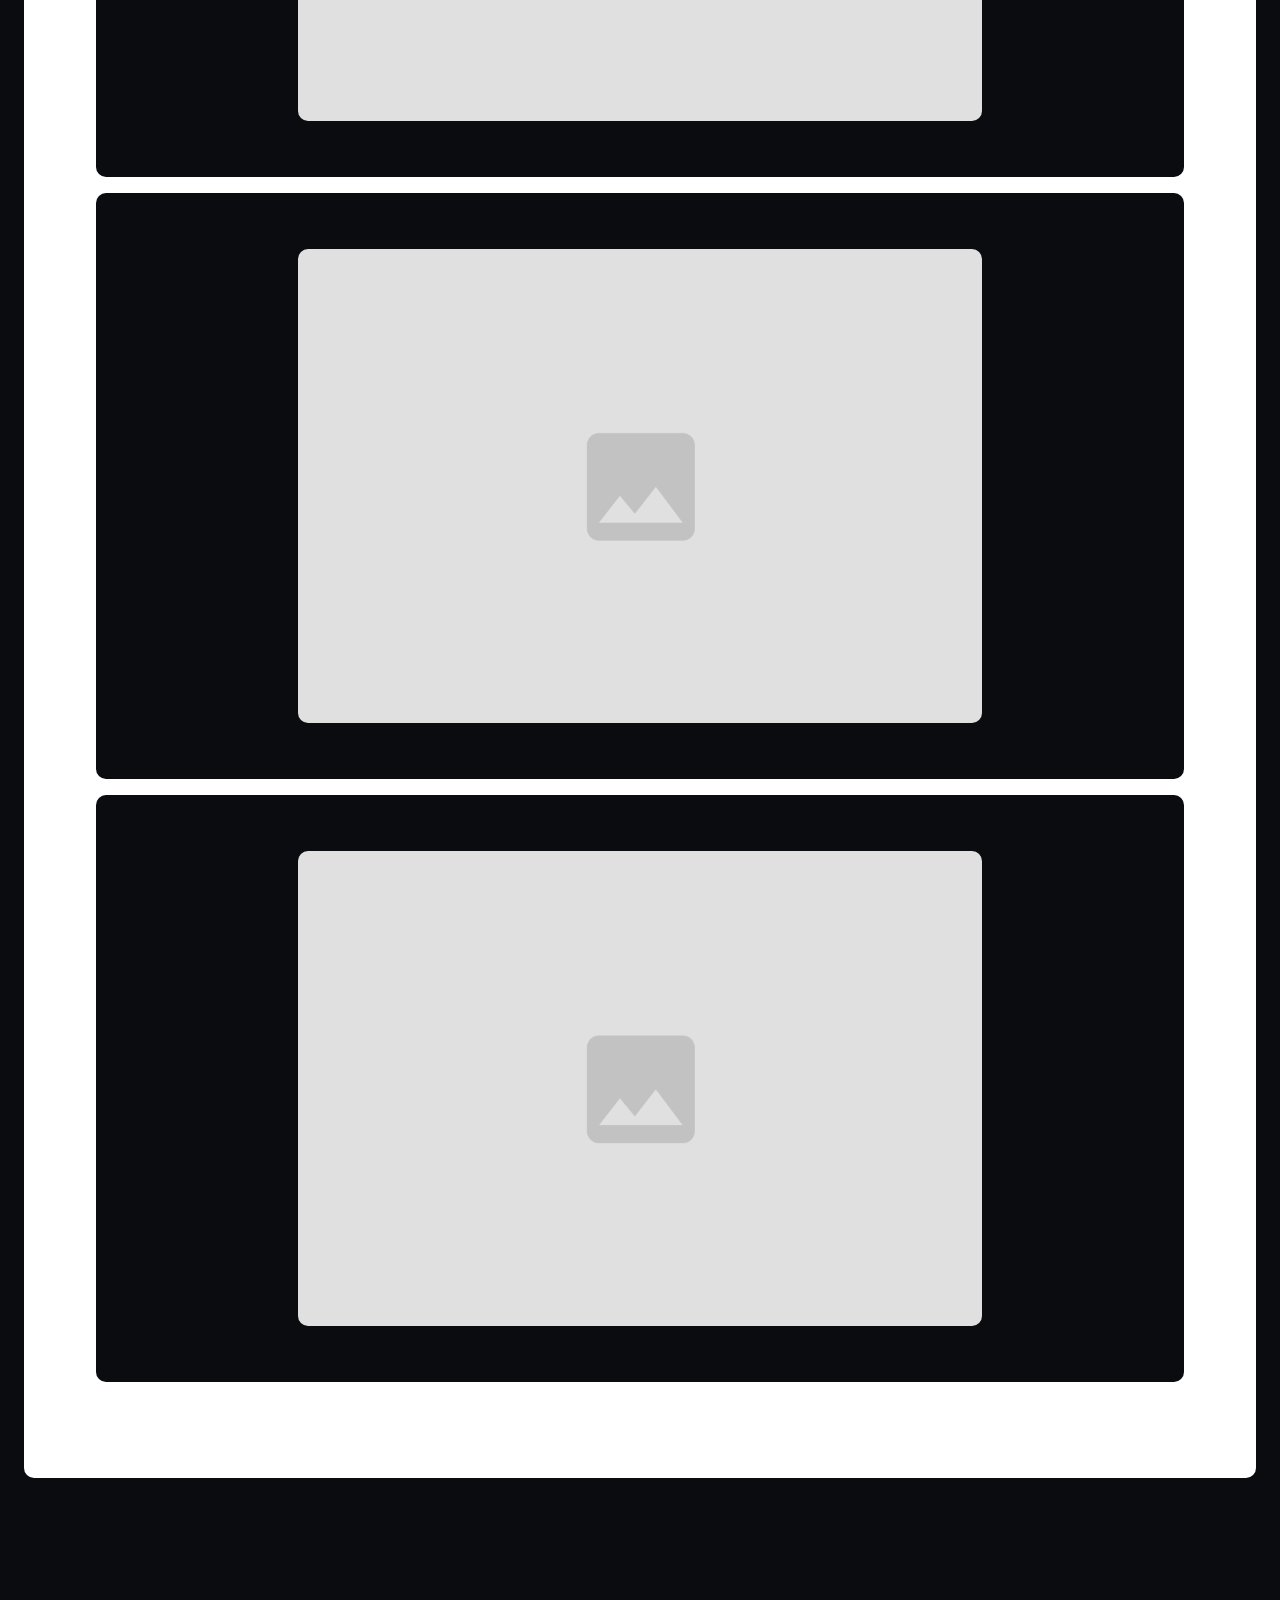
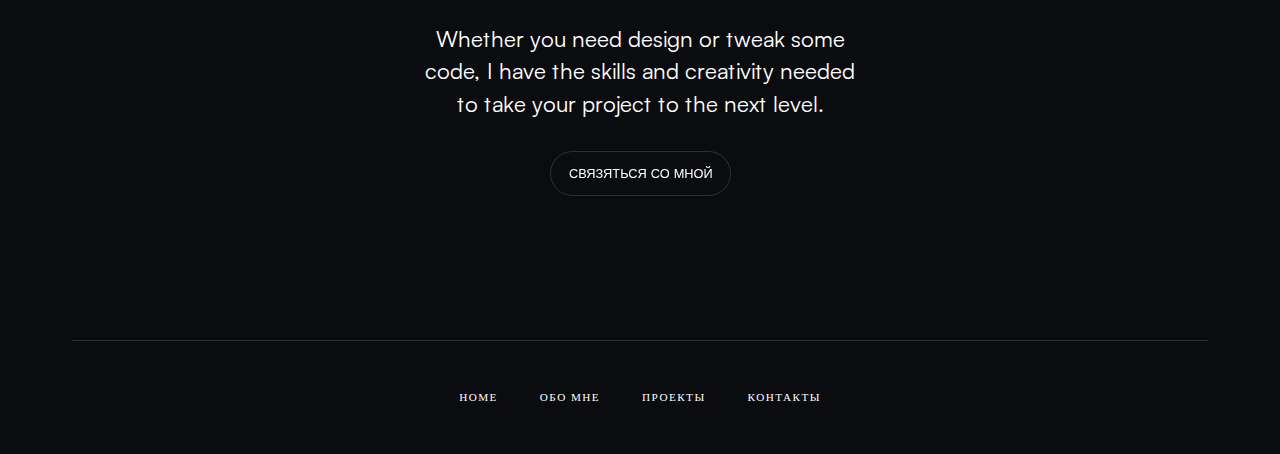
<file: projects/samsung.html>
﻿<!DOCTYPE html><!-- This site was created in Webflow. https://www.webflow.com --><!-- Last Published: Fri Jul 14 2023 15:58:32 GMT+0000 (Coordinated Universal Time) --><html changemelater="azizabdullayev.webflow.io" data-wf-page="64b157dfd4194a2c24aa1ed1" data-wf-site="assets/trash" lang="ru"><head><meta charset="utf-8"><title>AzizDesign</title><meta content="width=device-width, initial-scale=1" name="viewport"><meta content="Webflow" name="generator"><link href="../assets/trash/css/styles.css" rel="stylesheet" type="text/css"><link href="https://fonts.googleapis.com" rel="preconnect"><link href="https://fonts.gstatic.com" rel="preconnect" crossorigin="anonymous"><script src="../ajax/libs/webfont/1.6.26/webfont.js" type="text/javascript"></script><script type="text/javascript">WebFont.load({  google: {    families: ["Montserrat Alternates:regular"]  }});</script><script type="text/javascript">!function(o,c){var n=c.documentElement,t=" w-mod-";n.className+=t+"js",("ontouchstart"in o||o.DocumentTouch&&c instanceof DocumentTouch)&&(n.className+=t+"touch")}(window,document);</script><link href="../assets/logo/logo.svg" rel="shortcut icon" type="image/x-icon"><link href="../assets/trash/assets/logo/logo.svg" rel="apple-touch-icon"></head><body><div class="page-wrapper"><main class="main-wrapper"><div class="about-hero_navbar"><div class="padding-horizontal padding-medium"><div id="w-node-_9990f78a-f294-0c8f-0b66-9928e91f9a1e-e91f9a1e" data-animation="default" data-collapse="none" data-duration="400" data-easing="ease" data-easing2="ease" role="banner" class="navbar w-nav"><div class="padding-horizontal"><div class="navbar_overlay"></div><div id="w-node-_9990f78a-f294-0c8f-0b66-9928e91f9a1f-e91f9a1e" class="navbar_component"><a href="../index.htm" class="brand w-nav-brand"><div class="text-block"><strong>Aziz abdullayev</strong> - personal portfolio</div></a><nav role="navigation" class="navbar_menu w-nav-menu"><a href="#" class="navlink w-inline-block"><div>Hire me</div></a></nav><div class="w-nav-button"><div class="w-icon-nav-menu"></div></div><div class="navbar_right"><a href="../contact.html" class="button hide-mobile-portrait w-inline-block"><div id="nowThis" thattextsplit="hoverTarget" base="20%" class="clip"><div class="hover-text"><div class="text-size-xsmall text-style-allcaps">Связаться со мной</div></div><div class="hover-text bottom-hover-text"><div class="text-size-xsmall text-style-allcaps">нажми на меня!</div></div></div></a><div data-hover="false" data-delay="1000" data-w-id="e4acc428-f7d4-40fd-2558-71aa586d4308" class="navbar_dropdown w-dropdown"><div class="navbar_toggle w-dropdown-toggle"><div class="navbar_line navbar-line-top"></div><div class="navbar_line navbar-line-bottom"></div></div><nav class="navbar_dropdown-list w-dropdown-list"><div class="navbar_drop-content radius-regular"><div class="navbar_link-wrapper"><div id="w-node-dcf96600-dc67-46aa-b261-5e18bb914b2c-e91f9a1e" class="into-view-1"><a href="../about.html" class="navbar_link w-inline-block"><div class="heading-style-h5 text-style-allcaps">About</div><div><div class="clip"><div class="hover-arrow left"><div class="icon-1x1-tiny w-embed"><svg width="420" height="420" viewbox="0 0 24 24" fill="none" xmlns="http://www.w3.org/2000/svg">
<path d="M13.1722 12L8.22217 7.04999L9.63617 5.63599L16.0002 12L9.63617 18.364L8.22217 16.95L13.1722 12Z" fill="currentColor"></path>
</svg>
</div></div><div class="hover-arrow"><div class="icon-1x1-tiny w-embed"><svg width="420" height="420" viewbox="0 0 24 24" fill="none" xmlns="http://www.w3.org/2000/svg">
<path d="M13.1722 12L8.22217 7.04999L9.63617 5.63599L16.0002 12L9.63617 18.364L8.22217 16.95L13.1722 12Z" fill="currentColor"></path>
</svg>
</div></div></div></div></a></div><div id="w-node-_801ff30e-95ab-85cf-050c-dad43c1ea620-e91f9a1e" class="into-view-2"><a href="../works.html" class="navbar_link w-inline-block"><div class="heading-style-h5 text-style-allcaps">Work</div><div><div class="clip"><div class="hover-arrow left"><div class="icon-1x1-tiny w-embed"><svg width="420" height="420" viewbox="0 0 24 24" fill="none" xmlns="http://www.w3.org/2000/svg">
<path d="M13.1722 12L8.22217 7.04999L9.63617 5.63599L16.0002 12L9.63617 18.364L8.22217 16.95L13.1722 12Z" fill="currentColor"></path>
</svg>
</div></div><div class="hover-arrow"><div class="icon-1x1-tiny w-embed"><svg width="420" height="420" viewbox="0 0 24 24" fill="none" xmlns="http://www.w3.org/2000/svg">
<path d="M13.1722 12L8.22217 7.04999L9.63617 5.63599L16.0002 12L9.63617 18.364L8.22217 16.95L13.1722 12Z" fill="currentColor"></path>
</svg>
</div></div></div></div></a></div><div id="w-node-de31a87d-6672-b57b-39d9-182a3bf92ebb-e91f9a1e" class="into-view-3"><a href="../contact.html" class="navbar_link w-inline-block"><div class="heading-style-h5 text-style-allcaps">Contact</div><div><div class="clip"><div class="hover-arrow left"><div class="icon-1x1-tiny w-embed"><svg width="420" height="420" viewbox="0 0 24 24" fill="none" xmlns="http://www.w3.org/2000/svg">
<path d="M13.1722 12L8.22217 7.04999L9.63617 5.63599L16.0002 12L9.63617 18.364L8.22217 16.95L13.1722 12Z" fill="currentColor"></path>
</svg>
</div></div><div class="hover-arrow"><div class="icon-1x1-tiny w-embed"><svg width="420" height="420" viewbox="0 0 24 24" fill="none" xmlns="http://www.w3.org/2000/svg">
<path d="M13.1722 12L8.22217 7.04999L9.63617 5.63599L16.0002 12L9.63617 18.364L8.22217 16.95L13.1722 12Z" fill="currentColor"></path>
</svg>
</div></div></div></div></a></div><div id="w-node-_453bff1a-05a7-bbb8-3bd2-c2cdafdb1f3a-e91f9a1e" class="into-view-4"><a href="#" class="navbar_link w-inline-block"><div class="heading-style-h5 text-style-allcaps">Clone me</div><div><div class="clip"><div class="hover-arrow left"><div class="icon-1x1-tiny w-embed"><svg width="420" height="420" viewbox="0 0 24 24" fill="none" xmlns="http://www.w3.org/2000/svg">
<path d="M13.1722 12L8.22217 7.04999L9.63617 5.63599L16.0002 12L9.63617 18.364L8.22217 16.95L13.1722 12Z" fill="currentColor"></path>
</svg>
</div></div><div class="hover-arrow"><div class="icon-1x1-tiny w-embed"><svg width="420" height="420" viewbox="0 0 24 24" fill="none" xmlns="http://www.w3.org/2000/svg">
<path d="M13.1722 12L8.22217 7.04999L9.63617 5.63599L16.0002 12L9.63617 18.364L8.22217 16.95L13.1722 12Z" fill="currentColor"></path>
</svg>
</div></div></div></div></a></div></div></div></nav></div></div></div></div></div></div></div><section class="section-work-hero"><div class="padding-horizontal padding-small"><div><div class="work-hero_component"><div id="w-node-_811293e2-1bc5-b0a6-a195-608f0fa9fc65-24aa1ed1" class="work-hero_intro"><h1 class="heading-style-h1">Samsung</h1><div class="work-body_descript"><p class="text-size-regular text-align-center text-style-muted">Whether you need design or tweak some code, I have the skills and creativity needed to take your project to the next level.</p></div></div></div></div></div></section><div class="padding-horizontal padding-small"><section class="section-work-body radius-regular"><div class="projects-hero_curve"><a id="right" href="#" class="curve-link slider__next w-node-b7d4bac5-c5da-00f7-0481-7ea41223e7dc-24aa1ed1 w-inline-block"><div class="curve-arrow"><div class="icon w-embed"><svg width="420" height="420" viewbox="0 0 24 24" fill="none" xmlns="http://www.w3.org/2000/svg">
<path d="M13.0002 16.172L18.3642 10.808L19.7782 12.222L12.0002 20L4.22217 12.222L5.63617 10.808L11.0002 16.172V4H13.0002V16.172Z" fill="currentColor"></path>
</svg>
</div></div><img src="../assets/trash/64b157dfd4194a2c24aa1e6f_Pre-order_curve.svg" loading="lazy" alt=""></a></div><div class="padding-horizontal padding-large"><div class="padding-vertical padding-xlarge"><div class="work-body_details"><div class="text-size-tiny text-style-allcaps">Interaction design</div><div id="w-node-_074cc14b-26f4-e1d4-faab-6eedf466c5ea-24aa1ed1" class="text-size-tiny text-style-allcaps">May 23, 2023</div><a id="w-node-_74b25528-8e75-f630-89e7-d5815cd7d424-24aa1ed1" data-w-id="74b25528-8e75-f630-89e7-d5815cd7d424" href="#" class="hyperlink w-inline-block"><div id="w-node-_990a5f04-3aaf-03fc-28a1-7923a331c223-24aa1ed1" class="text-size-tiny text-style-allcaps">View live project</div><div class="clip"><div class="hover-arrow left"><div class="icon-1x1-tiny w-embed"><svg width="420" height="420" viewbox="0 0 24 24" fill="none" xmlns="http://www.w3.org/2000/svg">
<path d="M13.1722 12L8.22217 7.04999L9.63617 5.63599L16.0002 12L9.63617 18.364L8.22217 16.95L13.1722 12Z" fill="currentColor"></path>
</svg>
</div></div><div class="hover-arrow"><div class="icon-1x1-tiny w-embed"><svg width="420" height="420" viewbox="0 0 24 24" fill="none" xmlns="http://www.w3.org/2000/svg">
<path d="M13.1722 12L8.22217 7.04999L9.63617 5.63599L16.0002 12L9.63617 18.364L8.22217 16.95L13.1722 12Z" fill="currentColor"></path>
</svg>
</div></div></div></a></div><div><div class="work-body_component"><div class="w-dyn-list"><script type="text/x-wf-template" id="wf-template-05edfdc2-0e21-ef8c-bf97-8d17801fe344">%3Cdiv%20role%3D%22listitem%22%20class%3D%22w-dyn-item%20w-dyn-repeater-item%22%3E%3Cdiv%20id%3D%22w-node-bf9de591-1104-d543-6b28-ee8c4f4ccb7a-24aa1ed1%22%20class%3D%22work-body_item%20radius-regular%22%3E%3Cimg%20loading%3D%22lazy%22%20alt%3D%22%22%20src%3D%22https%3A%2F%2Fuploads-ssl.webflow.com%2Fassets/trash_2%2F64b157dfd4194a2c24aa1ea2_Placeholder-Image.svg%22%20class%3D%22work-body_image%22%2F%3E%3C%2Fdiv%3E%3C%2Fdiv%3E</script><div role="list" class="work-body_list w-dyn-items"><div role="listitem" class="w-dyn-item w-dyn-repeater-item"><div id="w-node-bf9de591-1104-d543-6b28-ee8c4f4ccb7a-24aa1ed1" class="work-body_item radius-regular"><img loading="lazy" alt="" src="../assets/trash_2/64b157dfd4194a2c24aa1ea2_Placeholder-Image.svg" class="work-body_image"></div></div><div role="listitem" class="w-dyn-item w-dyn-repeater-item"><div id="w-node-bf9de591-1104-d543-6b28-ee8c4f4ccb7a-24aa1ed1" class="work-body_item radius-regular"><img loading="lazy" alt="" src="../assets/trash_2/64b157dfd4194a2c24aa1ea2_Placeholder-Image.svg" class="work-body_image"></div></div><div role="listitem" class="w-dyn-item w-dyn-repeater-item"><div id="w-node-bf9de591-1104-d543-6b28-ee8c4f4ccb7a-24aa1ed1" class="work-body_item radius-regular"><img loading="lazy" alt="" src="../assets/trash_2/64b157dfd4194a2c24aa1ea2_Placeholder-Image.svg" class="work-body_image"></div></div><div role="listitem" class="w-dyn-item w-dyn-repeater-item"><div id="w-node-bf9de591-1104-d543-6b28-ee8c4f4ccb7a-24aa1ed1" class="work-body_item radius-regular"><img loading="lazy" alt="" src="../assets/trash_2/64b157dfd4194a2c24aa1ea2_Placeholder-Image.svg" class="work-body_image"></div></div></div><div class="w-dyn-hide w-dyn-empty"><div>No items found.</div></div></div></div></div></div></div></section></div><section class="section-footer1"><div class="padding-horizontal padding-small"><div class="grid-large"><div id="w-node-f17c5aa6-ff54-9c14-64f2-750ce83c15a6-e83c15a3" class="footer-block"><div class="padding-vertical padding-huge"><div class="footer-intro"><div class="text-size-large text-align-center text-color-white">Whether you need design or tweak some code, I have the skills and creativity needed to take your project to the next level.</div><a href="../contact.html" class="button w-inline-block"><div id="nowThis" thattextsplit="hoverTarget" base="20%" class="clip"><div class="hover-text"><div class="text-size-xsmall">Связяться со мной</div></div><div class="hover-text bottom-hover-text"><div class="text-size-xsmall">Schedule a call</div></div></div></a></div></div><div class="padding-horizontal padding-medium"><div class="footer-bottom"><div id="w-node-f17c5aa6-ff54-9c14-64f2-750ce83c15b2-e83c15a3" class="footer-menu"><a href="../index.htm" class="footer-link w-inline-block"><div class="text-size-tiny text-style-allcaps">Home</div></a><a href="../about.html" class="footer-link w-inline-block"><div class="text-size-tiny text-style-allcaps">Обо мне</div></a><a href="../works.html" class="footer-link w-inline-block"><div class="text-size-tiny text-style-allcaps">Проекты</div></a><a href="../contact.html" class="footer-link w-inline-block"><div class="text-size-tiny text-style-allcaps">Контакты</div></a></div></div></div></div></div></div></section></main></div><script src="../js/jquery-3.5.1.min.dc5e7f18c8.js?site=assets/trash" type="text/javascript" integrity="sha256-9/aliU8dGd2tb6OSsuzixeV4y/faTqgFtohetphbbj0=" crossorigin="anonymous"></script><script src="../assets/trash/js/webflow.ec9dea089.js" type="text/javascript"></script></body></html>
</file>
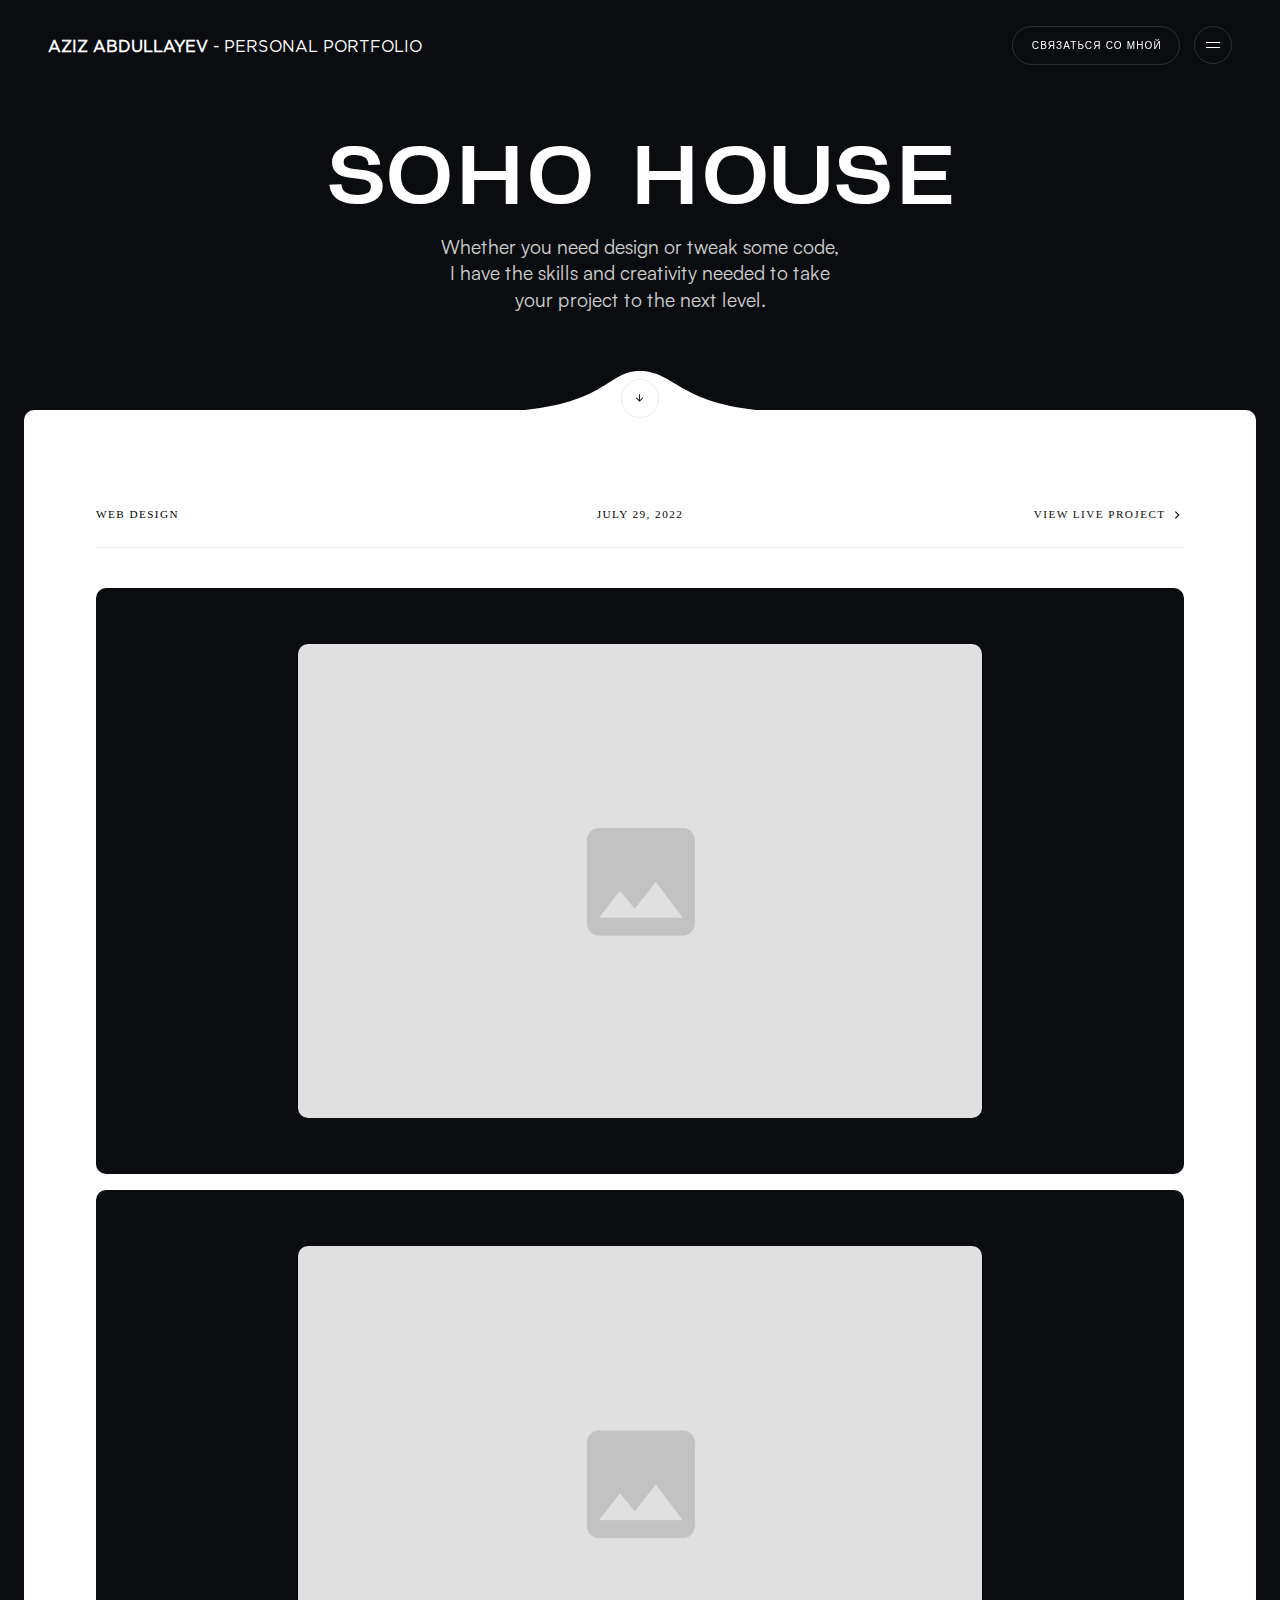
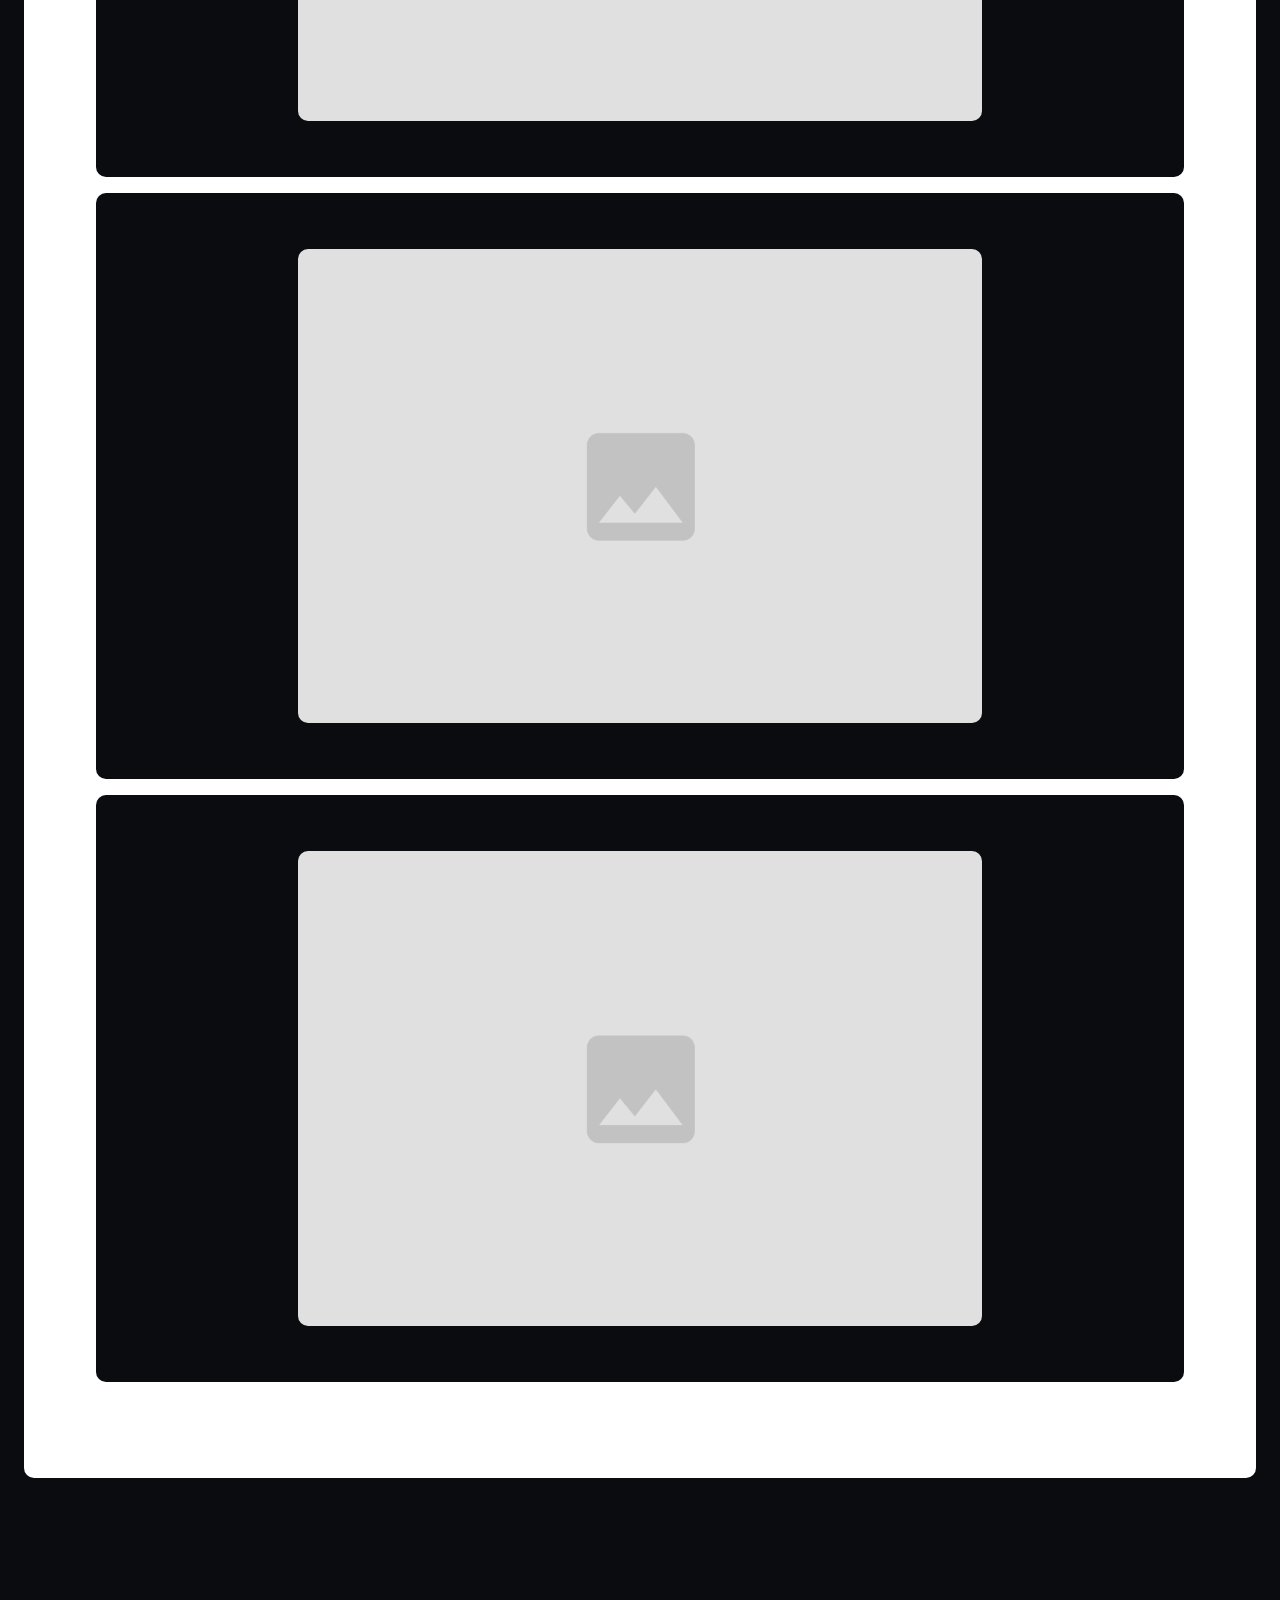
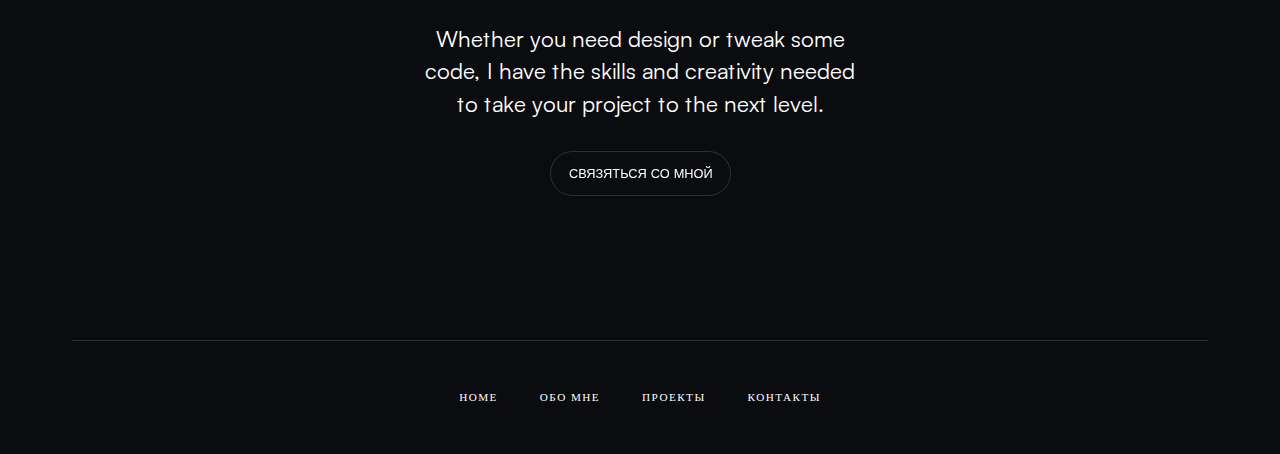
<file: projects/soho-house.html>
﻿<!DOCTYPE html><!-- This site was created in Webflow. https://www.webflow.com --><!-- Last Published: Fri Jul 14 2023 15:58:32 GMT+0000 (Coordinated Universal Time) --><html changemelater="azizabdullayev.webflow.io" data-wf-page="64b157dfd4194a2c24aa1ed1" data-wf-site="assets/trash" lang="ru"><head><meta charset="utf-8"><title>AzizDesign</title><meta content="width=device-width, initial-scale=1" name="viewport"><meta content="Webflow" name="generator"><link href="../assets/trash/css/styles.css" rel="stylesheet" type="text/css"><link href="https://fonts.googleapis.com" rel="preconnect"><link href="https://fonts.gstatic.com" rel="preconnect" crossorigin="anonymous"><script src="../ajax/libs/webfont/1.6.26/webfont.js" type="text/javascript"></script><script type="text/javascript">WebFont.load({  google: {    families: ["Montserrat Alternates:regular"]  }});</script><script type="text/javascript">!function(o,c){var n=c.documentElement,t=" w-mod-";n.className+=t+"js",("ontouchstart"in o||o.DocumentTouch&&c instanceof DocumentTouch)&&(n.className+=t+"touch")}(window,document);</script><link href="../assets/logo/logo.svg" rel="shortcut icon" type="image/x-icon"><link href="../assets/trash/assets/logo/logo.svg" rel="apple-touch-icon"></head><body><div class="page-wrapper"><main class="main-wrapper"><div class="about-hero_navbar"><div class="padding-horizontal padding-medium"><div id="w-node-_9990f78a-f294-0c8f-0b66-9928e91f9a1e-e91f9a1e" data-animation="default" data-collapse="none" data-duration="400" data-easing="ease" data-easing2="ease" role="banner" class="navbar w-nav"><div class="padding-horizontal"><div class="navbar_overlay"></div><div id="w-node-_9990f78a-f294-0c8f-0b66-9928e91f9a1f-e91f9a1e" class="navbar_component"><a href="../index.htm" class="brand w-nav-brand"><div class="text-block"><strong>Aziz abdullayev</strong> - personal portfolio</div></a><nav role="navigation" class="navbar_menu w-nav-menu"><a href="#" class="navlink w-inline-block"><div>Hire me</div></a></nav><div class="w-nav-button"><div class="w-icon-nav-menu"></div></div><div class="navbar_right"><a href="../contact.html" class="button hide-mobile-portrait w-inline-block"><div id="nowThis" thattextsplit="hoverTarget" base="20%" class="clip"><div class="hover-text"><div class="text-size-xsmall text-style-allcaps">Связаться со мной</div></div><div class="hover-text bottom-hover-text"><div class="text-size-xsmall text-style-allcaps">нажми на меня!</div></div></div></a><div data-hover="false" data-delay="1000" data-w-id="e4acc428-f7d4-40fd-2558-71aa586d4308" class="navbar_dropdown w-dropdown"><div class="navbar_toggle w-dropdown-toggle"><div class="navbar_line navbar-line-top"></div><div class="navbar_line navbar-line-bottom"></div></div><nav class="navbar_dropdown-list w-dropdown-list"><div class="navbar_drop-content radius-regular"><div class="navbar_link-wrapper"><div id="w-node-dcf96600-dc67-46aa-b261-5e18bb914b2c-e91f9a1e" class="into-view-1"><a href="../about.html" class="navbar_link w-inline-block"><div class="heading-style-h5 text-style-allcaps">About</div><div><div class="clip"><div class="hover-arrow left"><div class="icon-1x1-tiny w-embed"><svg width="420" height="420" viewbox="0 0 24 24" fill="none" xmlns="http://www.w3.org/2000/svg">
<path d="M13.1722 12L8.22217 7.04999L9.63617 5.63599L16.0002 12L9.63617 18.364L8.22217 16.95L13.1722 12Z" fill="currentColor"></path>
</svg>
</div></div><div class="hover-arrow"><div class="icon-1x1-tiny w-embed"><svg width="420" height="420" viewbox="0 0 24 24" fill="none" xmlns="http://www.w3.org/2000/svg">
<path d="M13.1722 12L8.22217 7.04999L9.63617 5.63599L16.0002 12L9.63617 18.364L8.22217 16.95L13.1722 12Z" fill="currentColor"></path>
</svg>
</div></div></div></div></a></div><div id="w-node-_801ff30e-95ab-85cf-050c-dad43c1ea620-e91f9a1e" class="into-view-2"><a href="../works.html" class="navbar_link w-inline-block"><div class="heading-style-h5 text-style-allcaps">Work</div><div><div class="clip"><div class="hover-arrow left"><div class="icon-1x1-tiny w-embed"><svg width="420" height="420" viewbox="0 0 24 24" fill="none" xmlns="http://www.w3.org/2000/svg">
<path d="M13.1722 12L8.22217 7.04999L9.63617 5.63599L16.0002 12L9.63617 18.364L8.22217 16.95L13.1722 12Z" fill="currentColor"></path>
</svg>
</div></div><div class="hover-arrow"><div class="icon-1x1-tiny w-embed"><svg width="420" height="420" viewbox="0 0 24 24" fill="none" xmlns="http://www.w3.org/2000/svg">
<path d="M13.1722 12L8.22217 7.04999L9.63617 5.63599L16.0002 12L9.63617 18.364L8.22217 16.95L13.1722 12Z" fill="currentColor"></path>
</svg>
</div></div></div></div></a></div><div id="w-node-de31a87d-6672-b57b-39d9-182a3bf92ebb-e91f9a1e" class="into-view-3"><a href="../contact.html" class="navbar_link w-inline-block"><div class="heading-style-h5 text-style-allcaps">Contact</div><div><div class="clip"><div class="hover-arrow left"><div class="icon-1x1-tiny w-embed"><svg width="420" height="420" viewbox="0 0 24 24" fill="none" xmlns="http://www.w3.org/2000/svg">
<path d="M13.1722 12L8.22217 7.04999L9.63617 5.63599L16.0002 12L9.63617 18.364L8.22217 16.95L13.1722 12Z" fill="currentColor"></path>
</svg>
</div></div><div class="hover-arrow"><div class="icon-1x1-tiny w-embed"><svg width="420" height="420" viewbox="0 0 24 24" fill="none" xmlns="http://www.w3.org/2000/svg">
<path d="M13.1722 12L8.22217 7.04999L9.63617 5.63599L16.0002 12L9.63617 18.364L8.22217 16.95L13.1722 12Z" fill="currentColor"></path>
</svg>
</div></div></div></div></a></div><div id="w-node-_453bff1a-05a7-bbb8-3bd2-c2cdafdb1f3a-e91f9a1e" class="into-view-4"><a href="#" class="navbar_link w-inline-block"><div class="heading-style-h5 text-style-allcaps">Clone me</div><div><div class="clip"><div class="hover-arrow left"><div class="icon-1x1-tiny w-embed"><svg width="420" height="420" viewbox="0 0 24 24" fill="none" xmlns="http://www.w3.org/2000/svg">
<path d="M13.1722 12L8.22217 7.04999L9.63617 5.63599L16.0002 12L9.63617 18.364L8.22217 16.95L13.1722 12Z" fill="currentColor"></path>
</svg>
</div></div><div class="hover-arrow"><div class="icon-1x1-tiny w-embed"><svg width="420" height="420" viewbox="0 0 24 24" fill="none" xmlns="http://www.w3.org/2000/svg">
<path d="M13.1722 12L8.22217 7.04999L9.63617 5.63599L16.0002 12L9.63617 18.364L8.22217 16.95L13.1722 12Z" fill="currentColor"></path>
</svg>
</div></div></div></div></a></div></div></div></nav></div></div></div></div></div></div></div><section class="section-work-hero"><div class="padding-horizontal padding-small"><div><div class="work-hero_component"><div id="w-node-_811293e2-1bc5-b0a6-a195-608f0fa9fc65-24aa1ed1" class="work-hero_intro"><h1 class="heading-style-h1">Soho House</h1><div class="work-body_descript"><p class="text-size-regular text-align-center text-style-muted">Whether you need design or tweak some code, I have the skills and creativity needed to take your project to the next level.</p></div></div></div></div></div></section><div class="padding-horizontal padding-small"><section class="section-work-body radius-regular"><div class="projects-hero_curve"><a id="right" href="#" class="curve-link slider__next w-node-b7d4bac5-c5da-00f7-0481-7ea41223e7dc-24aa1ed1 w-inline-block"><div class="curve-arrow"><div class="icon w-embed"><svg width="420" height="420" viewbox="0 0 24 24" fill="none" xmlns="http://www.w3.org/2000/svg">
<path d="M13.0002 16.172L18.3642 10.808L19.7782 12.222L12.0002 20L4.22217 12.222L5.63617 10.808L11.0002 16.172V4H13.0002V16.172Z" fill="currentColor"></path>
</svg>
</div></div><img src="../assets/trash/64b157dfd4194a2c24aa1e6f_Pre-order_curve.svg" loading="lazy" alt=""></a></div><div class="padding-horizontal padding-large"><div class="padding-vertical padding-xlarge"><div class="work-body_details"><div class="text-size-tiny text-style-allcaps">Web Design</div><div id="w-node-_074cc14b-26f4-e1d4-faab-6eedf466c5ea-24aa1ed1" class="text-size-tiny text-style-allcaps">July 29, 2022</div><a id="w-node-_74b25528-8e75-f630-89e7-d5815cd7d424-24aa1ed1" data-w-id="74b25528-8e75-f630-89e7-d5815cd7d424" href="#" class="hyperlink w-inline-block"><div id="w-node-_990a5f04-3aaf-03fc-28a1-7923a331c223-24aa1ed1" class="text-size-tiny text-style-allcaps">View live project</div><div class="clip"><div class="hover-arrow left"><div class="icon-1x1-tiny w-embed"><svg width="420" height="420" viewbox="0 0 24 24" fill="none" xmlns="http://www.w3.org/2000/svg">
<path d="M13.1722 12L8.22217 7.04999L9.63617 5.63599L16.0002 12L9.63617 18.364L8.22217 16.95L13.1722 12Z" fill="currentColor"></path>
</svg>
</div></div><div class="hover-arrow"><div class="icon-1x1-tiny w-embed"><svg width="420" height="420" viewbox="0 0 24 24" fill="none" xmlns="http://www.w3.org/2000/svg">
<path d="M13.1722 12L8.22217 7.04999L9.63617 5.63599L16.0002 12L9.63617 18.364L8.22217 16.95L13.1722 12Z" fill="currentColor"></path>
</svg>
</div></div></div></a></div><div><div class="work-body_component"><div class="w-dyn-list"><script type="text/x-wf-template" id="wf-template-05edfdc2-0e21-ef8c-bf97-8d17801fe344">%3Cdiv%20role%3D%22listitem%22%20class%3D%22w-dyn-item%20w-dyn-repeater-item%22%3E%3Cdiv%20id%3D%22w-node-bf9de591-1104-d543-6b28-ee8c4f4ccb7a-24aa1ed1%22%20class%3D%22work-body_item%20radius-regular%22%3E%3Cimg%20loading%3D%22lazy%22%20alt%3D%22%22%20src%3D%22https%3A%2F%2Fuploads-ssl.webflow.com%2Fassets/trash_2%2F64b157dfd4194a2c24aa1ea2_Placeholder-Image.svg%22%20class%3D%22work-body_image%22%2F%3E%3C%2Fdiv%3E%3C%2Fdiv%3E</script><div role="list" class="work-body_list w-dyn-items"><div role="listitem" class="w-dyn-item w-dyn-repeater-item"><div id="w-node-bf9de591-1104-d543-6b28-ee8c4f4ccb7a-24aa1ed1" class="work-body_item radius-regular"><img loading="lazy" alt="" src="../assets/trash_2/64b157dfd4194a2c24aa1ea2_Placeholder-Image.svg" class="work-body_image"></div></div><div role="listitem" class="w-dyn-item w-dyn-repeater-item"><div id="w-node-bf9de591-1104-d543-6b28-ee8c4f4ccb7a-24aa1ed1" class="work-body_item radius-regular"><img loading="lazy" alt="" src="../assets/trash_2/64b157dfd4194a2c24aa1ea2_Placeholder-Image.svg" class="work-body_image"></div></div><div role="listitem" class="w-dyn-item w-dyn-repeater-item"><div id="w-node-bf9de591-1104-d543-6b28-ee8c4f4ccb7a-24aa1ed1" class="work-body_item radius-regular"><img loading="lazy" alt="" src="../assets/trash_2/64b157dfd4194a2c24aa1ea2_Placeholder-Image.svg" class="work-body_image"></div></div><div role="listitem" class="w-dyn-item w-dyn-repeater-item"><div id="w-node-bf9de591-1104-d543-6b28-ee8c4f4ccb7a-24aa1ed1" class="work-body_item radius-regular"><img loading="lazy" alt="" src="../assets/trash_2/64b157dfd4194a2c24aa1ea2_Placeholder-Image.svg" class="work-body_image"></div></div></div><div class="w-dyn-hide w-dyn-empty"><div>No items found.</div></div></div></div></div></div></div></section></div><section class="section-footer1"><div class="padding-horizontal padding-small"><div class="grid-large"><div id="w-node-f17c5aa6-ff54-9c14-64f2-750ce83c15a6-e83c15a3" class="footer-block"><div class="padding-vertical padding-huge"><div class="footer-intro"><div class="text-size-large text-align-center text-color-white">Whether you need design or tweak some code, I have the skills and creativity needed to take your project to the next level.</div><a href="../contact.html" class="button w-inline-block"><div id="nowThis" thattextsplit="hoverTarget" base="20%" class="clip"><div class="hover-text"><div class="text-size-xsmall">Связяться со мной</div></div><div class="hover-text bottom-hover-text"><div class="text-size-xsmall">Schedule a call</div></div></div></a></div></div><div class="padding-horizontal padding-medium"><div class="footer-bottom"><div id="w-node-f17c5aa6-ff54-9c14-64f2-750ce83c15b2-e83c15a3" class="footer-menu"><a href="../index.htm" class="footer-link w-inline-block"><div class="text-size-tiny text-style-allcaps">Home</div></a><a href="../about.html" class="footer-link w-inline-block"><div class="text-size-tiny text-style-allcaps">Обо мне</div></a><a href="../works.html" class="footer-link w-inline-block"><div class="text-size-tiny text-style-allcaps">Проекты</div></a><a href="../contact.html" class="footer-link w-inline-block"><div class="text-size-tiny text-style-allcaps">Контакты</div></a></div></div></div></div></div></div></section></main></div><script src="../js/jquery-3.5.1.min.dc5e7f18c8.js?site=assets/trash" type="text/javascript" integrity="sha256-9/aliU8dGd2tb6OSsuzixeV4y/faTqgFtohetphbbj0=" crossorigin="anonymous"></script><script src="../assets/trash/js/webflow.ec9dea089.js" type="text/javascript"></script></body></html>
</file>
<file: assets/trash/css/styles.css>
﻿html {
  -ms-text-size-adjust: 100%;
  -webkit-text-size-adjust: 100%;
  font-family: sans-serif;
}

body {
  margin: 0;
}

article, aside, details, figcaption, figure, footer, header, hgroup, main, menu, nav, section, summary {
  display: block;
}

audio, canvas, progress, video {
  vertical-align: baseline;
  display: inline-block;
}

audio:not([controls]) {
  height: 0;
  display: none;
}

[hidden], template {
  display: none;
}

a {
  background-color: rgba(0, 0, 0, 0);
}

a:active, a:hover {
  outline: 0;
}

abbr[title] {
  border-bottom: 1px dotted;
}

b, strong {
  font-weight: bold;
}

dfn {
  font-style: italic;
}

h1 {
  margin: .67em 0;
  font-size: 2em;
}

mark {
  color: #000;
  background: #ff0;
}

small {
  font-size: 80%;
}

sub, sup {
  vertical-align: baseline;
  font-size: 75%;
  line-height: 0;
  position: relative;
}

sup {
  top: -.5em;
}

sub {
  bottom: -.25em;
}

img {
  border: 0;
}

svg:not(:root) {
  overflow: hidden;
}

figure {
  margin: 1em 40px;
}

hr {
  box-sizing: content-box;
  height: 0;
}

pre {
  overflow: auto;
}

code, kbd, pre, samp {
  font-family: monospace;
  font-size: 1em;
}

button, input, optgroup, select, textarea {
  color: inherit;
  font: inherit;
  margin: 0;
}

button {
  overflow: visible;
}

button, select {
  text-transform: none;
}

button, html input[type="button"], input[type="reset"] {
  -webkit-appearance: button;
  cursor: pointer;
}

button[disabled], html input[disabled] {
  cursor: default;
}

button::-moz-focus-inner, input::-moz-focus-inner {
  border: 0;
  padding: 0;
}

input {
  line-height: normal;
}

input[type="checkbox"], input[type="radio"] {
  box-sizing: border-box;
  padding: 0;
}

input[type="number"]::-webkit-inner-spin-button, input[type="number"]::-webkit-outer-spin-button {
  height: auto;
}

input[type="search"] {
  -webkit-appearance: none;
}

input[type="search"]::-webkit-search-cancel-button, input[type="search"]::-webkit-search-decoration {
  -webkit-appearance: none;
}

fieldset {
  border: 1px solid silver;
  margin: 0 2px;
  padding: .35em .625em .75em;
}

legend {
  border: 0;
  padding: 0;
}

textarea {
  overflow: auto;
}

optgroup {
  font-weight: bold;
}

table {
  border-collapse: collapse;
  border-spacing: 0;
}

td, th {
  padding: 0;
}

@font-face {
  font-family: webflow-icons;
  src: url("[data-uri]") format("truetype");
  font-weight: normal;
  font-style: normal;
}

[class^="w-icon-"], [class*=" w-icon-"] {
  speak: none;
  font-variant: normal;
  text-transform: none;
  -webkit-font-smoothing: antialiased;
  -moz-osx-font-smoothing: grayscale;
  font-style: normal;
  font-weight: normal;
  line-height: 1;
  font-family: webflow-icons !important;
}

.w-icon-slider-right:before {
  content: "";
}

.w-icon-slider-left:before {
  content: "";
}

.w-icon-nav-menu:before {
  content: "";
}

.w-icon-arrow-down:before, .w-icon-dropdown-toggle:before {
  content: "";
}

.w-icon-file-upload-remove:before {
  content: "";
}

.w-icon-file-upload-icon:before {
  content: "";
}

* {
  box-sizing: border-box;
}

html {
  height: 100%;
}

body {
  min-height: 100%;
  color: #333;
  background-color: #fff;
  margin: 0;
  font-family: Arial, sans-serif;
  font-size: 14px;
  line-height: 20px;
}

img {
  max-width: 100%;
  vertical-align: middle;
  display: inline-block;
}

html.w-mod-touch * {
  background-attachment: scroll !important;
}

.w-block {
  display: block;
}

.w-inline-block {
  max-width: 100%;
  display: inline-block;
}

.w-clearfix:before, .w-clearfix:after {
  content: " ";
  grid-area: 1 / 1 / 2 / 2;
  display: table;
}

.w-clearfix:after {
  clear: both;
}

.w-hidden {
  display: none;
}

.w-button {
  color: #fff;
  line-height: inherit;
  cursor: pointer;
  background-color: #3898ec;
  border: 0;
  border-radius: 0;
  padding: 9px 15px;
  text-decoration: none;
  display: inline-block;
}

input.w-button {
  -webkit-appearance: button;
}

html[data-w-dynpage] [data-w-cloak] {
  color: rgba(0, 0, 0, 0) !important;
}

.w-webflow-badge, .w-webflow-badge * {
  z-index: auto;
  visibility: visible;
  box-sizing: border-box;
  width: auto;
  height: auto;
  max-height: none;
  max-width: none;
  min-height: 0;
  min-width: 0;
  float: none;
  clear: none;
  box-shadow: none;
  opacity: 1;
  direction: ltr;
  font-family: inherit;
  font-weight: inherit;
  color: inherit;
  font-size: inherit;
  line-height: inherit;
  font-style: inherit;
  font-variant: inherit;
  text-align: inherit;
  letter-spacing: inherit;
  -webkit-text-decoration: inherit;
  text-decoration: inherit;
  text-indent: 0;
  text-transform: inherit;
  text-shadow: none;
  font-smoothing: auto;
  vertical-align: baseline;
  cursor: inherit;
  white-space: inherit;
  word-break: normal;
  word-spacing: normal;
  word-wrap: normal;
  background: none;
  border: 0 rgba(0, 0, 0, 0);
  border-radius: 0;
  margin: 0;
  padding: 0;
  list-style-type: disc;
  transition: none;
  display: block;
  position: static;
  top: auto;
  bottom: auto;
  left: auto;
  right: auto;
  overflow: visible;
  transform: none;
}

.w-webflow-badge {
  white-space: nowrap;
  cursor: pointer;
  box-shadow: 0 0 0 1px rgba(0, 0, 0, .1), 0 1px 3px rgba(0, 0, 0, .1);
  visibility: visible !important;
  z-index: 2147483647 !important;
  color: #aaadb0 !important;
  opacity: 1 !important;
  width: auto !important;
  height: auto !important;
  background-color: #fff !important;
  border-radius: 3px !important;
  margin: 0 !important;
  padding: 6px 8px 6px 6px !important;
  font-size: 12px !important;
  line-height: 14px !important;
  text-decoration: none !important;
  display: inline-block !important;
  position: fixed !important;
  top: auto !important;
  bottom: 12px !important;
  left: auto !important;
  right: 12px !important;
  overflow: visible !important;
  transform: none !important;
}

.w-webflow-badge > img {
  visibility: visible !important;
  opacity: 1 !important;
  vertical-align: middle !important;
  display: inline-block !important;
}

h1, h2, h3, h4, h5, h6 {
  margin-bottom: 10px;
  font-weight: bold;
}

h1 {
  margin-top: 20px;
  font-size: 38px;
  line-height: 44px;
}

h2 {
  margin-top: 20px;
  font-size: 32px;
  line-height: 36px;
}

h3 {
  margin-top: 20px;
  font-size: 24px;
  line-height: 30px;
}

h4 {
  margin-top: 10px;
  font-size: 18px;
  line-height: 24px;
}

h5 {
  margin-top: 10px;
  font-size: 14px;
  line-height: 20px;
}

h6 {
  margin-top: 10px;
  font-size: 12px;
  line-height: 18px;
}

p {
  margin-top: 0;
  margin-bottom: 10px;
}

blockquote {
  border-left: 5px solid #e2e2e2;
  margin: 0 0 10px;
  padding: 10px 20px;
  font-size: 18px;
  line-height: 22px;
}

figure {
  margin: 0 0 10px;
}

figcaption {
  text-align: center;
  margin-top: 5px;
}

ul, ol {
  margin-top: 0;
  margin-bottom: 10px;
  padding-left: 40px;
}

.w-list-unstyled {
  padding-left: 0;
  list-style: none;
}

.w-embed:before, .w-embed:after {
  content: " ";
  grid-area: 1 / 1 / 2 / 2;
  display: table;
}

.w-embed:after {
  clear: both;
}

.w-video {
  width: 100%;
  padding: 0;
  position: relative;
}

.w-video iframe, .w-video object, .w-video embed {
  width: 100%;
  height: 100%;
  border: none;
  position: absolute;
  top: 0;
  left: 0;
}

fieldset {
  border: 0;
  margin: 0;
  padding: 0;
}

button, [type="button"], [type="reset"] {
  cursor: pointer;
  -webkit-appearance: button;
  border: 0;
}

.w-form {
  margin: 0 0 15px;
}

.w-form-done {
  text-align: center;
  background-color: #ddd;
  padding: 20px;
  display: none;
}

.w-form-fail {
  background-color: #ffdede;
  margin-top: 10px;
  padding: 10px;
  display: none;
}

label {
  margin-bottom: 5px;
  font-weight: bold;
  display: block;
}

.w-input, .w-select {
  width: 100%;
  height: 38px;
  color: #333;
  vertical-align: middle;
  background-color: #fff;
  border: 1px solid #ccc;
  margin-bottom: 10px;
  padding: 8px 12px;
  font-size: 14px;
  line-height: 1.42857;
  display: block;
}

.w-input:-moz-placeholder, .w-select:-moz-placeholder {
  color: #999;
}

.w-input::-moz-placeholder, .w-select::-moz-placeholder {
  color: #999;
  opacity: 1;
}

.w-input::-webkit-input-placeholder, .w-select::-webkit-input-placeholder {
  color: #999;
}

.w-input:focus, .w-select:focus {
  border-color: #3898ec;
  outline: 0;
}

.w-input[disabled], .w-select[disabled], .w-input[readonly], .w-select[readonly], fieldset[disabled] .w-input, fieldset[disabled] .w-select {
  cursor: not-allowed;
}

.w-input[disabled]:not(.w-input-disabled), .w-select[disabled]:not(.w-input-disabled), .w-input[readonly], .w-select[readonly], fieldset[disabled]:not(.w-input-disabled) .w-input, fieldset[disabled]:not(.w-input-disabled) .w-select {
  background-color: #eee;
}

textarea.w-input, textarea.w-select {
  height: auto;
}

.w-select {
  background-color: #f3f3f3;
}

.w-select[multiple] {
  height: auto;
}

.w-form-label {
  cursor: pointer;
  margin-bottom: 0;
  font-weight: normal;
  display: inline-block;
}

.w-radio {
  margin-bottom: 5px;
  padding-left: 20px;
  display: block;
}

.w-radio:before, .w-radio:after {
  content: " ";
  grid-area: 1 / 1 / 2 / 2;
  display: table;
}

.w-radio:after {
  clear: both;
}

.w-radio-input {
  float: left;
  margin: 3px 0 0 -20px;
  line-height: normal;
}

.w-file-upload {
  margin-bottom: 10px;
  display: block;
}

.w-file-upload-input {
  width: .1px;
  height: .1px;
  opacity: 0;
  z-index: -100;
  position: absolute;
  overflow: hidden;
}

.w-file-upload-default, .w-file-upload-uploading, .w-file-upload-success {
  color: #333;
  display: inline-block;
}

.w-file-upload-error {
  margin-top: 10px;
  display: block;
}

.w-file-upload-default.w-hidden, .w-file-upload-uploading.w-hidden, .w-file-upload-error.w-hidden, .w-file-upload-success.w-hidden {
  display: none;
}

.w-file-upload-uploading-btn {
  cursor: pointer;
  background-color: #fafafa;
  border: 1px solid #ccc;
  margin: 0;
  padding: 8px 12px;
  font-size: 14px;
  font-weight: normal;
  display: flex;
}

.w-file-upload-file {
  background-color: #fafafa;
  border: 1px solid #ccc;
  flex-grow: 1;
  justify-content: space-between;
  margin: 0;
  padding: 8px 9px 8px 11px;
  display: flex;
}

.w-file-upload-file-name {
  font-size: 14px;
  font-weight: normal;
  display: block;
}

.w-file-remove-link {
  width: auto;
  height: auto;
  cursor: pointer;
  margin-top: 3px;
  margin-left: 10px;
  padding: 3px;
  display: block;
}

.w-icon-file-upload-remove {
  margin: auto;
  font-size: 10px;
}

.w-file-upload-error-msg {
  color: #ea384c;
  padding: 2px 0;
  display: inline-block;
}

.w-file-upload-info {
  padding: 0 12px;
  line-height: 38px;
  display: inline-block;
}

.w-file-upload-label {
  cursor: pointer;
  background-color: #fafafa;
  border: 1px solid #ccc;
  margin: 0;
  padding: 8px 12px;
  font-size: 14px;
  font-weight: normal;
  display: inline-block;
}

.w-icon-file-upload-icon, .w-icon-file-upload-uploading {
  width: 20px;
  margin-right: 8px;
  display: inline-block;
}

.w-icon-file-upload-uploading {
  height: 20px;
}

.w-container {
  max-width: 940px;
  margin-left: auto;
  margin-right: auto;
}

.w-container:before, .w-container:after {
  content: " ";
  grid-area: 1 / 1 / 2 / 2;
  display: table;
}

.w-container:after {
  clear: both;
}

.w-container .w-row {
  margin-left: -10px;
  margin-right: -10px;
}

.w-row:before, .w-row:after {
  content: " ";
  grid-area: 1 / 1 / 2 / 2;
  display: table;
}

.w-row:after {
  clear: both;
}

.w-row .w-row {
  margin-left: 0;
  margin-right: 0;
}

.w-col {
  float: left;
  width: 100%;
  min-height: 1px;
  padding-left: 10px;
  padding-right: 10px;
  position: relative;
}

.w-col .w-col {
  padding-left: 0;
  padding-right: 0;
}

.w-col-1 {
  width: 8.33333%;
}

.w-col-2 {
  width: 16.6667%;
}

.w-col-3 {
  width: 25%;
}

.w-col-4 {
  width: 33.3333%;
}

.w-col-5 {
  width: 41.6667%;
}

.w-col-6 {
  width: 50%;
}

.w-col-7 {
  width: 58.3333%;
}

.w-col-8 {
  width: 66.6667%;
}

.w-col-9 {
  width: 75%;
}

.w-col-10 {
  width: 83.3333%;
}

.w-col-11 {
  width: 91.6667%;
}

.w-col-12 {
  width: 100%;
}

.w-hidden-main {
  display: none !important;
}

@media screen and (max-width: 991px) {
  .w-container {
    max-width: 728px;
  }

  .w-hidden-main {
    display: inherit !important;
  }

  .w-hidden-medium {
    display: none !important;
  }

  .w-col-medium-1 {
    width: 8.33333%;
  }

  .w-col-medium-2 {
    width: 16.6667%;
  }

  .w-col-medium-3 {
    width: 25%;
  }

  .w-col-medium-4 {
    width: 33.3333%;
  }

  .w-col-medium-5 {
    width: 41.6667%;
  }

  .w-col-medium-6 {
    width: 50%;
  }

  .w-col-medium-7 {
    width: 58.3333%;
  }

  .w-col-medium-8 {
    width: 66.6667%;
  }

  .w-col-medium-9 {
    width: 75%;
  }

  .w-col-medium-10 {
    width: 83.3333%;
  }

  .w-col-medium-11 {
    width: 91.6667%;
  }

  .w-col-medium-12 {
    width: 100%;
  }

  .w-col-stack {
    width: 100%;
    left: auto;
    right: auto;
  }
}

@media screen and (max-width: 767px) {
  .w-hidden-main, .w-hidden-medium {
    display: inherit !important;
  }

  .w-hidden-small {
    display: none !important;
  }

  .w-row, .w-container .w-row {
    margin-left: 0;
    margin-right: 0;
  }

  .w-col {
    width: 100%;
    left: auto;
    right: auto;
  }

  .w-col-small-1 {
    width: 8.33333%;
  }

  .w-col-small-2 {
    width: 16.6667%;
  }

  .w-col-small-3 {
    width: 25%;
  }

  .w-col-small-4 {
    width: 33.3333%;
  }

  .w-col-small-5 {
    width: 41.6667%;
  }

  .w-col-small-6 {
    width: 50%;
  }

  .w-col-small-7 {
    width: 58.3333%;
  }

  .w-col-small-8 {
    width: 66.6667%;
  }

  .w-col-small-9 {
    width: 75%;
  }

  .w-col-small-10 {
    width: 83.3333%;
  }

  .w-col-small-11 {
    width: 91.6667%;
  }

  .w-col-small-12 {
    width: 100%;
  }
}

@media screen and (max-width: 479px) {
  .w-container {
    max-width: none;
  }

  .w-hidden-main, .w-hidden-medium, .w-hidden-small {
    display: inherit !important;
  }

  .w-hidden-tiny {
    display: none !important;
  }

  .w-col {
    width: 100%;
  }

  .w-col-tiny-1 {
    width: 8.33333%;
  }

  .w-col-tiny-2 {
    width: 16.6667%;
  }

  .w-col-tiny-3 {
    width: 25%;
  }

  .w-col-tiny-4 {
    width: 33.3333%;
  }

  .w-col-tiny-5 {
    width: 41.6667%;
  }

  .w-col-tiny-6 {
    width: 50%;
  }

  .w-col-tiny-7 {
    width: 58.3333%;
  }

  .w-col-tiny-8 {
    width: 66.6667%;
  }

  .w-col-tiny-9 {
    width: 75%;
  }

  .w-col-tiny-10 {
    width: 83.3333%;
  }

  .w-col-tiny-11 {
    width: 91.6667%;
  }

  .w-col-tiny-12 {
    width: 100%;
  }
}

.w-widget {
  position: relative;
}

.w-widget-map {
  width: 100%;
  height: 400px;
}

.w-widget-map label {
  width: auto;
  display: inline;
}

.w-widget-map img {
  max-width: inherit;
}

.w-widget-map .gm-style-iw {
  text-align: center;
}

.w-widget-map .gm-style-iw > button {
  display: none !important;
}

.w-widget-twitter {
  overflow: hidden;
}

.w-widget-twitter-count-shim {
  vertical-align: top;
  width: 28px;
  height: 20px;
  text-align: center;
  background: #fff;
  border: 1px solid #758696;
  border-radius: 3px;
  display: inline-block;
  position: relative;
}

.w-widget-twitter-count-shim * {
  pointer-events: none;
  -webkit-user-select: none;
  -ms-user-select: none;
  user-select: none;
}

.w-widget-twitter-count-shim .w-widget-twitter-count-inner {
  text-align: center;
  color: #999;
  font-family: serif;
  font-size: 15px;
  line-height: 12px;
  position: relative;
}

.w-widget-twitter-count-shim .w-widget-twitter-count-clear {
  display: block;
  position: relative;
}

.w-widget-twitter-count-shim.w--large {
  width: 36px;
  height: 28px;
}

.w-widget-twitter-count-shim.w--large .w-widget-twitter-count-inner {
  font-size: 18px;
  line-height: 18px;
}

.w-widget-twitter-count-shim:not(.w--vertical) {
  margin-left: 5px;
  margin-right: 8px;
}

.w-widget-twitter-count-shim:not(.w--vertical).w--large {
  margin-left: 6px;
}

.w-widget-twitter-count-shim:not(.w--vertical):before, .w-widget-twitter-count-shim:not(.w--vertical):after {
  content: " ";
  height: 0;
  width: 0;
  pointer-events: none;
  border: solid rgba(0, 0, 0, 0);
  position: absolute;
  top: 50%;
  left: 0;
}

.w-widget-twitter-count-shim:not(.w--vertical):before {
  border-width: 4px;
  border-color: rgba(117, 134, 150, 0) #5d6c7b rgba(117, 134, 150, 0) rgba(117, 134, 150, 0);
  margin-top: -4px;
  margin-left: -9px;
}

.w-widget-twitter-count-shim:not(.w--vertical).w--large:before {
  border-width: 5px;
  margin-top: -5px;
  margin-left: -10px;
}

.w-widget-twitter-count-shim:not(.w--vertical):after {
  border-width: 4px;
  border-color: rgba(255, 255, 255, 0) #fff rgba(255, 255, 255, 0) rgba(255, 255, 255, 0);
  margin-top: -4px;
  margin-left: -8px;
}

.w-widget-twitter-count-shim:not(.w--vertical).w--large:after {
  border-width: 5px;
  margin-top: -5px;
  margin-left: -9px;
}

.w-widget-twitter-count-shim.w--vertical {
  width: 61px;
  height: 33px;
  margin-bottom: 8px;
}

.w-widget-twitter-count-shim.w--vertical:before, .w-widget-twitter-count-shim.w--vertical:after {
  content: " ";
  height: 0;
  width: 0;
  pointer-events: none;
  border: solid rgba(0, 0, 0, 0);
  position: absolute;
  top: 100%;
  left: 50%;
}

.w-widget-twitter-count-shim.w--vertical:before {
  border-width: 5px;
  border-color: #5d6c7b rgba(117, 134, 150, 0) rgba(117, 134, 150, 0);
  margin-left: -5px;
}

.w-widget-twitter-count-shim.w--vertical:after {
  border-width: 4px;
  border-color: #fff rgba(255, 255, 255, 0) rgba(255, 255, 255, 0);
  margin-left: -4px;
}

.w-widget-twitter-count-shim.w--vertical .w-widget-twitter-count-inner {
  font-size: 18px;
  line-height: 22px;
}

.w-widget-twitter-count-shim.w--vertical.w--large {
  width: 76px;
}

.w-background-video {
  height: 500px;
  color: #fff;
  position: relative;
  overflow: hidden;
}

.w-background-video > video {
  width: 100%;
  height: 100%;
  object-fit: cover;
  z-index: -100;
  background-position: 50%;
  background-size: cover;
  margin: auto;
  position: absolute;
  top: -100%;
  bottom: -100%;
  left: -100%;
  right: -100%;
}

.w-background-video > video::-webkit-media-controls-start-playback-button {
  -webkit-appearance: none;
  display: none !important;
}

.w-background-video--control {
  background-color: rgba(0, 0, 0, 0);
  padding: 0;
  position: absolute;
  bottom: 1em;
  right: 1em;
}

.w-background-video--control > [hidden] {
  display: none !important;
}

.w-slider {
  height: 300px;
  text-align: center;
  clear: both;
  -webkit-tap-highlight-color: rgba(0, 0, 0, 0);
  tap-highlight-color: rgba(0, 0, 0, 0);
  background: #ddd;
  position: relative;
}

.w-slider-mask {
  z-index: 1;
  height: 100%;
  white-space: nowrap;
  display: block;
  position: relative;
  left: 0;
  right: 0;
  overflow: hidden;
}

.w-slide {
  vertical-align: top;
  width: 100%;
  height: 100%;
  white-space: normal;
  text-align: left;
  display: inline-block;
  position: relative;
}

.w-slider-nav {
  z-index: 2;
  height: 40px;
  text-align: center;
  -webkit-tap-highlight-color: rgba(0, 0, 0, 0);
  tap-highlight-color: rgba(0, 0, 0, 0);
  margin: auto;
  padding-top: 10px;
  position: absolute;
  top: auto;
  bottom: 0;
  left: 0;
  right: 0;
}

.w-slider-nav.w-round > div {
  border-radius: 100%;
}

.w-slider-nav.w-num > div {
  width: auto;
  height: auto;
  font-size: inherit;
  line-height: inherit;
  padding: .2em .5em;
}

.w-slider-nav.w-shadow > div {
  box-shadow: 0 0 3px rgba(51, 51, 51, .4);
}

.w-slider-nav-invert {
  color: #fff;
}

.w-slider-nav-invert > div {
  background-color: rgba(34, 34, 34, .4);
}

.w-slider-nav-invert > div.w-active {
  background-color: #222;
}

.w-slider-dot {
  width: 1em;
  height: 1em;
  cursor: pointer;
  background-color: rgba(255, 255, 255, .4);
  margin: 0 3px .5em;
  transition: background-color .1s, color .1s;
  display: inline-block;
  position: relative;
}

.w-slider-dot.w-active {
  background-color: #fff;
}

.w-slider-dot:focus {
  outline: none;
  box-shadow: 0 0 0 2px #fff;
}

.w-slider-dot:focus.w-active {
  box-shadow: none;
}

.w-slider-arrow-left, .w-slider-arrow-right {
  width: 80px;
  cursor: pointer;
  color: #fff;
  -webkit-tap-highlight-color: rgba(0, 0, 0, 0);
  tap-highlight-color: rgba(0, 0, 0, 0);
  -webkit-user-select: none;
  -ms-user-select: none;
  user-select: none;
  margin: auto;
  font-size: 40px;
  position: absolute;
  top: 0;
  bottom: 0;
  left: 0;
  right: 0;
  overflow: hidden;
}

.w-slider-arrow-left [class^="w-icon-"], .w-slider-arrow-right [class^="w-icon-"], .w-slider-arrow-left [class*=" w-icon-"], .w-slider-arrow-right [class*=" w-icon-"] {
  position: absolute;
}

.w-slider-arrow-left:focus, .w-slider-arrow-right:focus {
  outline: 0;
}

.w-slider-arrow-left {
  z-index: 3;
  right: auto;
}

.w-slider-arrow-right {
  z-index: 4;
  left: auto;
}

.w-icon-slider-left, .w-icon-slider-right {
  width: 1em;
  height: 1em;
  margin: auto;
  top: 0;
  bottom: 0;
  left: 0;
  right: 0;
}

.w-slider-aria-label {
  clip: rect(0 0 0 0);
  height: 1px;
  width: 1px;
  border: 0;
  margin: -1px;
  padding: 0;
  position: absolute;
  overflow: hidden;
}

.w-slider-force-show {
  display: block !important;
}

.w-dropdown {
  text-align: left;
  z-index: 900;
  margin-left: auto;
  margin-right: auto;
  display: inline-block;
  position: relative;
}

.w-dropdown-btn, .w-dropdown-toggle, .w-dropdown-link {
  vertical-align: top;
  color: #222;
  text-align: left;
  white-space: nowrap;
  margin-left: auto;
  margin-right: auto;
  padding: 20px;
  text-decoration: none;
  position: relative;
}

.w-dropdown-toggle {
  -webkit-user-select: none;
  -ms-user-select: none;
  user-select: none;
  cursor: pointer;
  padding-right: 40px;
  display: inline-block;
}

.w-dropdown-toggle:focus {
  outline: 0;
}

.w-icon-dropdown-toggle {
  width: 1em;
  height: 1em;
  margin: auto 20px auto auto;
  position: absolute;
  top: 0;
  bottom: 0;
  right: 0;
}

.w-dropdown-list {
  min-width: 100%;
  background: #ddd;
  display: none;
  position: absolute;
}

.w-dropdown-list.w--open {
  display: block;
}

.w-dropdown-link {
  color: #222;
  padding: 10px 20px;
  display: block;
}

.w-dropdown-link.w--current {
  color: #0082f3;
}

.w-dropdown-link:focus {
  outline: 0;
}

@media screen and (max-width: 767px) {
  .w-nav-brand {
    padding-left: 10px;
  }
}

.w-lightbox-backdrop {
  cursor: auto;
  letter-spacing: normal;
  text-indent: 0;
  text-shadow: none;
  text-transform: none;
  visibility: visible;
  white-space: normal;
  word-break: normal;
  word-spacing: normal;
  word-wrap: normal;
  color: #fff;
  text-align: center;
  z-index: 2000;
  opacity: 0;
  -webkit-user-select: none;
  -moz-user-select: none;
  -webkit-tap-highlight-color: transparent;
  background: rgba(0, 0, 0, .9);
  outline: 0;
  font-family: Helvetica Neue, Helvetica, Ubuntu, Segoe UI, Verdana, sans-serif;
  font-size: 17px;
  font-style: normal;
  font-weight: 300;
  line-height: 1.2;
  list-style: disc;
  position: fixed;
  top: 0;
  bottom: 0;
  left: 0;
  right: 0;
  -webkit-transform: translate(0);
}

.w-lightbox-backdrop, .w-lightbox-container {
  height: 100%;
  -webkit-overflow-scrolling: touch;
  overflow: auto;
}

.w-lightbox-content {
  height: 100vh;
  position: relative;
  overflow: hidden;
}

.w-lightbox-view {
  width: 100vw;
  height: 100vh;
  opacity: 0;
  position: absolute;
}

.w-lightbox-view:before {
  content: "";
  height: 100vh;
}

.w-lightbox-group, .w-lightbox-group .w-lightbox-view, .w-lightbox-group .w-lightbox-view:before {
  height: 86vh;
}

.w-lightbox-frame, .w-lightbox-view:before {
  vertical-align: middle;
  display: inline-block;
}

.w-lightbox-figure {
  margin: 0;
  position: relative;
}

.w-lightbox-group .w-lightbox-figure {
  cursor: pointer;
}

.w-lightbox-img {
  width: auto;
  height: auto;
  max-width: none;
}

.w-lightbox-image {
  float: none;
  max-width: 100vw;
  max-height: 100vh;
  display: block;
}

.w-lightbox-group .w-lightbox-image {
  max-height: 86vh;
}

.w-lightbox-caption {
  text-align: left;
  text-overflow: ellipsis;
  white-space: nowrap;
  background: rgba(0, 0, 0, .4);
  padding: .5em 1em;
  position: absolute;
  bottom: 0;
  left: 0;
  right: 0;
  overflow: hidden;
}

.w-lightbox-embed {
  width: 100%;
  height: 100%;
  position: absolute;
  top: 0;
  bottom: 0;
  left: 0;
  right: 0;
}

.w-lightbox-control {
  width: 4em;
  cursor: pointer;
  background-position: center;
  background-repeat: no-repeat;
  background-size: 24px;
  transition: all .3s;
  position: absolute;
  top: 0;
}

.w-lightbox-left {
  background-image: url("[data-uri]");
  display: none;
  bottom: 0;
  left: 0;
}

.w-lightbox-right {
  background-image: url("[data-uri]");
  display: none;
  bottom: 0;
  right: 0;
}

.w-lightbox-close {
  height: 2.6em;
  background-image: url("[data-uri]");
  background-size: 18px;
  right: 0;
}

.w-lightbox-strip {
  white-space: nowrap;
  padding: 0 1vh;
  line-height: 0;
  position: absolute;
  bottom: 0;
  left: 0;
  right: 0;
  overflow-x: auto;
  overflow-y: hidden;
}

.w-lightbox-item {
  width: 10vh;
  box-sizing: content-box;
  cursor: pointer;
  padding: 2vh 1vh;
  display: inline-block;
  -webkit-transform: translate3d(0, 0, 0);
}

.w-lightbox-active {
  opacity: .3;
}

.w-lightbox-thumbnail {
  height: 10vh;
  background: #222;
  position: relative;
  overflow: hidden;
}

.w-lightbox-thumbnail-image {
  position: absolute;
  top: 0;
  left: 0;
}

.w-lightbox-thumbnail .w-lightbox-tall {
  width: 100%;
  top: 50%;
  transform: translate(0, -50%);
}

.w-lightbox-thumbnail .w-lightbox-wide {
  height: 100%;
  left: 50%;
  transform: translate(-50%);
}

.w-lightbox-spinner {
  box-sizing: border-box;
  width: 40px;
  height: 40px;
  border: 5px solid rgba(0, 0, 0, .4);
  border-radius: 50%;
  margin-top: -20px;
  margin-left: -20px;
  animation: .8s linear infinite spin;
  position: absolute;
  top: 50%;
  left: 50%;
}

.w-lightbox-spinner:after {
  content: "";
  border: 3px solid rgba(0, 0, 0, 0);
  border-bottom-color: #fff;
  border-radius: 50%;
  position: absolute;
  top: -4px;
  bottom: -4px;
  left: -4px;
  right: -4px;
}

.w-lightbox-hide {
  display: none;
}

.w-lightbox-noscroll {
  overflow: hidden;
}

@media (min-width: 768px) {
  .w-lightbox-content {
    height: 96vh;
    margin-top: 2vh;
  }

  .w-lightbox-view, .w-lightbox-view:before {
    height: 96vh;
  }

  .w-lightbox-group, .w-lightbox-group .w-lightbox-view, .w-lightbox-group .w-lightbox-view:before {
    height: 84vh;
  }

  .w-lightbox-image {
    max-width: 96vw;
    max-height: 96vh;
  }

  .w-lightbox-group .w-lightbox-image {
    max-width: 82.3vw;
    max-height: 84vh;
  }

  .w-lightbox-left, .w-lightbox-right {
    opacity: .5;
    display: block;
  }

  .w-lightbox-close {
    opacity: .8;
  }

  .w-lightbox-control:hover {
    opacity: 1;
  }
}

.w-lightbox-inactive, .w-lightbox-inactive:hover {
  opacity: 0;
}

.w-richtext:before, .w-richtext:after {
  content: " ";
  grid-area: 1 / 1 / 2 / 2;
  display: table;
}

.w-richtext:after {
  clear: both;
}

.w-richtext[contenteditable="true"]:before, .w-richtext[contenteditable="true"]:after {
  white-space: initial;
}

.w-richtext ol, .w-richtext ul {
  overflow: hidden;
}

.w-richtext .w-richtext-figure-selected.w-richtext-figure-type-video div:after, .w-richtext .w-richtext-figure-selected[data-rt-type="video"] div:after, .w-richtext .w-richtext-figure-selected.w-richtext-figure-type-image div, .w-richtext .w-richtext-figure-selected[data-rt-type="image"] div {
  outline: 2px solid #2895f7;
}

.w-richtext figure.w-richtext-figure-type-video > div:after, .w-richtext figure[data-rt-type="video"] > div:after {
  content: "";
  display: none;
  position: absolute;
  top: 0;
  bottom: 0;
  left: 0;
  right: 0;
}

.w-richtext figure {
  max-width: 60%;
  position: relative;
}

.w-richtext figure > div:before {
  cursor: default !important;
}

.w-richtext figure img {
  width: 100%;
}

.w-richtext figure figcaption.w-richtext-figcaption-placeholder {
  opacity: .6;
}

.w-richtext figure div {
  color: rgba(0, 0, 0, 0);
  font-size: 0;
}

.w-richtext figure.w-richtext-figure-type-image, .w-richtext figure[data-rt-type="image"] {
  display: table;
}

.w-richtext figure.w-richtext-figure-type-image > div, .w-richtext figure[data-rt-type="image"] > div {
  display: inline-block;
}

.w-richtext figure.w-richtext-figure-type-image > figcaption, .w-richtext figure[data-rt-type="image"] > figcaption {
  caption-side: bottom;
  display: table-caption;
}

.w-richtext figure.w-richtext-figure-type-video, .w-richtext figure[data-rt-type="video"] {
  width: 60%;
  height: 0;
}

.w-richtext figure.w-richtext-figure-type-video iframe, .w-richtext figure[data-rt-type="video"] iframe {
  width: 100%;
  height: 100%;
  position: absolute;
  top: 0;
  left: 0;
}

.w-richtext figure.w-richtext-figure-type-video > div, .w-richtext figure[data-rt-type="video"] > div {
  width: 100%;
}

.w-richtext figure.w-richtext-align-center {
  clear: both;
  margin-left: auto;
  margin-right: auto;
}

.w-richtext figure.w-richtext-align-center.w-richtext-figure-type-image > div, .w-richtext figure.w-richtext-align-center[data-rt-type="image"] > div {
  max-width: 100%;
}

.w-richtext figure.w-richtext-align-normal {
  clear: both;
}

.w-richtext figure.w-richtext-align-fullwidth {
  width: 100%;
  max-width: 100%;
  text-align: center;
  clear: both;
  margin-left: auto;
  margin-right: auto;
  display: block;
}

.w-richtext figure.w-richtext-align-fullwidth > div {
  padding-bottom: inherit;
  display: inline-block;
}

.w-richtext figure.w-richtext-align-fullwidth > figcaption {
  display: block;
}

.w-richtext figure.w-richtext-align-floatleft {
  float: left;
  clear: none;
  margin-right: 15px;
}

.w-richtext figure.w-richtext-align-floatright {
  float: right;
  clear: none;
  margin-left: 15px;
}

.w-nav {
  z-index: 1000;
  background: #ddd;
  position: relative;
}

.w-nav:before, .w-nav:after {
  content: " ";
  grid-area: 1 / 1 / 2 / 2;
  display: table;
}

.w-nav:after {
  clear: both;
}

.w-nav-brand {
  float: left;
  color: #333;
  text-decoration: none;
  position: relative;
}

.w-nav-link {
  vertical-align: top;
  color: #222;
  text-align: left;
  margin-left: auto;
  margin-right: auto;
  padding: 20px;
  text-decoration: none;
  display: inline-block;
  position: relative;
}

.w-nav-link.w--current {
  color: #0082f3;
}

.w-nav-menu {
  float: right;
  position: relative;
}

[data-nav-menu-open] {
  text-align: center;
  min-width: 200px;
  background: #c8c8c8;
  position: absolute;
  top: 100%;
  left: 0;
  right: 0;
  overflow: visible;
  display: block !important;
}

.w--nav-link-open {
  display: block;
  position: relative;
}

.w-nav-overlay {
  width: 100%;
  display: none;
  position: absolute;
  top: 100%;
  left: 0;
  right: 0;
  overflow: hidden;
}

.w-nav-overlay [data-nav-menu-open] {
  top: 0;
}

.w-nav[data-animation="over-left"] .w-nav-overlay {
  width: auto;
}

.w-nav[data-animation="over-left"] .w-nav-overlay, .w-nav[data-animation="over-left"] [data-nav-menu-open] {
  z-index: 1;
  top: 0;
  right: auto;
}

.w-nav[data-animation="over-right"] .w-nav-overlay {
  width: auto;
}

.w-nav[data-animation="over-right"] .w-nav-overlay, .w-nav[data-animation="over-right"] [data-nav-menu-open] {
  z-index: 1;
  top: 0;
  left: auto;
}

.w-nav-button {
  float: right;
  cursor: pointer;
  -webkit-tap-highlight-color: rgba(0, 0, 0, 0);
  tap-highlight-color: rgba(0, 0, 0, 0);
  -webkit-user-select: none;
  -ms-user-select: none;
  user-select: none;
  padding: 18px;
  font-size: 24px;
  display: none;
  position: relative;
}

.w-nav-button:focus {
  outline: 0;
}

.w-nav-button.w--open {
  color: #fff;
  background-color: #c8c8c8;
}

.w-nav[data-collapse="all"] .w-nav-menu {
  display: none;
}

.w-nav[data-collapse="all"] .w-nav-button, .w--nav-dropdown-open, .w--nav-dropdown-toggle-open {
  display: block;
}

.w--nav-dropdown-list-open {
  position: static;
}

@media screen and (max-width: 991px) {
  .w-nav[data-collapse="medium"] .w-nav-menu {
    display: none;
  }

  .w-nav[data-collapse="medium"] .w-nav-button {
    display: block;
  }
}

@media screen and (max-width: 767px) {
  .w-nav[data-collapse="small"] .w-nav-menu {
    display: none;
  }

  .w-nav[data-collapse="small"] .w-nav-button {
    display: block;
  }

  .w-nav-brand {
    padding-left: 10px;
  }
}

@media screen and (max-width: 479px) {
  .w-nav[data-collapse="tiny"] .w-nav-menu {
    display: none;
  }

  .w-nav[data-collapse="tiny"] .w-nav-button {
    display: block;
  }
}

.w-tabs {
  position: relative;
}

.w-tabs:before, .w-tabs:after {
  content: " ";
  grid-area: 1 / 1 / 2 / 2;
  display: table;
}

.w-tabs:after {
  clear: both;
}

.w-tab-menu {
  position: relative;
}

.w-tab-link {
  vertical-align: top;
  text-align: left;
  cursor: pointer;
  color: #222;
  background-color: #ddd;
  padding: 9px 30px;
  text-decoration: none;
  display: inline-block;
  position: relative;
}

.w-tab-link.w--current {
  background-color: #c8c8c8;
}

.w-tab-link:focus {
  outline: 0;
}

.w-tab-content {
  display: block;
  position: relative;
  overflow: hidden;
}

.w-tab-pane {
  display: none;
  position: relative;
}

.w--tab-active {
  display: block;
}

@media screen and (max-width: 479px) {
  .w-tab-link {
    display: block;
  }
}

.w-ix-emptyfix:after {
  content: "";
}

@keyframes spin {
  0% {
    transform: rotate(0);
  }

  100% {
    transform: rotate(360deg);
  }
}

.w-dyn-empty {
  background-color: #ddd;
  padding: 10px;
}

.w-dyn-hide, .w-dyn-bind-empty, .w-condition-invisible {
  display: none !important;
}

.wf-layout-layout {
  display: grid;
}

.w-users-userformpagewrap {
  height: 100vh;
  max-width: 340px;
  flex-direction: column;
  justify-content: center;
  align-items: stretch;
  margin-left: auto;
  margin-right: auto;
  display: flex;
}

.w-users-userformheader {
  text-align: center;
}

.w-users-userloginformwrapper {
  margin-bottom: 0;
  padding-left: 20px;
  padding-right: 20px;
  position: relative;
}

.w-users-userformbutton {
  width: 100%;
  text-align: center;
}

.w-users-userformfooter {
  justify-content: space-between;
  margin-top: 12px;
  display: flex;
}

.w-users-userformerrorstate {
  margin-left: 20px;
  margin-right: 20px;
  position: absolute;
  top: 100%;
  left: 0%;
  right: 0%;
}

.w-users-userresetpasswordformwrapper {
  margin-bottom: 0;
  padding-left: 20px;
  padding-right: 20px;
  position: relative;
}

.w-users-userformsuccessstate {
  display: none;
}

.w-users-usersignupformwrapper {
  margin-bottom: 0;
  padding-left: 20px;
  padding-right: 20px;
  position: relative;
}

.w-checkbox {
  margin-bottom: 5px;
  padding-left: 20px;
  display: block;
}

.w-checkbox:before {
  content: " ";
  grid-area: 1 / 1 / 2 / 2;
  display: table;
}

.w-checkbox:after {
  content: " ";
  clear: both;
  grid-area: 1 / 1 / 2 / 2;
  display: table;
}

.w-checkbox-input {
  float: left;
  margin: 4px 0 0 -20px;
  line-height: normal;
}

.w-checkbox-input--inputType-custom {
  width: 12px;
  height: 12px;
  border: 1px solid #ccc;
  border-radius: 2px;
}

.w-checkbox-input--inputType-custom.w--redirected-checked {
  background-color: #3898ec;
  background-image: url("../../static/custom-checkbox-checkmark.589d534424.svg");
  background-position: 50%;
  background-repeat: no-repeat;
  background-size: cover;
  border-color: #3898ec;
}

.w-checkbox-input--inputType-custom.w--redirected-focus {
  box-shadow: 0 0 3px 1px #3898ec;
}

.w-users-usersignupverificationmessage {
  display: none;
}

.w-users-userupdatepasswordformwrapper {
  margin-bottom: 0;
  padding-left: 20px;
  padding-right: 20px;
  position: relative;
}

.w-users-useraccountwrapper {
  width: 100%;
  min-height: 100vh;
  background-color: #f5f5f5;
  padding: 20px;
}

.w-users-blockheader {
  background-color: #fff;
  border: 1px solid #e6e6e6;
  justify-content: space-between;
  align-items: baseline;
  padding: 4px 20px;
  display: flex;
}

.w-users-blockcontent {
  background-color: #fff;
  border-bottom: 1px solid #e6e6e6;
  border-left: 1px solid #e6e6e6;
  border-right: 1px solid #e6e6e6;
  margin-bottom: 20px;
  padding: 20px;
}

.w-users-useraccountformsavebutton {
  text-align: center;
  margin-right: 8px;
}

.w-users-useraccountformcancelbutton {
  text-align: center;
  color: #333;
  background-color: #d3d3d3;
}

body {
  color: #000;
  font-family: system-ui, -apple-system, BlinkMacSystemFont, Segoe UI, Roboto, Noto Sans, Ubuntu, Cantarell, Helvetica Neue, Oxygen, Fira Sans, Droid Sans, sans-serif;
  font-size: 1rem;
  line-height: 1.5;
}

h1 {
  margin-top: 0;
  margin-bottom: 0;
  font-size: 4rem;
  font-weight: 700;
  line-height: 1.1;
}

h2 {
  margin-top: 0;
  margin-bottom: 0;
  font-size: 3rem;
  font-weight: 700;
  line-height: 1.2;
}

h3 {
  margin-top: 0;
  margin-bottom: 0;
  font-family: Big river sample, sans-serif;
  font-size: 2rem;
  font-weight: 700;
  line-height: 1.2;
}

h4 {
  margin-top: 0;
  margin-bottom: 0;
  font-size: 1.5rem;
  font-weight: 700;
  line-height: 1.4;
}

h5 {
  margin-top: 0;
  margin-bottom: 0;
  font-size: 1.25rem;
  font-weight: 700;
  line-height: 1.5;
}

h6 {
  margin-top: 0;
  margin-bottom: 0;
  font-size: 1rem;
  font-weight: 700;
  line-height: 1.5;
}

p {
  margin-bottom: 0;
}

ul, ol {
  margin-top: 0;
  margin-bottom: 0;
  padding-left: 1.5rem;
}

li {
  margin-bottom: .25rem;
}

img {
  max-width: 100%;
  display: inline-block;
}

label {
  margin-bottom: .25rem;
  font-weight: 500;
}

blockquote {
  border-left: .25rem solid #e2e2e2;
  margin-bottom: 0;
  padding: 0 1.25rem;
  font-size: 1.25rem;
  line-height: 1.5;
}

figure {
  margin-top: 2rem;
  margin-bottom: 2rem;
}

figcaption {
  text-align: center;
  margin-top: .25rem;
}

.utility-page_component {
  width: 100vw;
  height: 100vh;
  max-height: 100%;
  max-width: 100%;
  justify-content: center;
  align-items: center;
  padding-left: 1.25rem;
  padding-right: 1.25rem;
  display: flex;
}

.utility-page_form-block {
  max-width: 20rem;
  grid-column-gap: 1rem;
  grid-row-gap: 1rem;
  text-align: center;
  flex-direction: column;
  justify-content: flex-start;
  align-items: stretch;
  display: flex;
}

.utility-page_form {
  grid-column-gap: 1rem;
  grid-row-gap: 1rem;
  flex-direction: column;
  justify-content: flex-start;
  align-items: stretch;
  display: flex;
}

.utility-page_image {
  margin-left: auto;
  margin-right: auto;
}

.global-styles {
  display: block;
  position: fixed;
  top: 0%;
  bottom: auto;
  left: 0%;
  right: auto;
}

.margin-custom2 {
  margin: 2.5rem;
}

.padding-xlarge {
  padding: 6rem;
}

.margin-xlarge {
  margin: 5.5rem;
}

.margin-xsmall {
  margin: .5rem;
}

.padding-xhuge {
  padding: 11.5rem;
}

.margin-custom1 {
  margin: 1.5rem;
}

.padding-0 {
  padding: 0;
}

.padding-xxhuge {
  padding: 12rem;
}

.padding-huge {
  padding: 9rem;
}

.margin-large {
  margin: 5.5rem;
}

.padding-xxlarge {
  padding: 5rem;
}

.margin-xxsmall {
  margin: .25rem;
}

.padding-custom3 {
  padding: 3.5rem;
}

.padding-large {
  padding: 4.5rem;
}

.margin-tiny {
  margin: .125rem;
}

.padding-small {
  padding: 1.5rem;
}

.padding-custom2 {
  padding: 2.5rem;
}

.margin-custom3 {
  margin: 3.5rem;
}

.padding-custom1 {
  padding: 1.5rem;
}

.margin-huge {
  margin: 6rem;
}

.padding-medium {
  padding: 3rem;
}

.padding-xsmall {
  padding: .5rem;
}

.margin-xxlarge {
  margin: 5rem;
}

.padding-xxsmall {
  padding: .25rem;
}

.margin-xhuge {
  margin: 8rem;
}

.padding-tiny {
  padding: .125rem;
}

.margin-small {
  margin: 1rem;
}

.margin-medium {
  margin: 3rem;
}

.margin-xxhuge {
  margin: 15rem;
}

.margin-0 {
  margin: 0;
}

.margin-horizontal {
  margin-top: 0;
  margin-bottom: 0;
}

.padding-top {
  padding-bottom: 0;
  padding-left: 0;
  padding-right: 0;
}

.margin-vertical {
  margin-left: 0;
  margin-right: 0;
}

.margin-bottom {
  margin-top: 0;
  margin-left: 0;
  margin-right: 0;
}

.padding-left {
  padding-top: 0;
  padding-bottom: 0;
  padding-right: 0;
}

.padding-vertical {
  padding-left: 0;
  padding-right: 0;
}

.padding-horizontal {
  width: 100%;
  padding-top: 0;
  padding-bottom: 0;
}

.margin-right {
  margin-top: 0;
  margin-bottom: 0;
  margin-left: 0;
}

.margin-top {
  margin-bottom: 0;
  margin-left: 0;
  margin-right: 0;
}

.margin-left {
  margin-top: 0;
  margin-bottom: 0;
  margin-right: 0;
}

.padding-right {
  padding-top: 0;
  padding-bottom: 0;
  padding-left: 0;
}

.padding-bottom {
  padding-top: 0;
  padding-left: 0;
  padding-right: 0;
}

.form-checkbox {
  flex-direction: row;
  align-items: center;
  margin-bottom: .5rem;
  padding-left: 0;
  display: flex;
}

.form-checkbox-icon {
  width: .875rem;
  height: .875rem;
  border-radius: .125rem;
  margin: 0 .5rem 0 0;
}

.form-checkbox-icon.w--redirected-checked {
  width: .875rem;
  height: .875rem;
  background-size: 90%;
  border-radius: .125rem;
  margin: 0 .5rem 0 0;
}

.form-checkbox-icon.w--redirected-focus {
  width: .875rem;
  height: .875rem;
  border-radius: .125rem;
  margin: 0 .5rem 0 0;
  box-shadow: 0 0 .25rem 0 #3898ec;
}

.fs-styleguide_background {
  width: 100%;
  border: 1px solid rgba(0, 0, 0, .1);
  flex-direction: column;
  justify-content: center;
  align-items: stretch;
  display: flex;
}

.fs-styleguide_spacing {
  grid-column-gap: .5rem;
  grid-row-gap: .5rem;
  background-image: linear-gradient(to top, rgba(0, 115, 230, .1), rgba(255, 255, 255, 0));
  grid-template-rows: auto auto;
  grid-template-columns: 1fr;
  grid-auto-columns: 1fr;
  align-content: start;
  justify-content: start;
  align-items: start;
  justify-items: stretch;
  display: grid;
  position: relative;
}

.icon-1x1-small {
  width: 1.25rem;
  height: 1.25rem;
  flex: none;
  justify-content: center;
  align-items: center;
  display: flex;
  overflow: hidden;
}

.overflow-auto {
  overflow: auto;
}

.spacing-clean {
  margin: 0;
  padding: 0;
}

.icon-1x1-large {
  width: 2.5rem;
  height: 2.5rem;
}

.form {
  flex-direction: column;
  flex: 1;
  justify-content: space-between;
  display: flex;
}

.z-index-2 {
  z-index: 2;
  position: relative;
}

.fs-styleguide_background-space {
  width: 1px;
  height: 1px;
  margin: 5rem;
}

.text-weight-semibold {
  font-weight: 600;
}

.text-style-strikethrough {
  text-decoration: line-through;
}

.fs-styleguide_item {
  grid-column-gap: 1.125rem;
  grid-row-gap: 1.125rem;
  border-bottom: 1px solid rgba(0, 0, 0, .1);
  grid-template-rows: auto;
  grid-template-columns: 1fr;
  grid-auto-columns: 1fr;
  align-content: start;
  justify-content: start;
  align-items: start;
  justify-items: start;
  padding-bottom: 3rem;
  display: grid;
  position: relative;
}

.fs-styleguide_item.is-stretch {
  justify-items: stretch;
}

.max-width-full {
  width: 100%;
  max-width: none;
}

.fs-styleguide_item-header {
  width: 100%;
  border-bottom: 1px solid rgba(0, 0, 0, .1);
  padding-bottom: 2rem;
}

.fs-styleguide_heading-large {
  font-size: 6rem;
}

.background-color-black {
  color: #f5f5f5;
  background-color: #000;
}

.z-index-1 {
  z-index: 1;
  position: relative;
}

.text-color-black {
  color: #000;
}

.text-color-grey {
  color: #2e313a;
}

.fs-styleguide_2-col {
  width: 100%;
  grid-column-gap: 4rem;
  grid-row-gap: 4rem;
  grid-template-rows: auto;
  grid-template-columns: 1fr 1fr;
  grid-auto-columns: 1fr;
  display: grid;
}

.fs-styleguide_2-col.is-align-start {
  align-items: start;
}

.form_message-success {
  padding: 1.25rem;
}

.fs-styleguide_row {
  grid-column-gap: .75rem;
  grid-row-gap: .75rem;
  flex-direction: row;
  grid-template-rows: auto;
  grid-template-columns: auto;
  grid-auto-columns: auto;
  grid-auto-flow: column;
  justify-content: flex-start;
  align-items: center;
  display: flex;
}

.heading-style-h3 {
  letter-spacing: -.09rem;
  text-transform: uppercase;
  font-size: 3.25rem;
  font-weight: 400;
  line-height: 1;
}

.text-rich-text h1, .text-rich-text h2, .text-rich-text h3, .text-rich-text h4 {
  margin-top: 1.5rem;
  margin-bottom: 1rem;
}

.text-rich-text h5, .text-rich-text h6 {
  margin-top: 1.25rem;
  margin-bottom: 1rem;
}

.text-rich-text p {
  margin-bottom: 1rem;
}

.text-rich-text ul, .text-rich-text ol {
  margin-bottom: 1.5rem;
}

.container-small {
  width: 100%;
  max-width: 48rem;
  margin-left: auto;
  margin-right: auto;
}

.icon-height-small {
  height: 1rem;
}

.icon-1x1-medium {
  width: 1.5rem;
  height: 1.5rem;
  color: #000;
  justify-content: center;
  align-items: center;
  display: flex;
  overflow: hidden;
}

.heading-style-h1 {
  text-transform: uppercase;
  font-family: Big river sample, sans-serif;
  font-size: 6rem;
  font-weight: 400;
  line-height: 1.1;
}

.padding-global {
  padding-left: 2.5rem;
  padding-right: 2.5rem;
}

.text-weight-normal {
  font-weight: 400;
}

.padding-section-small {
  padding-top: 3rem;
  padding-bottom: 3rem;
}

.max-width-small {
  width: 100%;
  max-width: 20rem;
}

.text-color-white {
  color: #fff;
}

.text-style-italic {
  font-style: italic;
}

.text-weight-medium {
  font-weight: 500;
}

.overflow-hidden {
  overflow: hidden;
}

.fs-styleguide_section-header {
  width: 100%;
  grid-column-gap: 1rem;
  grid-row-gap: 1rem;
  border-bottom: 1px solid #000;
  grid-template-rows: auto;
  grid-template-columns: 1fr;
  grid-auto-columns: 1fr;
  padding-bottom: 3rem;
  line-height: 1.4;
  display: grid;
}

.text-size-tiny {
  font-family: Helveticaneue;
  font-size: .7rem;
}

.text-size-tiny.text-style-allcaps {
  letter-spacing: .09rem;
}

.max-width-xxlarge {
  width: 100%;
  max-width: 80rem;
}

.fs-styleguide_1-col {
  width: 100%;
  grid-column-gap: 3rem;
  grid-row-gap: 3rem;
  grid-template-rows: auto;
  grid-template-columns: 1fr;
  grid-auto-columns: 1fr;
  display: grid;
}

.overflow-visible {
  overflow: visible;
}

.fs-styleguide_empty-box {
  z-index: -1;
  height: 3rem;
  min-width: 3rem;
  background-color: rgba(0, 115, 230, .1);
  border: 1px dashed #0073e6;
  position: relative;
}

.text-weight-light {
  font-weight: 300;
}

.fs-styleguide_heading-medium {
  font-size: 4rem;
}

.max-width-xsmall {
  width: 100%;
  max-width: 16rem;
}

.fs-styleguide_4-col {
  width: 100%;
  grid-column-gap: 4rem;
  grid-row-gap: 4rem;
  grid-template-rows: auto;
  grid-template-columns: 1fr 1fr 1fr 1fr;
  grid-auto-columns: 1fr;
  display: grid;
}

.text-size-regular {
  font-size: 1.2rem;
  line-height: 1.4;
}

.text-weight-xbold {
  font-weight: 800;
}

.text-align-right {
  text-align: right;
}

.text-weight-bold {
  font-weight: 700;
}

.max-width-medium {
  width: 100%;
  max-width: 32rem;
}

.fs-styleguide_item-wrapper {
  width: 100%;
  grid-column-gap: 3rem;
  grid-row-gap: 3rem;
  flex-direction: column;
  justify-content: flex-start;
  align-items: flex-start;
  display: flex;
}

.fs-styleguide_component {
  background-color: #fff;
}

.max-width-large {
  width: 100%;
  max-width: 48rem;
}

.fs-styleguide_header-block {
  grid-column-gap: 2rem;
  grid-row-gap: 2rem;
  grid-template-rows: auto;
  grid-template-columns: 1fr;
  grid-auto-columns: 1fr;
  align-items: center;
  justify-items: start;
  display: grid;
}

.form-field-wrapper {
  margin-bottom: 1rem;
}

.background-color-white {
  background-color: #fff;
}

.text-style-muted {
  opacity: .8;
}

.text-size-small {
  font-size: .975rem;
  line-height: 1.35;
}

.heading-style-h4 {
  text-transform: capitalize;
  font-family: Satoshi, sans-serif;
  font-size: 1.5rem;
  font-weight: 400;
  line-height: 1.4;
}

.form-label {
  font-size: .875rem;
  font-weight: 400;
}

.max-width-xlarge {
  width: 100%;
  max-width: 64rem;
}

.form_radio-icon {
  width: .875rem;
  height: .875rem;
  margin-top: 0;
  margin-left: 0;
  margin-right: .5rem;
}

.form_radio-icon.w--redirected-checked {
  width: .875rem;
  height: .875rem;
  border-width: .25rem;
}

.form_radio-icon.w--redirected-focus {
  width: .875rem;
  height: .875rem;
  box-shadow: 0 0 .25rem 0 #3898ec;
}

.text-style-nowrap {
  white-space: nowrap;
}

.text-align-left {
  text-align: left;
}

.background-color-grey {
  background-color: #f5f5f5;
}

.form-input {
  min-height: 3.5rem;
  background-color: rgba(0, 0, 0, 0);
  border: 1px solid #e7eeee;
  margin-bottom: .5rem;
  padding: .625rem 1.25rem;
  font-size: 1rem;
}

.form-input.is-text-area {
  min-height: 8rem;
  padding-top: .875rem;
}

.heading-style-h6 {
  font-family: Helveticaneue;
  font-size: .9rem;
  font-weight: 400;
  line-height: 1.5;
}

.padding-section-large {
  padding-top: 8rem;
  padding-bottom: 8rem;
}

.fs-styleguide_3-col {
  width: 100%;
  grid-column-gap: 4rem;
  grid-row-gap: 4rem;
  grid-template-rows: auto;
  grid-template-columns: 1fr 1fr 1fr;
  grid-auto-columns: 1fr;
  align-items: stretch;
  display: grid;
}

.fs-styleguide_3-col.is-align-start {
  align-items: start;
}

.text-style-link {
  color: #000;
  text-decoration: none;
}

.text-style-link.light {
  color: #fff;
}

.text-size-large {
  font-size: 1.4rem;
  line-height: 1.45;
}

.fs-styleguide_header {
  background-color: rgba(0, 0, 0, .05);
}

.heading-style-h2 {
  text-transform: uppercase;
  font-family: Helveticaneue;
  font-size: 3rem;
  font-weight: 500;
  line-height: 1.2;
}

.page-wrapper {
  background-color: #0b0c0f;
  font-family: Satoshi, sans-serif;
}

.fs-styleguide_label {
  color: #fff;
  background-color: #0073e6;
  flex-direction: row;
  justify-content: flex-start;
  align-items: center;
  padding: .25rem .75rem;
  font-weight: 600;
  line-height: 1.4;
  display: flex;
}

.fs-styleguide_label.is-tag {
  background-color: #be4aa5;
}

.fs-styleguide_label.is-hex {
  color: #000;
  background-color: #f5f5f5;
}

.fs-styleguide_version {
  z-index: 5;
  color: #000;
  font-weight: 500;
  text-decoration: none;
}

.heading-style-h5 {
  letter-spacing: -.05rem;
  font-family: Big river sample, sans-serif;
  font-size: 1.5rem;
  font-weight: 400;
  line-height: 1.5;
}

.container-large {
  width: 100%;
  max-width: 80rem;
  margin-left: auto;
  margin-right: auto;
}

.icon-height-medium {
  height: 2rem;
}

.text-style-allcaps {
  text-transform: uppercase;
}

.overflow-scroll {
  overflow: scroll;
}

.form_message-error {
  margin-top: .75rem;
  padding: .75rem;
}

.icon-height-large {
  height: 3rem;
}

.text-align-center {
  text-align: center;
}

.form-block {
  background-color: #fff;
  flex-direction: column;
  flex: 1;
  margin-bottom: 0;
  padding: 1.5rem 3rem 3rem;
  display: flex;
}

.max-width-xxsmall {
  width: 100%;
  max-width: 12rem;
}

.layer {
  justify-content: center;
  align-items: center;
  position: absolute;
  top: 0%;
  bottom: 0%;
  left: 0%;
  right: 0%;
}

.text-style-quote {
  border-left: .25rem solid #e2e2e2;
  margin-bottom: 0;
  padding: 0 1.25rem;
  font-size: 1.25rem;
  line-height: 1.5;
}

.align-center {
  margin-left: auto;
  margin-right: auto;
}

.button {
  color: #fff;
  text-align: center;
  text-transform: uppercase;
  background-color: rgba(0, 0, 0, 0);
  border: 1px solid #2e313a;
  border-radius: 100rem;
  padding: .75rem 1.05rem .75rem 1.15rem;
  font-family: Satoshi, sans-serif;
  font-size: .875rem;
  font-weight: 500;
  text-decoration: none;
}

.button.is-text {
  color: #000;
  background-color: rgba(0, 0, 0, 0);
  border: 2px solid rgba(0, 0, 0, 0);
}

.button.is-small {
  padding: .5rem 1.25rem;
}

.button.is-form-submit {
  width: 100%;
  background-color: #0b0c0f;
  border-style: none;
  margin-top: 1rem;
  padding-top: 1.25rem;
  padding-bottom: 1.25rem;
}

.button.is-large {
  padding: 1rem 2rem;
}

.button.is-secondary {
  color: #000;
  background-color: rgba(0, 0, 0, 0);
  border: 2px solid #000;
  border-bottom-width: .125rem;
}

.button.is-icon {
  grid-column-gap: 1rem;
  grid-row-gap: 1rem;
  flex-direction: row;
  justify-content: center;
  align-items: center;
  text-decoration: none;
  display: flex;
}

.button.is-light {
  color: #000;
  border-color: #e7eeee;
}

.fs-styleguide_classes {
  grid-column-gap: 1px;
  grid-row-gap: 1px;
  grid-template-rows: auto;
  grid-template-columns: 1fr;
  grid-auto-columns: 1fr;
  display: grid;
}

.text-size-medium {
  font-size: 1.25rem;
}

.fs-styleguide_section {
  grid-column-gap: 6rem;
  grid-row-gap: 6rem;
  grid-template-rows: auto;
  grid-template-columns: 1fr;
  grid-auto-columns: 1fr;
  align-items: start;
  justify-items: start;
  display: grid;
}

.fs-styleguide_section.is-vertical {
  grid-column-gap: 4rem;
  grid-row-gap: 4rem;
  grid-template-columns: 1fr;
}

.button-group {
  grid-column-gap: 1rem;
  grid-row-gap: 1rem;
  flex-flow: wrap;
  justify-content: flex-start;
  align-items: center;
  display: flex;
}

.hide {
  display: none;
}

.padding-section-medium {
  padding-top: 5rem;
  padding-bottom: 5rem;
}

.container-medium {
  width: 100%;
  max-width: 64rem;
  margin-left: auto;
  margin-right: auto;
}

.form_radio {
  flex-direction: row;
  align-items: center;
  margin-bottom: .5rem;
  padding-left: 0;
  display: flex;
}

.fs-styleguide_spacing-all {
  display: none;
}

.fs-styleguide_color.is-1 {
  background-color: #000;
}

.fs-styleguide_color.is-2 {
  background-color: #f5f5f5;
}

.fs-styleguide_color.is-3 {
  background-color: #fff;
}

.home-hero {
  z-index: 10;
  position: relative;
  overflow: visible;
}

.work-hero-block {
  width: 100%;
  min-height: 100vh;
  grid-column-gap: 1rem;
  grid-row-gap: 1rem;
  grid-template-rows: auto;
  grid-template-columns: 1fr minmax(32rem, .85fr);
  grid-auto-columns: 1fr;
  justify-content: space-between;
  display: grid;
}

.grid-large {
  width: 100%;
  grid-column-gap: 0px;
  grid-row-gap: 0px;
  grid-template-rows: auto;
  grid-template-columns: minmax(2rem, 1fr) minmax(auto, 96rem) minmax(2rem, 1fr);
  grid-auto-columns: 1fr;
  display: grid;
}

.work-right {
  z-index: 20;
  grid-column-gap: 16px;
  grid-row-gap: 16px;
  border-radius: .625rem;
  grid-template-rows: auto 1fr;
  grid-template-columns: 1fr;
  grid-auto-columns: 1fr;
  margin-right: 1.5rem;
  padding: 0;
  display: grid;
  position: relative;
}

.work-right-background {
  height: 100%;
  max-height: 100vh;
  border-radius: .625rem;
  flex-direction: column;
  padding-top: 0;
  padding-bottom: 0;
  display: flex;
  position: -webkit-sticky;
  position: sticky;
  bottom: 0;
}

.work-white-background {
  width: 100%;
  background-color: #fff;
  border-radius: 1rem;
  flex: 1;
}

.work-content {
  z-index: 10;
  grid-column-gap: 0px;
  grid-row-gap: 0px;
  flex-direction: column;
  grid-template-rows: auto;
  grid-template-columns: 1fr;
  grid-auto-rows: auto;
  grid-auto-columns: 1fr;
  align-content: start;
  justify-content: flex-start;
  padding: 0;
  display: flex;
  position: relative;
}

.work-card-item {
  grid-column-gap: .625rem;
  grid-row-gap: .625rem;
  color: #000;
  border-radius: 1rem;
  flex-direction: column;
  text-decoration: none;
  display: flex;
}

.work-spacer {
  z-index: 20;
  height: 2rem;
  background-color: #0b0c0f;
  position: -webkit-sticky;
  position: sticky;
  top: 0;
  bottom: 0;
}

.work-spacer.work-bottom-spacer {
  height: 1.5rem;
  top: auto;
}

.work-spacer.work-top-spacer {
  height: 5.625rem;
}

.work-hero-left {
  width: 100%;
  height: 100vh;
  grid-column-gap: 16px;
  grid-row-gap: 16px;
  grid-template-rows: .85fr auto 1fr;
  grid-template-columns: 1fr;
  grid-auto-columns: 1fr;
  padding-bottom: 0;
  display: grid;
  position: -webkit-sticky;
  position: sticky;
  top: 0;
}

.hero-loop {
  height: 10vw;
  color: #fff;
  letter-spacing: -.35vw;
  text-transform: uppercase;
  white-space: nowrap;
  align-items: center;
  margin-bottom: 0;
  font-family: Big river sample, sans-serif;
  font-size: 20vw;
  font-weight: 400;
  display: flex;
  position: relative;
}

.hero-loop-text {
  width: 100vw;
  align-items: center;
  margin-left: -1.5rem;
  display: flex;
  position: absolute;
  overflow: hidden;
}

.about-hero-text {
  max-width: 20rem;
  grid-column-gap: 2rem;
  grid-row-gap: 2rem;
  flex-direction: column;
  align-items: flex-start;
  padding-top: 4rem;
  padding-bottom: 5rem;
  display: flex;
}

.about-hero-intro {
  grid-column-gap: 0px;
  grid-row-gap: 0px;
  grid-template-rows: auto;
  grid-template-columns: minmax(auto, 104rem);
  grid-auto-columns: 1fr;
  padding-left: 1.5rem;
  display: grid;
}

.hero-loop-strip {
  line-height: 1;
  display: flex;
}

.loop-text {
  grid-column-gap: 7vw;
  grid-row-gap: 7vw;
  align-items: center;
  padding-left: 3.5vw;
  padding-right: 3.5vw;
  display: flex;
}

.navbar {
  width: 100%;
  height: 5.625rem;
  background-color: rgba(0, 0, 0, 0);
  justify-content: center;
  align-items: center;
  display: flex;
}

.brand {
  color: #fff;
  letter-spacing: 0;
  text-transform: uppercase;
  padding-top: .4rem;
  padding-left: 0;
  padding-right: 0;
  font-family: Big river sample, sans-serif;
  font-size: 1rem;
  font-weight: 400;
}

.navbar_component {
  justify-content: space-between;
  align-items: center;
  padding-top: 0;
  padding-left: 0;
  display: flex;
  position: relative;
}

.navlink {
  color: #fff;
  text-decoration: none;
}

.navbar_menu {
  display: none;
}

.work-card-image {
  border-radius: .75rem;
  position: relative;
  overflow: hidden;
}

.work-card-height {
  padding-top: 75%;
}

.work-card-text {
  justify-content: space-between;
  align-items: center;
  padding-left: 1rem;
  padding-right: 1rem;
  display: flex;
}

.navbar_right {
  grid-column-gap: .875rem;
  grid-row-gap: .875rem;
  justify-content: space-between;
  align-items: center;
  display: flex;
}

.navbar_dropdown {
  position: static;
}

.navbar_toggle {
  width: 2.4rem;
  height: 2.4rem;
  grid-column-gap: .3rem;
  grid-row-gap: .3rem;
  border: 1px solid #2e313a;
  border-radius: 100rem;
  flex-direction: column;
  justify-content: center;
  align-items: center;
  padding: 0;
  display: flex;
}

.navbar_toggle.w--open {
  z-index: 10;
}

.curve-link {
  color: #fff;
  flex-direction: column;
  justify-content: flex-end;
  align-items: center;
  margin-bottom: -1px;
  padding: 0;
  display: flex;
  position: relative;
}

.curve-arrow {
  width: 2.4rem;
  height: 2.4rem;
  border: 1px solid #e7eeee;
  border-radius: 100rem;
  justify-content: center;
  align-items: center;
  display: flex;
  position: absolute;
  top: .5rem;
}

.icon {
  width: .7rem;
  height: .7rem;
  color: #0b0c0f;
  justify-content: center;
  align-items: center;
  display: flex;
  overflow: hidden;
}

.image-fill {
  width: 100%;
  height: 100%;
  min-width: 100%;
  object-fit: cover;
  position: absolute;
  top: 0%;
  bottom: 0%;
  left: 0%;
  right: 0%;
}

.about-hero-right {
  justify-content: center;
  align-items: center;
  padding-bottom: 22%;
  display: flex;
  overflow: hidden;
}

.home-about {
  z-index: 25;
  position: relative;
}

.home-about-block {
  min-height: 20rem;
  background-color: #fff;
  border-radius: .875rem;
  flex-direction: column;
  justify-content: space-between;
  display: flex;
  position: relative;
}

.curve-block-center {
  height: 0;
  grid-column-gap: 16px;
  grid-row-gap: 16px;
  grid-template-rows: auto;
  grid-template-columns: 1fr .9fr;
  grid-auto-columns: 1fr;
  align-content: end;
  justify-content: center;
  align-items: flex-end;
  display: flex;
  position: absolute;
  top: .5px;
  bottom: auto;
  left: 0%;
  right: 0%;
}

.about-hero-block {
  grid-column-gap: 1rem;
  grid-row-gap: 1rem;
  grid-template-rows: auto;
  grid-template-columns: 1fr 1fr;
  grid-auto-columns: 1fr;
  display: grid;
  position: relative;
}

.about-hero-left {
  min-height: 96vh;
  grid-column-gap: 3rem;
  grid-row-gap: 3rem;
  grid-template-rows: .65fr auto 1fr;
  grid-template-columns: 1fr;
  grid-auto-columns: 1fr;
  display: grid;
}

.home-about-intro {
  width: 100%;
  max-width: 45rem;
  grid-column-gap: 2rem;
  grid-row-gap: 2rem;
  flex-direction: column;
  justify-content: center;
  align-items: center;
  margin-left: auto;
  margin-right: auto;
  padding-top: 4rem;
  padding-bottom: 2rem;
  display: flex;
}

.text-size-xlarge {
  font-family: Helveticaneue;
  font-size: 2.75rem;
  line-height: 1.4;
}

.row-title-block {
  flex-direction: column;
  justify-content: center;
  align-items: center;
  display: flex;
}

.row-title {
  width: 100%;
}

.row-title-bottom {
  border-top: 1px solid #e7eeee;
  padding-bottom: 5rem;
}

.row-title-text {
  letter-spacing: -.35vw;
  text-transform: uppercase;
  margin-bottom: -3.5vw;
  font-family: Big river sample, sans-serif;
  font-size: 13.5vw;
  font-weight: 400;
  line-height: .89;
}

.row-title-text.text-align-center {
  letter-spacing: .1vw;
  text-transform: none;
  column-count: auto;
  margin-bottom: 0;
  font-family: Gothampro, sans-serif;
  font-size: 3vh;
  font-weight: 400;
  line-height: 5;
}

.row-title-clip {
  overflow: hidden;
}

.home-work-block {
  color: #fff;
  flex-direction: column;
  justify-content: space-between;
  display: flex;
  position: relative;
}

.home-work-top {
  flex-direction: column;
  justify-content: center;
  align-items: center;
  padding-bottom: 5rem;
  display: flex;
}

.home-work-bottom {
  position: relative;
}

.work-list-item {
  width: 100%;
  border-bottom: 1px #2e313a;
  padding-top: 4rem;
  padding-bottom: 4rem;
  text-decoration: none;
  position: relative;
}

.home-work-cms {
  padding-bottom: 2rem;
}

.work-list-grid {
  z-index: 25;
  grid-column-gap: 1rem;
  grid-row-gap: 1rem;
  grid-template-rows: auto;
  grid-template-columns: 1fr .5fr .3fr;
  grid-auto-columns: 1fr;
  align-content: center;
  align-items: center;
  display: grid;
  position: relative;
}

.work-list-title {
  align-items: center;
  padding-top: .35rem;
  display: flex;
}

.home-service-block {
  background-color: #fff;
  border-radius: 1rem;
  position: relative;
}

.works-hero_navbar {
  z-index: 100;
  justify-content: center;
  align-items: center;
  padding-top: 0;
  padding-left: 0;
  padding-right: 0;
  display: flex;
  position: fixed;
  top: 0%;
  bottom: auto;
  left: 0%;
  right: 0%;
}

.about-hero_navbar {
  padding-left: 0;
  padding-right: 0;
  position: absolute;
  top: 0%;
  bottom: auto;
  left: 0%;
  right: 0%;
}

.home-hero-block {
  min-height: 94vh;
  flex-direction: column;
  justify-content: center;
  align-items: center;
  padding-top: 6rem;
  padding-bottom: 9rem;
  display: flex;
  position: relative;
}

.home-hero-intro {
  z-index: 1;
  grid-column-gap: 0vw;
  grid-row-gap: 0vw;
  white-space: nowrap;
  flex-direction: column;
  justify-content: center;
  align-items: center;
  display: flex;
  position: relative;
}

.heading-style-huge {
  letter-spacing: -.5vw;
  text-transform: uppercase;
  padding-top: 2vw;
  padding-left: 1vw;
  padding-right: 1vw;
  font-family: Big river sample, sans-serif;
  font-size: 16vw;
  font-weight: 400;
  line-height: .75;
}

.heading-style-huge.text-color-white.text-align-center {
  font-size: 15vw;
}

.hero-rotate-image {
  z-index: 25;
  width: 100%;
  height: 100%;
  perspective: 200vw;
  border-radius: .875rem;
  flex-direction: column;
  justify-content: center;
  margin-bottom: 0%;
  display: flex;
  position: relative;
  overflow: visible;
  transform: perspective(200vw);
}

.hero-rotate-height {
  padding-top: 130%;
}

.clip {
  position: relative;
  overflow: hidden;
}

.list-image {
  position: relative;
}

.list-image-item {
  width: 100%;
  perspective: 200vw;
  flex-direction: column;
  justify-content: center;
  display: flex;
  position: absolute;
  top: 0%;
  bottom: 0%;
  left: auto;
  right: 0%;
}

.list-image-height {
  border-radius: .875rem;
  padding-top: 135%;
  position: relative;
  overflow: hidden;
}

.footer-block {
  flex-direction: column;
  display: flex;
}

.footer-bottom {
  grid-column-gap: 1rem;
  grid-row-gap: 1rem;
  border-top: 1px solid #2e313a;
  grid-template-rows: auto;
  grid-template-columns: 1fr;
  grid-auto-columns: 1fr;
  justify-content: space-between;
  align-items: center;
  padding-top: 3rem;
  padding-bottom: 3rem;
  display: grid;
}

.footer-menu {
  grid-column-gap: 2.625rem;
  grid-row-gap: 2.625rem;
  justify-content: space-between;
  display: flex;
}

.footer-link {
  color: #fff;
  text-decoration: none;
}

.work-body_list {
  grid-column-gap: 1rem;
  grid-row-gap: 1rem;
  grid-template-rows: 1fr;
  grid-template-columns: 1fr;
  grid-auto-rows: 1fr;
  grid-auto-columns: 1fr;
  display: grid;
}

.work-top {
  z-index: 1000;
  background-color: #fff;
  border-bottom: 1px solid #e9f2f5;
  border-top-left-radius: 1rem;
  border-top-right-radius: 1rem;
  justify-content: space-between;
  align-items: center;
  padding-top: 1.6rem;
  padding-bottom: 1.4rem;
  display: flex;
  position: -webkit-sticky;
  position: sticky;
  top: 5.625rem;
}

.section-work-body {
  z-index: 20;
  background-color: #fff;
  position: relative;
}

.work-padding-block {
  width: 100%;
  padding-left: 2rem;
  padding-right: 2rem;
}

.work-top-text {
  justify-content: space-between;
  display: flex;
}

.work-hero_component {
  z-index: 1;
  width: 100%;
  grid-column-gap: 1rem;
  grid-row-gap: 1rem;
  color: #fff;
  grid-template-rows: auto;
  grid-template-columns: 1fr;
  grid-auto-rows: 1fr;
  grid-auto-columns: 1fr;
  justify-content: space-between;
  align-items: center;
  justify-items: center;
  padding-top: 8rem;
  padding-bottom: 6rem;
  display: grid;
  position: relative;
  overflow: hidden;
}

.work-body_image {
  width: 70%;
  max-width: 70%;
  object-fit: contain;
  border-radius: .625rem;
}

.work-body_item {
  background-color: #0b0c0f;
  justify-content: center;
  align-items: center;
  padding: 3.5rem;
  display: flex;
}

.work-body_component {
  grid-column-gap: 3rem;
  grid-row-gap: 3rem;
  flex-direction: column;
  grid-template-rows: auto;
  grid-template-columns: 6.5rem 1fr;
  grid-auto-columns: 1fr;
  justify-content: space-between;
  display: flex;
}

.radius-regular {
  border-radius: .625rem;
}

.navbar_dropdown-list.w--open {
  width: 0;
  height: 0;
  background-color: rgba(221, 221, 221, 0);
  justify-content: flex-end;
  align-items: flex-start;
  display: flex;
  top: auto;
  bottom: 0%;
  left: 0%;
  right: 0%;
}

.navbar_drop-content {
  z-index: 30;
  width: 100%;
  background-color: #fff;
  flex-flow: wrap;
  justify-content: center;
  margin-top: 1rem;
  padding: 0;
  display: flex;
  position: relative;
  overflow: hidden;
}

.navbar_link {
  max-height: 65vh;
  min-width: 10rem;
  grid-column-gap: .5rem;
  grid-row-gap: .5rem;
  color: #000;
  text-transform: none;
  border-right: 1px solid #e7eeee;
  flex-direction: row;
  grid-template-rows: auto;
  grid-template-columns: 1fr auto;
  grid-auto-columns: 1fr;
  justify-content: space-between;
  align-items: center;
  padding: 12rem 2rem 0;
  text-decoration: none;
  display: grid;
  overflow: auto;
}

.navbar_link-wrapper {
  width: 100%;
  grid-column-gap: 0px;
  grid-row-gap: 16px;
  flex-direction: row;
  grid-template-rows: auto;
  grid-template-columns: 1fr 1fr 1fr 1fr;
  grid-auto-columns: 1fr;
  justify-content: space-between;
  padding-top: 1.5rem;
  padding-bottom: 1.5rem;
  display: grid;
}

.letter-1 {
  z-index: 1;
  padding-bottom: 0;
  font-family: Gothampro Bold, sans-serif;
  font-size: 13vw;
  line-height: .9;
  display: inline-block;
  position: relative;
}

.letter-2 {
  z-index: 1;
  display: inline-block;
  position: relative;
}

.letter-animation {
  justify-content: center;
  align-items: center;
  display: flex;
}

.letter-3, .letter-4, .letter-5, .letter-6, .letter-7, .letter-8 {
  z-index: 1;
  display: inline-block;
  position: relative;
}

.letter-9 {
  display: inline-block;
}

.line-fill {
  width: 100%;
  height: 1px;
  background-color: #2e313a;
}

.line-fill.light-line-fill {
  background-color: #e7eeee;
}

.line {
  position: absolute;
  top: auto;
  bottom: 0%;
  left: 0%;
  right: 0%;
  overflow: hidden;
}

.line.line-wrap_topleft {
  flex-direction: column;
  align-items: flex-start;
  display: flex;
  top: 0%;
  bottom: auto;
  left: 0%;
  right: 0%;
}

.hero-rotate-item {
  z-index: 25;
  flex-direction: column;
  display: flex;
  position: relative;
  overflow: hidden;
}

.hero-rotate-base {
  z-index: 50;
  width: 22.5%;
  height: 100%;
  max-width: 40vh;
  perspective: 200vw;
  position: absolute;
}

.home-faq-list {
  grid-column-gap: 0px;
  grid-row-gap: 0px;
  border: 1px solid #e7eeee;
  flex-direction: column;
  grid-template-rows: auto;
  grid-template-columns: auto;
  grid-auto-columns: auto;
  grid-auto-flow: column;
  justify-content: space-between;
  margin-top: 0;
  margin-bottom: 0;
  padding: .5rem 2rem;
  display: flex;
  overflow: hidden;
}

.home-faq-item {
  width: 100%;
  grid-column-gap: 0px;
  grid-row-gap: 0px;
  cursor: pointer;
  background-color: rgba(221, 221, 221, 0);
  border-top: 1px solid #e7eeee;
  border-bottom: 1px #e7eeee;
  flex-direction: column;
  flex: 0 auto;
  grid-template-rows: auto;
  grid-template-columns: auto 1fr;
  grid-auto-columns: 1fr;
  justify-content: flex-end;
  align-items: stretch;
  justify-items: stretch;
  padding: 0;
  transition: all .8s cubic-bezier(.215, .61, .355, 1);
  display: flex;
}

.home-faq-item.w--current {
  background-color: rgba(221, 221, 221, 0);
  overflow: hidden;
}

.home-faq-item.no-border {
  border-top-style: none;
  position: relative;
}

.home-faq-top {
  width: 100%;
  grid-column-gap: 1rem;
  grid-row-gap: 1rem;
  border-bottom: 1px #e7eeee;
  border-left: 1px #e7eeee;
  border-right: 1px #e7eeee;
  flex-direction: row;
  grid-template-rows: auto;
  grid-template-columns: 5rem 1fr auto;
  grid-auto-columns: 1fr;
  justify-content: start;
  align-items: center;
  justify-items: start;
  padding-top: 3.25rem;
  padding-bottom: 3.25rem;
  display: grid;
}

.hame-faq-bottom {
  width: 100%;
  flex-direction: column;
  flex: 0 auto;
  align-items: stretch;
  padding-top: 0;
  padding-bottom: 0;
  display: flex;
  position: relative;
  overflow: hidden;
}

.home-faq-content {
  height: 100%;
  background-color: #0b0c0f;
  border: 1px #e7eeee;
  flex-direction: row;
  justify-content: space-between;
  margin-bottom: 2.5rem;
  padding: 4rem 2rem 4rem 6rem;
  display: flex;
  overflow: hidden;
}

.work-list {
  grid-column-gap: 2.5rem;
  grid-row-gap: 2.5rem;
  flex-direction: column;
  padding-bottom: 2rem;
  padding-left: 2rem;
  padding-right: 2rem;
  display: flex;
}

.work-list-wrapper {
  perspective: 200vw;
}

.work-intro {
  grid-column-gap: 0rem;
  grid-row-gap: 0rem;
  flex-direction: column;
  justify-content: space-between;
  padding: 3rem 2rem 1rem;
  display: flex;
}

.work-list-card {
  perspective: 200vw;
}

.work-intro-title {
  max-width: 20rem;
  flex: 1;
  justify-content: center;
  align-items: center;
  margin-left: auto;
  margin-right: auto;
  padding-top: 2rem;
  padding-bottom: 2rem;
  display: flex;
}

.home-service-left {
  min-height: 30rem;
  grid-column-gap: 1rem;
  grid-row-gap: 1rem;
  background-color: #0b0c0f;
  flex-direction: column;
  justify-content: center;
  align-items: center;
  padding-top: 7rem;
  padding-bottom: 7rem;
  display: flex;
  overflow: hidden;
}

.about-story {
  z-index: 20;
  position: relative;
}

.about-body-block {
  background-color: #fff;
}

.about-body-block.radius-regular {
  z-index: 10;
  flex-direction: column;
  align-items: stretch;
  position: relative;
}

.curve-block-right {
  z-index: 100;
  height: 0;
  grid-column-gap: 1rem;
  grid-row-gap: 1rem;
  grid-template-rows: auto;
  grid-template-columns: 1fr 1fr;
  grid-auto-columns: 1fr;
  align-content: end;
  align-items: end;
  display: grid;
  position: absolute;
  top: 1px;
  bottom: auto;
  left: 0%;
  right: 0%;
}

.rotate-card-image {
  width: 100%;
  flex-direction: column;
  display: flex;
  position: relative;
  overflow: hidden;
}

.rotate-card-height {
  padding-top: 130%;
}

.home-service-list {
  grid-column-gap: 0rem;
  grid-row-gap: 0rem;
  border-top: 1px #e7eeee;
  flex-direction: row;
  grid-template-rows: auto;
  grid-template-columns: 1fr 1fr 1fr;
  grid-auto-columns: 1fr;
  margin-left: -2rem;
  margin-right: -2rem;
  padding-top: 4rem;
  padding-bottom: 8rem;
  display: grid;
}

.title-tag {
  grid-column-gap: 1.25rem;
  grid-row-gap: 1.25rem;
  align-items: center;
  display: flex;
}

.circle {
  width: .5rem;
  height: .5rem;
  border: 1px solid #c3dde0;
  border-radius: 100rem;
}

.navbar_line {
  width: 37.5%;
  height: 1px;
  background-color: #fff;
}

.projects-hero_curve {
  z-index: 20;
  height: 0;
  grid-column-gap: 1rem;
  grid-row-gap: 1rem;
  flex-direction: column;
  grid-template-rows: auto;
  grid-template-columns: 1fr 1fr;
  grid-auto-columns: 1fr;
  align-content: end;
  justify-content: flex-end;
  align-items: center;
  display: flex;
  position: absolute;
  top: 1px;
  bottom: auto;
  left: 0%;
  right: 0%;
}

.home-service-top {
  justify-content: center;
  align-items: center;
  padding-top: 0;
  padding-bottom: 8rem;
  display: flex;
}

.home-service-intro {
  max-width: 27.5rem;
  grid-column-gap: 2rem;
  grid-row-gap: 2rem;
  flex-direction: column;
  justify-content: center;
  align-items: center;
  display: flex;
}

.navbar_overlay {
  z-index: 5;
  cursor: pointer;
  background-color: rgba(11, 12, 15, .5);
  display: none;
  position: fixed;
  top: 0%;
  bottom: 0%;
  left: 0%;
  right: 0%;
}

.rotate-card {
  width: 50%;
  height: 100%;
  flex-direction: column;
  justify-content: center;
  align-items: center;
  display: flex;
}

.rotate-card-item {
  width: 100%;
  perspective: 200vw;
  flex-direction: column;
  display: flex;
}

.home-faq-text {
  max-width: 30rem;
}

.home-service_grid {
  grid-column-gap: 3rem;
  grid-row-gap: 0rem;
  flex-direction: column;
  grid-template-rows: auto;
  grid-template-columns: 1fr 1fr;
  grid-auto-columns: 1fr;
  align-content: stretch;
  justify-content: flex-start;
  align-items: stretch;
  margin-left: auto;
  margin-right: auto;
  padding-top: 6rem;
  display: flex;
}

.home-faq-block {
  min-height: 35rem;
  grid-column-gap: 5rem;
  grid-row-gap: 5rem;
  flex-direction: column;
  justify-content: space-between;
  display: flex;
}

.home-faq-number {
  grid-column-gap: 1.5rem;
  grid-row-gap: 1.5rem;
  align-items: center;
  display: flex;
}

.home-faq-icon {
  width: 2.5rem;
  height: 2.5rem;
  border-radius: 100rem;
  justify-content: center;
  align-items: center;
  display: flex;
}

.footer-intro {
  max-width: 28rem;
  grid-column-gap: 2rem;
  grid-row-gap: 2rem;
  flex-direction: column;
  justify-content: center;
  align-items: center;
  margin-left: auto;
  margin-right: auto;
  display: flex;
}

.work-top-left {
  grid-column-gap: .35rem;
  align-items: center;
  display: flex;
}

.about-history-block {
  grid-column-gap: 0px;
  grid-row-gap: 16px;
  grid-template-rows: auto;
  grid-template-columns: 1fr 1fr;
  grid-auto-columns: 1fr;
  margin-top: -1rem;
  padding-top: 0;
  display: grid;
}

.about-history-left {
  height: 100%;
  max-height: 100vh;
  flex-direction: column;
  padding-top: 1rem;
  padding-bottom: 1rem;
  display: flex;
  position: -webkit-sticky;
  position: sticky;
  top: 0;
}

.about-history-image {
  width: 100%;
  height: 100%;
  background-color: #0b0c0f;
  flex-direction: column;
  justify-content: center;
  align-items: center;
  display: flex;
  overflow: hidden;
}

.about-history-list {
  width: 100%;
  grid-column-gap: 0px;
  grid-row-gap: 0px;
  grid-template-rows: auto;
  grid-template-columns: 1fr;
  grid-auto-columns: 1fr;
  padding-top: 5rem;
  padding-bottom: 4rem;
  padding-left: 4.5rem;
  display: grid;
}

.about-history-item {
  background-color: #fff;
  border-top: 1px solid #e7eeee;
  border-bottom: 1px #e7eeee;
  flex-direction: column;
  justify-content: flex-end;
  padding-top: 6rem;
  padding-bottom: 6rem;
  display: flex;
  position: -webkit-sticky;
  position: sticky;
  top: 3rem;
  bottom: auto;
}

.about-history-intro {
  max-width: 24rem;
  grid-row-gap: 1rem;
  flex-direction: column;
  align-items: flex-start;
  display: flex;
}

.about-history-title {
  grid-column-gap: 0px;
  grid-row-gap: 0px;
  flex-direction: column;
  align-items: flex-start;
  display: flex;
}

.modal_close {
  z-index: 1;
  position: absolute;
  top: 0%;
  bottom: 0%;
  left: 0%;
  right: 0%;
}

.text-size-xlarge {
  font-family: Satoshi, sans-serif;
  font-size: 3.2rem;
  line-height: 1.3;
}

.about-hero {
  z-index: 5;
  position: relative;
}

.icon-1x1-tiny {
  width: .9rem;
  height: .9rem;
  justify-content: center;
  align-items: center;
  display: flex;
  overflow: hidden;
}

.text-size-xsmall {
  font-size: .8rem;
}

.text-size-xsmall.text-style-allcaps {
  letter-spacing: .07rem;
  font-size: .625rem;
  line-height: 1.3;
}

.contact-block {
  grid-column-gap: 16px;
  grid-row-gap: 16px;
  grid-template-rows: auto;
  grid-template-columns: .5fr 1fr .5fr;
  grid-auto-columns: 1fr;
  display: grid;
}

.contact-base {
  z-index: 100;
  width: 100%;
  max-width: 40rem;
  flex-direction: column;
  margin-left: auto;
  margin-right: auto;
  padding-bottom: 6rem;
  display: flex;
  position: relative;
  overflow: hidden;
}

.form-dual-input {
  grid-column-gap: .4rem;
  grid-row-gap: .4rem;
  justify-content: space-between;
  display: flex;
}

.contact-intro {
  width: 100%;
  max-width: 25rem;
  margin-left: auto;
  margin-right: auto;
}

.overlay {
  background-color: rgba(11, 12, 15, .15);
  position: absolute;
  top: 0%;
  bottom: 0%;
  left: 0%;
  right: 0%;
}

.overlay.light-overlay {
  background-color: rgba(11, 12, 15, .1);
}

.about-story-right {
  max-width: 30rem;
  flex-direction: column;
  justify-content: space-between;
  display: flex;
}

.about-story-paragraph {
  max-width: 25rem;
  padding-bottom: 2rem;
}

.about-history-top {
  max-width: 30rem;
}

.hover-text.bottom-hover-text {
  position: absolute;
  top: auto;
  bottom: -100%;
  left: 0%;
  right: 0%;
}

.navbar-link-description {
  max-width: 16rem;
}

.home-service_card {
  width: 100%;
  grid-column-gap: 1.625rem;
  grid-row-gap: 1.625rem;
  border-right: 1px dashed #e7eeee;
  flex-direction: column;
  padding-left: 2rem;
  padding-right: 2rem;
  display: flex;
}

.home-service_card.end {
  border-right-style: none;
}

.home-service_height {
  border-radius: .625rem;
  padding-top: 70%;
  position: relative;
  overflow: hidden;
}

.home-service_top {
  max-width: 20rem;
  grid-column-gap: 6rem;
  grid-row-gap: 6rem;
  flex-direction: column;
  align-items: flex-start;
  display: flex;
}

.home-service_intro {
  grid-column-gap: .25rem;
  grid-row-gap: .25rem;
  flex-direction: column;
  align-items: flex-start;
  display: flex;
}

.home-service_base {
  border-top: 1px solid #e7eeee;
}

.home-service {
  overflow: hidden;
}

.home-banner_com {
  min-height: 80vh;
  border-radius: .625rem;
  justify-content: center;
  align-items: flex-end;
  padding-top: 16rem;
  padding-bottom: 16rem;
  display: flex;
  position: relative;
  overflow: hidden;
}

.home-banner_bkg {
  position: absolute;
  top: 0%;
  bottom: 0%;
  left: 0%;
  right: 0%;
  overflow: hidden;
}

.home-banner_content {
  z-index: 3;
  width: 100%;
  max-width: 35rem;
  grid-column-gap: 0rem;
  grid-row-gap: 0rem;
  background-color: #fff;
  border-radius: .625rem;
  flex-direction: column;
  padding: 0;
  display: flex;
  position: relative;
  overflow: hidden;
}

.home-banner_slide {
  width: 100%;
  grid-column-gap: 1.5rem;
  grid-row-gap: 1.5rem;
  flex-direction: column;
  flex: none;
  justify-content: center;
  align-items: center;
  padding: 2.5rem;
  display: flex;
}

.home-banner_nav {
  grid-column-gap: 0px;
  grid-row-gap: 0px;
  border-top: 1px solid #e7eeee;
  grid-template-rows: auto;
  grid-template-columns: 1fr 1fr;
  grid-auto-columns: 1fr;
  justify-content: space-between;
  align-items: center;
  display: grid;
}

.home-banner_credit {
  grid-column-gap: .875rem;
  grid-row-gap: .875rem;
  align-items: center;
  display: flex;
}

.home-banner_avatar {
  width: 3rem;
  height: 3rem;
  border-radius: .4rem;
  position: relative;
  overflow: hidden;
}

.home-banner_slider {
  cursor: grab;
  display: flex;
}

.slider-arrow {
  grid-column-gap: .35rem;
  grid-row-gap: .25rem;
  cursor: pointer;
  justify-content: center;
  align-items: center;
  padding-top: 1.25rem;
  padding-bottom: 1.25rem;
  display: flex;
}

.slider-arrow.swiper-prev {
  border-right: 1px solid #e7eeee;
}

.hover-arrow.right {
  position: absolute;
  top: 0%;
  bottom: 0%;
  left: auto;
  right: -100%;
}

.hover-arrow.left {
  position: absolute;
  top: 0%;
  bottom: 0%;
  left: -100%;
  right: auto;
}

.hover-arrow.top {
  position: absolute;
  top: -100%;
  bottom: auto;
  left: 0%;
  right: 0%;
}

.slider-arrow_text {
  padding-bottom: .25rem;
}

.work-body_details {
  grid-column-gap: 0px;
  grid-row-gap: 0px;
  border-bottom: 1px solid #e7eeee;
  flex-direction: row;
  grid-template-rows: auto;
  grid-template-columns: 1fr 1fr 1fr;
  grid-auto-columns: 1fr;
  justify-content: space-between;
  align-items: center;
  margin-bottom: 2.5rem;
  padding-bottom: 1.5rem;
  display: grid;
}

.work-body_descript {
  max-width: 25rem;
}

.work-hero_intro {
  flex-direction: column;
  justify-content: center;
  align-items: center;
  display: flex;
}

.hyperlink {
  grid-column-gap: .25rem;
  grid-row-gap: .25rem;
  color: #0b0c0f;
  justify-content: flex-end;
  align-items: center;
  text-decoration: none;
  display: flex;
}

.work-card_tag {
  padding-left: 1px;
}

.text-block {
  font-family: Gothampro, sans-serif;
}

.text-block-2 {
  font-family: Gothampro Bold, sans-serif;
}

.paragraph {
  margin-top: 10px;
  padding-bottom: 32px;
  padding-left: 150px;
  padding-right: 150px;
}

@media screen and (max-width: 991px) {
  .padding-xlarge {
    padding: 3rem;
  }

  .margin-xlarge {
    margin: 3rem;
  }

  .padding-xhuge {
    padding: 6rem;
  }

  .padding-xxhuge {
    padding: 8rem;
  }

  .padding-huge {
    padding: 5rem;
  }

  .margin-large {
    margin: 2.5rem;
  }

  .padding-xxlarge {
    padding: 4rem;
  }

  .padding-large {
    padding: 2.5rem;
  }

  .padding-small {
    padding: 1.5rem;
  }

  .margin-huge {
    margin: 5rem;
  }

  .padding-medium {
    padding: 1.5rem;
  }

  .margin-xxlarge {
    margin: 4rem;
  }

  .margin-xhuge {
    margin: 6rem;
  }

  .margin-medium {
    margin: 1.5rem;
  }

  .margin-xxhuge {
    margin: 8rem;
  }

  .margin-horizontal {
    margin-top: 0;
    margin-bottom: 0;
  }

  .padding-top {
    padding-bottom: 0;
    padding-left: 0;
    padding-right: 0;
  }

  .margin-vertical {
    margin-left: 0;
    margin-right: 0;
  }

  .margin-bottom {
    margin-top: 0;
    margin-left: 0;
    margin-right: 0;
  }

  .padding-left {
    padding-top: 0;
    padding-bottom: 0;
    padding-right: 0;
  }

  .padding-vertical {
    padding-left: 0;
    padding-right: 0;
  }

  .padding-horizontal {
    padding-top: 0;
    padding-bottom: 0;
  }

  .margin-right {
    margin-top: 0;
    margin-bottom: 0;
    margin-left: 0;
  }

  .margin-top {
    margin-bottom: 0;
    margin-left: 0;
    margin-right: 0;
  }

  .margin-left {
    margin-top: 0;
    margin-bottom: 0;
    margin-right: 0;
  }

  .padding-right {
    padding-top: 0;
    padding-bottom: 0;
    padding-left: 0;
  }

  .padding-bottom {
    padding-top: 0;
    padding-left: 0;
    padding-right: 0;
  }

  .hide-tablet {
    display: none;
  }

  .fs-styleguide_2-col {
    grid-column-gap: 2rem;
    grid-row-gap: 2rem;
    grid-template-columns: 1fr;
  }

  .max-width-full-tablet {
    width: 100%;
    max-width: none;
  }

  .fs-styleguide_1-col {
    grid-column-gap: 2rem;
    grid-row-gap: 2rem;
  }

  .fs-styleguide_heading-medium {
    font-size: 3rem;
  }

  .fs-styleguide_4-col {
    grid-template-columns: 1fr;
  }

  .text-size-regular {
    font-size: 1.1rem;
  }

  .padding-section-large {
    padding-top: 6rem;
    padding-bottom: 6rem;
  }

  .fs-styleguide_3-col {
    grid-template-columns: 1fr;
  }

  .form-block {
    padding: 1.5rem 1.5rem 2.5rem;
  }

  .fs-styleguide_section {
    grid-column-gap: 2.5rem;
    grid-template-columns: 1fr;
  }

  .padding-section-medium {
    padding-top: 4rem;
    padding-bottom: 4rem;
  }

  .work-hero-block {
    grid-column-gap: 3rem;
    grid-row-gap: 3rem;
    grid-template-columns: 1fr;
    padding-bottom: 1rem;
  }

  .grid-large {
    grid-template-columns: minmax(1rem, 1fr) minmax(auto, 104rem) minmax(1rem, 1fr);
  }

  .work-right {
    margin-right: 0;
  }

  .work-right-background {
    max-height: none;
    padding-top: 0;
    padding-bottom: 0;
  }

  .work-content {
    padding: 0;
  }

  .work-spacer {
    height: 4vh;
    display: none;
  }

  .work-spacer.work-bottom-spacer {
    margin-top: 96vh;
    top: 96vh;
    bottom: auto;
  }

  .work-hero-left {
    height: auto;
    grid-template-rows: auto 1fr;
    padding-top: 6rem;
    position: relative;
  }

  .hero-loop {
    height: 27vw;
    align-items: flex-end;
  }

  .about-hero-text {
    padding-top: 2rem;
    padding-bottom: 0;
  }

  .about-hero-intro {
    grid-template-columns: minmax(auto, 104rem);
    padding-left: 0;
  }

  .about-hero-right {
    display: none;
  }

  .about-hero-block {
    grid-template-columns: 1fr;
  }

  .about-hero-left {
    min-height: auto;
    grid-column-gap: 0rem;
    grid-row-gap: 0rem;
    grid-template-rows: auto auto;
    padding-top: 5rem;
    padding-bottom: 2rem;
  }

  .home-about-intro {
    max-width: 35rem;
  }

  .text-size-xlarge {
    font-size: 2.25rem;
  }

  .row-title-bottom {
    padding-bottom: 3rem;
  }

  .home-work-cms {
    padding-bottom: 4rem;
  }

  .works-hero_navbar {
    position: absolute;
  }

  .home-hero-block {
    min-height: 80vw;
    padding-bottom: 8rem;
  }

  .footer-bottom {
    grid-column-gap: 1rem;
    grid-row-gap: 1rem;
    grid-template-columns: 1fr;
    justify-content: center;
    justify-items: center;
  }

  .footer-menu {
    padding-bottom: 2rem;
  }

  .work-top {
    padding-top: 1.4rem;
    padding-bottom: 1.2rem;
    top: 0;
  }

  .work-body_image {
    width: 80%;
    max-width: 80%;
  }

  .navbar_drop-content {
    max-height: 80vh;
    overflow: auto;
  }

  .navbar_drop-content.radius-regular {
    max-height: 65vh;
  }

  .navbar_link {
    max-height: none;
    grid-column-gap: 2.5rem;
    grid-row-gap: 2.5rem;
    border-bottom: 1px solid #e7eeee;
    border-right-style: none;
    padding-top: 3rem;
    padding-bottom: 3rem;
    overflow: visible;
  }

  .navbar_link-wrapper {
    grid-column-gap: 0rem;
    grid-row-gap: 0rem;
    grid-template-columns: 1fr;
    padding-top: 0;
    padding-bottom: 0;
  }

  .hero-rotate-base {
    width: 30%;
  }

  .home-faq-top {
    grid-template-columns: 2rem 1fr auto;
  }

  .home-faq-content {
    padding-top: 2rem;
    padding-bottom: 2rem;
    padding-left: 3rem;
  }

  .work-list {
    padding-bottom: 2rem;
  }

  .work-intro-title {
    padding-top: 0;
  }

  .home-service-left {
    min-height: auto;
    padding-top: 4rem;
    padding-bottom: 4rem;
  }

  .curve-block-right {
    grid-template-columns: auto 1fr;
    justify-items: end;
  }

  .home-service-list {
    grid-template-columns: 1fr;
    margin-left: 0;
    margin-right: 0;
    padding-top: 0;
    padding-bottom: 6rem;
  }

  .home-service-top {
    padding-top: 3rem;
    padding-bottom: 8rem;
  }

  .rotate-card {
    width: 40%;
  }

  .home-service_grid {
    padding-top: 8rem;
  }

  .footer-intro {
    padding-top: 4rem;
    padding-bottom: 4rem;
  }

  .about-history-block {
    grid-template-columns: 1fr;
  }

  .about-history-left {
    position: relative;
  }

  .about-history-image.radius-regular {
    padding-top: 2rem;
    padding-bottom: 2rem;
  }

  .about-history-list {
    padding-top: 2rem;
    padding-bottom: 2rem;
    padding-left: 2rem;
  }

  .about-history-item {
    padding-top: 3rem;
    padding-bottom: 3rem;
  }

  .about-story-right {
    min-height: auto;
  }

  .about-history-top {
    max-width: 25rem;
  }

  .home-service_card {
    border-bottom: 1px dashed #e7eeee;
    border-right-style: none;
    padding: 3rem 0;
  }

  .home-service_top {
    grid-column-gap: 2rem;
    grid-row-gap: 2rem;
  }

  .home-banner_com {
    align-items: center;
    padding-top: 12rem;
    padding-bottom: 12rem;
  }

  .home-banner_content {
    max-width: 70vw;
  }

  .work-body_details {
    grid-column-gap: 1rem;
    grid-row-gap: 1rem;
    grid-template-columns: 1fr;
    justify-content: start;
    justify-items: start;
    padding-top: 1rem;
  }
}

@media screen and (max-width: 767px) {
  h1 {
    font-size: 2.5rem;
  }

  h2 {
    font-size: 2rem;
  }

  h3 {
    font-size: 1.5rem;
  }

  h4 {
    font-size: 1rem;
  }

  .padding-xlarge {
    padding: 2rem;
  }

  .margin-xlarge {
    margin: 2rem;
  }

  .padding-xhuge {
    padding: 4rem;
  }

  .padding-xxhuge {
    padding: 4.5rem;
  }

  .padding-huge {
    padding: 3.5rem;
  }

  .margin-large {
    margin: 1.5rem;
  }

  .padding-xxlarge {
    padding: 3rem;
  }

  .padding-large {
    padding: 1.5rem;
  }

  .padding-small {
    padding: .5rem;
  }

  .margin-huge {
    margin: 3.5rem;
  }

  .padding-medium {
    padding: 1.25rem;
  }

  .margin-xxlarge {
    margin: 3rem;
  }

  .margin-xhuge {
    margin: 4rem;
  }

  .margin-medium {
    margin: 1.25rem;
  }

  .margin-xxhuge {
    margin: 4.5rem;
  }

  .margin-horizontal {
    margin-top: 0;
    margin-bottom: 0;
  }

  .padding-top {
    padding-bottom: 0;
    padding-left: 0;
    padding-right: 0;
  }

  .margin-vertical {
    margin-left: 0;
    margin-right: 0;
  }

  .margin-bottom {
    margin-top: 0;
    margin-left: 0;
    margin-right: 0;
  }

  .padding-left {
    padding-top: 0;
    padding-bottom: 0;
    padding-right: 0;
  }

  .padding-vertical {
    padding-left: 0;
    padding-right: 0;
  }

  .padding-horizontal {
    padding-top: 0;
    padding-bottom: 0;
  }

  .margin-right {
    margin-top: 0;
    margin-bottom: 0;
    margin-left: 0;
  }

  .margin-top {
    margin-bottom: 0;
    margin-left: 0;
    margin-right: 0;
  }

  .margin-left {
    margin-top: 0;
    margin-bottom: 0;
    margin-right: 0;
  }

  .padding-right {
    padding-top: 0;
    padding-bottom: 0;
    padding-left: 0;
  }

  .padding-bottom {
    padding-top: 0;
    padding-left: 0;
    padding-right: 0;
  }

  .hide-mobile-landscape {
    display: none;
  }

  .fs-styleguide_heading-large {
    font-size: 3rem;
  }

  .heading-style-h3 {
    font-size: 1.5rem;
  }

  .heading-style-h1 {
    font-size: 2.5rem;
  }

  .padding-global {
    padding-left: 1.25rem;
    padding-right: 1.25rem;
  }

  .padding-section-small {
    padding-top: 2rem;
    padding-bottom: 2rem;
  }

  .fs-styleguide_section-header {
    font-size: .875rem;
  }

  .fs-styleguide_heading-medium {
    font-size: 2rem;
  }

  .text-size-regular {
    font-size: 1rem;
  }

  .max-width-full-mobile-landscape {
    width: 100%;
    max-width: none;
  }

  .heading-style-h4 {
    font-size: 1rem;
  }

  .form-label {
    margin-bottom: .4rem;
  }

  .text-style-nowrap {
    white-space: normal;
  }

  .heading-style-h6 {
    font-size: .75rem;
  }

  .padding-section-large {
    padding-top: 4rem;
    padding-bottom: 4rem;
  }

  .text-size-large {
    font-size: 1.25rem;
  }

  .heading-style-h2 {
    font-size: 2rem;
  }

  .fs-styleguide_version, .heading-style-h5 {
    font-size: .875rem;
  }

  .padding-section-medium {
    padding-top: 3rem;
    padding-bottom: 3rem;
  }

  .work-hero-block {
    grid-column-gap: 2rem;
    grid-row-gap: 2rem;
  }

  .work-content {
    padding: 0;
  }

  .work-hero-left {
    padding-top: 6rem;
  }

  .hero-loop-text {
    margin-left: -.5rem;
  }

  .about-hero-text {
    max-width: 19rem;
    grid-column-gap: 1.5rem;
    grid-row-gap: 1.5rem;
    padding-top: 3rem;
    padding-bottom: 1rem;
    padding-left: .75rem;
  }

  .text-size-xlarge {
    font-size: 1.875rem;
  }

  .row-title-bottom {
    padding-bottom: 3rem;
  }

  .work-list-item {
    padding-top: 2rem;
    padding-bottom: 2rem;
  }

  .work-list-grid {
    grid-column-gap: 2rem;
    grid-template-columns: 1fr;
    align-content: center;
  }

  .home-hero-block {
    min-height: 120vw;
    padding-top: 10rem;
    padding-bottom: 10rem;
  }

  .list-image-item {
    width: 100%;
    position: relative;
  }

  .list-image-height {
    padding-top: 100%;
  }

  .footer-bottom {
    grid-column-gap: 1rem;
    grid-row-gap: 1rem;
    grid-template-columns: 1fr;
    padding-top: 2rem;
    padding-bottom: 4rem;
  }

  .footer-menu {
    flex-direction: column;
    align-items: center;
    padding-top: 2rem;
    padding-bottom: 4rem;
  }

  .work-top {
    padding-top: 1rem;
    padding-bottom: .8rem;
  }

  .work-body_image {
    width: 100%;
    max-width: 100%;
  }

  .work-body_item {
    padding: 1.2rem;
  }

  .navbar_link {
    padding: 1.5rem;
  }

  .letter-animation {
    width: 100%;
    overflow: hidden;
  }

  .hero-rotate-base {
    width: 40%;
  }

  .home-faq-list {
    padding-left: 1.5rem;
    padding-right: 1.5rem;
  }

  .home-faq-list.radius-regular {
    padding: 0 1rem;
  }

  .home-faq-top {
    grid-column-gap: .25rem;
    grid-row-gap: .25rem;
    grid-template-columns: 1fr auto;
    padding-top: 1.5rem;
    padding-bottom: 1.5rem;
  }

  .home-faq-content {
    margin-bottom: 1.75rem;
    padding: 1.75rem 1.5rem;
  }

  .home-faq-content.radius-regular {
    padding: 1.2rem;
  }

  .work-list {
    padding-left: 1rem;
    padding-right: 1rem;
  }

  .work-intro {
    padding-top: 0;
    padding-left: 1rem;
    padding-right: 1rem;
  }

  .work-intro-title {
    padding-top: 4rem;
    padding-bottom: 2rem;
  }

  .home-service-list {
    padding-bottom: 2rem;
  }

  .home-service-top {
    padding-bottom: 6rem;
  }

  .home-service-intro {
    max-width: 22rem;
  }

  .home-service_grid {
    padding-top: 6rem;
  }

  .footer-intro {
    max-width: 22rem;
    padding-top: 4rem;
    padding-bottom: 4rem;
  }

  .about-history-block {
    grid-column-gap: 0px;
    grid-row-gap: 0px;
  }

  .about-history-list {
    padding-top: 1.25rem;
    padding-bottom: 1.5rem;
    padding-left: 0;
  }

  .form-dual-input {
    grid-column-gap: .2rem;
    grid-row-gap: .2rem;
    flex-direction: column;
    justify-content: flex-start;
  }

  .about-history-top {
    max-width: 20rem;
  }

  .home-service_card {
    padding-top: 2rem;
    padding-bottom: 2rem;
  }

  .home-service_card.end {
    grid-column-gap: 1.25rem;
    grid-row-gap: 1.25rem;
  }

  .home-banner_com {
    padding-top: 9rem;
    padding-bottom: 9rem;
  }

  .home-banner_content {
    max-width: 80vw;
  }

  .home-banner_slide.swiper-slide {
    padding: 1rem;
  }

  .slider-arrow {
    padding-top: 1rem;
    padding-bottom: 1rem;
  }
}

@media screen and (max-width: 479px) {
  .margin-horizontal {
    margin-top: 0;
    margin-bottom: 0;
  }

  .padding-top {
    padding-bottom: 0;
    padding-left: 0;
    padding-right: 0;
  }

  .margin-vertical {
    margin-left: 0;
    margin-right: 0;
  }

  .margin-bottom {
    margin-top: 0;
    margin-left: 0;
    margin-right: 0;
  }

  .padding-left {
    padding-top: 0;
    padding-bottom: 0;
    padding-right: 0;
  }

  .padding-vertical {
    padding-left: 0;
    padding-right: 0;
  }

  .padding-horizontal {
    padding-top: 0;
    padding-bottom: 0;
  }

  .margin-right {
    margin-top: 0;
    margin-bottom: 0;
    margin-left: 0;
  }

  .margin-top {
    margin-bottom: 0;
    margin-left: 0;
    margin-right: 0;
  }

  .margin-left {
    margin-top: 0;
    margin-bottom: 0;
    margin-right: 0;
  }

  .padding-right {
    padding-top: 0;
    padding-bottom: 0;
    padding-left: 0;
  }

  .padding-bottom {
    padding-top: 0;
    padding-left: 0;
    padding-right: 0;
  }

  .max-width-full-mobile-portrait {
    width: 100%;
    max-width: none;
  }

  .hide-mobile-portrait {
    display: none;
  }

  .work-hero-block {
    grid-column-gap: 0rem;
    grid-row-gap: 0rem;
  }

  .about-hero-text {
    padding-top: 1rem;
    padding-bottom: 3rem;
    padding-left: .25rem;
  }

  .navbar_toggle {
    width: 2.5rem;
    height: 2.5rem;
  }

  .about-hero-left {
    padding-bottom: 0;
  }

  .home-about-intro {
    padding: 2rem .5rem;
  }

  .work-list-item {
    padding-top: 2.5rem;
    padding-bottom: 2.5rem;
  }

  .work-list-grid {
    grid-template-columns: 1fr;
    align-content: stretch;
  }

  .work-list-title {
    padding-top: .75rem;
  }

  .home-hero-block {
    min-height: 140vw;
    padding-top: 9rem;
    padding-bottom: 9rem;
  }

  .list-image {
    width: 100%;
  }

  .footer-menu {
    padding-top: 1rem;
  }

  .navbar_link {
    padding: 1.25rem;
  }

  .hero-rotate-base {
    width: 45%;
  }

  .home-faq-list {
    padding-top: 0;
    padding-bottom: 0;
  }

  .work-list {
    grid-column-gap: 1.75rem;
    grid-row-gap: 1.75rem;
  }

  .work-intro-title {
    min-height: auto;
    padding-top: 4.5rem;
    padding-bottom: 2rem;
  }

  .home-service-left {
    padding-top: 2.5rem;
    padding-bottom: 2.5rem;
  }

  .home-service-list {
    padding-bottom: 2rem;
  }

  .home-service-top {
    padding-top: 1rem;
    padding-bottom: 3rem;
  }

  .rotate-card {
    width: 50%;
  }

  .footer-intro {
    max-width: 20rem;
    padding-top: 3rem;
    padding-bottom: 3rem;
  }

  .about-history-block {
    grid-template-columns: 1fr;
  }

  .home-banner_content {
    max-width: 85vw;
  }
}

#w-node-_6e7df872-1444-4c27-ae3c-6b4673aeb1d3-24aa1e99 {
  grid-area: 1 / 1 / 2 / 4;
}

#w-node-d74ddeb5-c20c-63ef-8fb2-00407a060d1e-24aa1e99 {
  grid-area: span 1 / span 1 / span 1 / span 1;
}

#intro.w-node-_268712a1-d5ba-90dc-2dd1-5152fb162c24-24aa1e99 {
  grid-area: 1 / 1 / 2 / 4;
}

#w-node-_5c3f8f70-646c-b32e-c283-d182c9b391c4-24aa1e99 {
  grid-area: 1 / 2 / 2 / 3;
}

#w-node-_5c3f8f70-646c-b32e-c283-d182c9b391c0-24aa1e99, #services.w-node-_54a6c794-4338-ce36-32f9-a99b700b0724-24aa1e99 {
  grid-area: 1 / 1 / 2 / 4;
}

#w-node-a837a935-dca2-a76c-9b94-a9cb3179e530-24aa1e99, #w-node-_8b9b0a96-ccd8-223c-687e-06fbe0610f98-24aa1e99, #w-node-e2d1d4ff-3daa-4a24-661b-de15c7bf01c6-24aa1e99 {
  grid-area: span 1 / span 1 / span 1 / span 1;
}

#w-node-f17c5aa6-ff54-9c14-64f2-750ce83c15a6-e83c15a3 {
  grid-area: 1 / 1 / 2 / 4;
}

#w-node-f17c5aa6-ff54-9c14-64f2-750ce83c15b2-e83c15a3 {
  grid-area: span 1 / span 1 / span 1 / span 1;
  align-self: center;
  justify-self: center;
}

#w-node-_9990f78a-f294-0c8f-0b66-9928e91f9a1e-e91f9a1e {
  grid-area: span 1 / span 1 / span 1 / span 1;
  align-self: start;
}

#w-node-_9990f78a-f294-0c8f-0b66-9928e91f9a1f-e91f9a1e, #w-node-dcf96600-dc67-46aa-b261-5e18bb914b2c-e91f9a1e, #w-node-_801ff30e-95ab-85cf-050c-dad43c1ea620-e91f9a1e, #w-node-de31a87d-6672-b57b-39d9-182a3bf92ebb-e91f9a1e, #w-node-_453bff1a-05a7-bbb8-3bd2-c2cdafdb1f3a-e91f9a1e {
  grid-area: span 1 / span 1 / span 1 / span 1;
}

#w-node-_6e7df872-1444-4c27-ae3c-6b4673aeb1d3-24aa1eb9 {
  grid-area: 1 / 1 / 2 / 4;
}

#w-node-ef93f526-e3f8-6265-c443-7e05c624edb6-24aa1eb9 {
  grid-area: span 1 / span 1 / span 1 / span 1;
}

#w-node-_33a40b8b-70fe-856d-a5d5-400b2b14b0a5-24aa1eb9 {
  grid-area: 2 / 1 / 3 / 2;
  align-self: end;
}

#w-node-f4c73470-2f9e-6fb3-dc67-d4b90270cd8b-24aa1eb9 {
  grid-area: 3 / 1 / 4 / 2;
  align-self: end;
}

#w-node-_21a5a1ea-18a2-6a44-2315-f3602a8f32f3-24aa1eb9 {
  grid-area: 3 / 1 / 4 / 2;
  align-self: end;
  justify-self: start;
}

#w-node-d74ddeb5-c20c-63ef-8fb2-00407a060d1e-24aa1eb9 {
  grid-area: span 1 / span 1 / span 1 / span 1;
}

#right.w-node-cf6efd5f-ee6b-1d3f-4e6b-d8bcc38057b4-24aa1eb9 {
  grid-area: 1 / 2 / 2 / 3;
}

#about.w-node-_268712a1-d5ba-90dc-2dd1-5152fb162c24-24aa1eb9 {
  grid-area: 1 / 1 / 2 / 4;
}

#w-node-f1bf464d-fc74-223e-b627-a97de31d547d-24aa1eb9 {
  grid-area: span 1 / span 1 / span 1 / span 1;
  align-self: start;
}

#w-node-f1bf464d-fc74-223e-b627-a97de31d5484-24aa1eb9, #w-node-_6dd294bf-1428-eb7e-ac6c-ec3499cf5ba9-24aa1eb9, #w-node-_8c3d9bea-5a97-0693-2304-16ce8df33be6-24aa1eb9, #w-node-_1e145ad7-277e-9d69-ef8e-57f007a29bcf-24aa1eb9 {
  grid-area: span 1 / span 1 / span 1 / span 1;
}

#w-node-_44fe54da-fc95-84f6-1f71-7e4c772897d7-24aa1eb9 {
  grid-area: span 1 / span 1 / span 1 / span 1;
  align-self: start;
}

#w-node-_44fe54da-fc95-84f6-1f71-7e4c772897de-24aa1eb9, #w-node-_5a68c496-28a2-7b64-7db1-06b2e8f1ee25-24aa1eb9, #w-node-_97b9e7c1-e1ee-d810-ecd2-3b96031dc498-031dc498, #w-node-ef93f526-e3f8-6265-c443-7e05c624edb6-24aa1ebb {
  grid-area: span 1 / span 1 / span 1 / span 1;
}

#w-node-_33a40b8b-70fe-856d-a5d5-400b2b14b0a5-24aa1ebb {
  grid-area: 2 / 1 / 3 / 2;
  align-self: stretch;
}

#w-node-_54cca2e2-27ff-f4cd-9928-56bd07a98705-24aa1ebb {
  grid-area: span 1 / span 1 / span 1 / span 1;
}

#services.w-node-fd39cbbb-5d40-85c2-72d7-44a0eb1d830d-24aa1ebb {
  grid-area: 1 / 1 / 2 / 4;
}

#w-node-_811293e2-1bc5-b0a6-a195-608f0fa9fc65-24aa1ed1 {
  grid-area: span 1 / span 1 / span 1 / span 1;
}

#right.w-node-b7d4bac5-c5da-00f7-0481-7ea41223e7dc-24aa1ed1 {
  grid-area: 1 / 2 / 2 / 3;
}

#w-node-_074cc14b-26f4-e1d4-faab-6eedf466c5ea-24aa1ed1 {
  justify-self: center;
}

#w-node-_74b25528-8e75-f630-89e7-d5815cd7d424-24aa1ed1 {
  justify-self: end;
}

#w-node-bf9de591-1104-d543-6b28-ee8c4f4ccb7a-24aa1ed1 {
  grid-area: span 1 / span 1 / span 1 / span 1;
}

#w-node-_4397b0ea-827d-dc31-5d9d-93e6bf306058-24aa1ee5 {
  grid-area: span 1 / span 1 / span 1 / span 1;
  align-self: start;
}

#w-node-_6e7df872-1444-4c27-ae3c-6b4673aeb1d3-24aa1ee5 {
  grid-area: 1 / 1 / 2 / 4;
}

#w-node-ef93f526-e3f8-6265-c443-7e05c624edb6-24aa1ee5 {
  grid-area: span 1 / span 1 / span 1 / span 1;
}

#w-node-_33a40b8b-70fe-856d-a5d5-400b2b14b0a5-24aa1ee5 {
  grid-area: 2 / 1 / 3 / 2;
}

#w-node-_5d8d4bd2-09ab-dabe-28e7-f91b64ad2add-24aa1ee5 {
  grid-area: 3 / 1 / 4 / 2;
}

#w-node-_21a5a1ea-18a2-6a44-2315-f3602a8f32f3-24aa1ee5 {
  grid-area: span 1 / span 1 / span 1 / span 1;
  align-self: end;
  justify-self: start;
}

#w-node-_267fb6cd-3be7-14e8-d4c6-a22c045329f4-24aa1ee5 {
  grid-area: 1 / 1 / 3 / 2;
  align-self: start;
}

#w-node-_167055f6-41b1-f8ae-1c54-f8b98da4fb82-24aa1ee5 {
  grid-area: 1 / 1 / 3 / 2;
  align-self: end;
}

#w-node-edf02031-f728-f29e-b474-e56db336066d-24aa1ee5 {
  grid-area: 1 / 1 / 3 / 2;
  align-self: stretch;
}

#w-node-cfd9cec7-55de-eb70-8a8a-9fef35ef2426-24aa1ee5 {
  grid-area: 1 / 1 / 3 / 2;
  align-self: end;
}

@media screen and (max-width: 991px) {
  #w-node-f17c5aa6-ff54-9c14-64f2-750ce83c15b2-e83c15a3 {
    grid-column: span 2 / span 2;
  }

  #w-node-_33a40b8b-70fe-856d-a5d5-400b2b14b0a5-24aa1eb9 {
    grid-row: 1 / 2;
  }

  #w-node-f4c73470-2f9e-6fb3-dc67-d4b90270cd8b-24aa1eb9 {
    grid-row: 2 / 3;
  }

  #w-node-_21a5a1ea-18a2-6a44-2315-f3602a8f32f3-24aa1eb9 {
    grid-area: span 1 / span 1 / span 1 / span 1;
  }

  #w-node-d74ddeb5-c20c-63ef-8fb2-00407a060d1e-24aa1eb9 {
    order: -9999;
  }

  #w-node-_33a40b8b-70fe-856d-a5d5-400b2b14b0a5-24aa1ebb {
    grid-row: 1 / 2;
  }

  #w-node-_54cca2e2-27ff-f4cd-9928-56bd07a98705-24aa1ebb {
    grid-column: span 3 / span 3;
  }

  #w-node-_074cc14b-26f4-e1d4-faab-6eedf466c5ea-24aa1ed1, #w-node-_74b25528-8e75-f630-89e7-d5815cd7d424-24aa1ed1 {
    justify-self: start;
  }

  #w-node-_33a40b8b-70fe-856d-a5d5-400b2b14b0a5-24aa1ee5 {
    grid-row: 1 / 2;
  }

  #w-node-_5d8d4bd2-09ab-dabe-28e7-f91b64ad2add-24aa1ee5 {
    grid-row: 2 / 3;
  }

  #w-node-_21a5a1ea-18a2-6a44-2315-f3602a8f32f3-24aa1ee5 {
    grid-area: span 1 / span 1 / span 1 / span 1;
  }

  #w-node-cfd9cec7-55de-eb70-8a8a-9fef35ef2426-24aa1ee5 {
    align-self: start;
  }
}

@media screen and (max-width: 767px) {
  #w-node-f17c5aa6-ff54-9c14-64f2-750ce83c15b2-e83c15a3 {
    justify-self: center;
  }

  #w-node-_635eb179-85f7-067d-94b1-dffe60beb2ab-60beb2a9 {
    grid-area: span 1 / span 2 / span 1 / span 2;
  }
}

@media screen and (max-width: 479px) {
  #w-node-f17c5aa6-ff54-9c14-64f2-750ce83c15b2-e83c15a3 {
    grid-column: span 1 / span 1;
  }

  #w-node-_6e7df872-1444-4c27-ae3c-6b4673aeb1d3-24aa1ee5 {
    grid-area: 1 / 1 / 2 / 4;
  }
}

@font-face {
  font-family: 'Satoshi';
  src: url('../64b157dfd4194a2c24aa1e74_Satoshi-Bold.woff2') format('woff2'), url('../64b157dfd4194a2c24aa1e89_Satoshi-Bold.eot') format('embedded-opentype'), url('../64b157dfd4194a2c24aa1e75_Satoshi-Bold.woff') format('woff'), url('../64b157dfd4194a2c24aa1e7a_Satoshi-Bold.ttf') format('truetype');
  font-weight: 700;
  font-style: normal;
  font-display: swap;
}
@font-face {
  font-family: 'Satoshi';
  src: url('../64b157dfd4194a2c24aa1e63_Satoshi-BoldItalic.woff2') format('woff2'), url('../64b157dfd4194a2c24aa1e8a_Satoshi-BoldItalic.eot') format('embedded-opentype'), url('../64b157dfd4194a2c24aa1e66_Satoshi-BoldItalic.woff') format('woff'), url('../64b157dfd4194a2c24aa1e72_Satoshi-BoldItalic.ttf') format('truetype');
  font-weight: 700;
  font-style: italic;
  font-display: swap;
}
@font-face {
  font-family: 'Satoshi';
  src: url('../64b157dfd4194a2c24aa1e68_Satoshi-Italic.woff2') format('woff2'), url('../64b157dfd4194a2c24aa1e85_Satoshi-Italic.eot') format('embedded-opentype'), url('../64b157dfd4194a2c24aa1e88_Satoshi-Italic.woff') format('woff'), url('../64b157dfd4194a2c24aa1e6d_Satoshi-Italic.ttf') format('truetype');
  font-weight: 400;
  font-style: italic;
  font-display: swap;
}
@font-face {
  font-family: 'Satoshi';
  src: url('../64b157dfd4194a2c24aa1e60_Satoshi-Medium.woff2') format('woff2'), url('../64b157dfd4194a2c24aa1e7f_Satoshi-Medium.eot') format('embedded-opentype'), url('../64b157dfd4194a2c24aa1e67_Satoshi-Medium.woff') format('woff'), url('../64b157dfd4194a2c24aa1e79_Satoshi-Medium.ttf') format('truetype');
  font-weight: 500;
  font-style: normal;
  font-display: swap;
}
@font-face {
  font-family: 'Satoshi';
  src: url('../64b157dfd4194a2c24aa1e6e_Satoshi-MediumItalic.woff2') format('woff2'), url('../64b157dfd4194a2c24aa1e71_Satoshi-MediumItalic.eot') format('embedded-opentype'), url('../64b157dfd4194a2c24aa1e7e_Satoshi-MediumItalic.woff') format('woff'), url('../64b157dfd4194a2c24aa1e76_Satoshi-MediumItalic.ttf') format('truetype');
  font-weight: 500;
  font-style: italic;
  font-display: swap;
}
@font-face {
  font-family: 'Satoshi';
  src: url('../64b157dfd4194a2c24aa1e73_Satoshi-Regular.woff2') format('woff2'), url('../64b157dfd4194a2c24aa1e81_Satoshi-Regular.eot') format('embedded-opentype'), url('../64b157dfd4194a2c24aa1e80_Satoshi-Regular.woff') format('woff'), url('../64b157dfd4194a2c24aa1e7d_Satoshi-Regular.ttf') format('truetype');
  font-weight: 400;
  font-style: normal;
  font-display: swap;
}
@font-face {
  font-family: 'Switzer';
  src: url('../64b157dfd4194a2c24aa1e90_Switzer-Black.woff2') format('woff2'), url('../64b157dfd4194a2c24aa1e8d_Switzer-Black.eot') format('embedded-opentype'), url('../64b157dfd4194a2c24aa1e8e_Switzer-Black.woff') format('woff'), url('../64b157dfd4194a2c24aa1e8f_Switzer-Black.ttf') format('truetype');
  font-weight: 900;
  font-style: normal;
  font-display: swap;
}
@font-face {
  font-family: 'Switzer';
  src: url('../64b157dfd4194a2c24aa1ec1_Switzer-ExtralightItalic.woff2') format('woff2'), url('../64b157dfd4194a2c24aa1ebf_Switzer-ExtralightItalic.eot') format('embedded-opentype'), url('../64b157dfd4194a2c24aa1ec2_Switzer-ExtralightItalic.woff') format('woff'), url('../64b157dfd4194a2c24aa1ec0_Switzer-ExtralightItalic.ttf') format('truetype');
  font-weight: 200;
  font-style: italic;
  font-display: swap;
}
@font-face {
  font-family: 'Switzer';
  src: url('../64b157dfd4194a2c24aa1e95_Switzer-BlackItalic.woff2') format('woff2'), url('../64b157dfd4194a2c24aa1e92_Switzer-BlackItalic.eot') format('embedded-opentype'), url('../64b157dfd4194a2c24aa1e93_Switzer-BlackItalic.woff') format('woff'), url('../64b157dfd4194a2c24aa1e91_Switzer-BlackItalic.ttf') format('truetype');
  font-weight: 900;
  font-style: italic;
  font-display: swap;
}
@font-face {
  font-family: 'Switzer';
  src: url('../64b157dfd4194a2c24aa1e98_Switzer-Bold.woff2') format('woff2'), url('../64b157dfd4194a2c24aa1eaa_Switzer-Extrabold.woff2') format('woff2'), url('../64b157dfd4194a2c24aa1e94_Switzer-Bold.eot') format('embedded-opentype'), url('../64b157dfd4194a2c24aa1eac_Switzer-Extrabold.eot') format('embedded-opentype'), url('../64b157dfd4194a2c24aa1e97_Switzer-Bold.woff') format('woff'), url('../64b157dfd4194a2c24aa1eab_Switzer-Extrabold.woff') format('woff'), url('../64b157dfd4194a2c24aa1e96_Switzer-Bold.ttf') format('truetype'), url('../64b157dfd4194a2c24aa1ead_Switzer-Extrabold.ttf') format('truetype');
  font-weight: 700;
  font-style: normal;
  font-display: swap;
}
@font-face {
  font-family: 'Switzer';
  src: url('../64b157dfd4194a2c24aa1ec6_Switzer-Italic.woff2') format('woff2'), url('../64b157dfd4194a2c24aa1ec3_Switzer-Italic.eot') format('embedded-opentype'), url('../64b157dfd4194a2c24aa1ec5_Switzer-Italic.woff') format('woff'), url('../64b157dfd4194a2c24aa1ec4_Switzer-Italic.ttf') format('truetype');
  font-weight: 400;
  font-style: italic;
  font-display: swap;
}
@font-face {
  font-family: 'Switzer';
  src: url('../64b157dfd4194a2c24aa1ea9_Switzer-BoldItalic.woff2') format('woff2'), url('../64b157dfd4194a2c24aa1eb0_Switzer-ExtraboldItalic.woff2') format('woff2'), url('../64b157dfd4194a2c24aa1ea7_Switzer-BoldItalic.eot') format('embedded-opentype'), url('../64b157dfd4194a2c24aa1eae_Switzer-ExtraboldItalic.eot') format('embedded-opentype'), url('../64b157dfd4194a2c24aa1eb1_Switzer-BoldItalic.woff') format('woff'), url('../64b157dfd4194a2c24aa1eb4_Switzer-ExtraboldItalic.woff') format('woff'), url('../64b157dfd4194a2c24aa1ea8_Switzer-BoldItalic.ttf') format('truetype'), url('../64b157dfd4194a2c24aa1eaf_Switzer-ExtraboldItalic.ttf') format('truetype');
  font-weight: 700;
  font-style: italic;
  font-display: swap;
}
@font-face {
  font-family: 'Switzer';
  src: url('../64b157dfd4194a2c24aa1eca_Switzer-Light.woff2') format('woff2'), url('../64b157dfd4194a2c24aa1ec7_Switzer-Light.eot') format('embedded-opentype'), url('../64b157dfd4194a2c24aa1ec9_Switzer-Light.woff') format('woff'), url('../64b157dfd4194a2c24aa1ec8_Switzer-Light.ttf') format('truetype');
  font-weight: 300;
  font-style: normal;
  font-display: swap;
}
@font-face {
  font-family: 'Switzer';
  src: url('../64b157dfd4194a2c24aa1eb6_Switzer-Extralight.woff2') format('woff2'), url('../64b157dfd4194a2c24aa1eb3_Switzer-Extralight.eot') format('embedded-opentype'), url('../64b157dfd4194a2c24aa1eb5_Switzer-Extralight.woff') format('woff'), url('../64b157dfd4194a2c24aa1eb2_Switzer-Extralight.ttf') format('truetype');
  font-weight: 200;
  font-style: normal;
  font-display: swap;
}
@font-face {
  font-family: 'Switzer';
  src: url('../64b157dfd4194a2c24aa1eeb_Switzer-Medium.woff2') format('woff2'), url('../64b157dfd4194a2c24aa1ece_Switzer-Medium.eot') format('embedded-opentype'), url('../64b157dfd4194a2c24aa1ecf_Switzer-Medium.woff') format('woff'), url('../64b157dfd4194a2c24aa1ef0_Switzer-Medium.ttf') format('truetype');
  font-weight: 500;
  font-style: normal;
  font-display: swap;
}
@font-face {
  font-family: 'Switzer';
  src: url('../64b157dfd4194a2c24aa1eee_Switzer-LightItalic.woff2') format('woff2'), url('../64b157dfd4194a2c24aa1ecb_Switzer-LightItalic.eot') format('embedded-opentype'), url('../64b157dfd4194a2c24aa1ecd_Switzer-LightItalic.woff') format('woff'), url('../64b157dfd4194a2c24aa1ecc_Switzer-LightItalic.ttf') format('truetype');
  font-weight: 300;
  font-style: italic;
  font-display: swap;
}
@font-face {
  font-family: 'Switzer';
  src: url('../64b157dfd4194a2c24aa1efb_Switzer-MediumItalic.woff2') format('woff2'), url('../64b157dfd4194a2c24aa1eef_Switzer-MediumItalic.eot') format('embedded-opentype'), url('../64b157dfd4194a2c24aa1ef2_Switzer-MediumItalic.woff') format('woff'), url('../64b157dfd4194a2c24aa1ef1_Switzer-MediumItalic.ttf') format('truetype');
  font-weight: 500;
  font-style: italic;
  font-display: swap;
}
@font-face {
  font-family: 'Switzer';
  src: url('../64b157dfd4194a2c24aa1ef8_Switzer-Regular.woff2') format('woff2'), url('../64b157dfd4194a2c24aa1ef3_Switzer-Regular.eot') format('embedded-opentype'), url('../64b157dfd4194a2c24aa1ef5_Switzer-Regular.woff') format('woff'), url('../64b157dfd4194a2c24aa1ef4_Switzer-Regular.ttf') format('truetype');
  font-weight: 400;
  font-style: normal;
  font-display: swap;
}
@font-face {
  font-family: 'Switzer';
  src: url('../64b157dfd4194a2c24aa1efa_Switzer-Semibold.woff2') format('woff2'), url('../64b157dfd4194a2c24aa1ef6_Switzer-Semibold.eot') format('embedded-opentype'), url('../64b157dfd4194a2c24aa1ef7_Switzer-Semibold.woff') format('woff'), url('../64b157dfd4194a2c24aa1efc_Switzer-Semibold.ttf') format('truetype');
  font-weight: 600;
  font-style: normal;
  font-display: swap;
}
@font-face {
  font-family: 'Switzer';
  src: url('../64b157dfd4194a2c24aa1f04_Switzer-Thin.woff2') format('woff2'), url('../64b157dfd4194a2c24aa1f01_Switzer-Thin.eot') format('embedded-opentype'), url('../64b157dfd4194a2c24aa1f05_Switzer-Thin.woff') format('woff'), url('../64b157dfd4194a2c24aa1f03_Switzer-Thin.ttf') format('truetype');
  font-weight: 100;
  font-style: normal;
  font-display: swap;
}
@font-face {
  font-family: 'Switzer';
  src: url('../64b157dfd4194a2c24aa1f08_Switzer-SemiboldItalic.woff2') format('woff2'), url('../64b157dfd4194a2c24aa1ef9_Switzer-SemiboldItalic.eot') format('embedded-opentype'), url('../64b157dfd4194a2c24aa1f02_Switzer-SemiboldItalic.woff') format('woff'), url('../64b157dfd4194a2c24aa1efd_Switzer-SemiboldItalic.ttf') format('truetype');
  font-weight: 600;
  font-style: italic;
  font-display: swap;
}
@font-face {
  font-family: 'Switzer';
  src: url('../64b157dfd4194a2c24aa1f09_Switzer-ThinItalic.woff2') format('woff2'), url('../64b157dfd4194a2c24aa1f06_Switzer-ThinItalic.eot') format('embedded-opentype'), url('../64b157dfd4194a2c24aa1f0a_Switzer-ThinItalic.woff') format('woff'), url('../64b157dfd4194a2c24aa1f07_Switzer-ThinItalic.ttf') format('truetype');
  font-weight: 100;
  font-style: italic;
  font-display: swap;
}
@font-face {
  font-family: 'Optiker k';
  src: url('../64b157dfd4194a2c24aa1f0e_Optiker-K.woff2') format('woff2'), url('../64b157dfd4194a2c24aa1f0c_Optiker-K.woff') format('woff'), url('../64b157dfd4194a2c24aa1f0b_Optiker-K.ttf') format('truetype'), url('../64b157dfd4194a2c24aa1f0d_Optiker-K.otf') format('opentype');
  font-weight: 400;
  font-style: normal;
  font-display: swap;
}
@font-face {
  font-family: 'Satoshi';
  src: url('../64b157dfd4194a2c24aa1e5f_Satoshi-Black.eot') format('embedded-opentype'), url('../64b157dfd4194a2c24aa1e5d_Satoshi-Black.woff') format('woff'), url('../64b157dfd4194a2c24aa1e87_Satoshi-Black.ttf') format('truetype');
  font-weight: 900;
  font-style: normal;
  font-display: swap;
}
@font-face {
  font-family: 'Satoshi';
  src: url('../64b157dfd4194a2c24aa1e77_Satoshi-BlackItalic.eot') format('embedded-opentype'), url('../64b157dfd4194a2c24aa1e6c_Satoshi-BlackItalic.woff') format('woff'), url('../64b157dfd4194a2c24aa1e86_Satoshi-BlackItalic.ttf') format('truetype');
  font-weight: 900;
  font-style: italic;
  font-display: swap;
}
@font-face {
  font-family: 'Satoshi';
  src: url('../64b157dfd4194a2c24aa1e7c_Satoshi-LightItalic.eot') format('embedded-opentype'), url('../64b157dfd4194a2c24aa1e78_Satoshi-LightItalic.woff') format('woff'), url('../64b157dfd4194a2c24aa1e8b_Satoshi-LightItalic.ttf') format('truetype');
  font-weight: 300;
  font-style: italic;
  font-display: swap;
}
@font-face {
  font-family: 'Satoshi';
  src: url('../64b157dfd4194a2c24aa1e82_Satoshi-Light.eot') format('embedded-opentype'), url('../64b157dfd4194a2c24aa1e5e_Satoshi-Light.woff') format('woff'), url('../64b157dfd4194a2c24aa1e7b_Satoshi-Light.ttf') format('truetype');
  font-weight: 300;
  font-style: normal;
  font-display: swap;
}
@font-face {
  font-family: 'Big river sample';
  src: url('../64b157dfd4194a2c24aa1f10_big_river_sample.ttf') format('truetype'), url('../64b157dfd4194a2c24aa1f0f_big_river_sample.otf') format('opentype');
  font-weight: 400;
  font-style: normal;
  font-display: swap;
}
@font-face {
  font-family: 'Gothampro Light';
  src: url('../64b1668a9ee6b2428ebbd363_gothampro_light.ttf') format('truetype');
  font-weight: 300;
  font-style: normal;
  font-display: swap;
}
@font-face {
  font-family: 'Gothampro Bold';
  src: url('../64b1668af49dadf5b935e698_gothampro_bold.ttf') format('truetype');
  font-weight: 700;
  font-style: normal;
  font-display: swap;
}
@font-face {
  font-family: 'Gothampro';
  src: url('../64b1668a62c72d1146d99cb3_gothampro.ttf') format('truetype');
  font-weight: 400;
  font-style: normal;
  font-display: swap;
}
</file>
